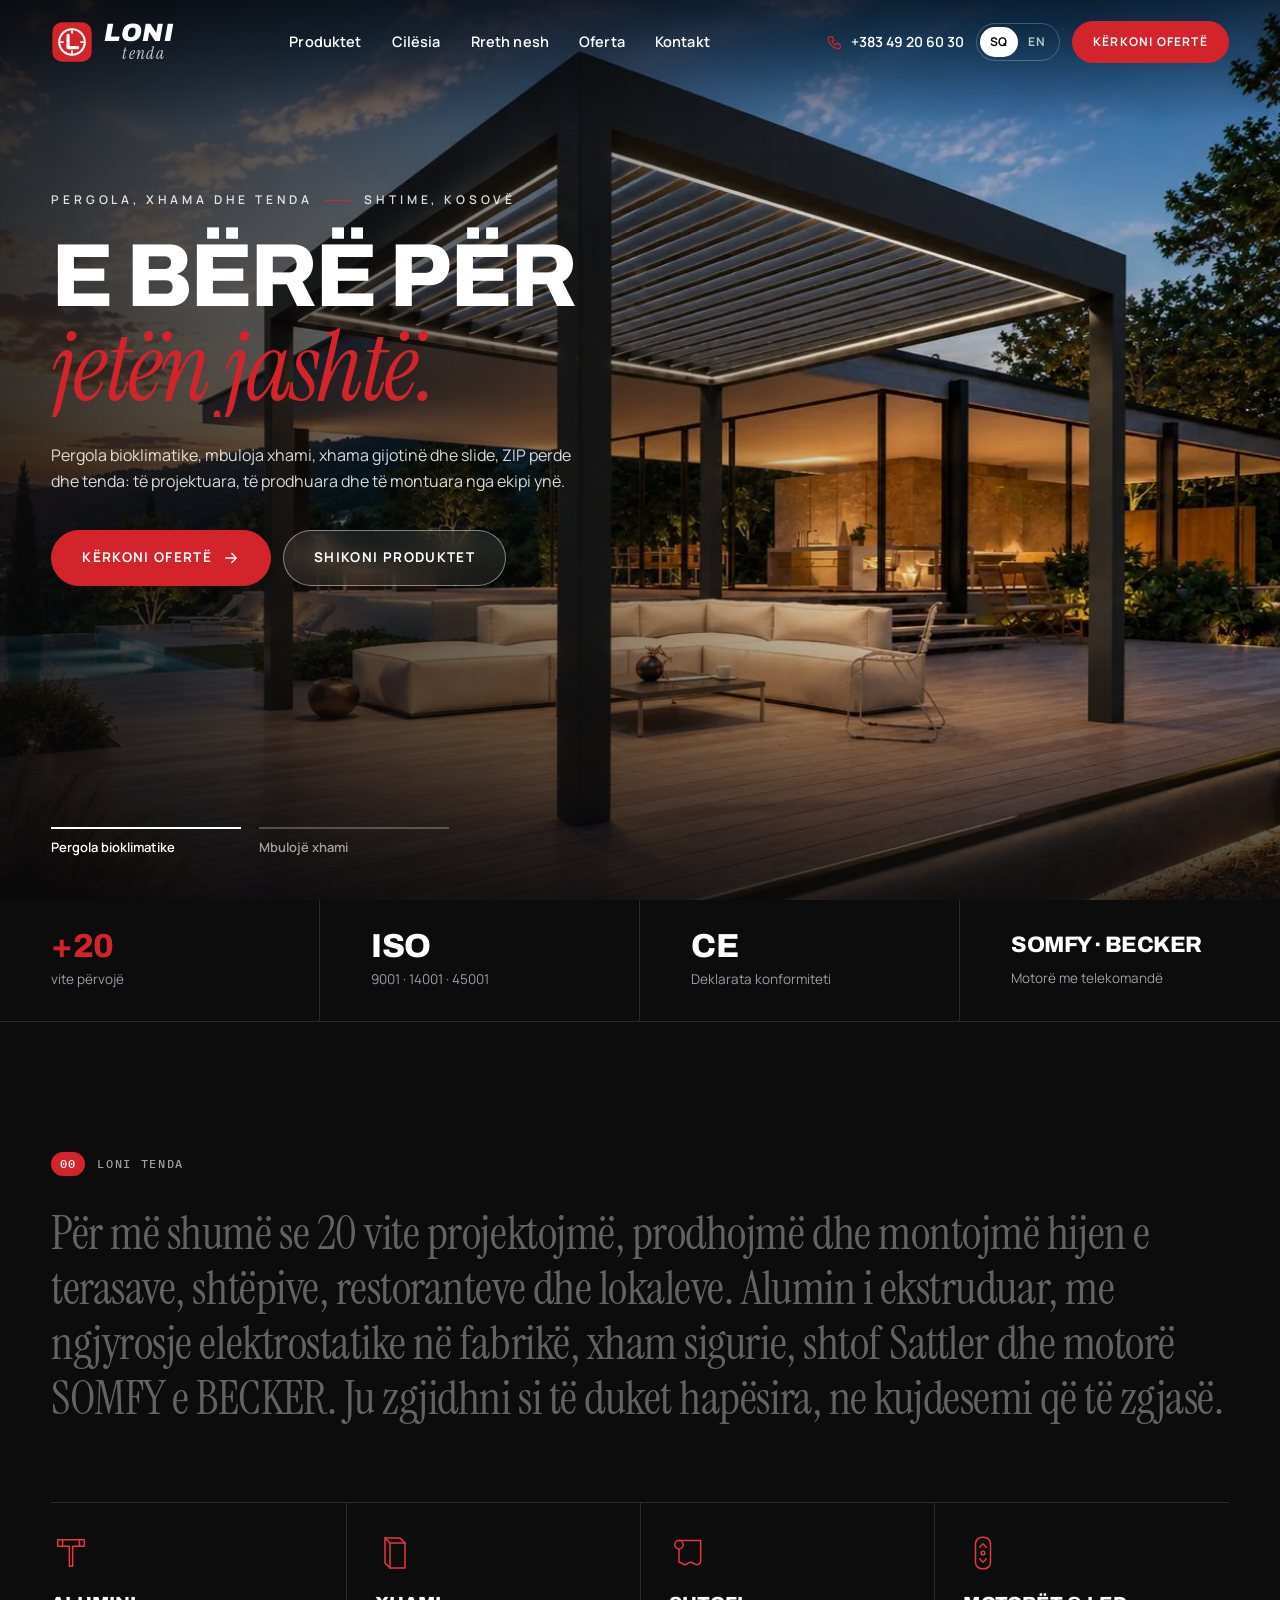
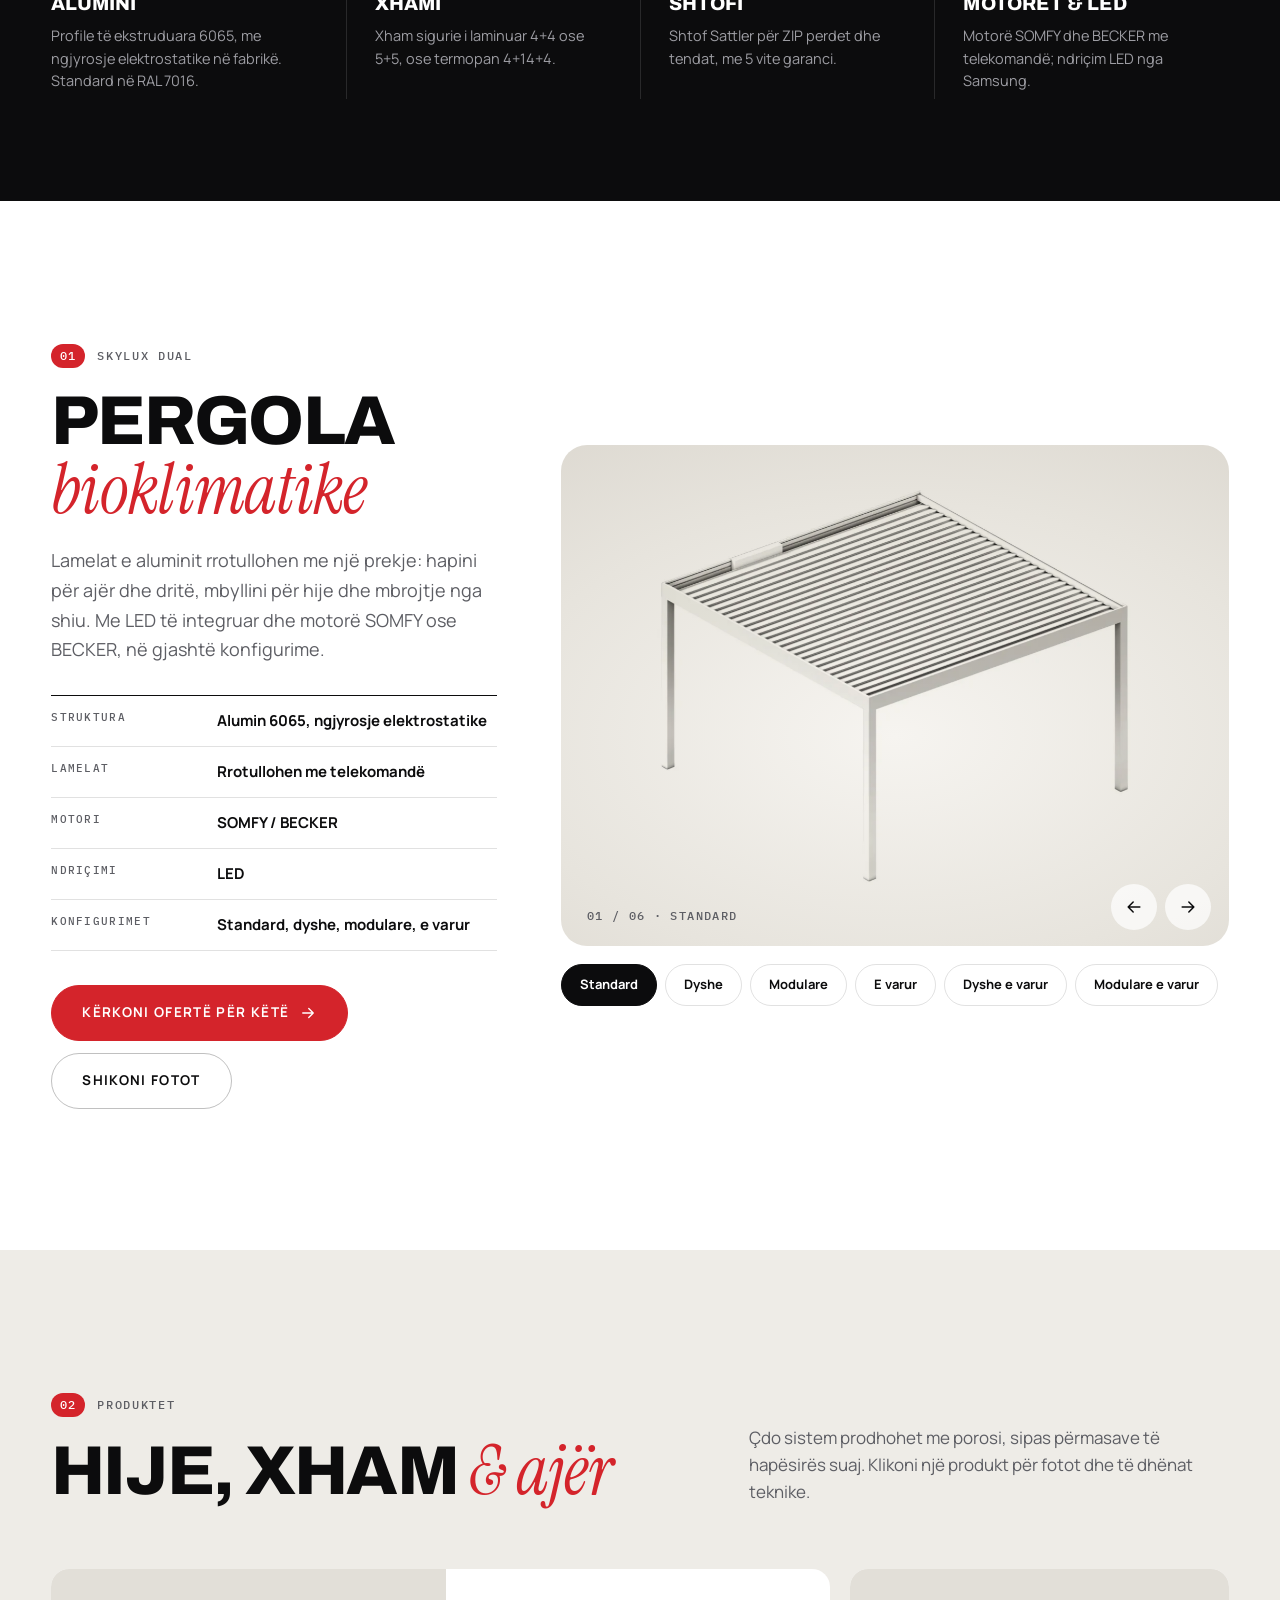
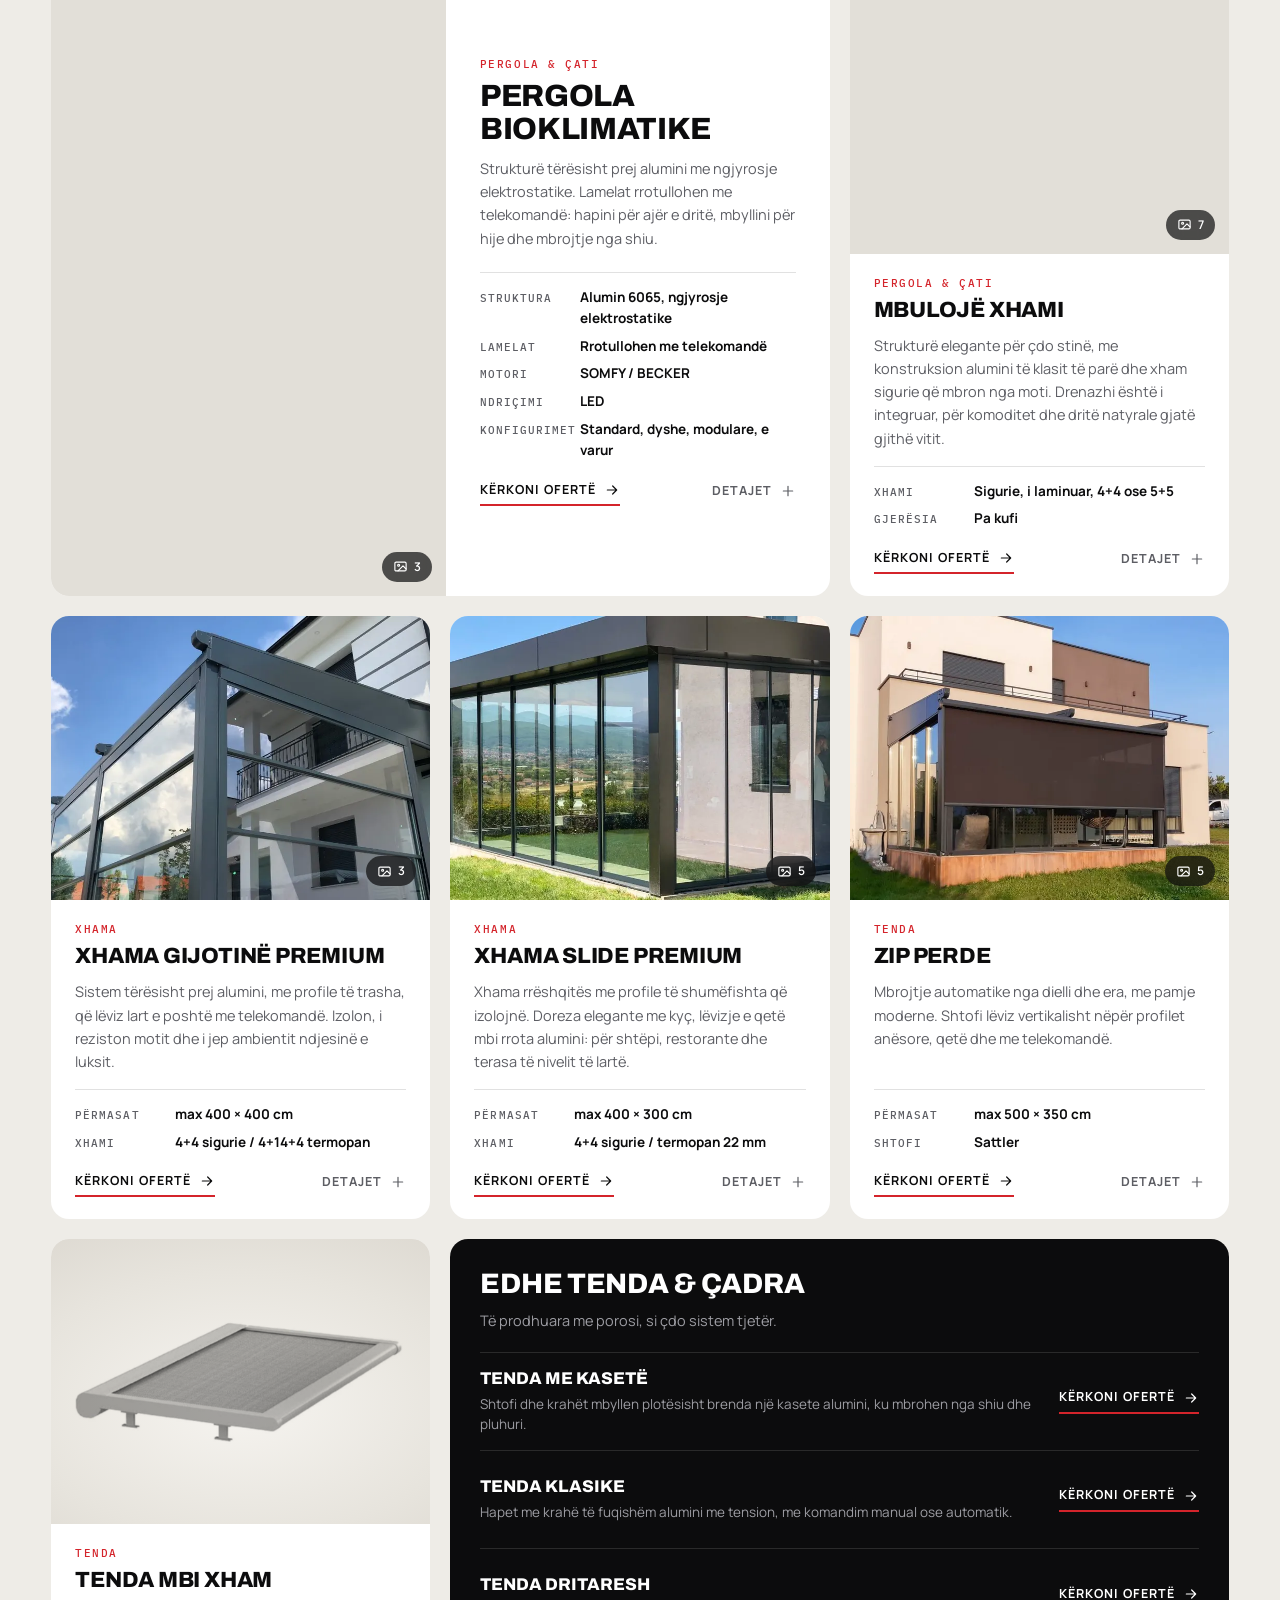
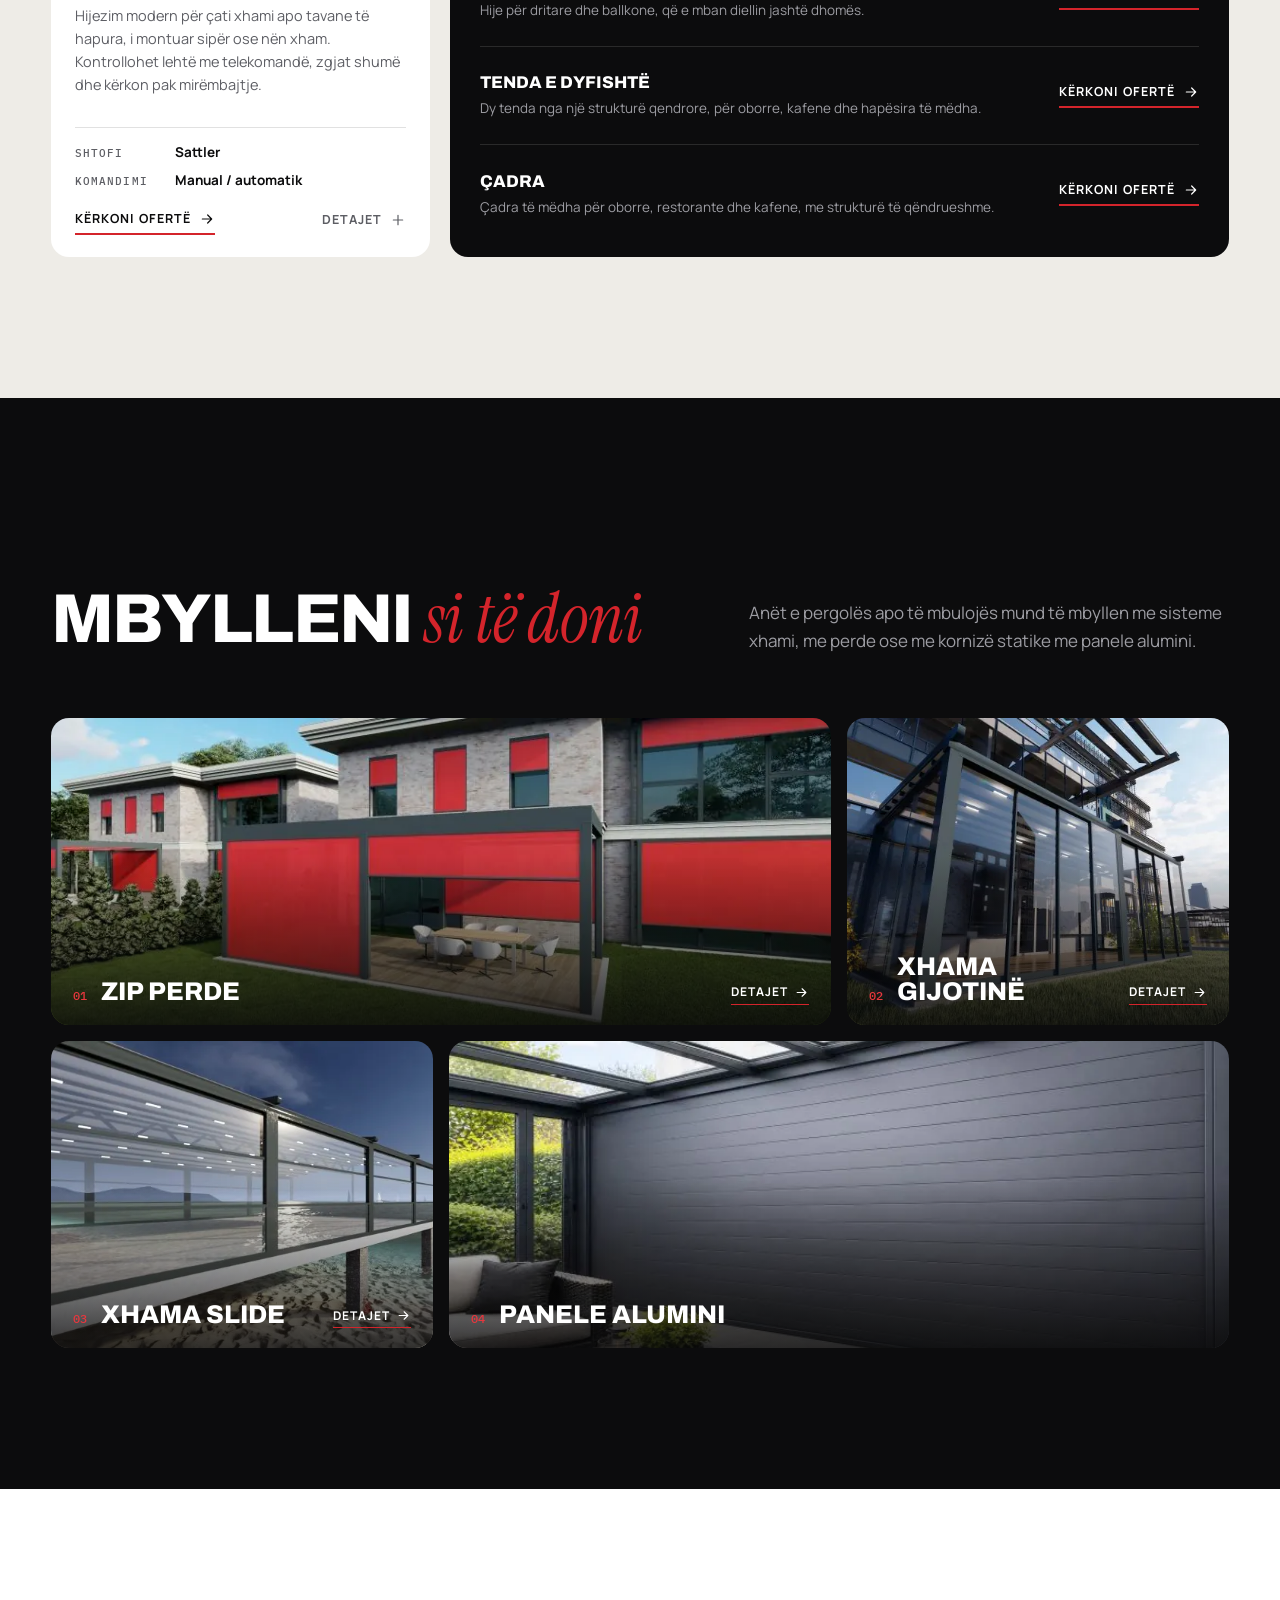
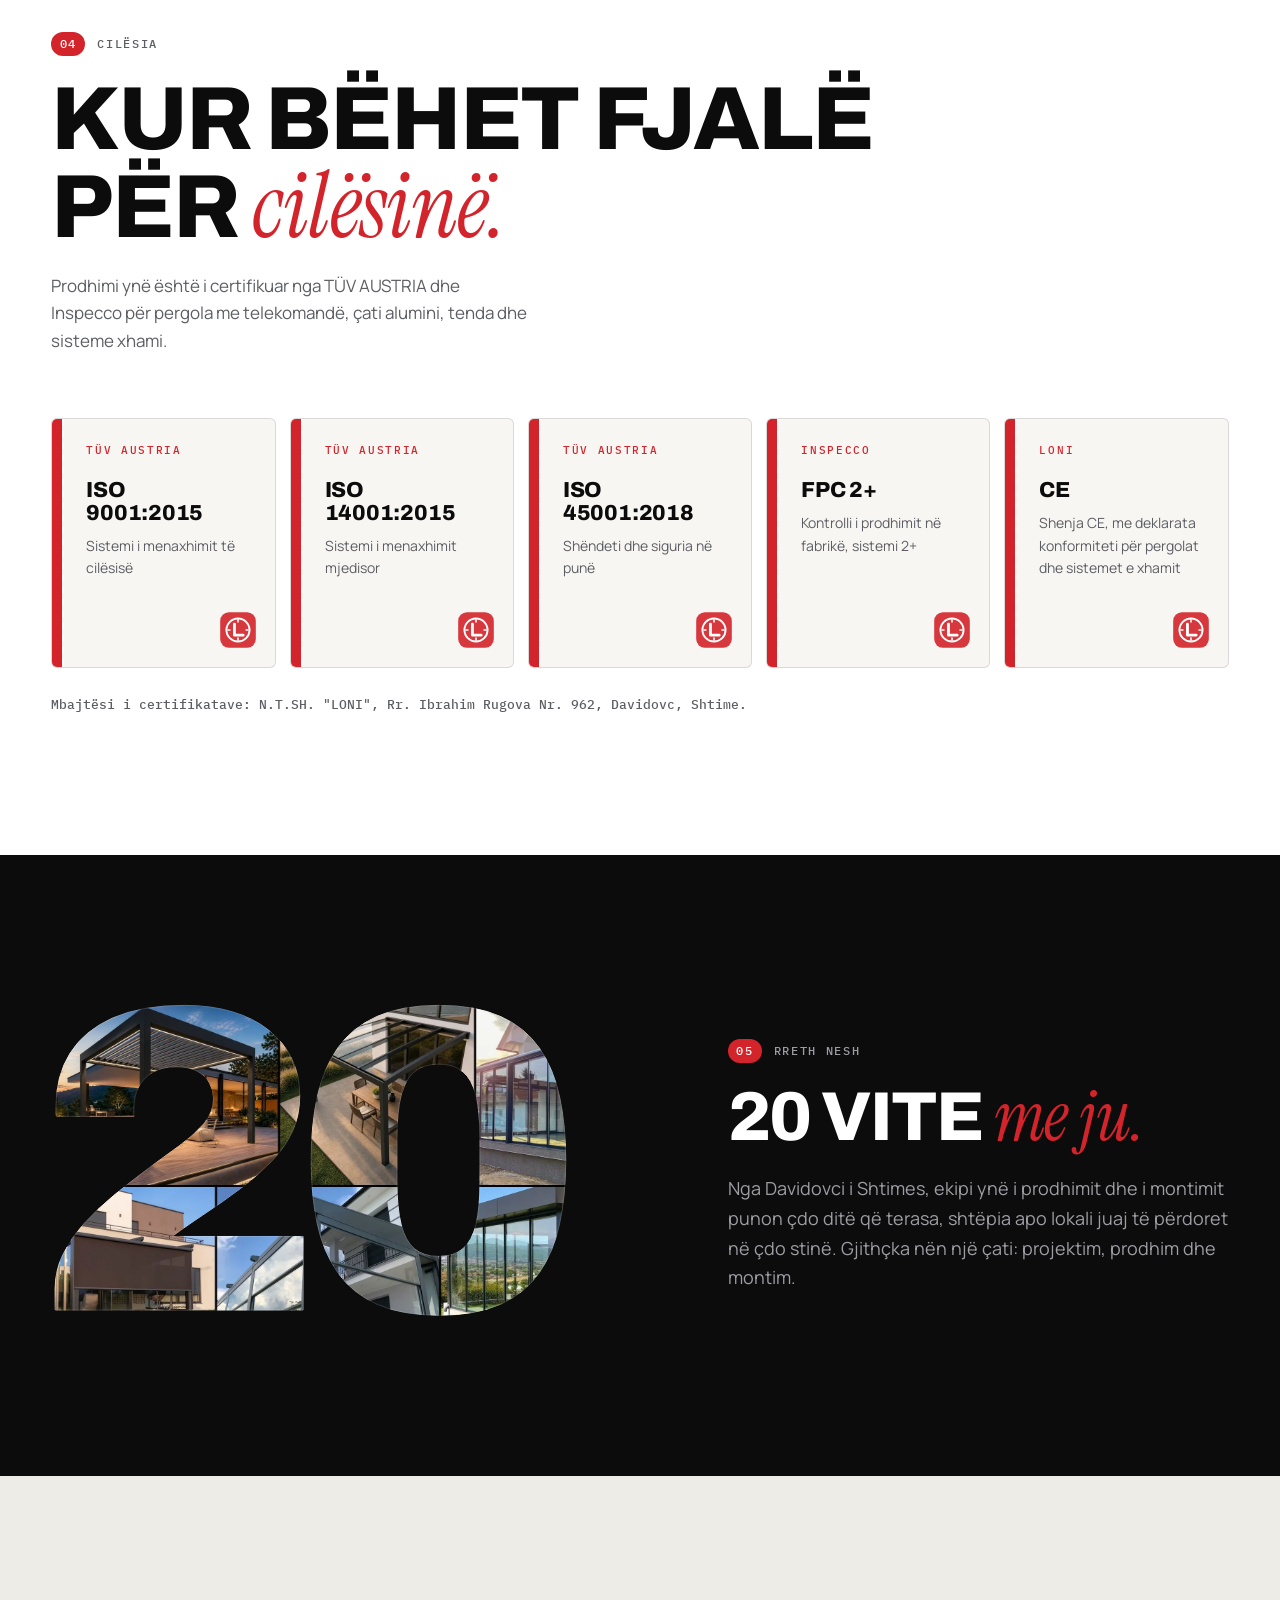
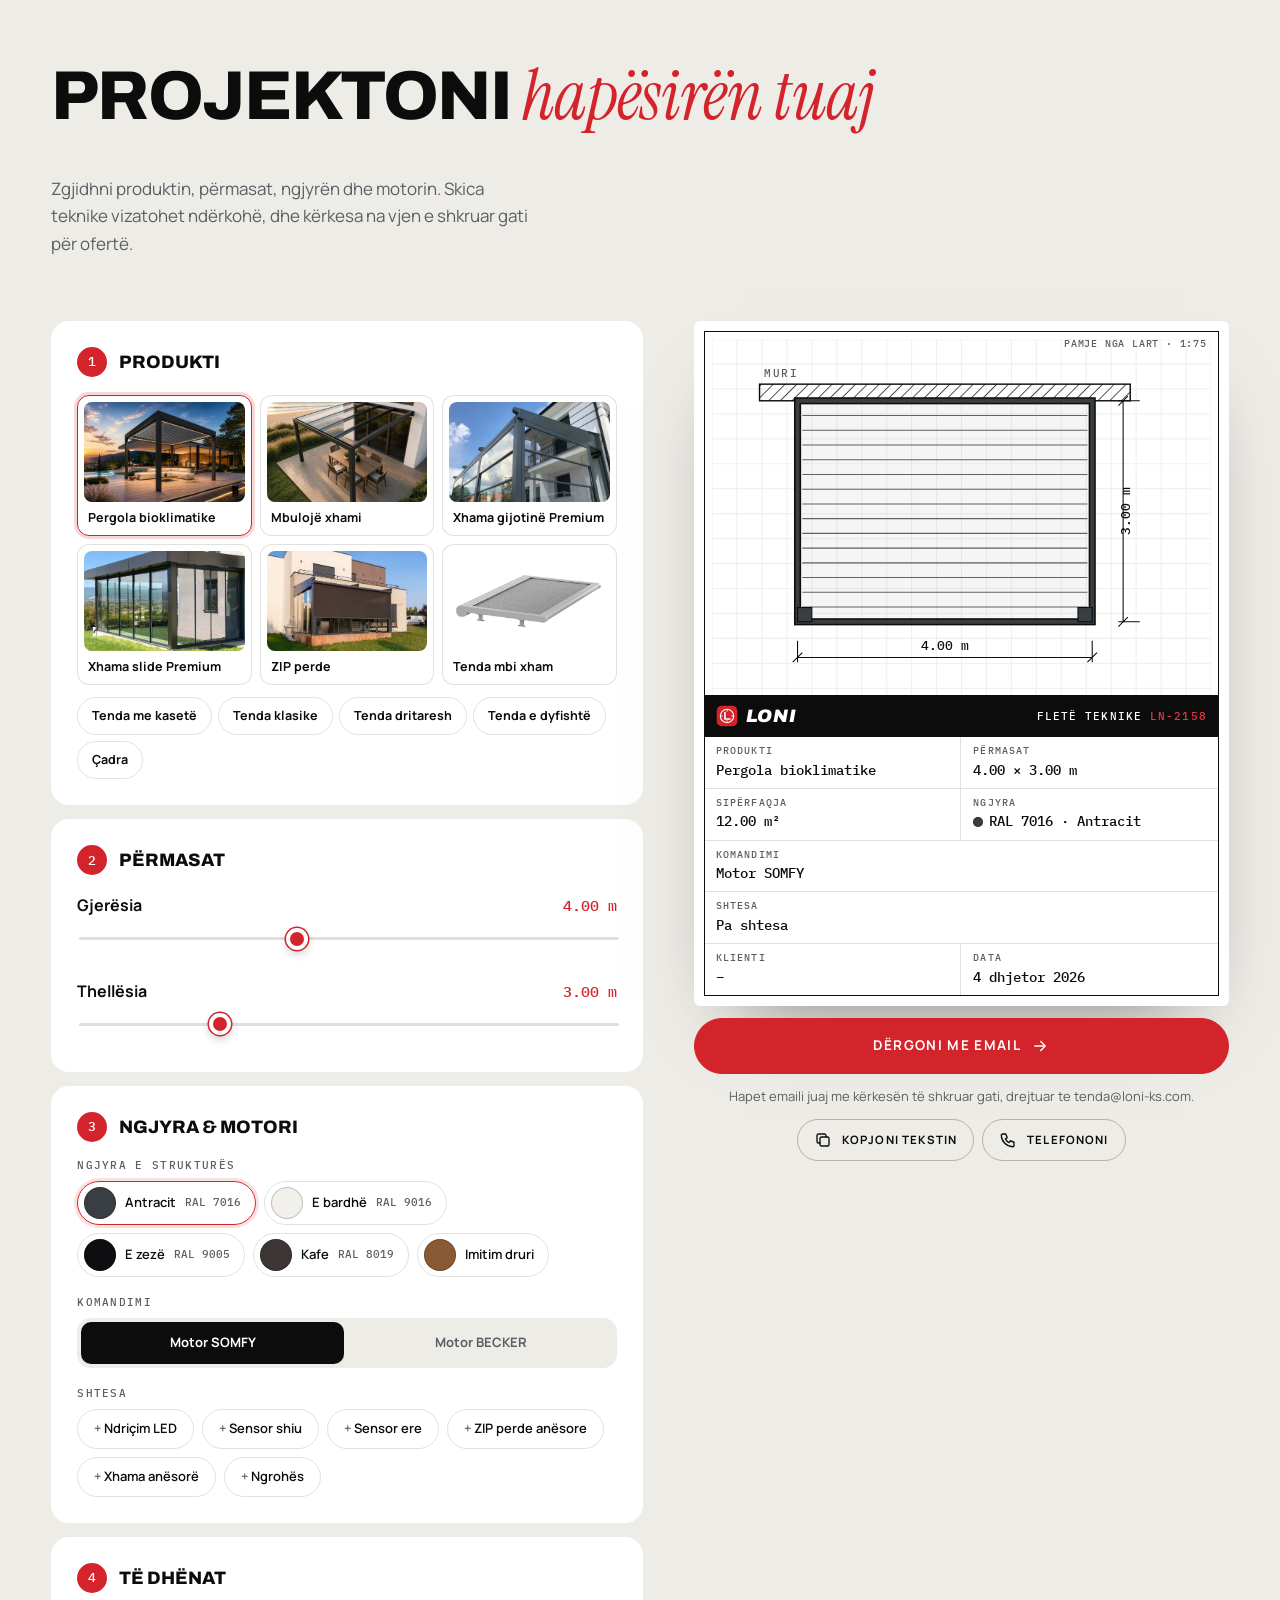
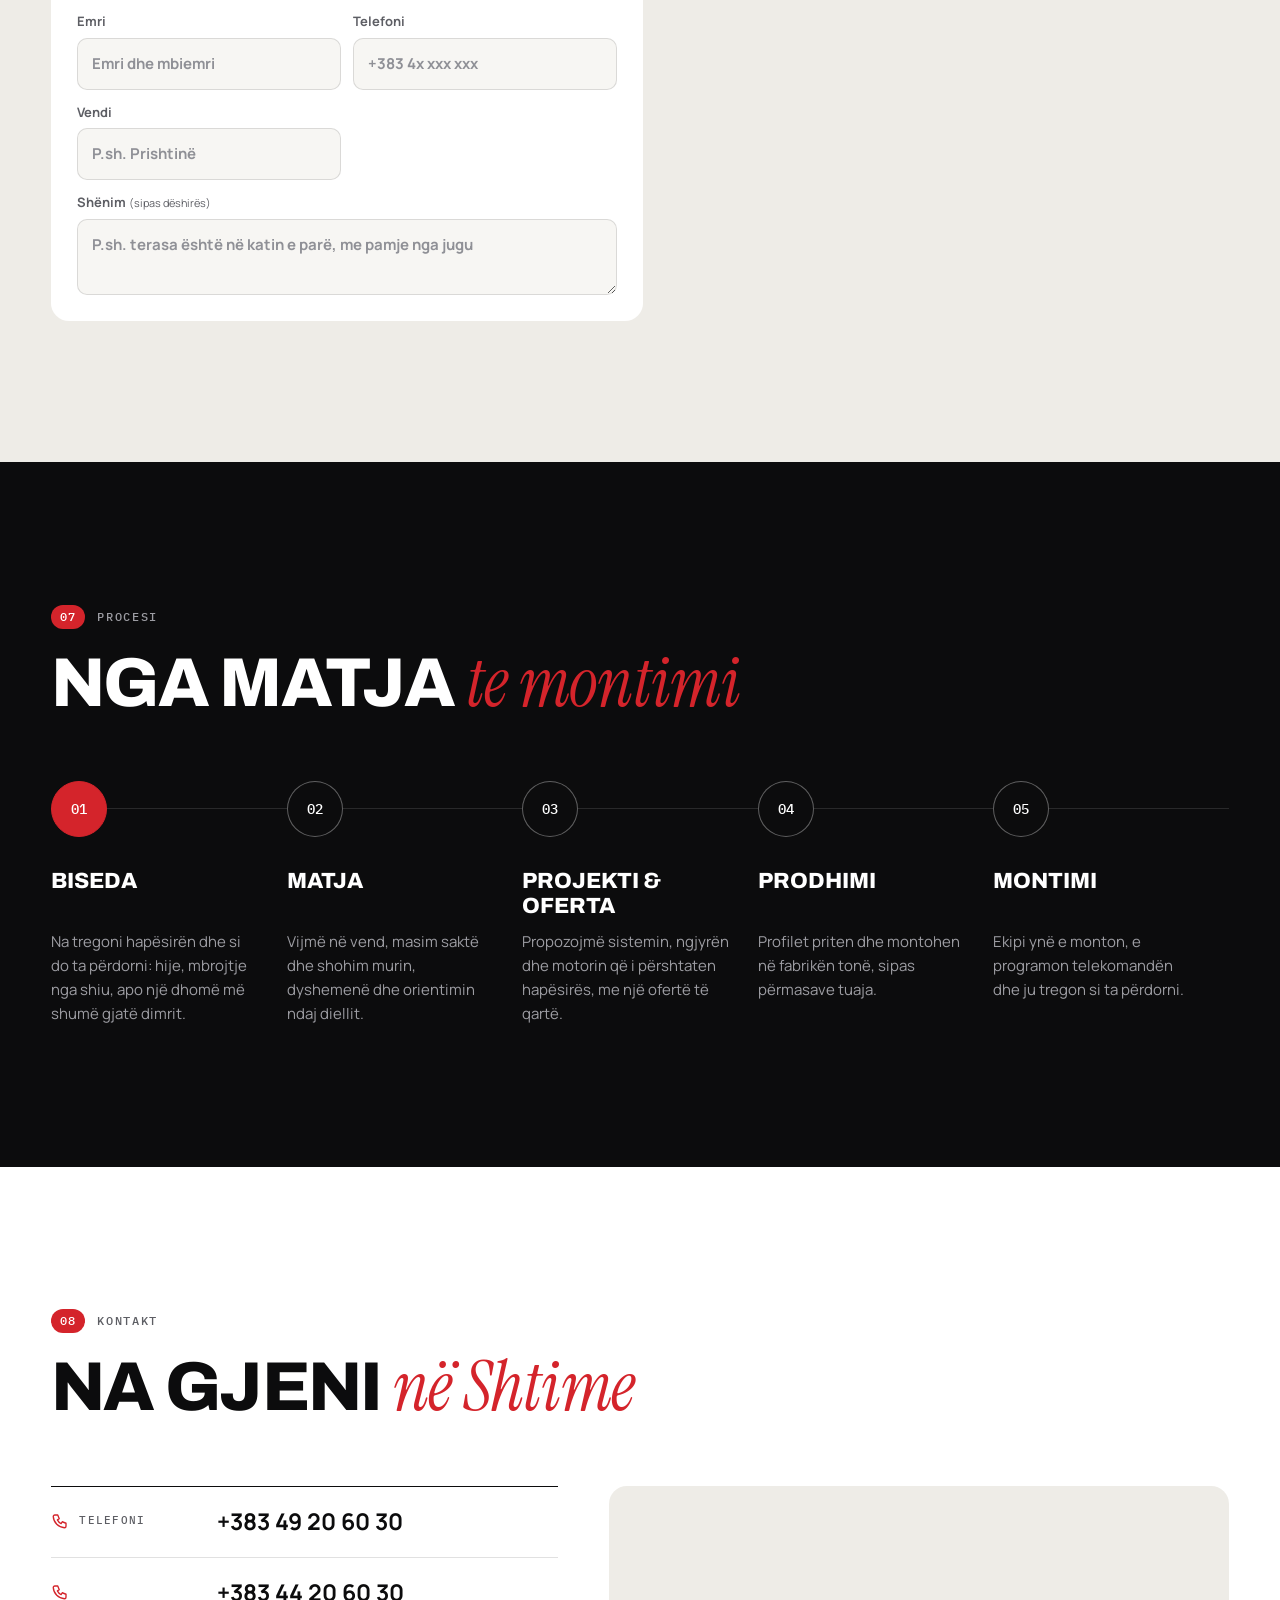
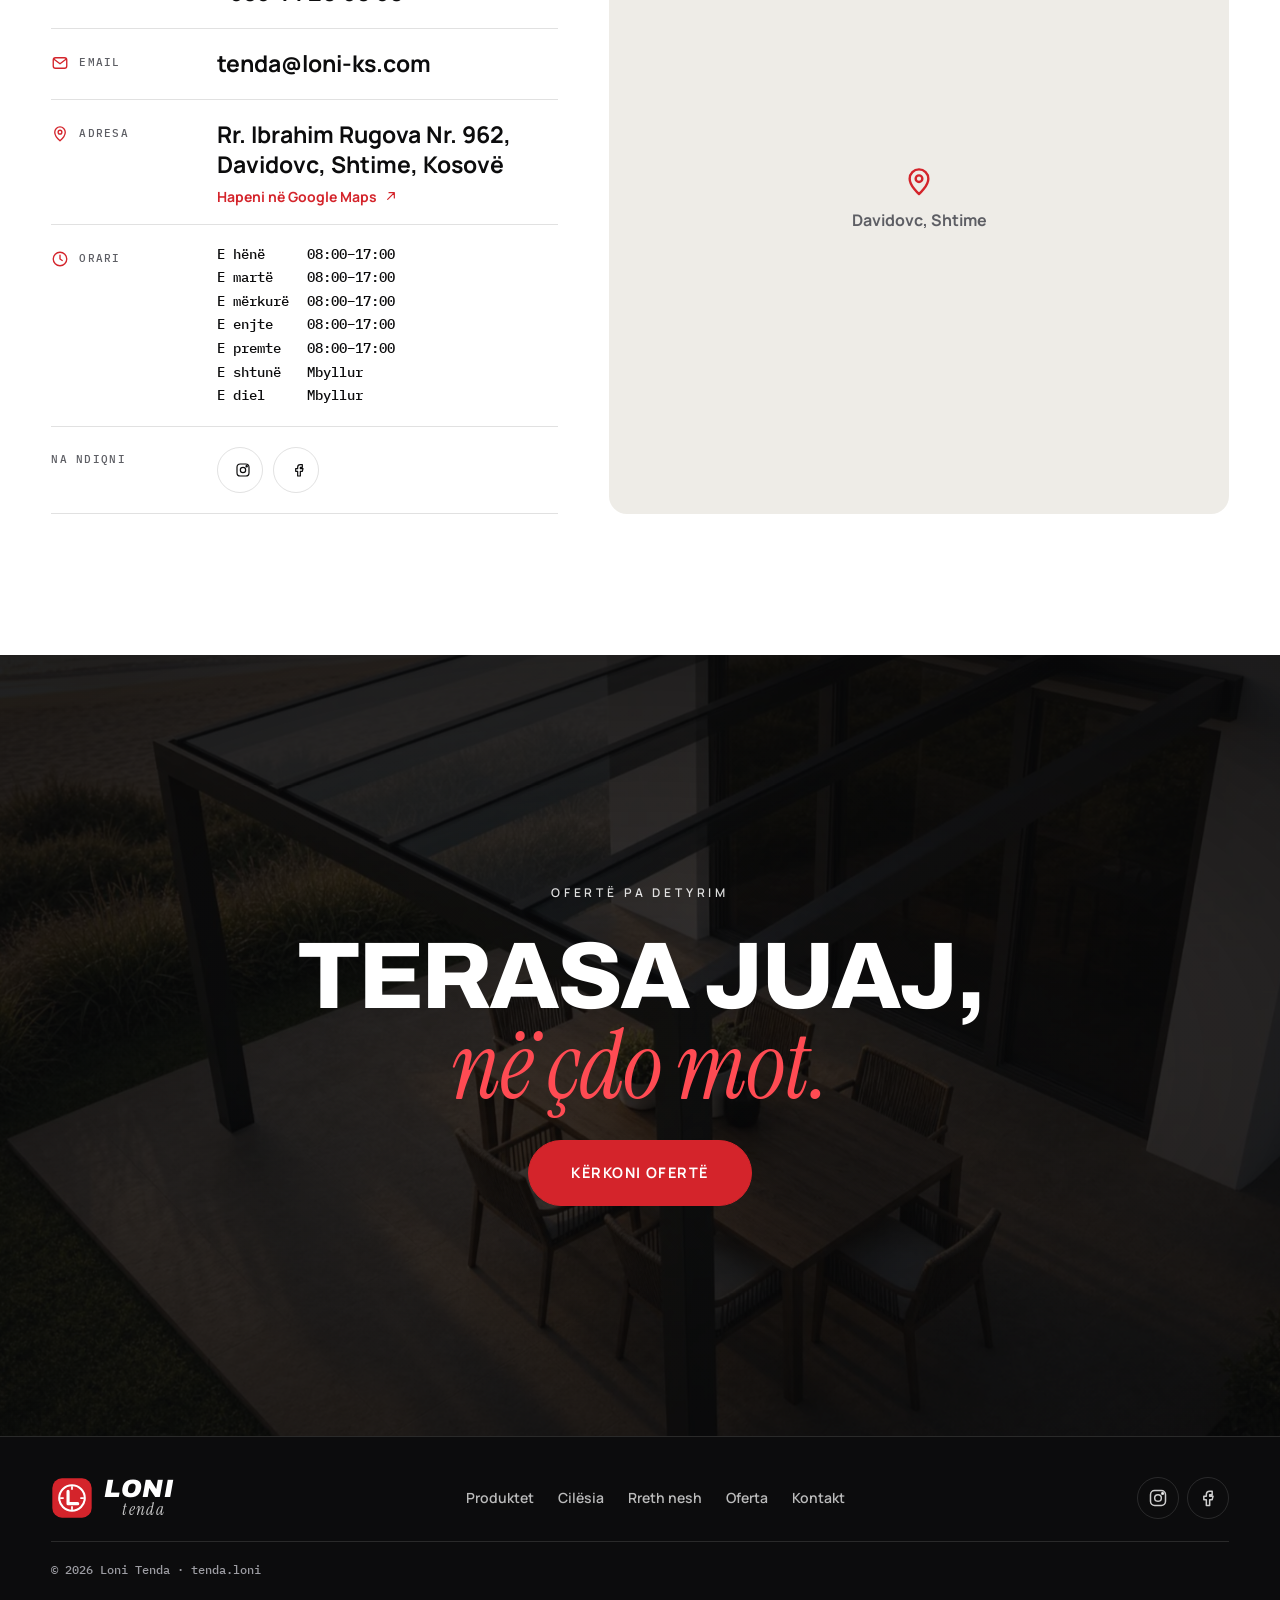
<file: index.html>
<!doctype html>
<html lang="sq">
<head>
  <meta charset="utf-8" />
  <meta name="viewport" content="width=device-width, initial-scale=1, viewport-fit=cover" />
  <title>Pergola bioklimatike, xhama dhe tenda · Loni Tenda, Shtime</title>
  <meta name="description" content="Pergola bioklimatike, mbuloja xhami, xhama gijotinë dhe slide, ZIP perde dhe tenda, të prodhuara në Shtime. +20 vite përvojë, ISO 9001. Kërkoni ofertë." />
  <meta name="theme-color" content="#0c0c0d" />
  <link rel="canonical" href="https://ariongj.github.io/LoniKS/" />
  <meta property="og:type" content="website" />
  <meta property="og:site_name" content="Loni Tenda" />
  <meta property="og:locale" content="sq_AL" />
  <meta property="og:locale:alternate" content="en_US" />
  <meta property="og:title" content="Loni Tenda · E bërë për jetën jashtë" />
  <meta property="og:description" content="Pergola bioklimatike, xhama dhe tenda të prodhuara në Shtime, me certifikim ISO dhe CE. +20 vite me ju." />
  <meta property="og:url" content="https://ariongj.github.io/LoniKS/" />
  <meta property="og:image" content="https://ariongj.github.io/LoniKS/assets/og.jpg" />
  <meta property="og:image:width" content="1200" />
  <meta property="og:image:height" content="630" />
  <meta property="og:image:type" content="image/jpeg" />
  <meta property="og:image:alt" content="Pergola bioklimatike Loni në mbrëmje, me ndriçim LED, mbi një tarracë me ndenjëse." />
  <meta name="twitter:card" content="summary_large_image" />
  <meta name="twitter:title" content="Loni Tenda · E bërë për jetën jashtë" />
  <meta name="twitter:description" content="Pergola bioklimatike, xhama dhe tenda të prodhuara në Shtime, me certifikim ISO dhe CE. +20 vite me ju." />
  <meta name="twitter:image" content="https://ariongj.github.io/LoniKS/assets/og.jpg" />
  <meta name="twitter:image:alt" content="Pergola bioklimatike Loni në mbrëmje, me ndriçim LED, mbi një tarracë me ndenjëse." />
  <link rel="icon" href="assets/favicon.svg" type="image/svg+xml" />
  <link rel="apple-touch-icon" href="assets/icon-180.png" />
  <link rel="manifest" href="site.webmanifest" />
  <link rel="preload" as="image" href="assets/img/bioklimatike.webp" imagesrcset="assets/img/bioklimatike-960.webp 960w, assets/img/bioklimatike.webp 1800w" imagesizes="100vw" fetchpriority="high" />
  <link rel="preload" as="font" type="font/woff2" href="assets/fonts/archivo-normal-1.woff2" crossorigin />
  <link rel="preload" as="font" type="font/woff2" href="assets/fonts/manrope-normal-0.woff2" crossorigin />
  <link rel="stylesheet" href="css/styles.css" />
  <noscript><style>.loader { display: none; } .reveal { opacity: 1; transform: none; }</style></noscript>
  <script type="application/ld+json">
  {
    "@context": "https://schema.org",
    "@graph": [
      {
        "@type": "HomeAndConstructionBusiness",
        "@id": "https://ariongj.github.io/LoniKS/#business",
        "name": "Loni Tenda",
        "legalName": "N.T.SH. LONI",
        "url": "https://ariongj.github.io/LoniKS/",
        "logo": "https://ariongj.github.io/LoniKS/assets/icon-512.png",
        "image": ["https://ariongj.github.io/LoniKS/assets/og.jpg", "https://ariongj.github.io/LoniKS/assets/img/bioklimatike.webp"],
        "description": "Prodhim dhe montim i pergolave bioklimatike, mbulojave të xhamit, xhamave gijotinë dhe slide, ZIP perdeve dhe tendave, në Shtime, Kosovë.",
        "email": "tenda@loni-ks.com",
        "telephone": ["+38349206030", "+38344206030"],
        "address": { "@type": "PostalAddress", "streetAddress": "Rr. Ibrahim Rugova Nr. 962, Davidovc", "addressLocality": "Shtime", "addressCountry": "XK" },
        "areaServed": { "@type": "Country", "name": "Kosovo" },
        "openingHoursSpecification": [
          { "@type": "OpeningHoursSpecification", "dayOfWeek": ["Monday", "Tuesday", "Wednesday", "Thursday", "Friday"], "opens": "08:00", "closes": "17:00" }
        ],
        "sameAs": ["https://www.instagram.com/tenda.loni/", "https://www.facebook.com/tenda.loni"],
        "hasCredential": [
          { "@type": "EducationalOccupationalCredential", "name": "ISO 9001:2015", "credentialCategory": "certification", "recognizedBy": { "@type": "Organization", "name": "TÜV AUSTRIA" } },
          { "@type": "EducationalOccupationalCredential", "name": "ISO 14001:2015", "credentialCategory": "certification", "recognizedBy": { "@type": "Organization", "name": "TÜV AUSTRIA" } },
          { "@type": "EducationalOccupationalCredential", "name": "ISO 45001:2018", "credentialCategory": "certification", "recognizedBy": { "@type": "Organization", "name": "TÜV AUSTRIA" } }
        ],
        "makesOffer": [
          { "@type": "Offer", "itemOffered": { "@type": "Product", "name": "Pergola bioklimatike" } },
          { "@type": "Offer", "itemOffered": { "@type": "Product", "name": "Mbulojë xhami" } },
          { "@type": "Offer", "itemOffered": { "@type": "Product", "name": "Xhama gijotinë" } },
          { "@type": "Offer", "itemOffered": { "@type": "Product", "name": "Xhama slide" } },
          { "@type": "Offer", "itemOffered": { "@type": "Product", "name": "ZIP perde" } },
          { "@type": "Offer", "itemOffered": { "@type": "Product", "name": "Tenda" } }
        ]
      },
      {
        "@type": "WebSite",
        "@id": "https://ariongj.github.io/LoniKS/#website",
        "url": "https://ariongj.github.io/LoniKS/",
        "name": "Loni Tenda",
        "inLanguage": "sq",
        "publisher": { "@id": "https://ariongj.github.io/LoniKS/#business" }
      }
    ]
  }
  </script>
</head>
<body>
  <a class="skip-link" href="#main" data-i18n="skip">Kaloni te përmbajtja</a>

  <!-- Loader: the badge, then the louvres open -->
  <div class="loader" id="loader" aria-hidden="true">
    <svg class="loader__mark" viewBox="0 0 48 48"><use href="#badge"/></svg>
    <div class="loader__slats"><i></i><i></i><i></i><i></i><i></i><i></i><i></i><i></i></div>
  </div>

  <svg width="0" height="0" style="position:absolute" aria-hidden="true">
    <symbol id="badge" viewBox="0 0 48 48">
      <rect x="1.5" y="1.5" width="45" height="45" rx="11" fill="#d4242b"/>
      <circle cx="24" cy="24" r="14.6" fill="none" stroke="#fff" stroke-width="2.4"/>
      <path d="M24 11.2v2.6M24 34.2v2.6M11.2 24h2.6M34.2 24h2.6" stroke="#fff" stroke-width="2" stroke-linecap="round"/>
      <path d="M19.5 16.5v14h11" fill="none" stroke="#fff" stroke-width="3.6" stroke-linecap="round" stroke-linejoin="round"/>
    </symbol>
  </svg>

  <div class="progress" aria-hidden="true"><span id="progressFill"></span></div>

  <!-- Header -->
  <header class="header" id="header">
    <div class="header__bar">
      <a class="brand" href="#top">
        <svg class="brand__badge" viewBox="0 0 48 48" aria-hidden="true"><use href="#badge"/></svg>
        <span class="brand__word"><b>LONI</b> <i>tenda</i></span>
      </a>
      <nav class="nav" id="nav" data-i18n-attr="aria-label:navMain" aria-label="Kryesore">
        <a href="#products"><span data-i18n="nav.products">Produktet</span></a>
        <a href="#quality"><span data-i18n="nav.quality">Cilësia</span></a>
        <a href="#story"><span data-i18n="nav.story">Rreth nesh</span></a>
        <a href="#offer"><span data-i18n="nav.offer">Oferta</span></a>
        <a href="#contact"><span data-i18n="nav.contact">Kontakt</span></a>
        <a class="btn btn--red nav__cta" href="#offer" data-i18n="cta.offer">Kërkoni ofertë</a>
      </nav>
      <div class="header__tools">
        <a class="header__phone" id="headerPhone" href="tel:+38349206030"><svg class="i" viewBox="0 0 24 24" aria-hidden="true"><path d="M5 4h4l2 5-2.5 1.5a11 11 0 0 0 5 5L15 13l5 2v4a2 2 0 0 1-2 2A16 16 0 0 1 3 6a2 2 0 0 1 2-2"/></svg><span>+383&nbsp;49&nbsp;20&nbsp;60&nbsp;30</span></a>
        <div class="lang" role="group" aria-label="Gjuha / Language">
          <button type="button" data-lang="sq" aria-pressed="true">SQ</button>
          <button type="button" data-lang="en" aria-pressed="false">EN</button>
        </div>
        <a class="btn btn--red header__cta" href="#offer" data-magnetic data-i18n="cta.offer">Kërkoni ofertë</a>
        <button class="burger" id="burger" type="button" aria-expanded="false" aria-controls="nav" data-i18n-attr="aria-label:menu" aria-label="Menyja">
          <span></span><span></span>
        </button>
      </div>
    </div>
  </header>

  <main id="main">
    <!-- Hero: photos that open through louvres -->
    <section class="hero" id="top" aria-labelledby="heroTitle">
      <div class="hero__media" id="heroMedia" aria-hidden="true">
        <div class="hero__img" id="heroImg"></div>
        <div class="hero__slats" id="heroSlats"></div>
      </div>
      <div class="hero__shade" aria-hidden="true"></div>

      <div class="hero__inner">
        <div class="hero__copy">
          <h1 id="heroTitle" class="hero__title"><span class="eyebrow hero__kicker"><span data-i18n="hero.kicker">Pergola, xhama dhe tenda</span> <i aria-hidden="true">–</i> <span data-i18n="hero.made">Shtime, Kosovë</span></span> <span class="hero__lines" data-i18n-html="hero.title"><span class="line">E bërë për</span> <span class="line"><em>jetën jashtë.</em></span></span></h1>
          <p class="hero__lead" data-i18n="hero.lead">Pergola bioklimatike, mbuloja xhami, xhama gijotinë dhe slide, ZIP perde dhe tenda: të projektuara, të prodhuara dhe të montuara nga ekipi ynë.</p>
          <div class="hero__actions">
            <a class="btn btn--red btn--lg" href="#offer" data-magnetic><span data-i18n="cta.offer">Kërkoni ofertë</span><svg class="i" viewBox="0 0 24 24" aria-hidden="true"><path d="M5 12h14M13 6l6 6-6 6"/></svg></a>
            <a class="btn btn--glass btn--lg" href="#products" data-magnetic><span data-i18n="cta.products">Shikoni produktet</span></a>
          </div>
        </div>

        <div class="hero__foot">
          <div class="slides" id="heroNav" role="group" data-i18n-attr="aria-label:hero.slides" aria-label="Fotot"></div>
          <div class="hero__ctrl">
            <button type="button" class="round round--glass" id="heroPrev" data-i18n-attr="aria-label:prev" aria-label="E mëparshmja"><svg class="i" viewBox="0 0 24 24" aria-hidden="true"><path d="M19 12H5M11 6l-6 6 6 6"/></svg></button>
            <button type="button" class="round round--glass" id="heroNext" data-i18n-attr="aria-label:next" aria-label="Tjetra"><svg class="i" viewBox="0 0 24 24" aria-hidden="true"><path d="M5 12h14M13 6l6 6-6 6"/></svg></button>
          </div>
        </div>
      </div>
    </section>

    <!-- Proof bar -->
    <ul class="proof">
      <li><b class="js-yplus">+20</b><span data-i18n="proof.years">vite përvojë</span></li>
      <li><b>ISO</b><span>9001 · 14001 · 45001</span></li>
      <li><b>CE</b><span data-i18n="proof.ce">Deklarata konformiteti</span></li>
      <li><b>SOMFY · BECKER</b><span data-i18n="proof.motors">Motorë me telekomandë</span></li>
    </ul>

    <!-- Intro -->
    <section class="intro" id="intro" aria-label="Loni">
      <div class="container intro__grid">
        <p class="kicker reveal"><span class="kicker__n">00</span><span>Loni tenda</span></p>
        <p class="manifesto" id="manifesto" data-i18n="intro.text">Për më shumë se 20 vite projektojmë, prodhojmë dhe montojmë hijen e terasave, shtëpive, restoranteve dhe lokaleve. Alumin i ekstruduar, me ngjyrosje elektrostatike në fabrikë, xham sigurie, shtof Sattler dhe motorë SOMFY e BECKER. Ju zgjidhni si të duket hapësira, ne kujdesemi që të zgjasë.</p>
        <ul class="materials" id="materials"></ul>
      </div>
    </section>

    <!-- Featured: bioclimatic pergola configurations -->
    <section class="feature" id="feature" aria-labelledby="featureTitle">
      <div class="container feature__grid">
        <div class="feature__head">
          <p class="kicker reveal"><span class="kicker__n">01</span><span id="featureKicker">Skylux Dual</span></p>
          <h2 id="featureTitle" class="h2 reveal" data-i18n-html="feature.title">Pergola <em>bioklimatike</em></h2>
          <p class="lead reveal" data-i18n="feature.lead">Lamelat e aluminit rrotullohen me një prekje: hapini për ajër dhe dritë, mbyllini për hije dhe mbrojtje nga shiu. Me LED të integruar dhe motorë SOMFY ose BECKER, në gjashtë konfigurime.</p>
        </div>
        <div class="configs reveal">
          <div class="configs__stage">
            <div class="configs__imgs" id="configStage"></div>
            <span class="configs__label" id="configLabel" aria-live="polite"></span>
            <div class="configs__nav">
              <button type="button" class="round" id="configPrev" data-i18n-attr="aria-label:prev" aria-label="E mëparshmja"><svg class="i" viewBox="0 0 24 24" aria-hidden="true"><path d="M19 12H5M11 6l-6 6 6 6"/></svg></button>
              <button type="button" class="round" id="configNext" data-i18n-attr="aria-label:next" aria-label="Tjetra"><svg class="i" viewBox="0 0 24 24" aria-hidden="true"><path d="M5 12h14M13 6l6 6-6 6"/></svg></button>
            </div>
          </div>
          <div class="configs__tabs" id="configTabs" role="group" data-i18n-attr="aria-label:feature.configs" aria-label="Konfigurimet"></div>
        </div>
        <div class="feature__details">
          <dl class="specs reveal" id="featureSpecs"></dl>
          <div class="feature__actions reveal">
            <button type="button" class="btn btn--red btn--lg" data-quote="pergola"><span data-i18n="cta.offerThis">Kërkoni ofertë për këtë</span><svg class="i" viewBox="0 0 24 24" aria-hidden="true"><path d="M5 12h14M13 6l6 6-6 6"/></svg></button>
            <button type="button" class="btn btn--line btn--lg" data-gallery="pergola" data-i18n="cta.photos">Shikoni fotot</button>
          </div>
        </div>
      </div>
    </section>

    <!-- Products -->
    <section class="products" id="products" aria-labelledby="productsTitle">
      <div class="container">
        <div class="section-head section-head--row">
          <div>
            <p class="kicker reveal"><span class="kicker__n">02</span><span data-i18n="products.kicker">Produktet</span></p>
            <h2 id="productsTitle" class="h2 reveal" data-i18n-html="products.title">Hije, xham <em>&amp; ajër</em></h2>
          </div>
          <p class="section-head__lead reveal" data-i18n="products.lead">Çdo sistem prodhohet me porosi, sipas përmasave të hapësirës suaj. Klikoni një produkt për fotot dhe të dhënat teknike.</p>
        </div>
        <ul class="catalog" id="catalog"></ul>
      </div>
    </section>

    <!-- Side closures -->
    <section class="closures" id="closures" aria-labelledby="closuresTitle">
      <div class="container">
        <div class="section-head section-head--row">
          <div>
            <p class="kicker reveal"><span class="kicker__n">03</span><span data-i18n="closures.kicker">Mbyllje anësore</span></p>
            <h2 id="closuresTitle" class="h2 reveal" data-i18n-html="closures.title">Mbylleni <em>si të doni</em></h2>
          </div>
          <p class="section-head__lead reveal" data-i18n="closures.lead">Anët e pergolës apo të mbulojës mund të mbyllen me sisteme xhami, me perde ose me kornizë statike me panele alumini.</p>
        </div>
        <ul class="closures__grid" id="closureGrid"></ul>
      </div>
    </section>

    <!-- Quality -->
    <section class="quality" id="quality" aria-labelledby="qualityTitle">
      <div class="container">
        <div class="quality__head">
          <p class="kicker reveal"><span class="kicker__n">04</span><span data-i18n="quality.kicker">Cilësia</span></p>
          <h2 id="qualityTitle" class="h2 h2--xl reveal" data-i18n-html="quality.title">Kur bëhet fjalë për <em>cilësinë.</em></h2>
          <p class="section-head__lead reveal" data-i18n="quality.lead">Prodhimi ynë është i certifikuar nga TÜV AUSTRIA dhe Inspecco për pergola me telekomandë, çati alumini, tenda dhe sisteme xhami.</p>
        </div>
        <ul class="certs" id="certs"></ul>
        <p class="quality__holder reveal" id="certHolder"></p>
      </div>
    </section>

    <!-- 20 years -->
    <section class="story" id="story" aria-labelledby="storyTitle">
      <div class="container story__grid">
        <div class="story__num reveal" aria-hidden="true"><span id="storyNum">20</span></div>
        <div class="story__copy">
          <p class="kicker reveal"><span class="kicker__n">05</span><span data-i18n="story.kicker">Rreth nesh</span></p>
          <h2 id="storyTitle" class="h2 reveal" data-i18n-html="story.title"><span class="js-years">20</span> vite <em>me ju.</em></h2>
          <p class="lead reveal" data-i18n="story.lead">Nga Davidovci i Shtimes, ekipi ynë i prodhimit dhe i montimit punon çdo ditë që terasa, shtëpia apo lokali juaj të përdoret në çdo stinë. Gjithçka nën një çati: projektim, prodhim dhe montim.</p>
          <div class="story__photos" id="storyPhotos"></div>
        </div>
      </div>
    </section>

    <!-- Quote builder -->
    <section class="offer" id="offer" aria-labelledby="offerTitle">
      <div class="container">
        <div class="section-head section-head--row">
          <div>
            <p class="kicker reveal"><span class="kicker__n">06</span><span data-i18n="offer.kicker">Oferta</span></p>
            <h2 id="offerTitle" class="h2 reveal" tabindex="-1" data-i18n-html="offer.title">Projektoni <em>hapësirën tuaj</em></h2>
          </div>
          <p class="section-head__lead reveal" data-i18n="offer.lead">Zgjidhni produktin, përmasat, ngjyrën dhe motorin. Skica teknike vizatohet ndërkohë, dhe kërkesa na vjen e shkruar gati për ofertë.</p>
        </div>

        <div class="offer__grid">
          <form class="steps" id="offerForm" novalidate>
            <fieldset class="step reveal">
              <legend><span class="step__n">1</span><span data-i18n="o.product">Produkti</span></legend>
              <div class="pick" id="pickProduct"></div>
            </fieldset>

            <fieldset class="step reveal">
              <legend><span class="step__n">2</span><span data-i18n="o.size">Përmasat</span></legend>
              <div class="dims">
                <div class="dim">
                  <div class="dim__row"><label for="dimW" data-i18n="o.width">Gjerësia</label><output id="dimWOut" for="dimW">4.00 m</output></div>
                  <input type="range" id="dimW" class="range" min="2" max="7" step="0.1" value="4" />
                </div>
                <div class="dim" id="dimDWrap">
                  <div class="dim__row"><label for="dimD" id="dimDLabel">Thellësia</label><output id="dimDOut" for="dimD">3.00 m</output></div>
                  <input type="range" id="dimD" class="range" min="2" max="6" step="0.1" value="3" />
                </div>
              </div>
            </fieldset>

            <fieldset class="step reveal">
              <legend><span class="step__n">3</span><span data-i18n="o.finish">Ngjyra &amp; motori</span></legend>
              <p class="step__label" data-i18n="o.frame">Ngjyra e strukturës</p>
              <div class="swatches" id="pickColor"></div>
              <div id="fabricWrap">
                <p class="step__label" data-i18n="o.fabric">Shtofi</p>
                <div class="swatches" id="pickFabric"></div>
              </div>
              <div id="driveWrap">
                <p class="step__label" data-i18n="o.drive">Komandimi</p>
                <div class="seg" id="pickDrive"></div>
              </div>
              <div id="extrasWrap">
                <p class="step__label" data-i18n="o.extras">Shtesa</p>
                <div class="chips" id="pickExtras"></div>
              </div>
            </fieldset>

            <fieldset class="step reveal">
              <legend><span class="step__n">4</span><span data-i18n="o.you">Të dhënat</span></legend>
              <div class="fields">
                <label class="field"><span data-i18n="o.name">Emri</span><input id="fName" name="name" type="text" autocomplete="name" required data-i18n-attr="placeholder:o.nameP" placeholder="Emri dhe mbiemri" /></label>
                <label class="field"><span data-i18n="o.phone">Telefoni</span><input id="fPhone" name="phone" type="tel" autocomplete="tel" inputmode="tel" required placeholder="+383 4x xxx xxx" /></label>
                <label class="field"><span data-i18n="o.place">Vendi</span><input id="fPlace" name="place" type="text" autocomplete="address-level2" data-i18n-attr="placeholder:o.placeP" placeholder="P.sh. Prishtinë" /></label>
                <label class="field field--wide"><span><span data-i18n="o.note">Shënim</span> <small data-i18n="o.optional">(sipas dëshirës)</small></span><textarea id="fNote" name="note" rows="2" maxlength="600" data-i18n-attr="placeholder:o.noteP" placeholder="P.sh. terasa është në katin e parë, me pamje nga jugu"></textarea></label>
              </div>
            </fieldset>
          </form>

          <div class="sheet-wrap">
            <div class="sheet" id="sheet">
              <div class="sheet__draw">
                <svg class="plan" id="plan" viewBox="0 0 420 300" role="img" data-i18n-attr="aria-label:o.planLabel" aria-label="Skica teknike e produktit të zgjedhur"></svg>
                <span class="sheet__view" id="planView"></span>
              </div>
              <dl class="sheet__block">
                <div class="sheet__title"><dt><svg viewBox="0 0 48 48" aria-hidden="true"><use href="#badge"/></svg>LONI</dt><dd><span data-i18n="s.sheet">Fletë teknike</span> <b id="sNo">LN-0000</b></dd></div>
                <div><dt data-i18n="s.product">Produkti</dt><dd id="sProduct">–</dd></div>
                <div><dt data-i18n="s.size">Përmasat</dt><dd id="sSize">–</dd></div>
                <div><dt data-i18n="s.area">Sipërfaqja</dt><dd id="sArea">–</dd></div>
                <div><dt data-i18n="s.color">Ngjyra</dt><dd id="sColor">–</dd></div>
                <div id="sDriveRow" class="sheet__wide"><dt data-i18n="s.drive">Komandimi</dt><dd id="sDrive">–</dd></div>
                <div class="sheet__wide"><dt data-i18n="s.extras">Shtesa</dt><dd id="sExtras">–</dd></div>
                <div><dt data-i18n="s.client">Klienti</dt><dd id="sClient">–</dd></div>
                <div><dt data-i18n="s.date">Data</dt><dd id="sDate">–</dd></div>
              </dl>
              <div class="sheet__stamp" id="sStamp" aria-hidden="true"><span data-i18n="s.stamp">Gati</span></div>
            </div>
            <p class="form-error" id="formError" role="alert" hidden></p>
            <button type="submit" form="offerForm" class="btn btn--red btn--lg btn--block" id="offerSubmit">
              <span id="submitLabel">Dërgoni kërkesën</span>
              <svg class="i" viewBox="0 0 24 24" aria-hidden="true"><path d="M5 12h14M13 6l6 6-6 6"/></svg>
            </button>
            <p class="sheet__fine" id="formFine"></p>
            <div class="sheet__alt" id="offerAlt"></div>
          </div>
        </div>
      </div>
    </section>

    <!-- Process -->
    <section class="process" id="process" aria-labelledby="processTitle">
      <div class="container">
        <div class="section-head">
          <p class="kicker reveal"><span class="kicker__n">07</span><span data-i18n="process.kicker">Procesi</span></p>
          <h2 id="processTitle" class="h2 reveal" data-i18n-html="process.title">Nga matja <em>te montimi</em></h2>
        </div>
        <ol class="timeline">
          <li class="reveal"><span class="timeline__n">01</span><h3 data-i18n="p1.t">Biseda</h3><p data-i18n="p1.d">Na tregoni hapësirën dhe si do ta përdorni: hije, mbrojtje nga shiu, apo një dhomë më shumë gjatë dimrit.</p></li>
          <li class="reveal"><span class="timeline__n">02</span><h3 data-i18n="p2.t">Matja</h3><p data-i18n="p2.d">Vijmë në vend, masim saktë dhe shohim murin, dyshemenë dhe orientimin ndaj diellit.</p></li>
          <li class="reveal"><span class="timeline__n">03</span><h3 data-i18n="p3.t">Projekti &amp; oferta</h3><p data-i18n="p3.d">Propozojmë sistemin, ngjyrën dhe motorin që i përshtaten hapësirës, me një ofertë të qartë.</p></li>
          <li class="reveal"><span class="timeline__n">04</span><h3 data-i18n="p4.t">Prodhimi</h3><p data-i18n="p4.d">Profilet priten dhe montohen në fabrikën tonë, sipas përmasave tuaja.</p></li>
          <li class="reveal"><span class="timeline__n">05</span><h3 data-i18n="p5.t">Montimi</h3><p data-i18n="p5.d">Ekipi ynë e monton, e programon telekomandën dhe ju tregon si ta përdorni.</p></li>
        </ol>
      </div>
    </section>

    <!-- Contact -->
    <section class="contact" id="contact" aria-labelledby="contactTitle">
      <div class="container">
        <div class="section-head">
          <p class="kicker reveal"><span class="kicker__n">08</span><span data-i18n="contact.kicker">Kontakt</span></p>
          <h2 id="contactTitle" class="h2 reveal" data-i18n-html="contact.title">Na gjeni <em>në Shtime</em></h2>
        </div>
        <div class="contact__grid">
          <ul class="contact__list reveal" id="contactList"></ul>
          <div class="map reveal" id="map">
            <div class="map__placeholder">
              <svg viewBox="0 0 24 24" class="i" aria-hidden="true"><path d="M12 21s-7-6.1-7-11.5A7 7 0 0 1 19 9.5C19 14.9 12 21 12 21z"/><circle cx="12" cy="9.5" r="2.5"/></svg>
              <span>Davidovc, Shtime</span>
            </div>
          </div>
        </div>
      </div>
    </section>

    <!-- Final CTA over a photo -->
    <section class="finale" aria-labelledby="finaleTitle">
      <div class="finale__photo" aria-hidden="true"></div>
      <div class="container finale__inner">
        <p class="eyebrow eyebrow--center" data-i18n="finale.eyebrow">Ofertë pa detyrim</p>
        <h2 class="finale__title reveal" id="finaleTitle" data-i18n-html="finale.title">Terasa juaj, <em>në çdo mot.</em></h2>
        <a class="btn btn--red btn--xl reveal" href="#offer" data-magnetic data-i18n="cta.offer">Kërkoni ofertë</a>
      </div>
    </section>
  </main>

  <footer class="footer">
    <div class="container footer__inner">
      <a class="brand brand--footer" href="#top">
        <svg class="brand__badge" viewBox="0 0 48 48" aria-hidden="true"><use href="#badge"/></svg>
        <span class="brand__word"><b>LONI</b> <i>tenda</i></span>
      </a>
      <nav class="footer__nav" data-i18n-attr="aria-label:navFooter" aria-label="Fundi i faqes">
        <a href="#products" data-i18n="nav.products">Produktet</a>
        <a href="#quality" data-i18n="nav.quality">Cilësia</a>
        <a href="#story" data-i18n="nav.story">Rreth nesh</a>
        <a href="#offer" data-i18n="nav.offer">Oferta</a>
        <a href="#contact" data-i18n="nav.contact">Kontakt</a>
      </nav>
      <div class="footer__social" id="footerSocial"></div>
      <p class="footer__copy">© <span id="year">2026</span> <span id="legalName">Loni Tenda</span> · tenda.loni</p>
    </div>
  </footer>

  <!-- Mobile bar -->
  <nav class="dock" id="dock" data-i18n-attr="aria-label:dock" aria-label="Kontakt i shpejtë">
    <a class="dock__icon" id="dockCall" href="tel:+38349206030" data-i18n-attr="aria-label:call" aria-label="Telefononi">
      <svg class="i" viewBox="0 0 24 24" aria-hidden="true"><path d="M5 4h4l2 5-2.5 1.5a11 11 0 0 0 5 5L15 13l5 2v4a2 2 0 0 1-2 2A16 16 0 0 1 3 6a2 2 0 0 1 2-2"/></svg>
    </a>
    <a class="btn btn--red dock__cta" href="#offer" data-i18n="cta.offer">Kërkoni ofertë</a>
  </nav>

  <!-- Product gallery -->
  <dialog class="viewer" id="viewer" aria-labelledby="viewerTitle">
    <div class="viewer__media">
      <div class="viewer__img" id="viewerImg"></div>
      <button type="button" class="round round--glass viewer__prev" id="viewerPrev" data-i18n-attr="aria-label:prev" aria-label="E mëparshmja"><svg class="i" viewBox="0 0 24 24" aria-hidden="true"><path d="M19 12H5M11 6l-6 6 6 6"/></svg></button>
      <button type="button" class="round round--glass viewer__next" id="viewerNext" data-i18n-attr="aria-label:next" aria-label="Tjetra"><svg class="i" viewBox="0 0 24 24" aria-hidden="true"><path d="M5 12h14M13 6l6 6-6 6"/></svg></button>
      <div class="viewer__thumbs" id="viewerThumbs"></div>
    </div>
    <div class="viewer__info">
      <button type="button" class="viewer__close" id="viewerClose" autofocus data-i18n-attr="aria-label:close" aria-label="Mbyllni"><svg class="i" viewBox="0 0 24 24" aria-hidden="true"><path d="M6 6l12 12M18 6 6 18"/></svg></button>
      <p class="viewer__cat" id="viewerCat"></p>
      <h2 class="viewer__title" id="viewerTitle"></h2>
      <p class="viewer__text" id="viewerText"></p>
      <dl class="specs specs--compact" id="viewerSpecs"></dl>
      <button type="button" class="btn btn--red btn--lg btn--block" id="viewerQuote"><span data-i18n="cta.offerThis">Kërkoni ofertë për këtë</span><svg class="i" viewBox="0 0 24 24" aria-hidden="true"><path d="M5 12h14M13 6l6 6-6 6"/></svg></button>
    </div>
  </dialog>

  <div class="toast" id="toast" role="status" aria-live="polite" hidden></div>

  <script src="js/config.js"></script>
  <script src="js/i18n.js"></script>
  <script src="js/image-sizes.js"></script>
  <script src="js/draw.js"></script>
  <script src="js/main.js"></script>
</body>
</html>
</file>
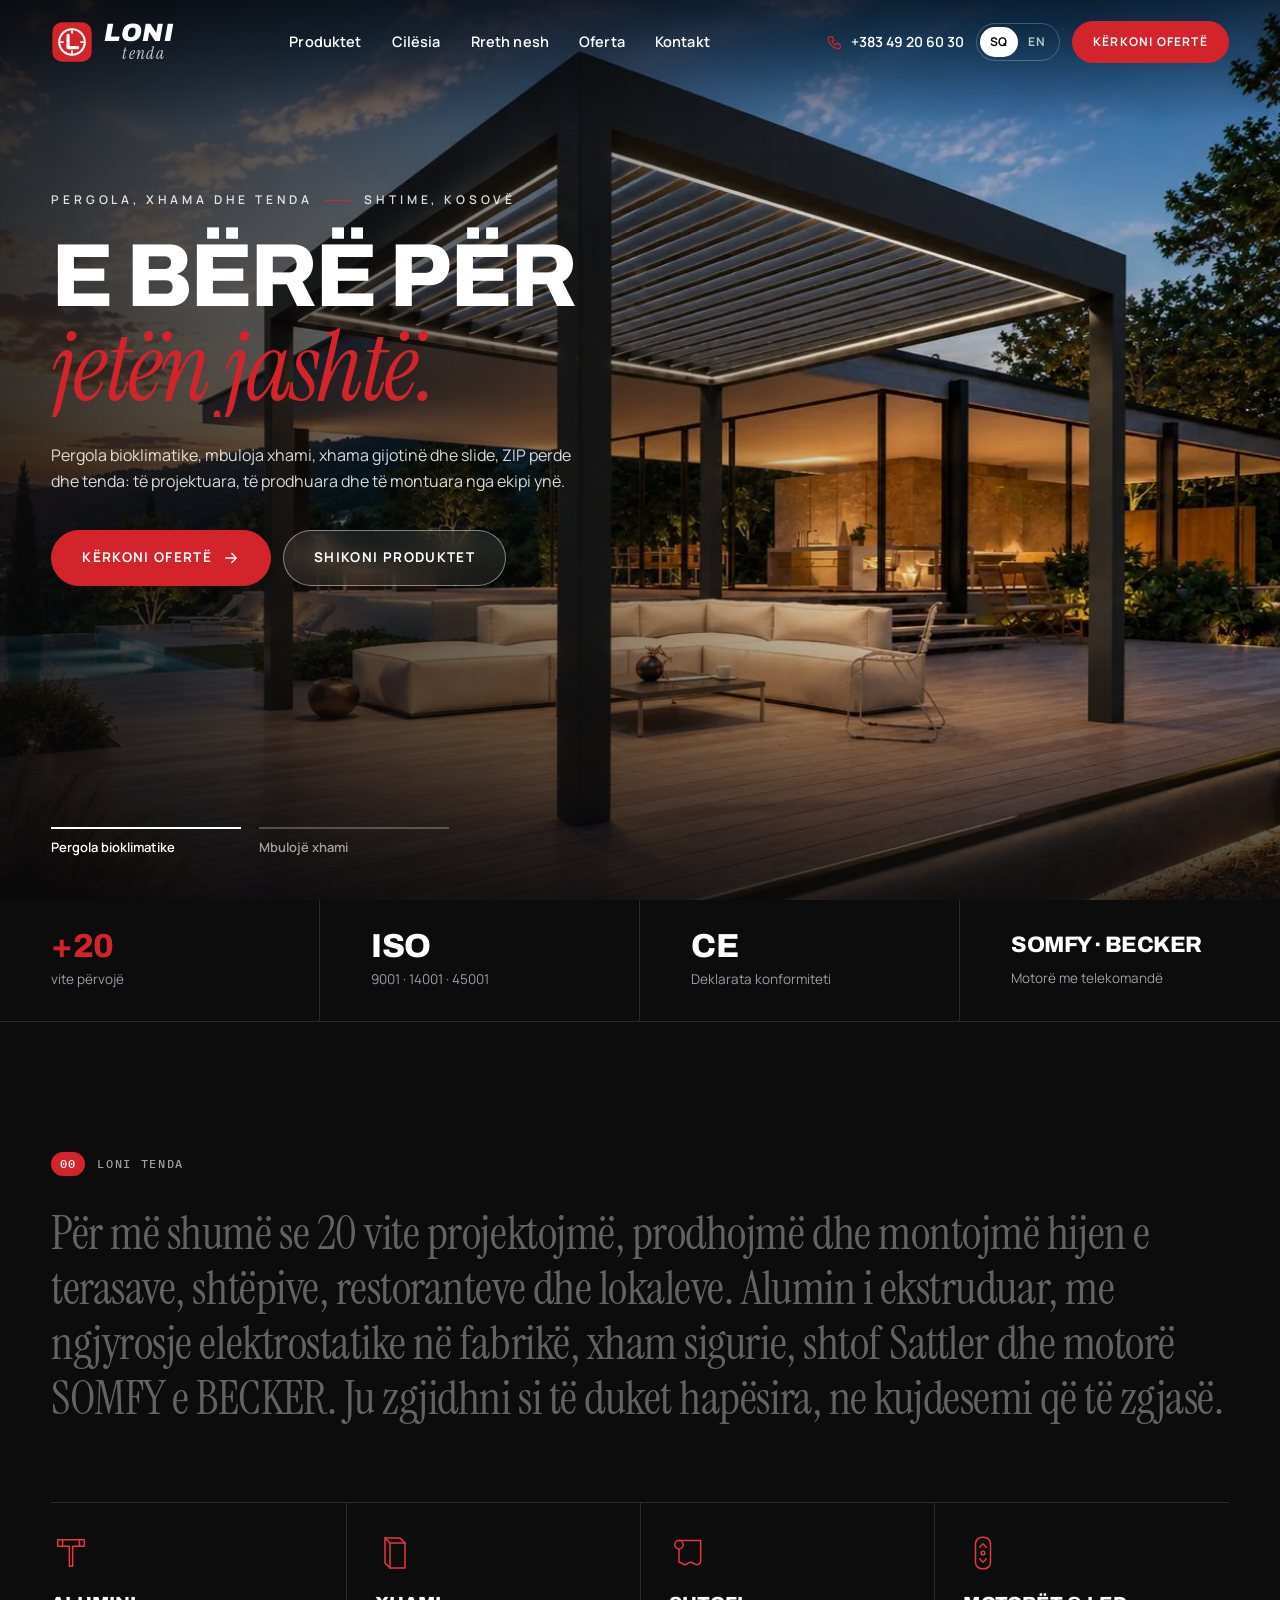
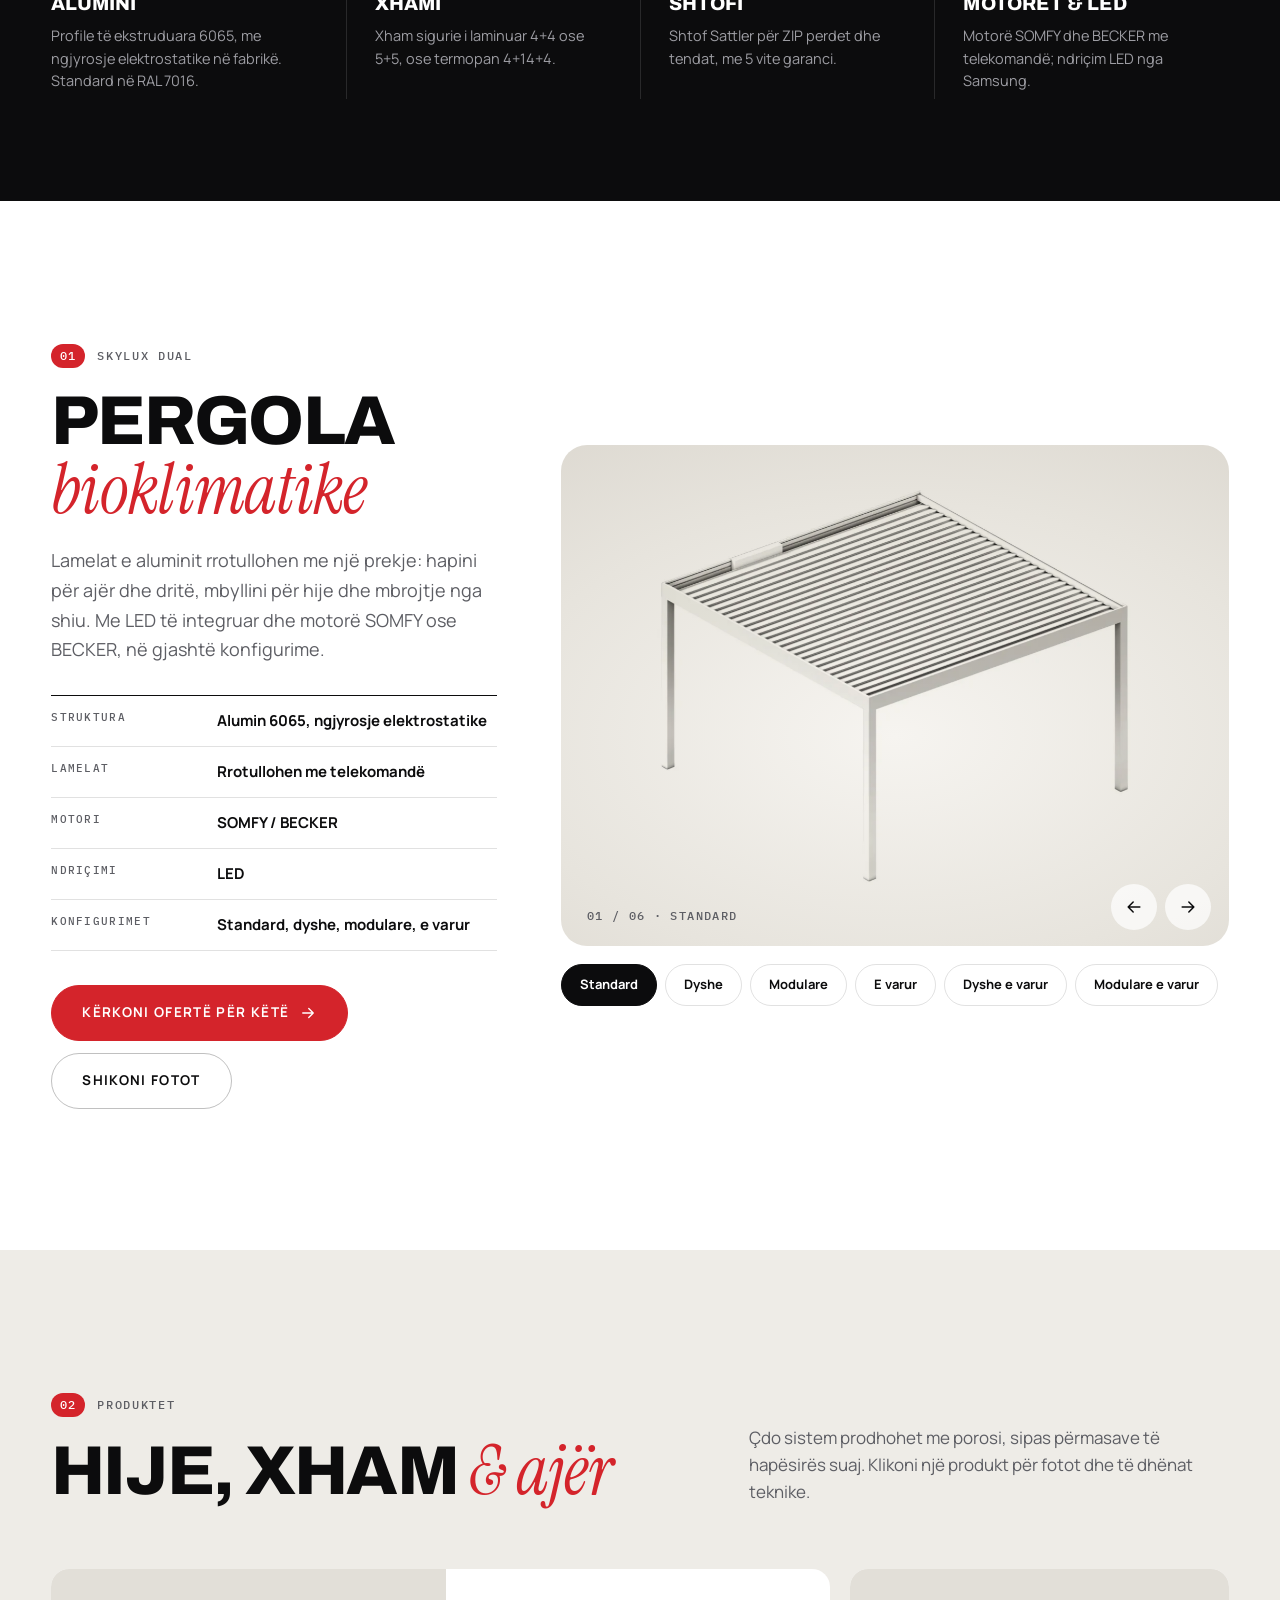
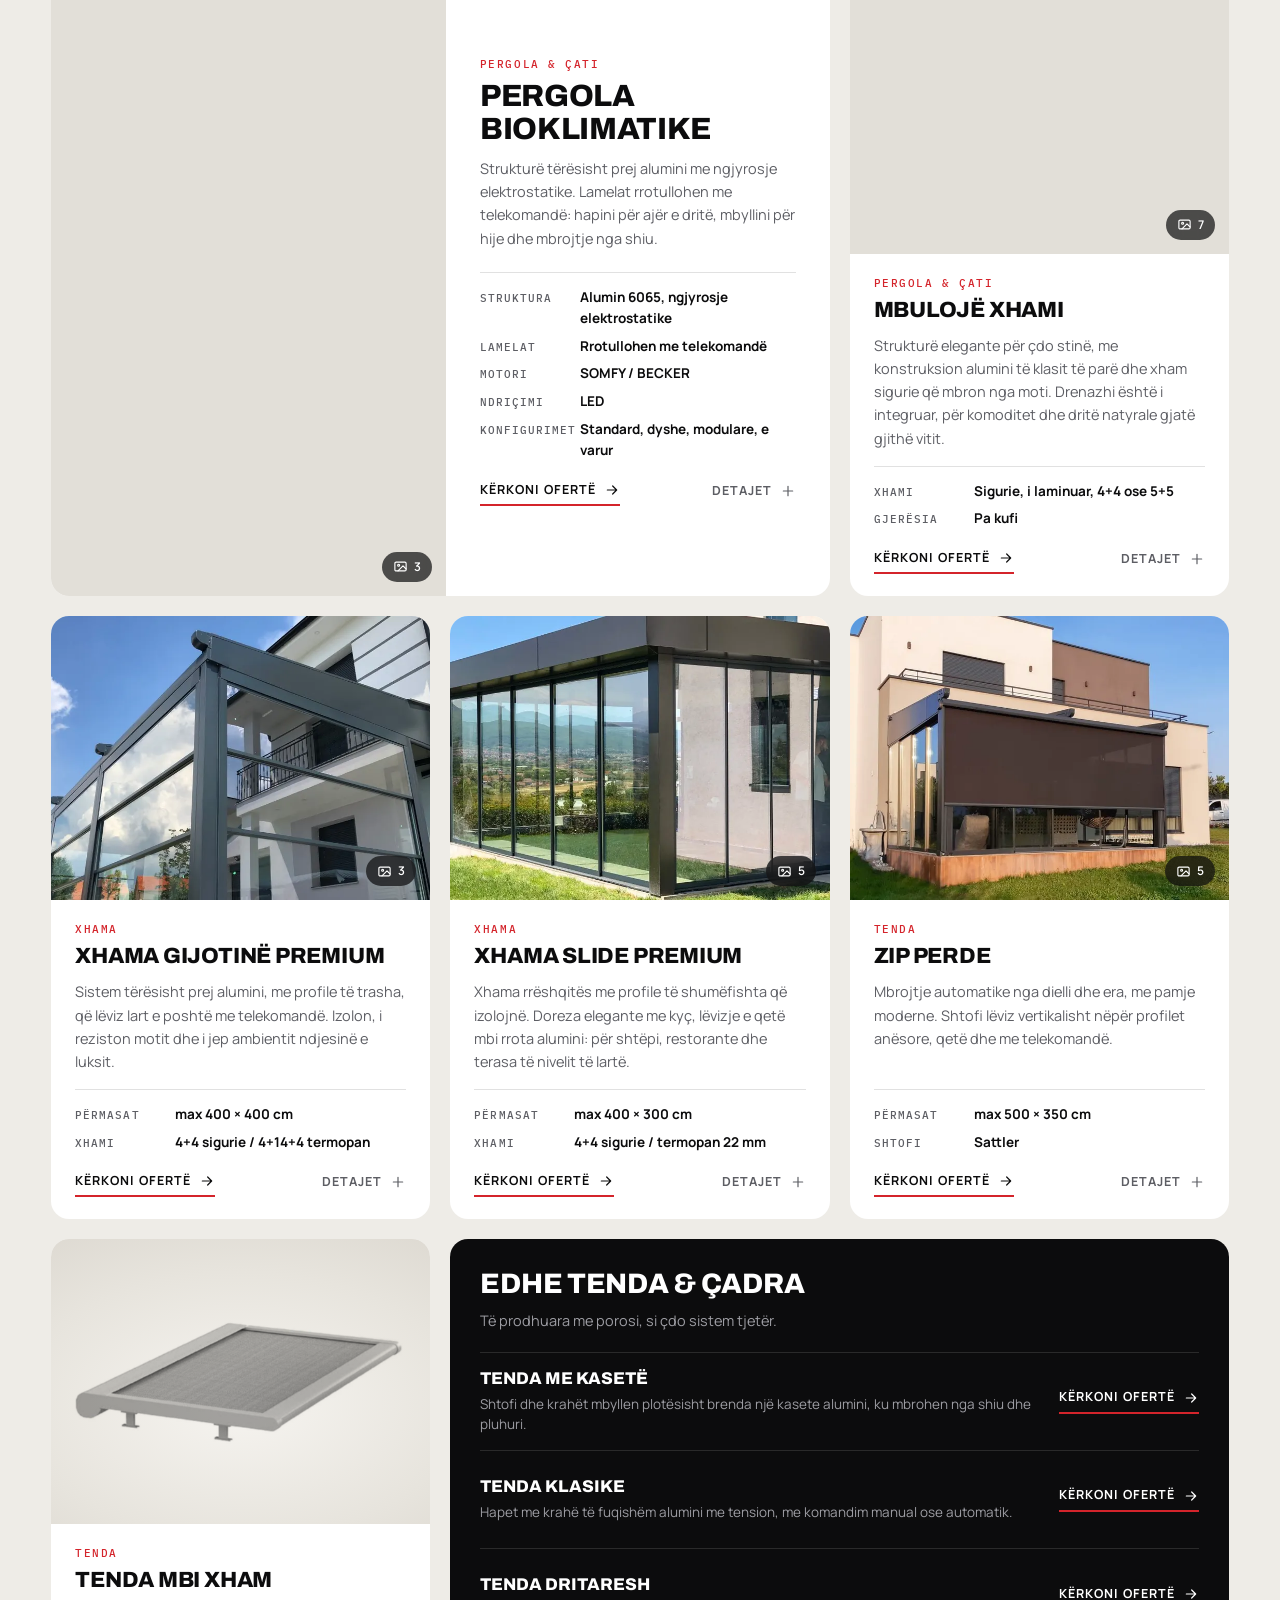
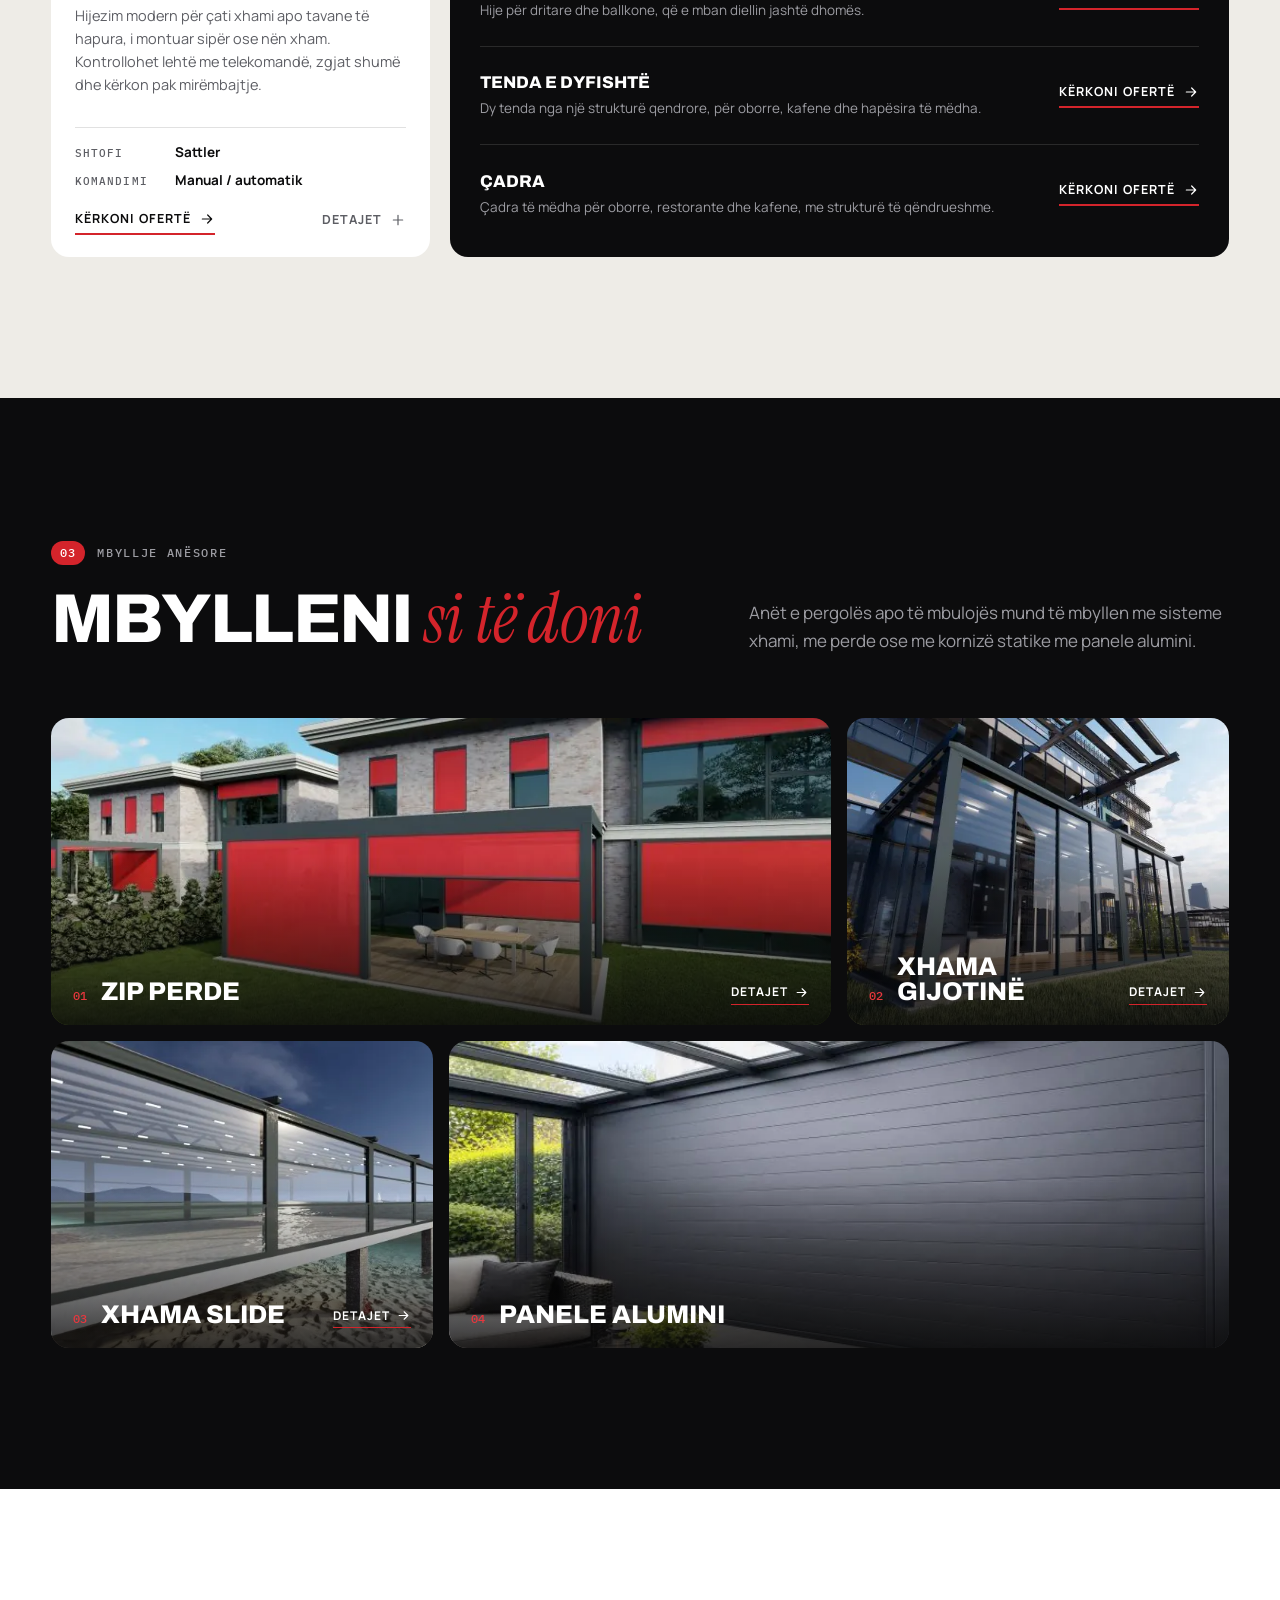
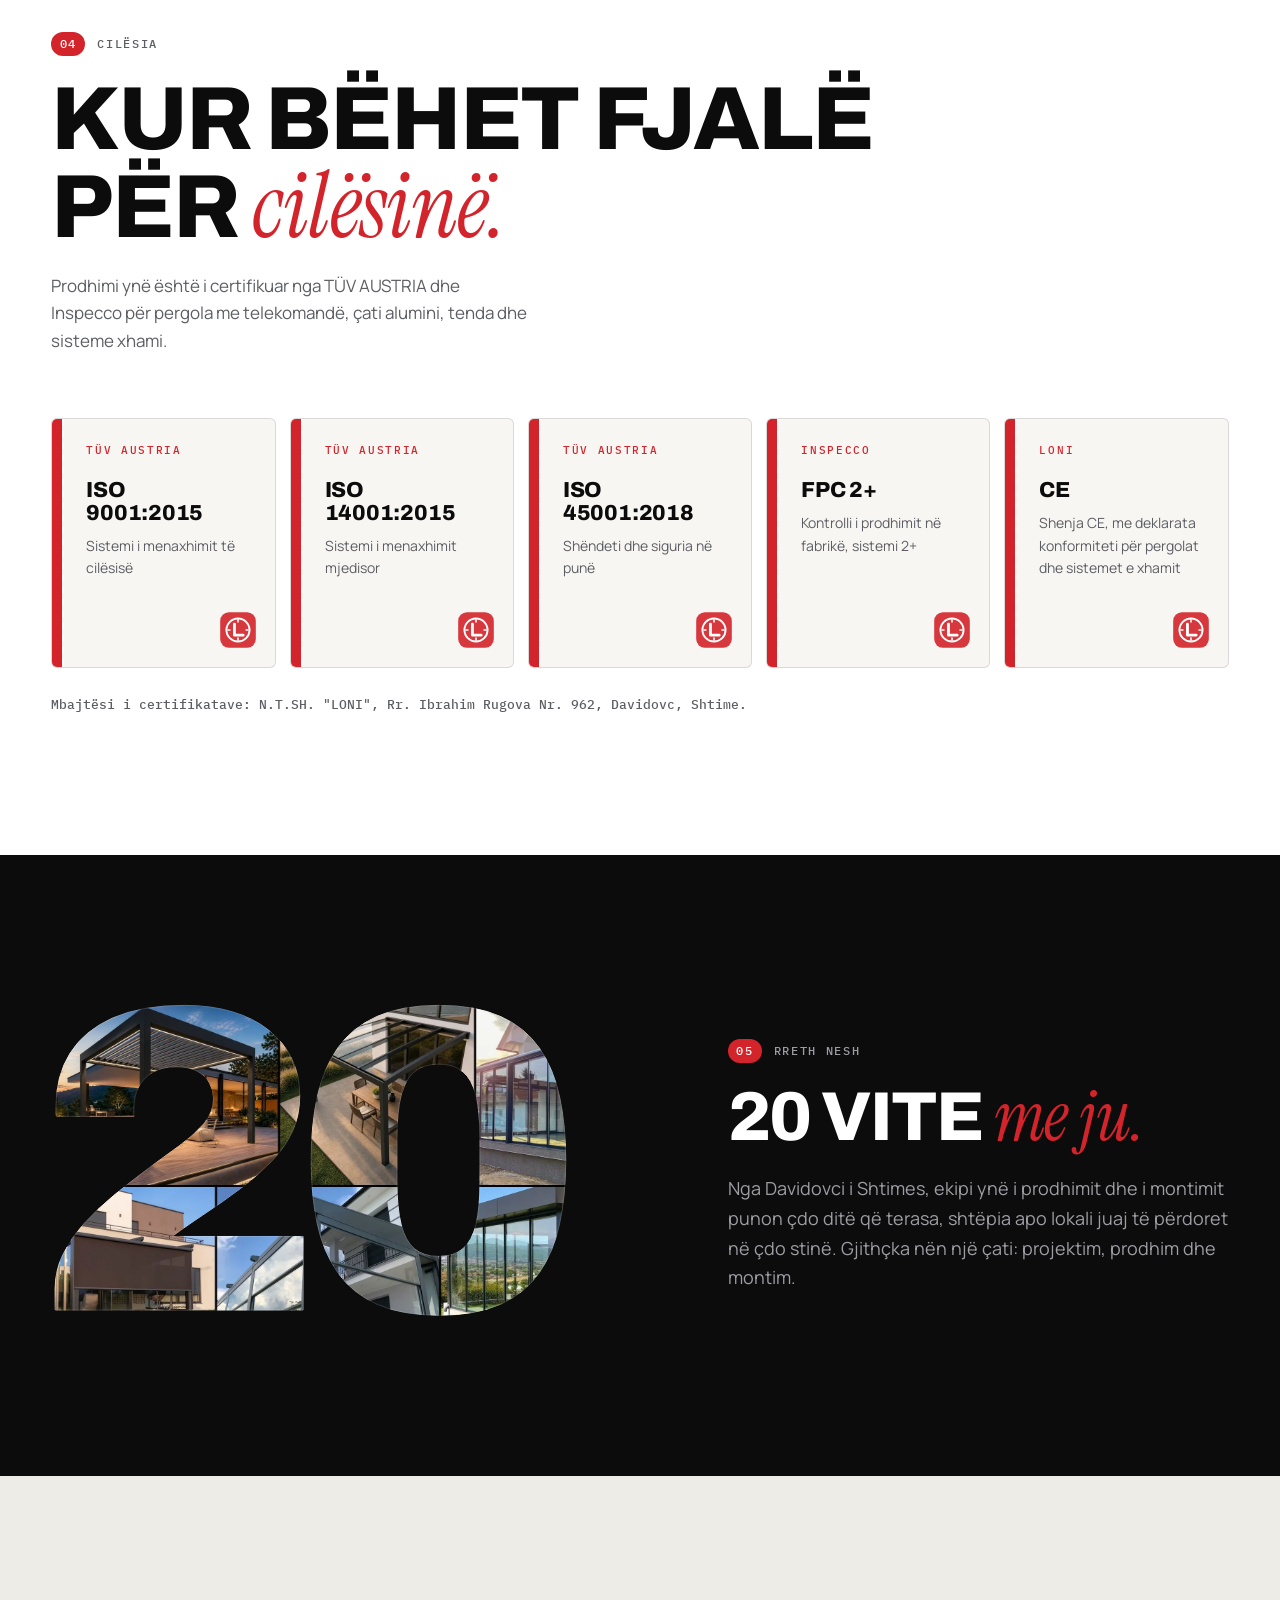
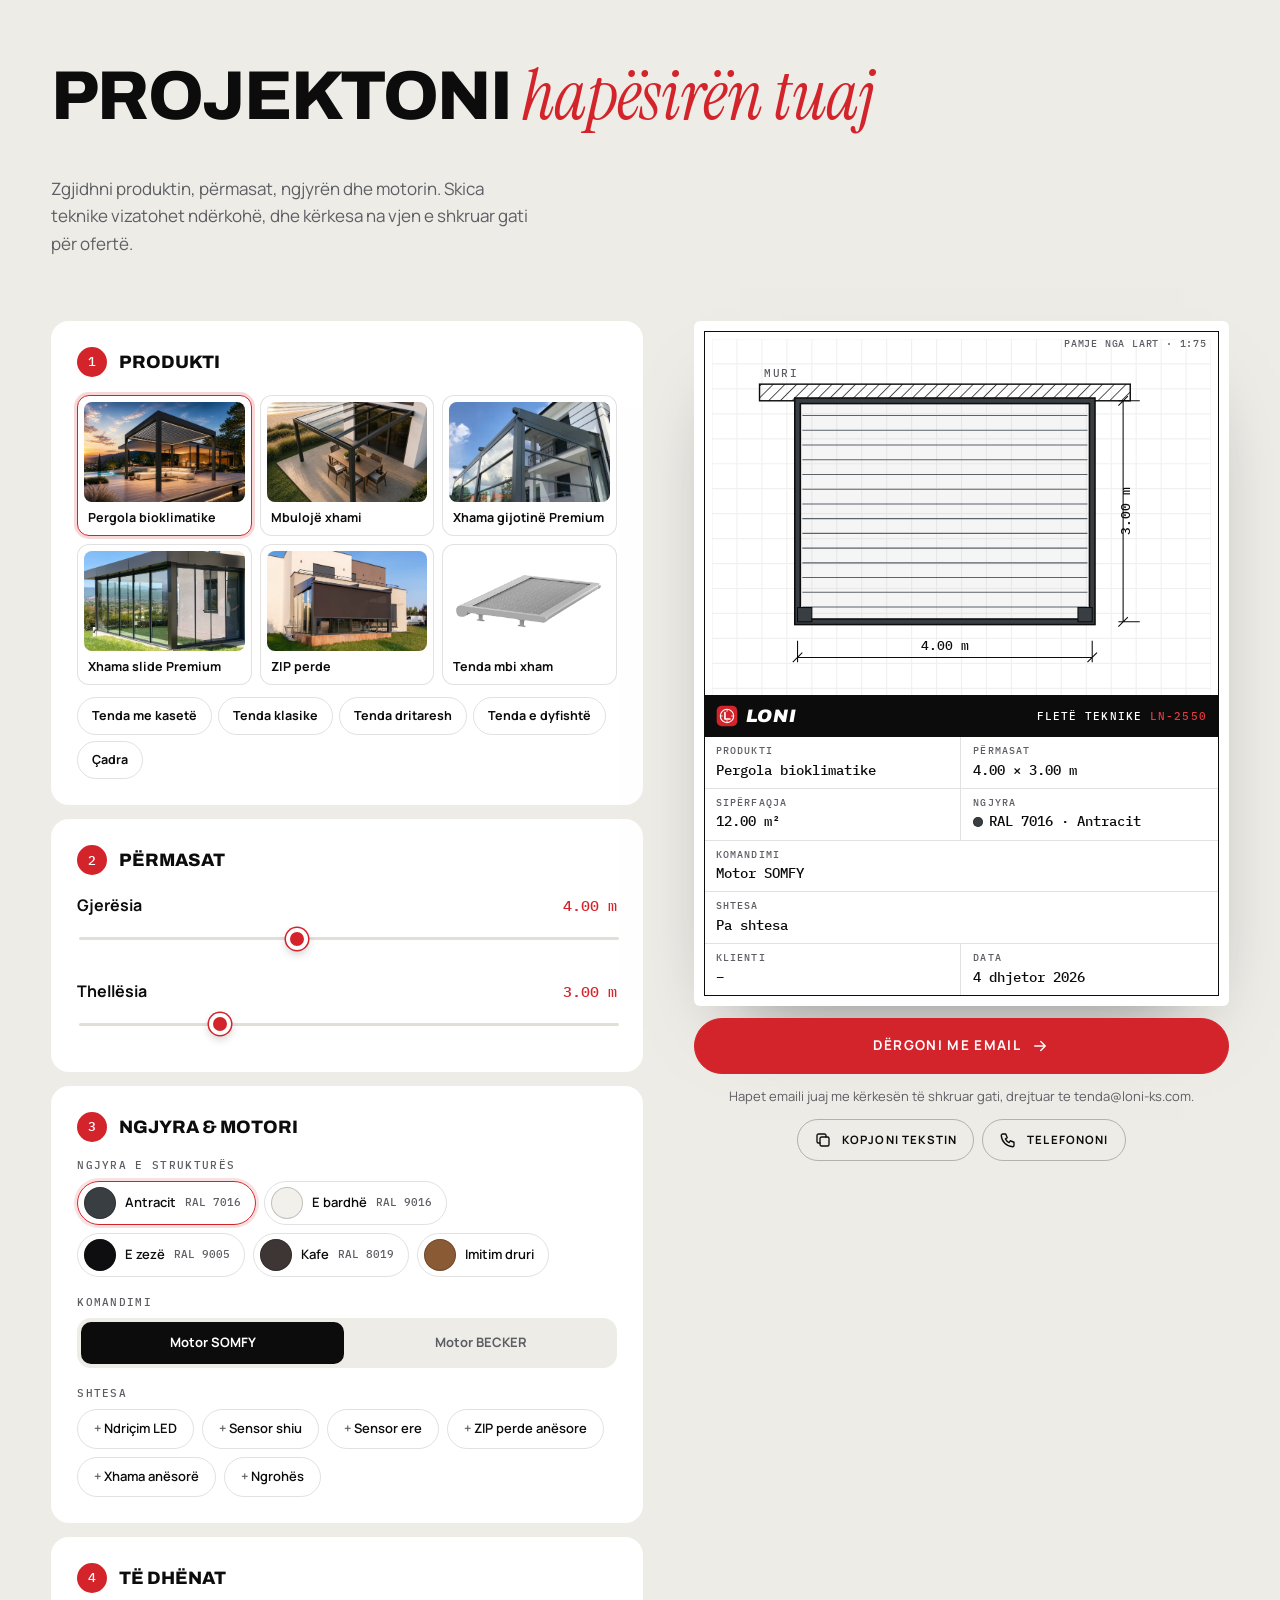
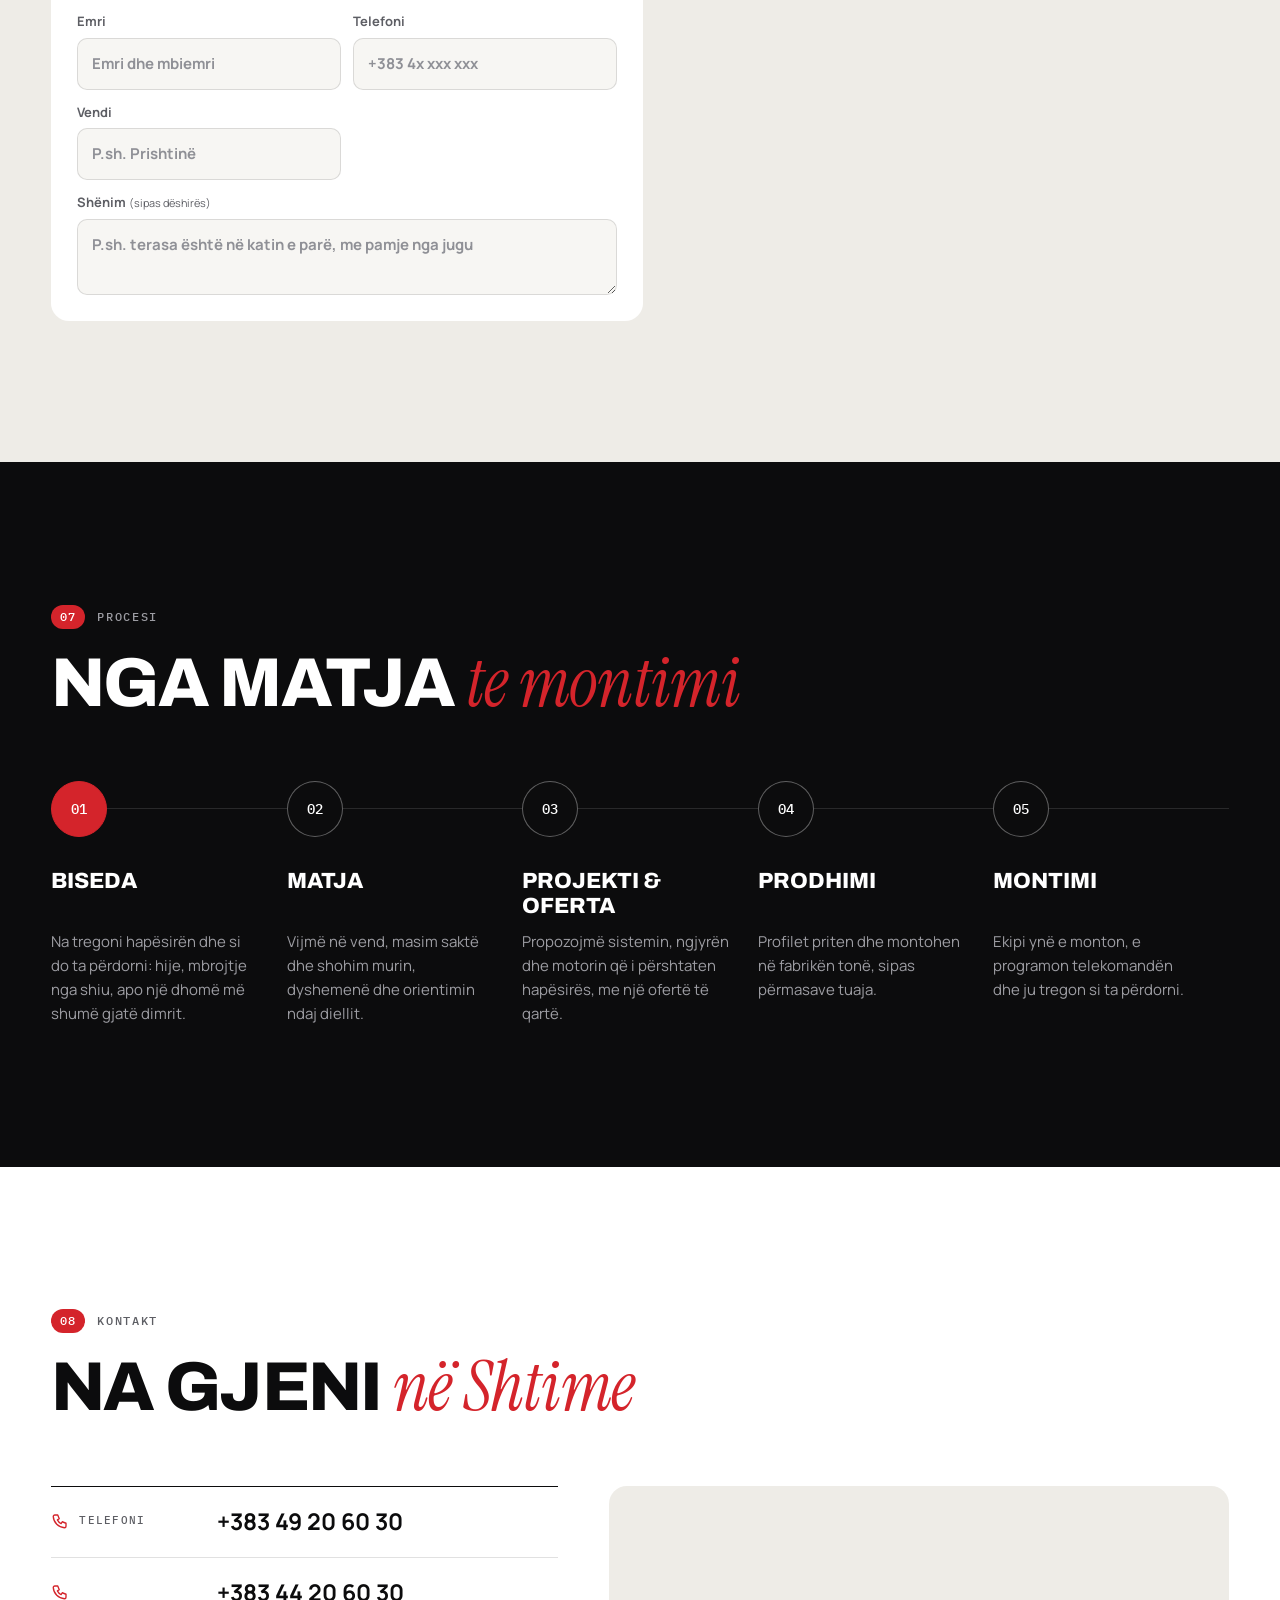
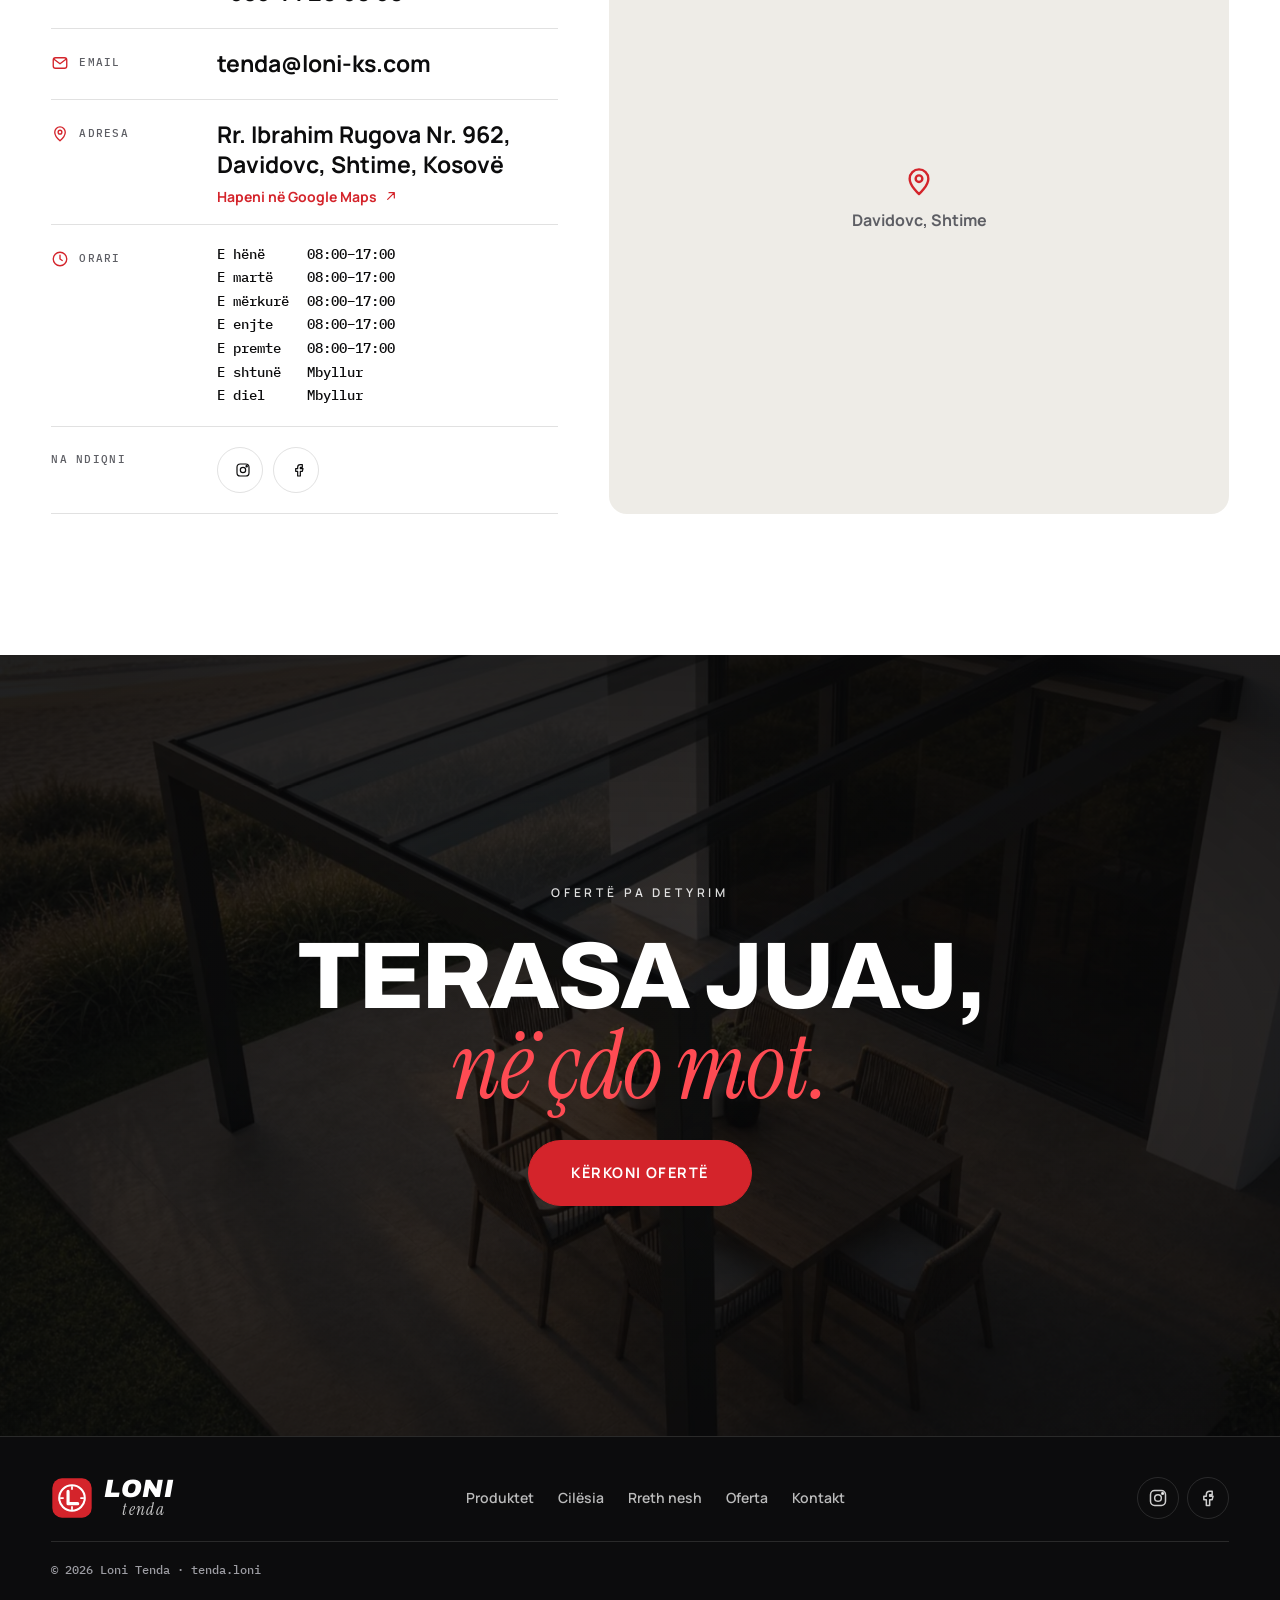
<file: cadra/index.html>
<!doctype html>
<html lang="sq">
<head>
  <meta charset="utf-8" />
  <meta name="viewport" content="width=device-width, initial-scale=1" />
  <title>Çadra · Loni Tenda</title>
  <link rel="canonical" href="https://ariongj.github.io/LoniKS/" />
  <meta http-equiv="refresh" content="0; url=../#p-cadra" />
  <script>location.replace("../#p-cadra");</script>
</head>
<body>
  <p>Kjo faqe është zhvendosur: <a href="../#p-cadra">Çadra · Loni Tenda</a></p>
</body>
</html>
</file>
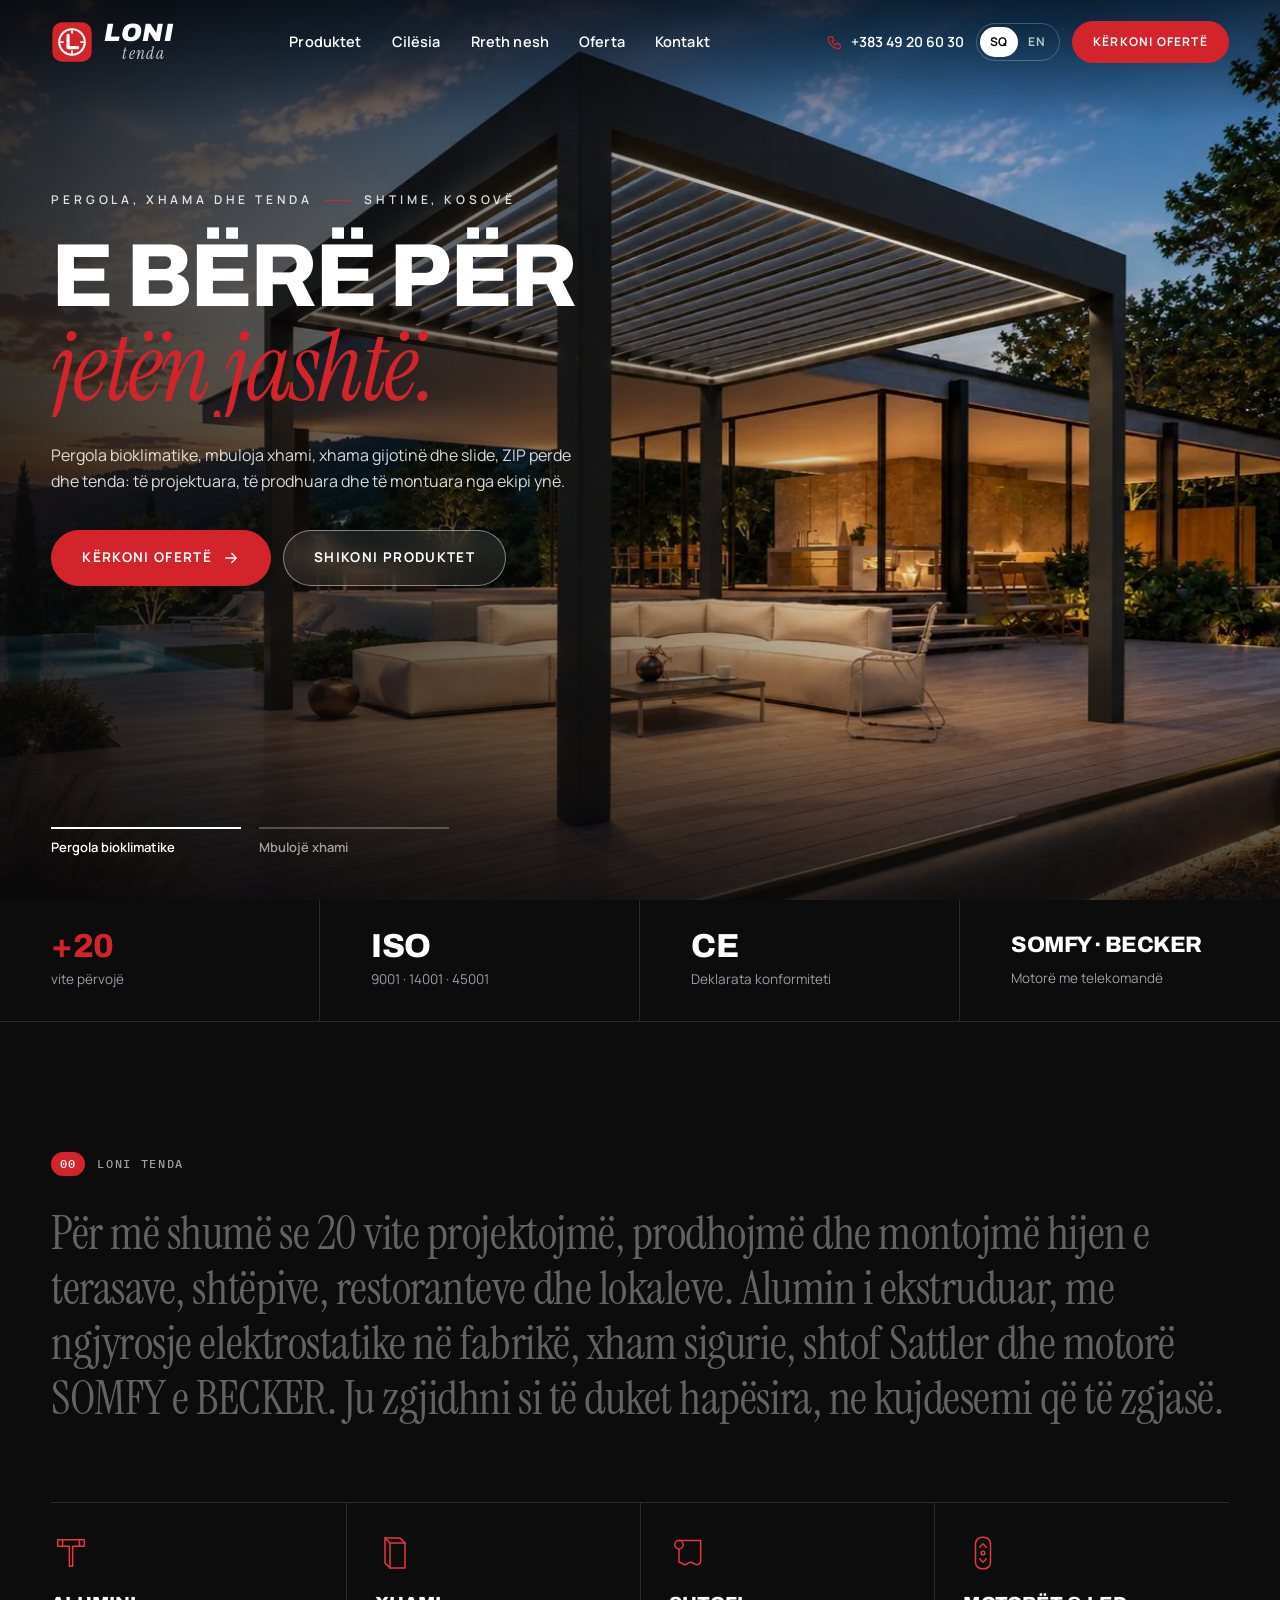
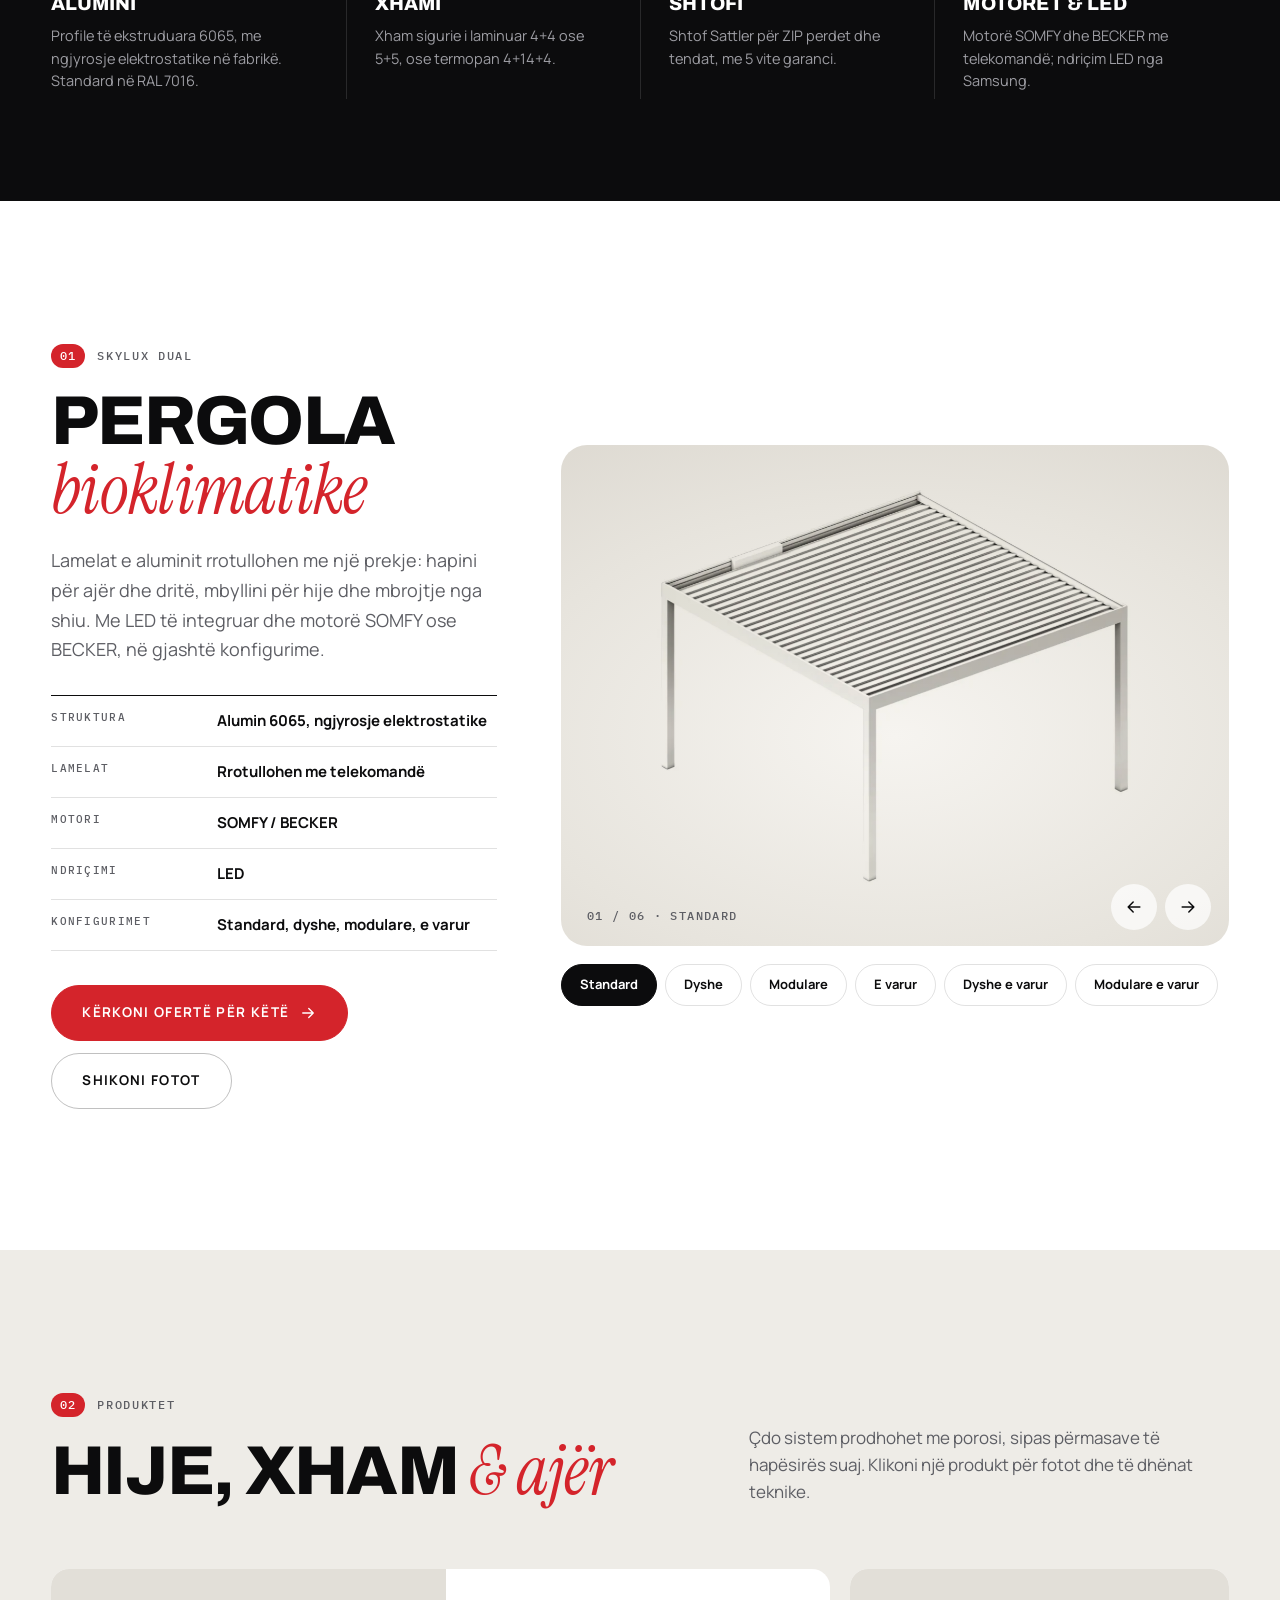
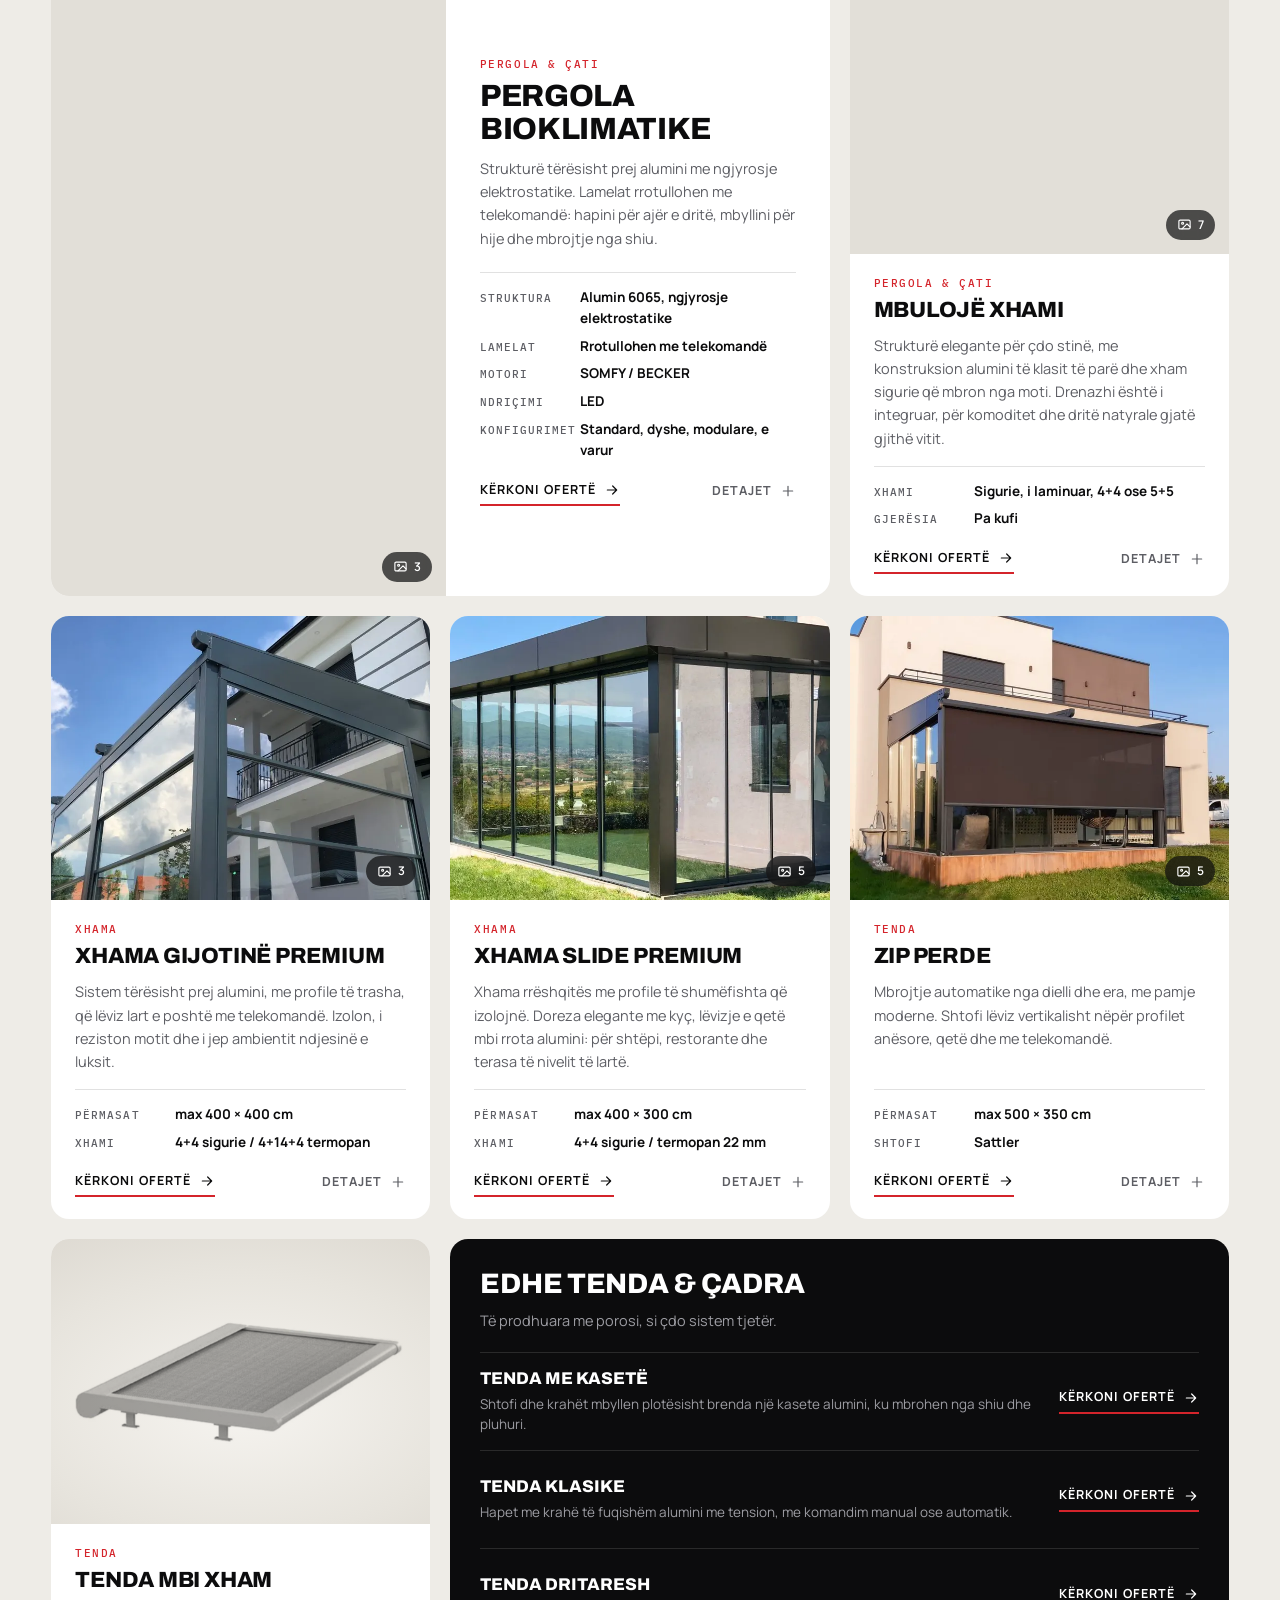
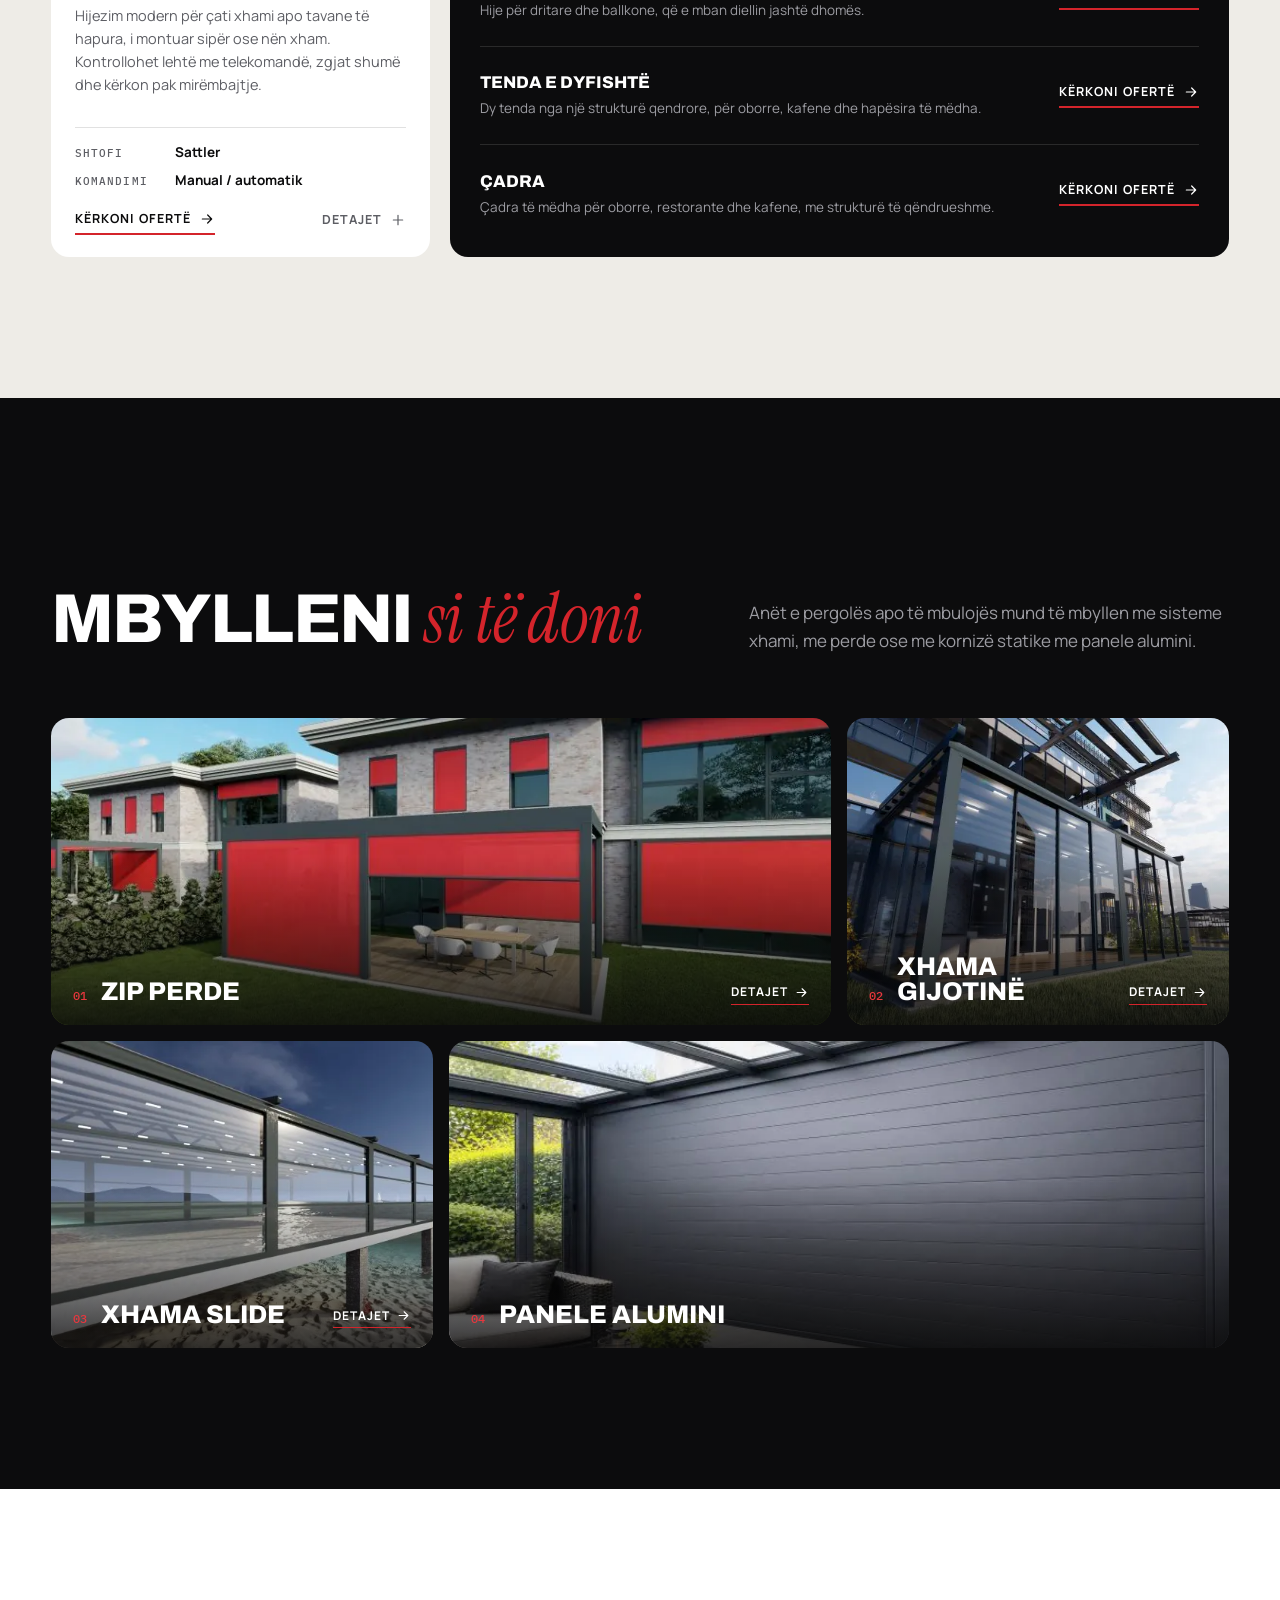
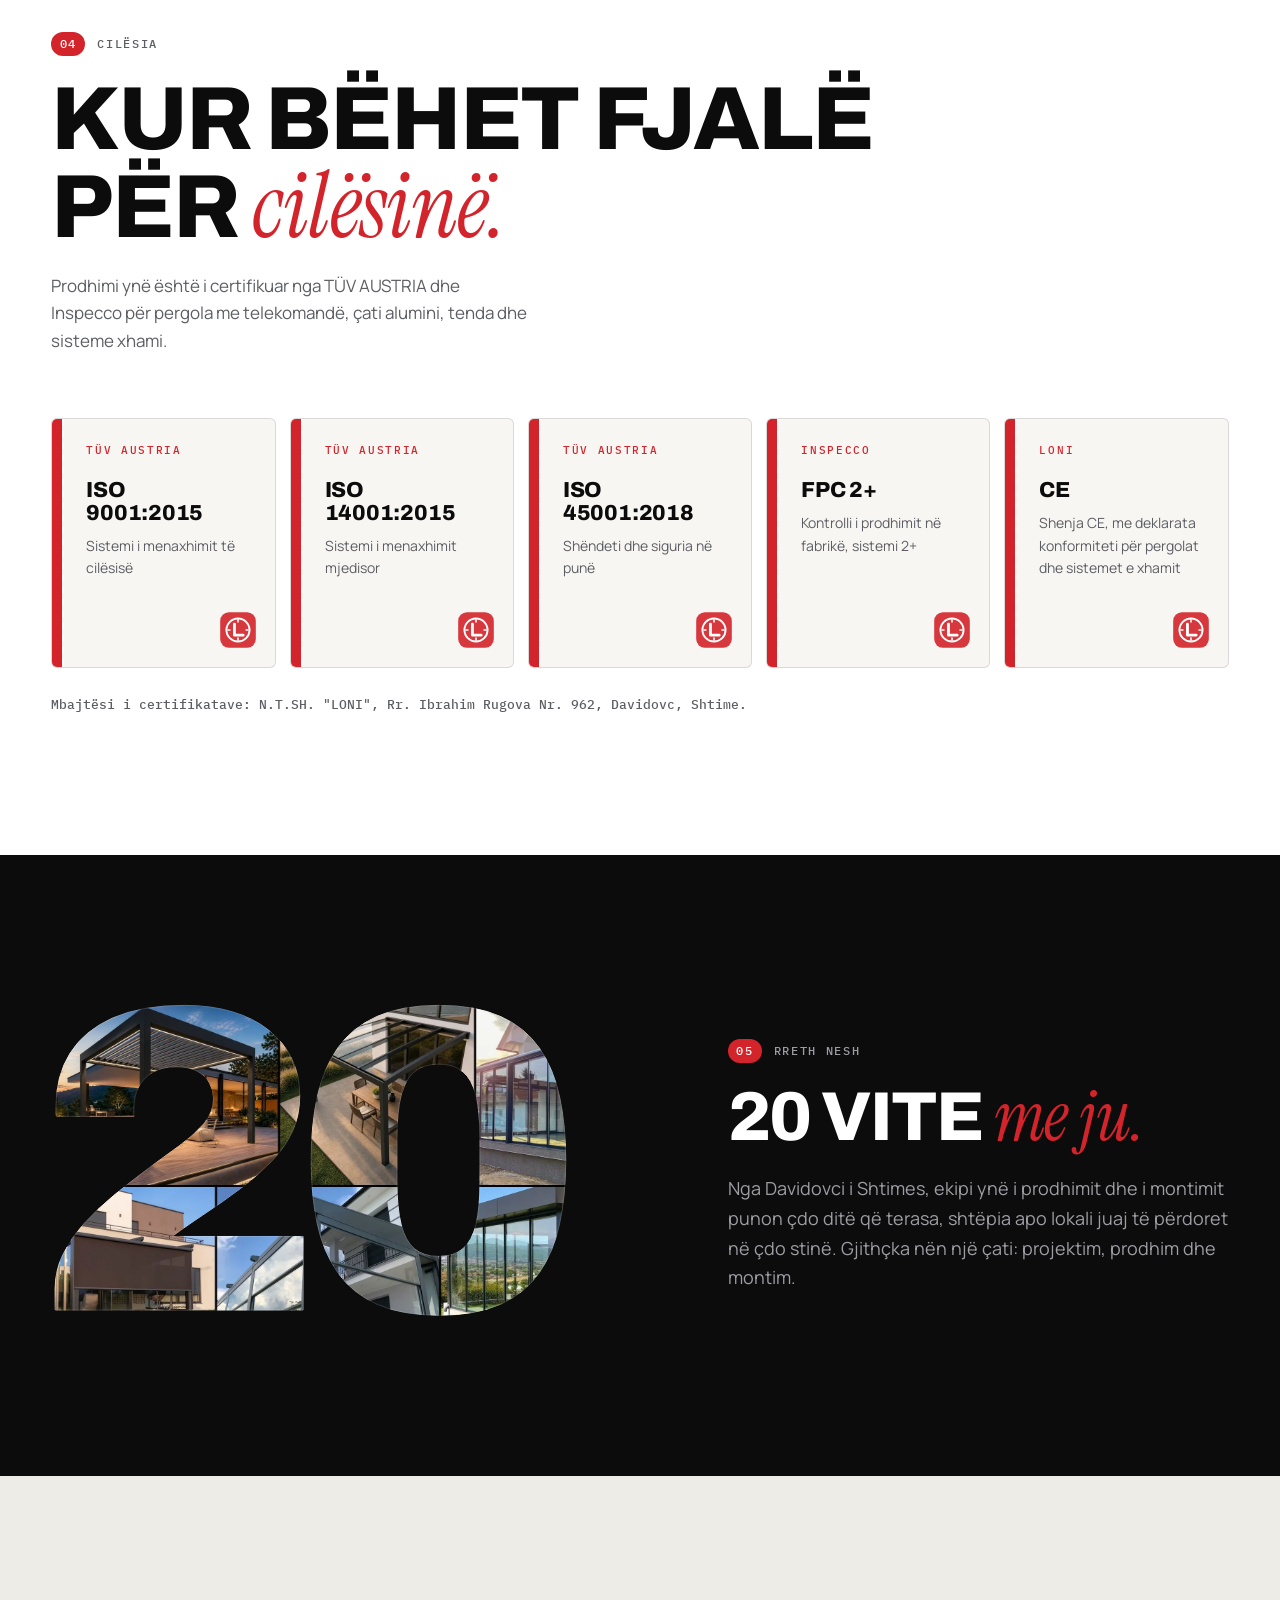
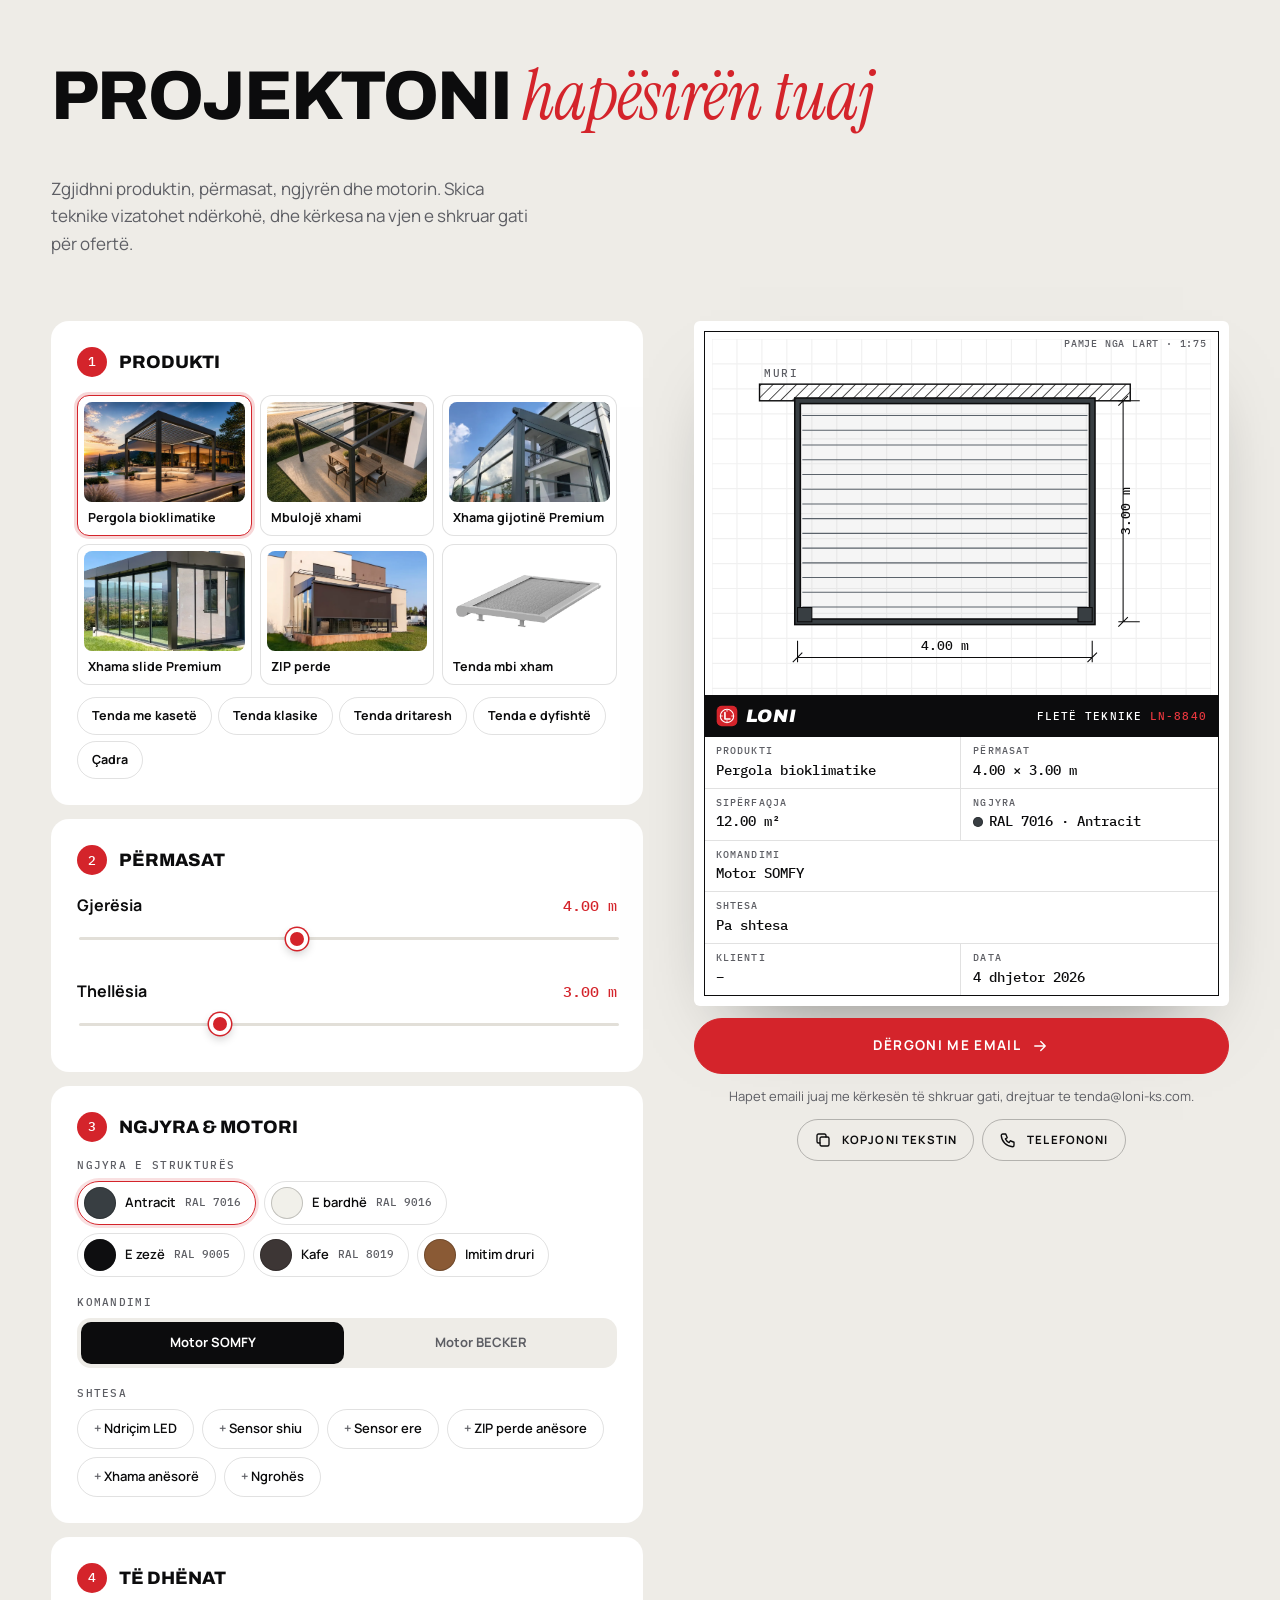
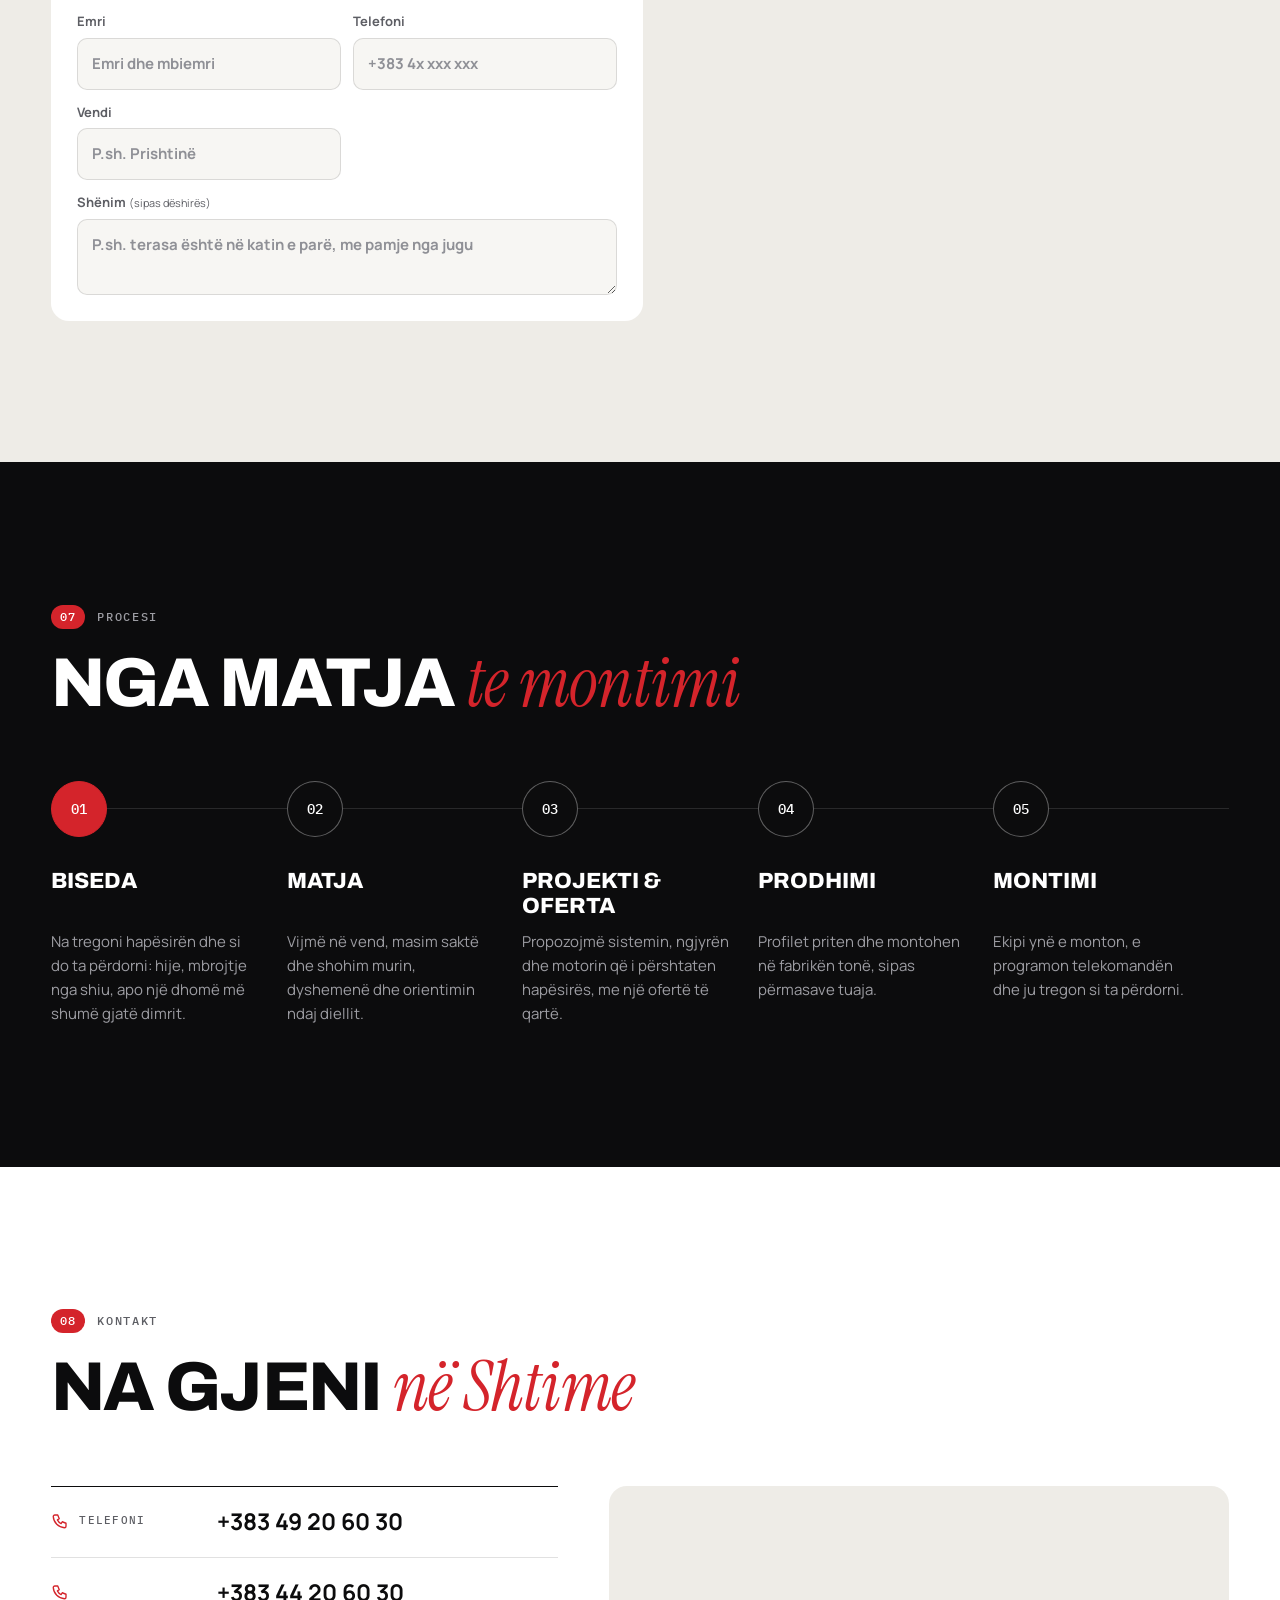
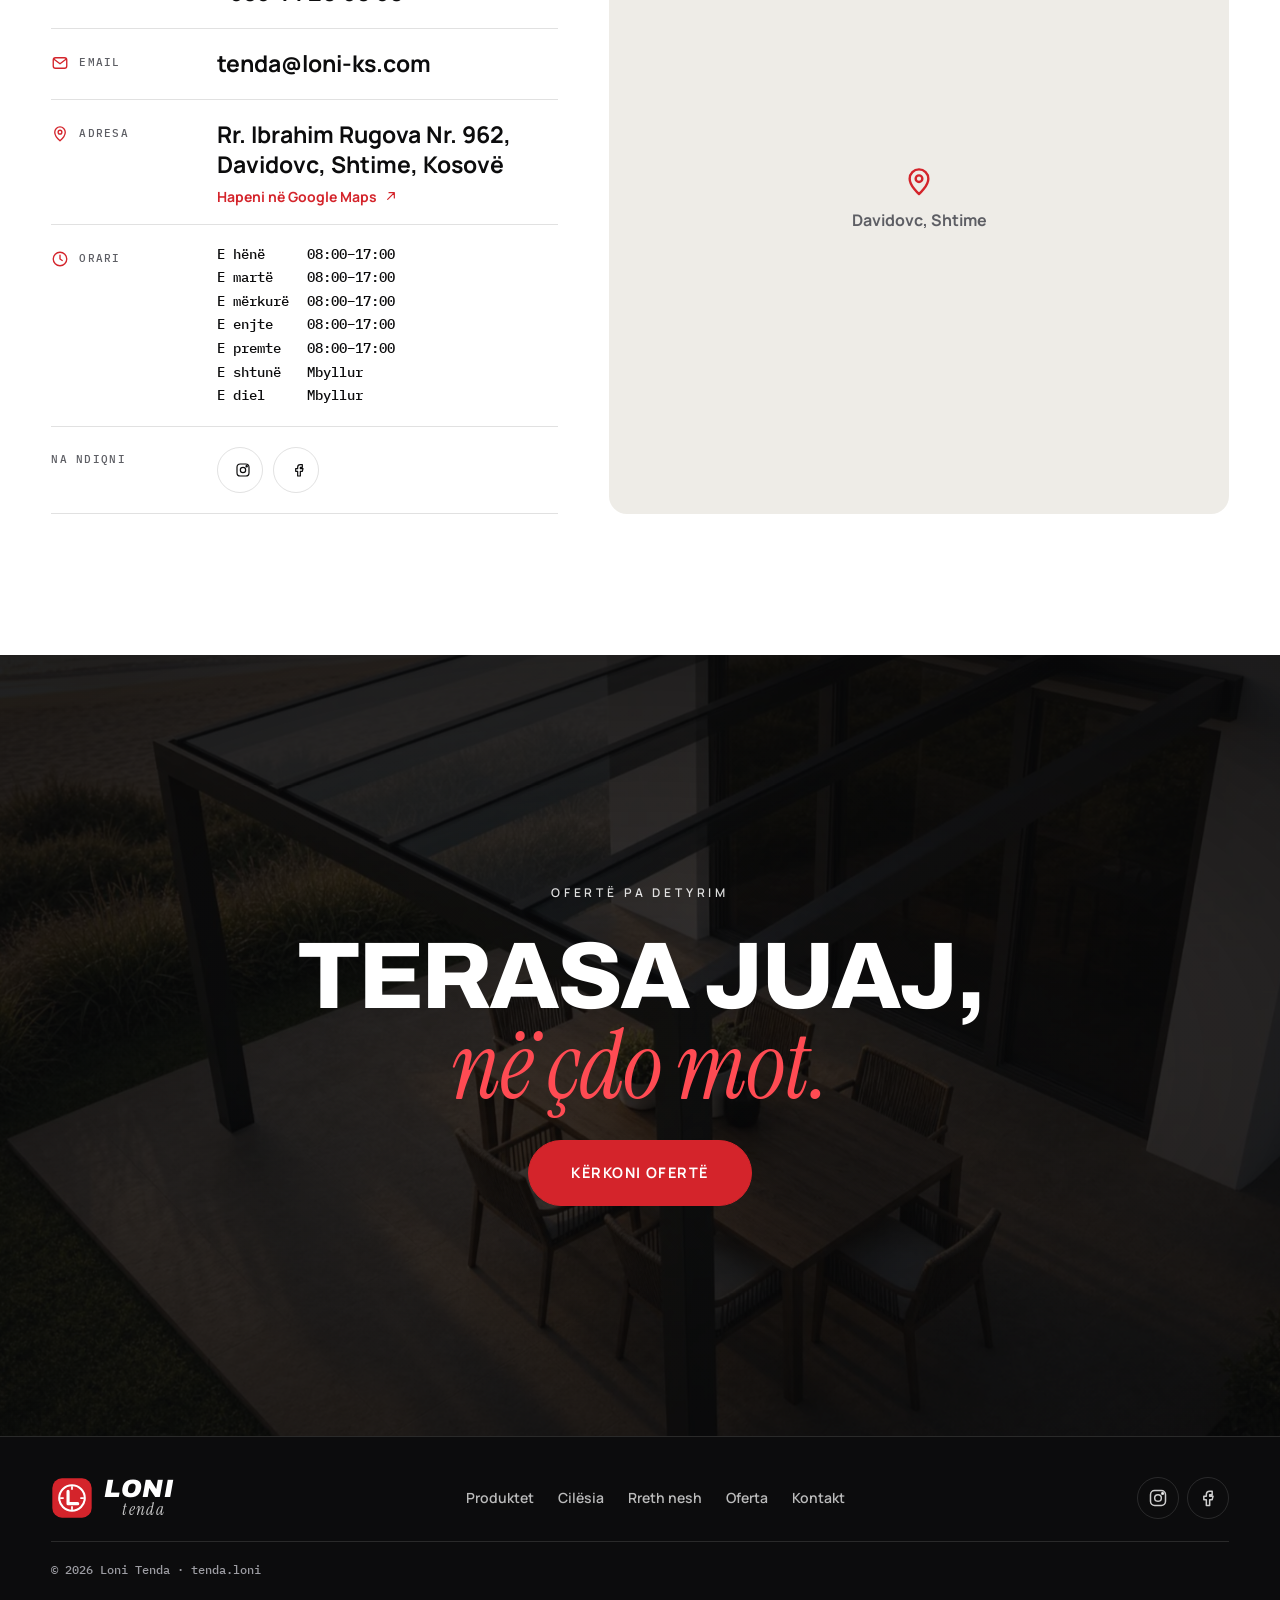
<file: certifikimet/index.html>
<!doctype html>
<html lang="sq">
<head>
  <meta charset="utf-8" />
  <meta name="viewport" content="width=device-width, initial-scale=1" />
  <title>Certifikimet · Loni Tenda</title>
  <link rel="canonical" href="https://ariongj.github.io/LoniKS/" />
  <meta http-equiv="refresh" content="0; url=../#quality" />
  <script>location.replace("../#quality");</script>
</head>
<body>
  <p>Kjo faqe është zhvendosur: <a href="../#quality">Certifikimet · Loni Tenda</a></p>
</body>
</html>
</file>
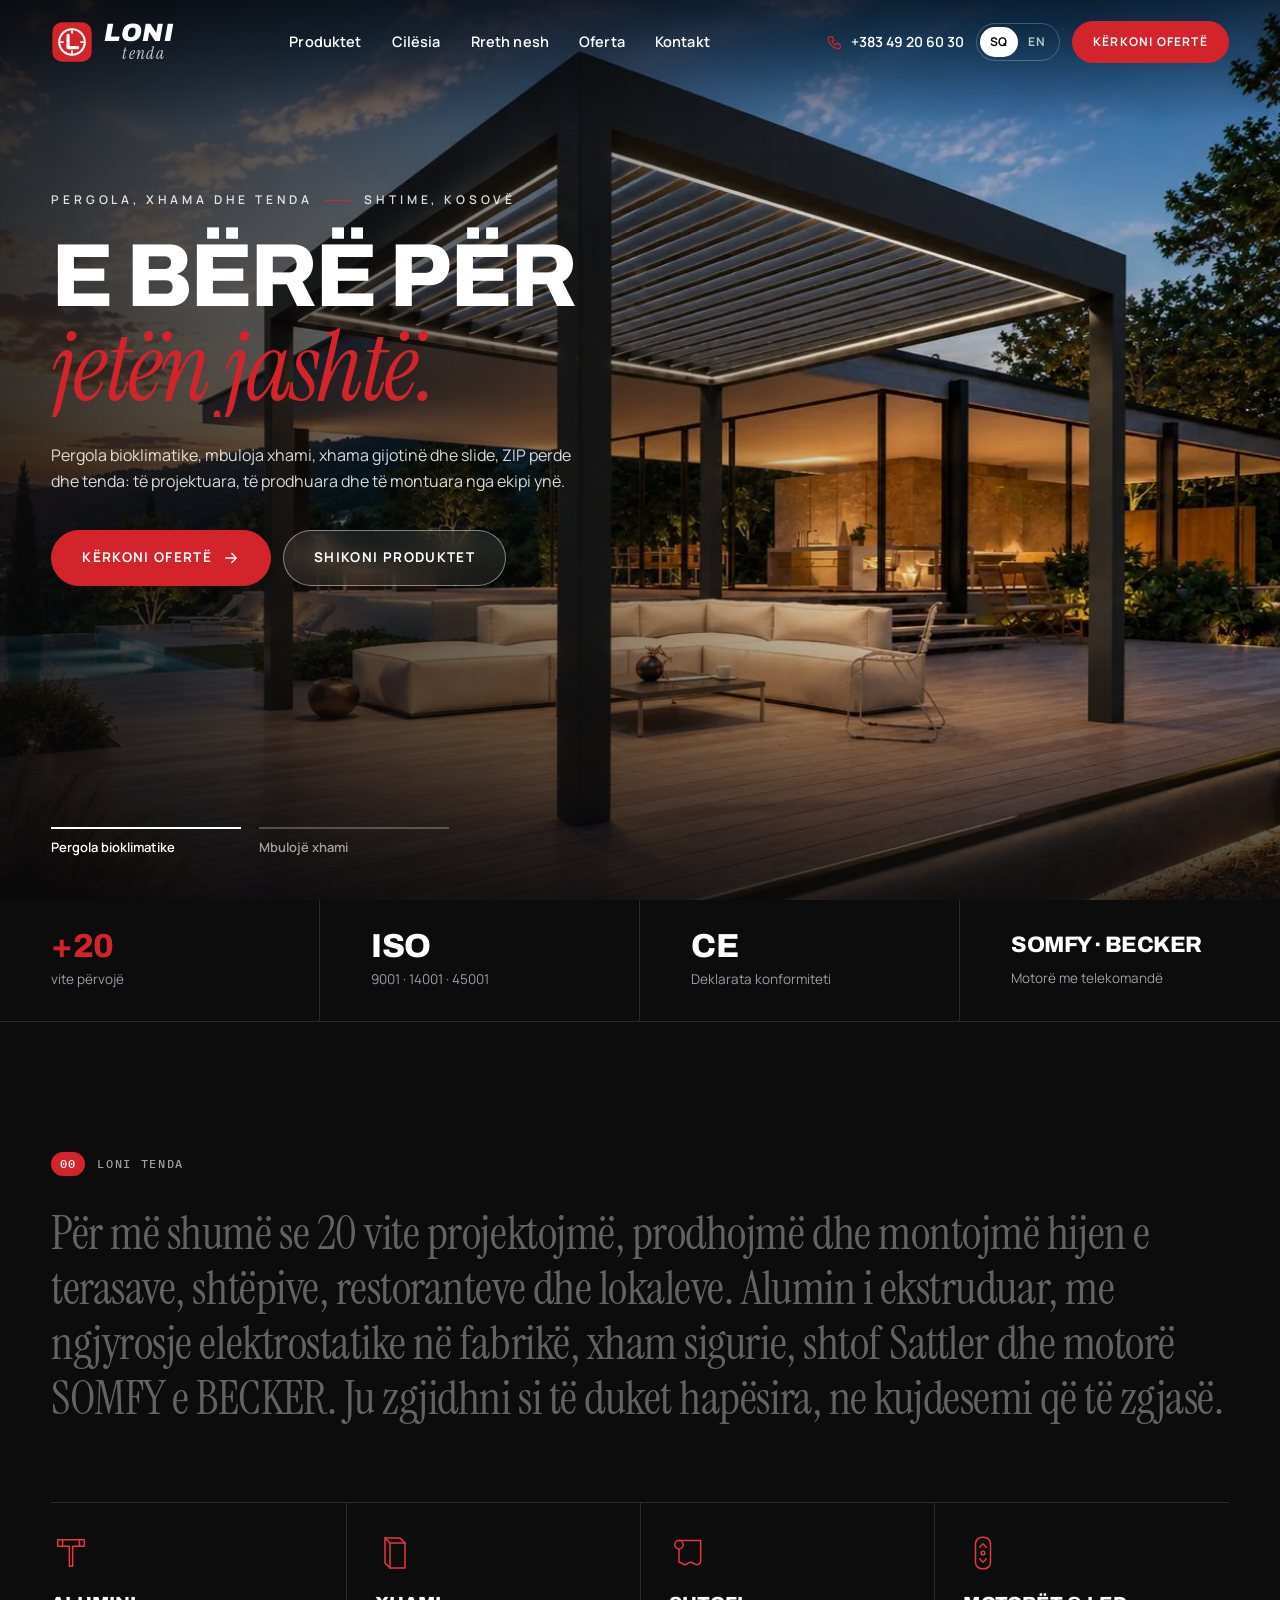
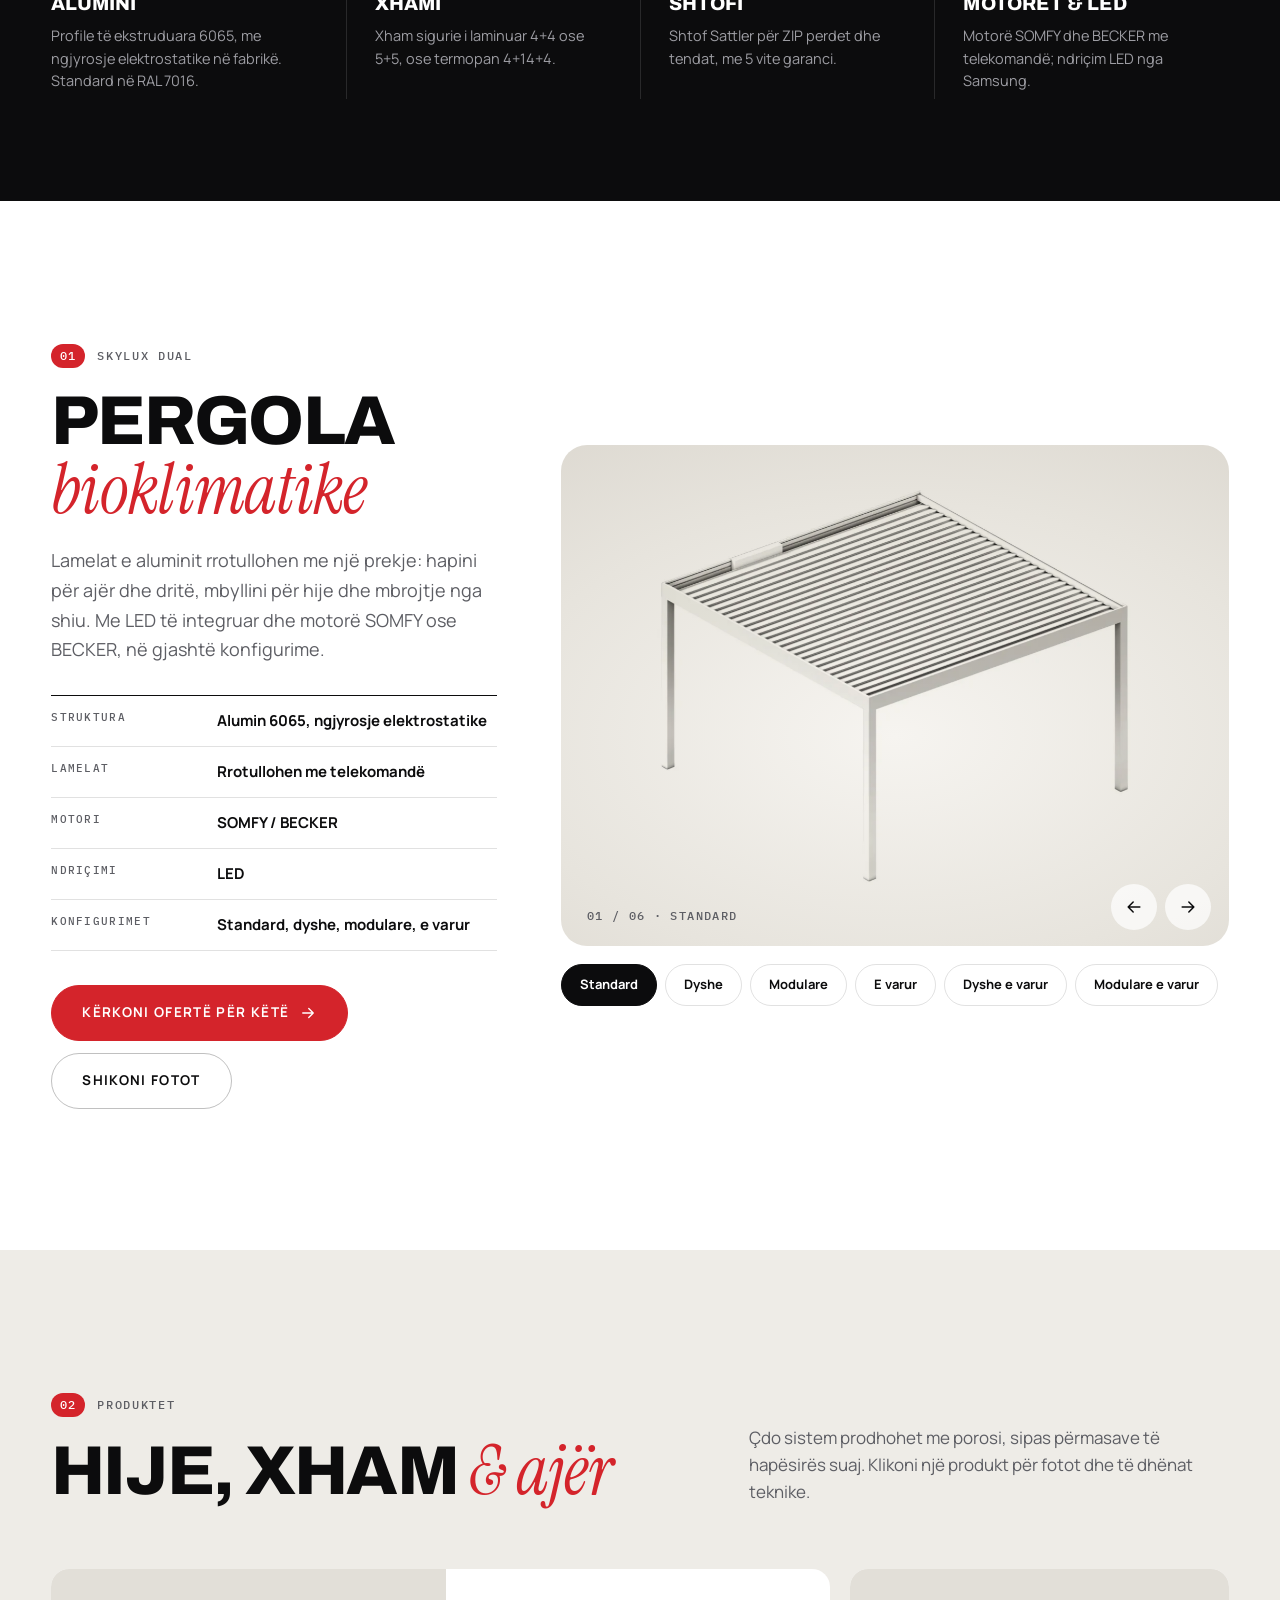
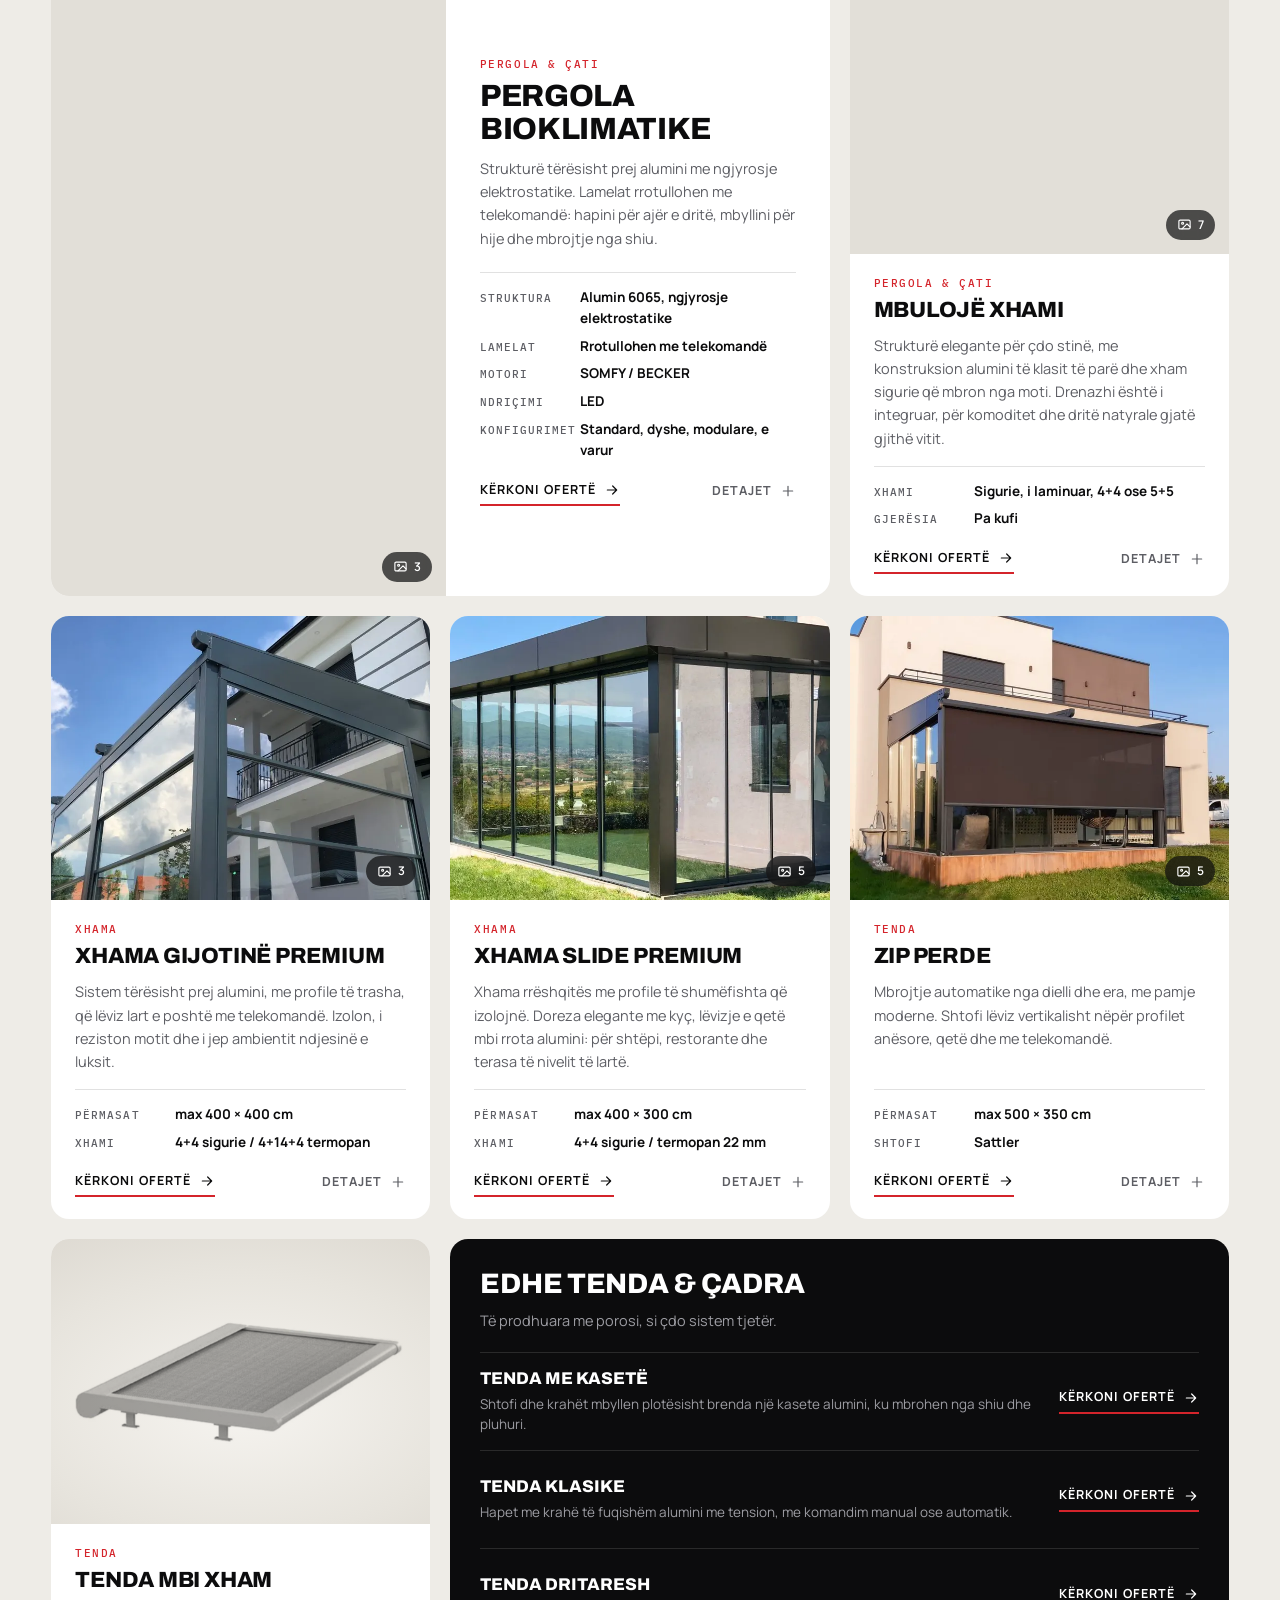
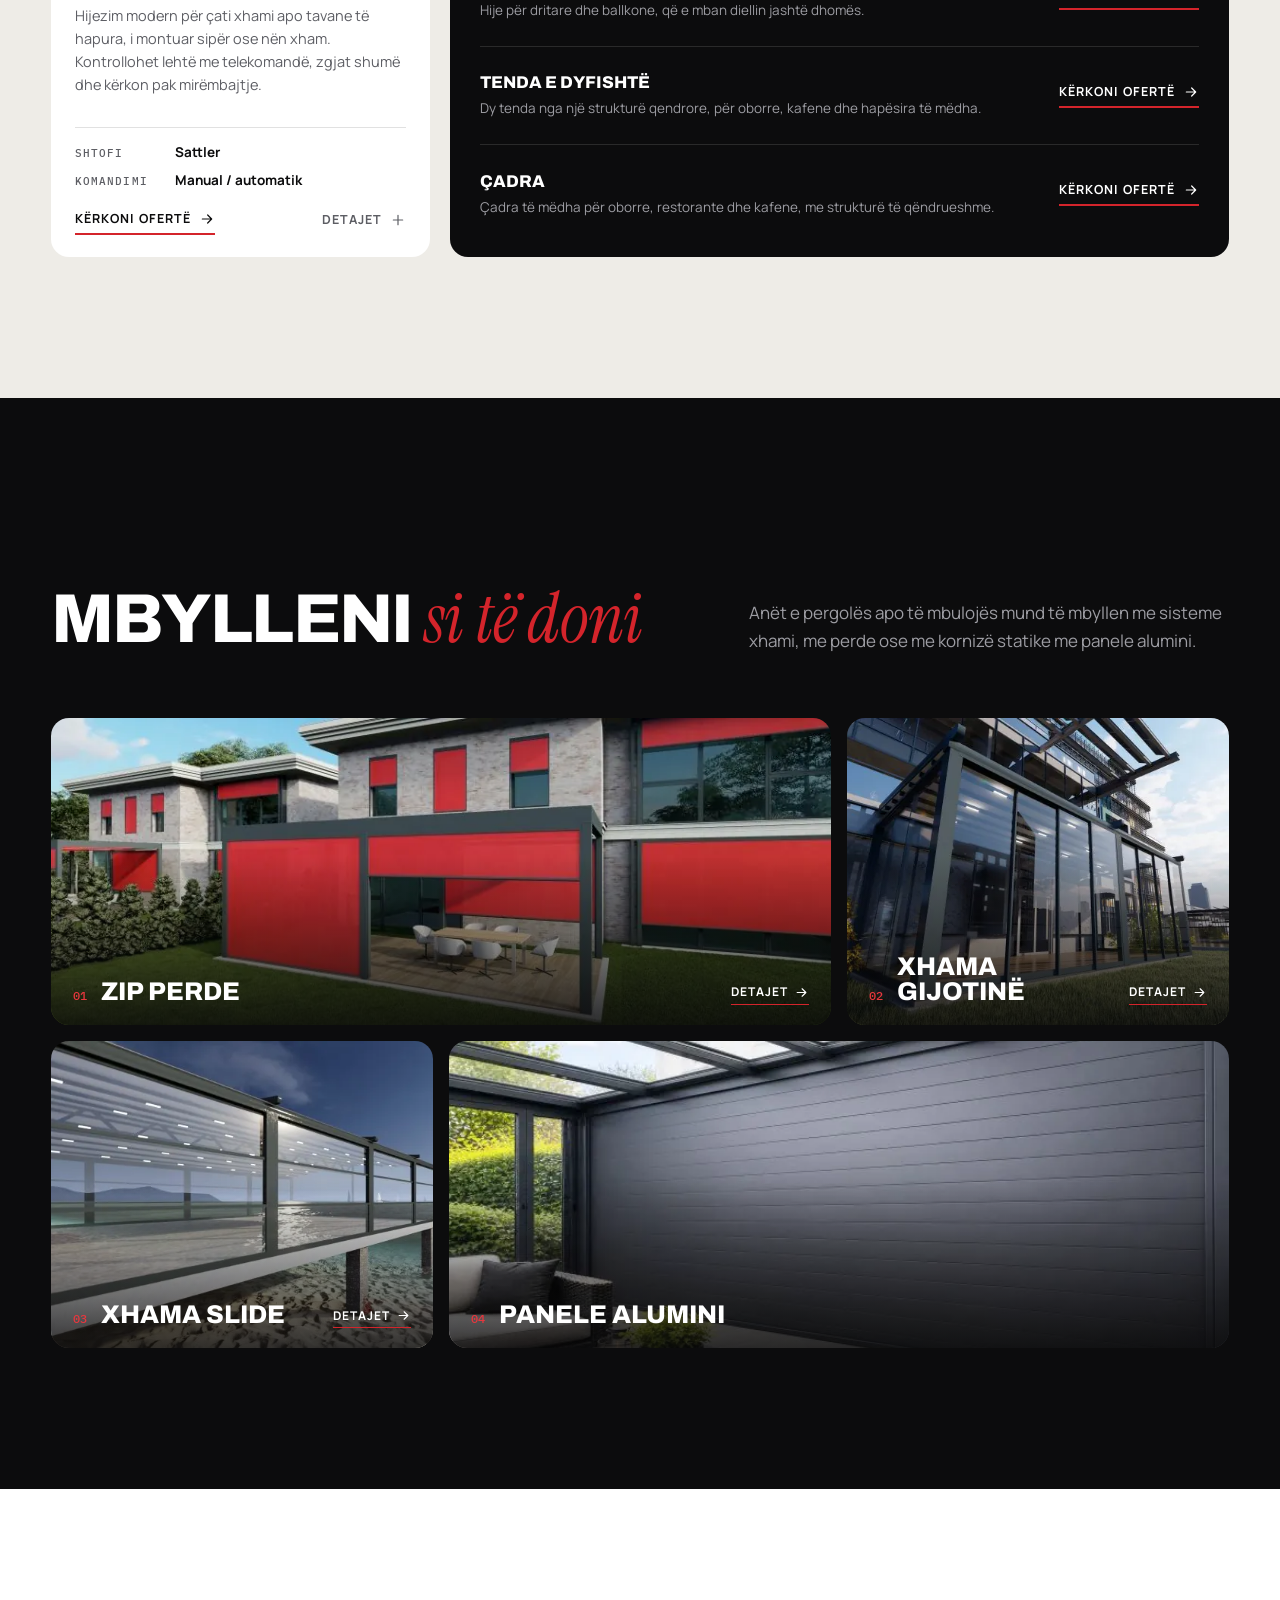
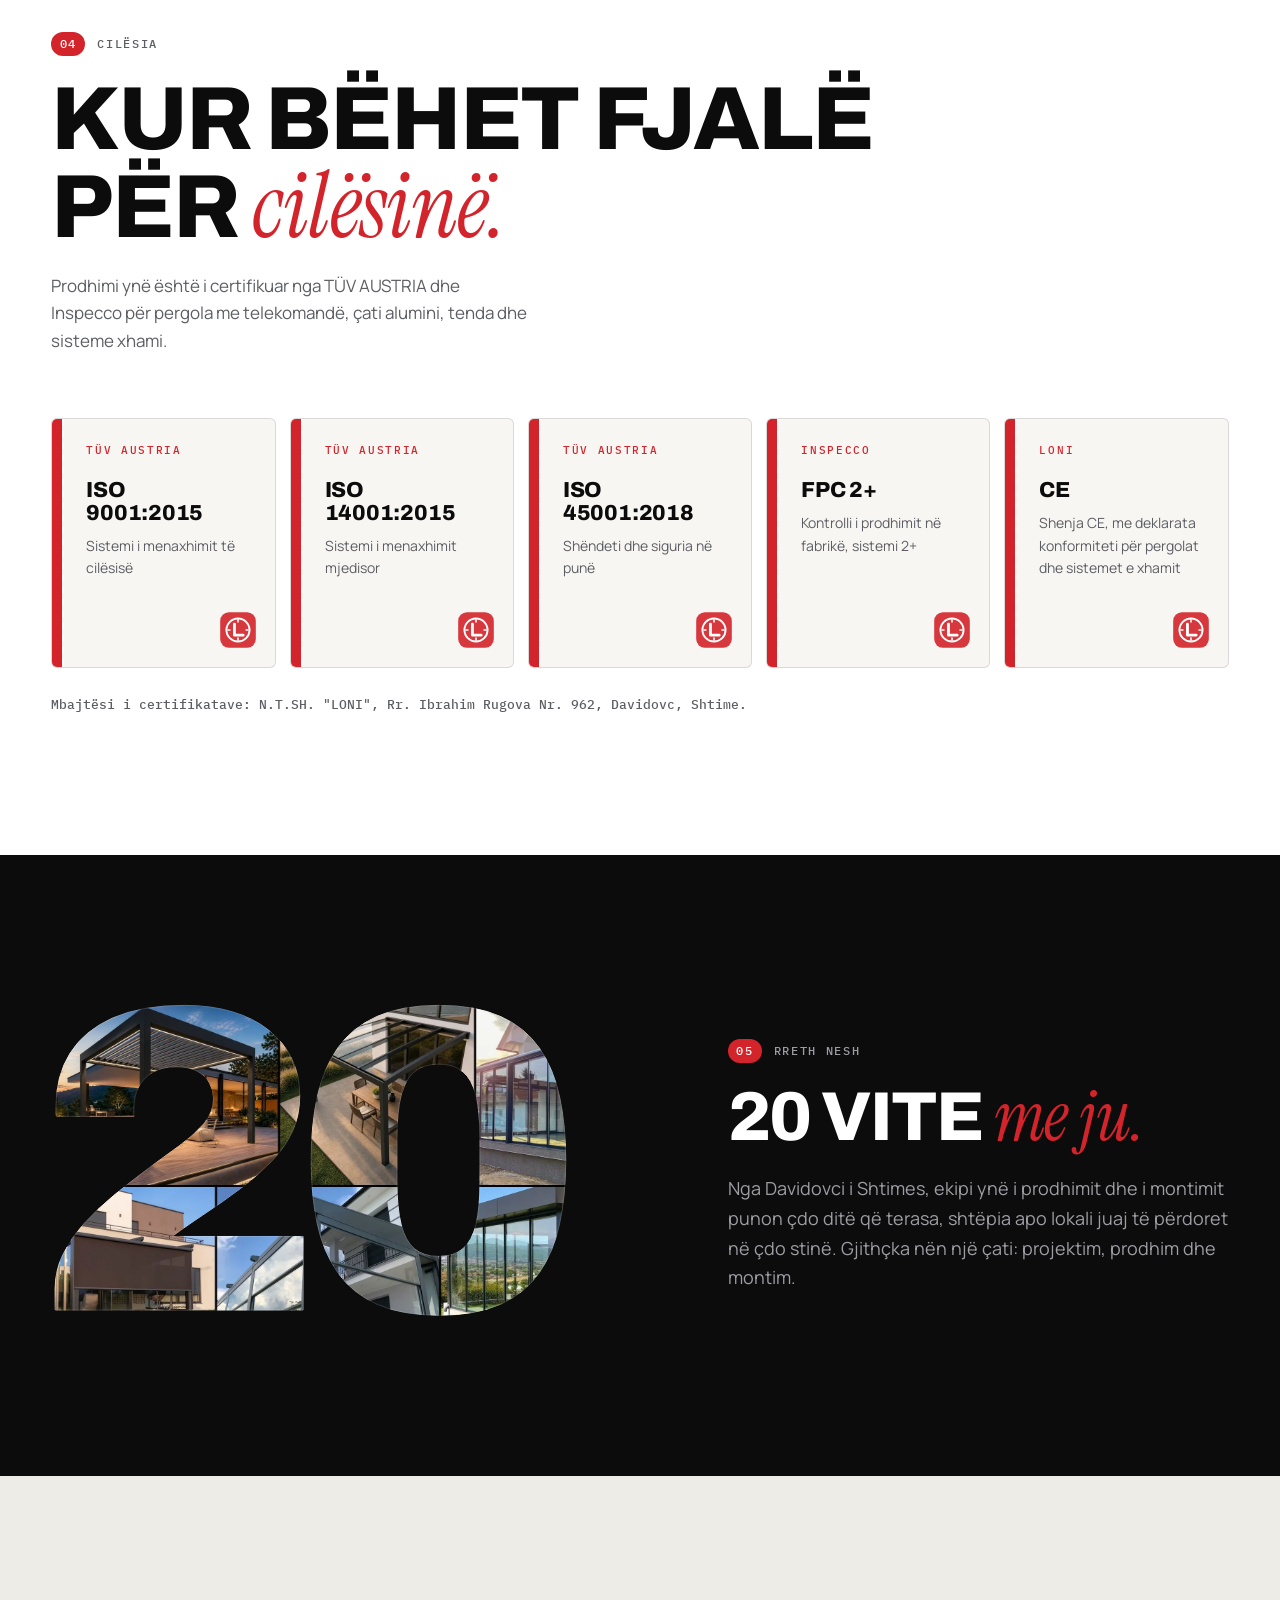
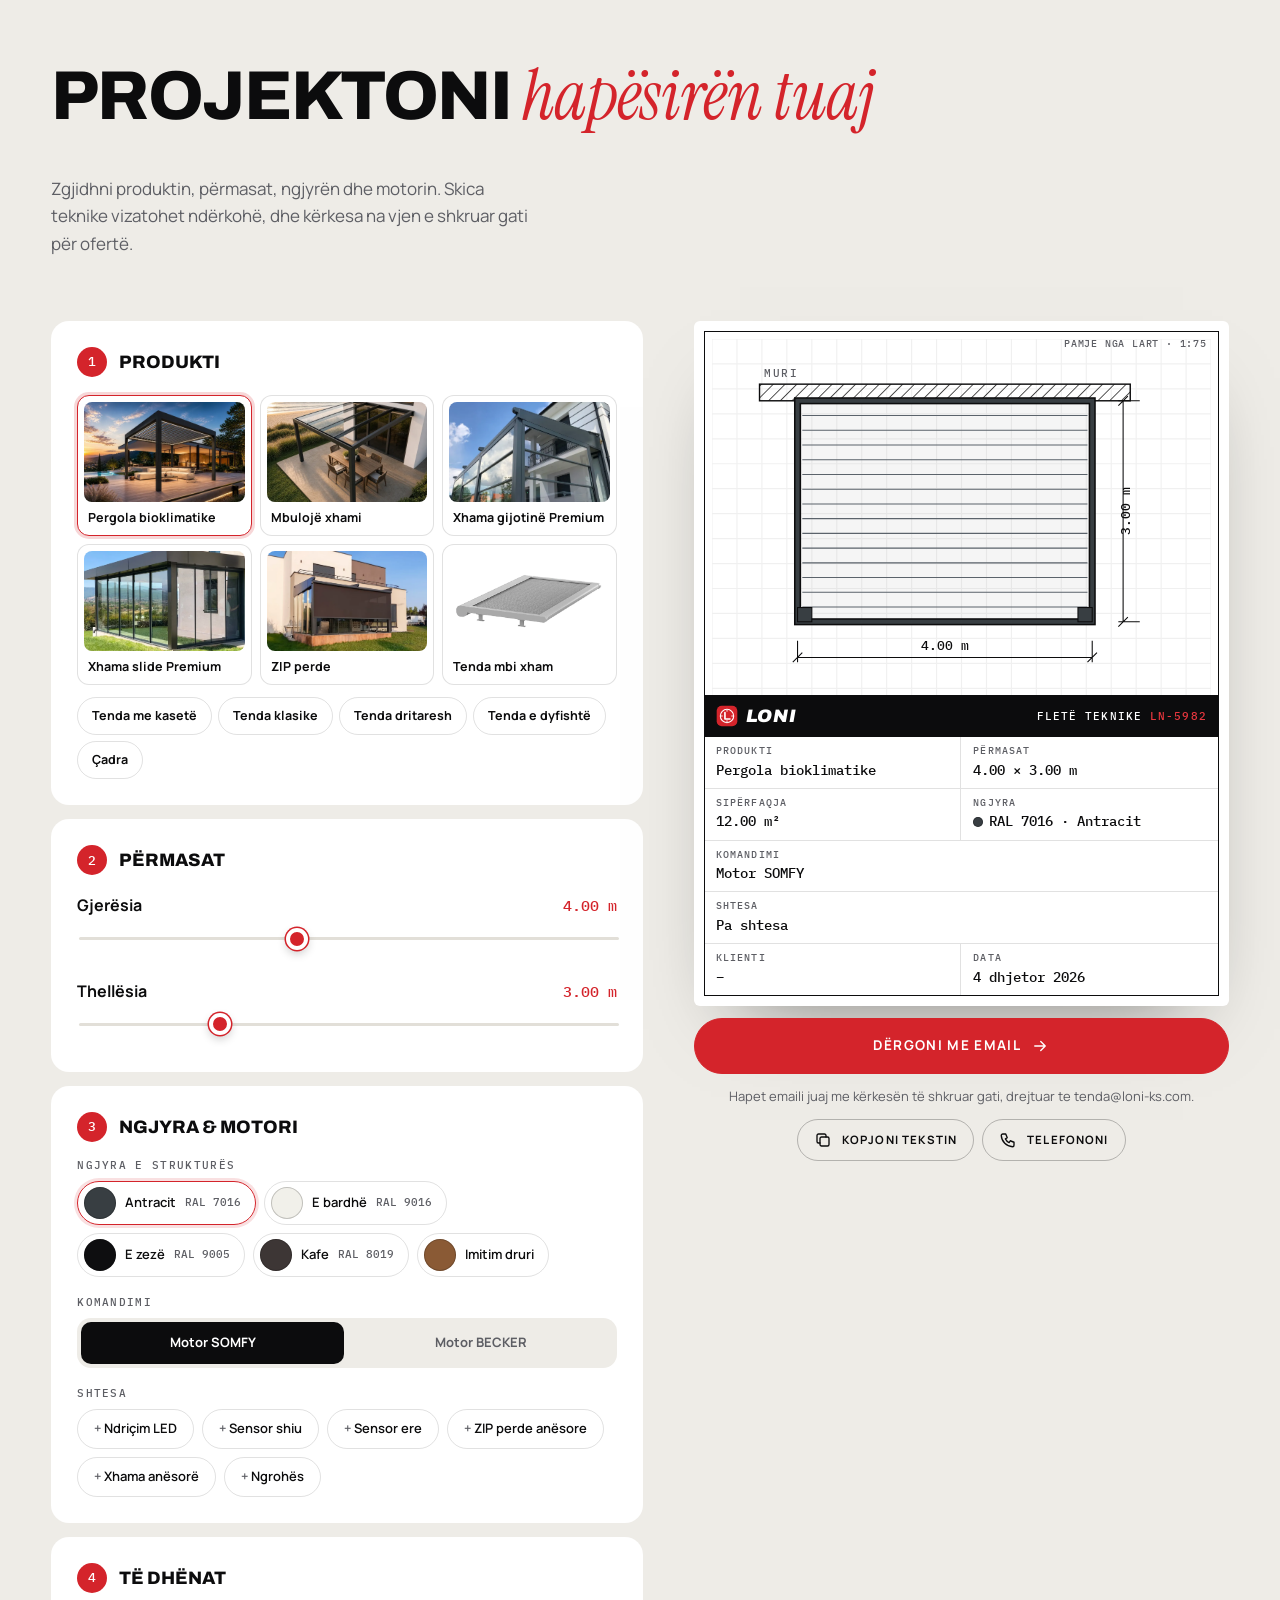
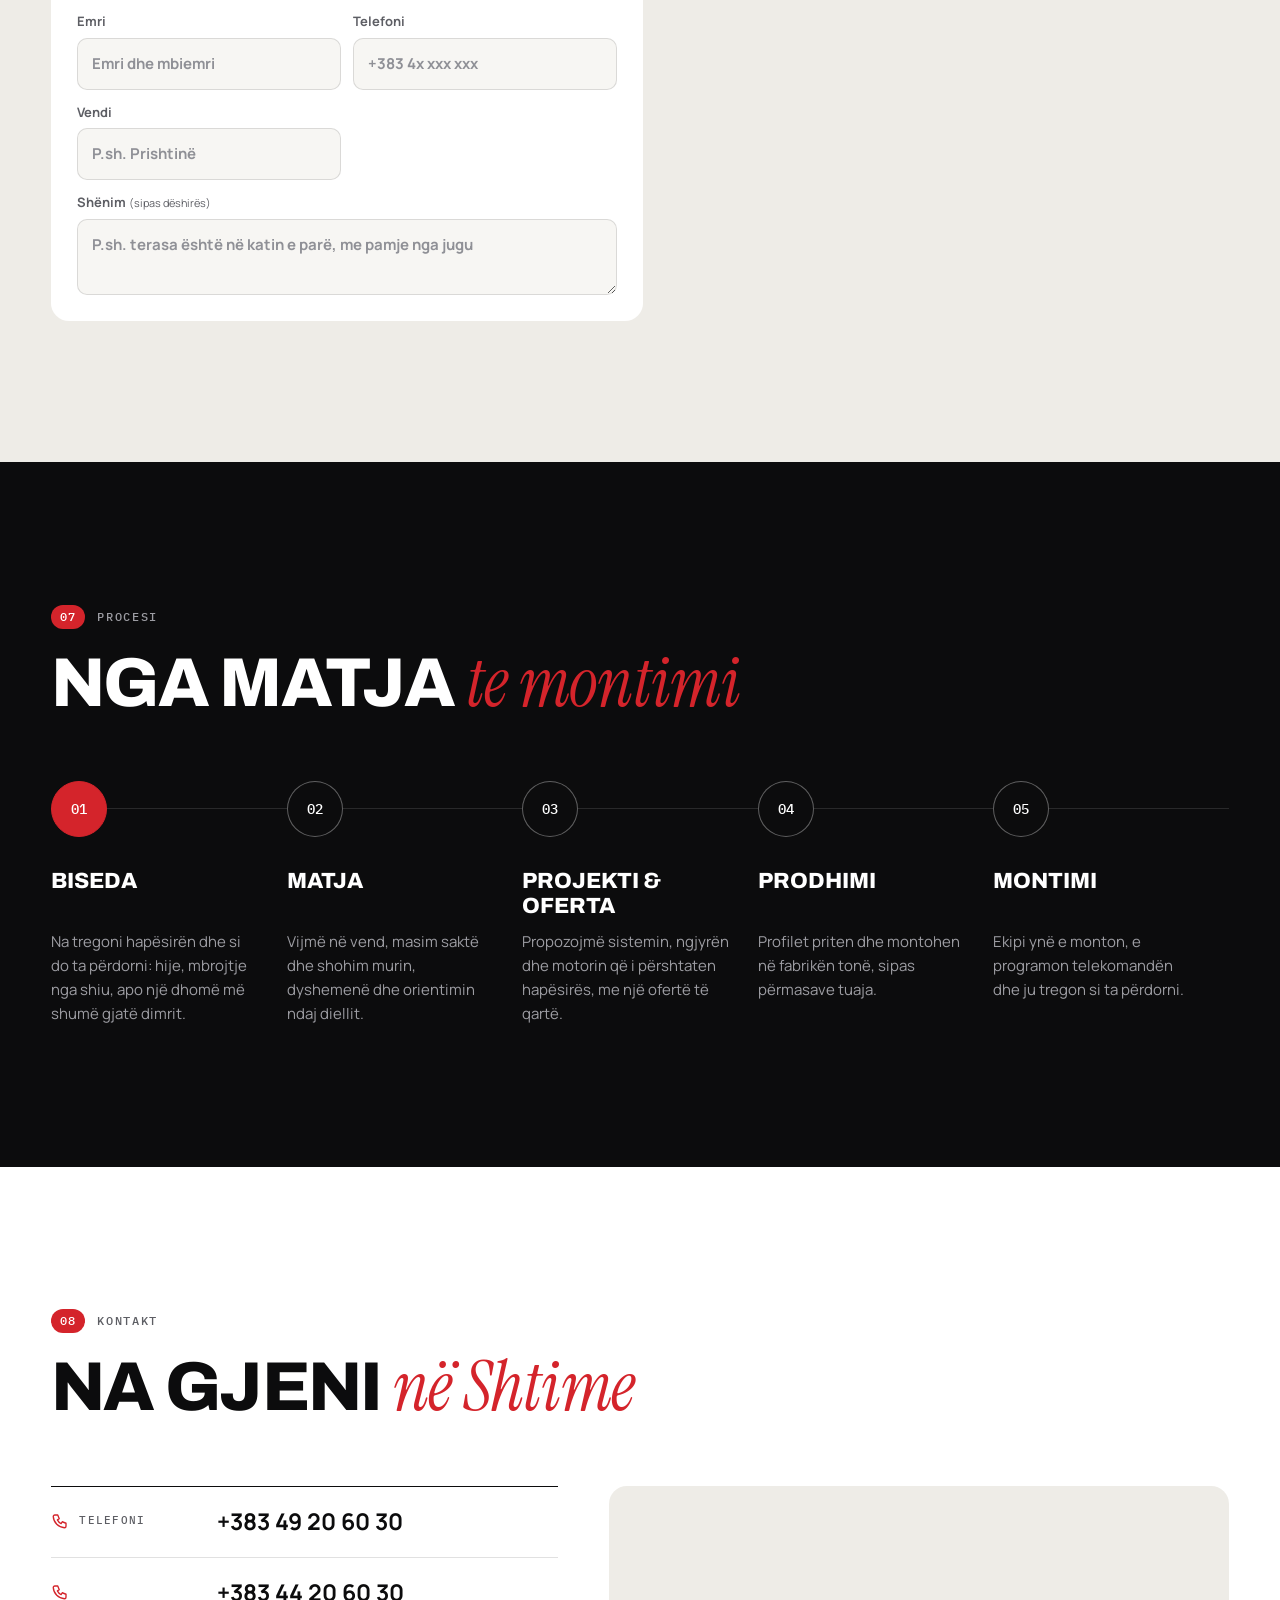
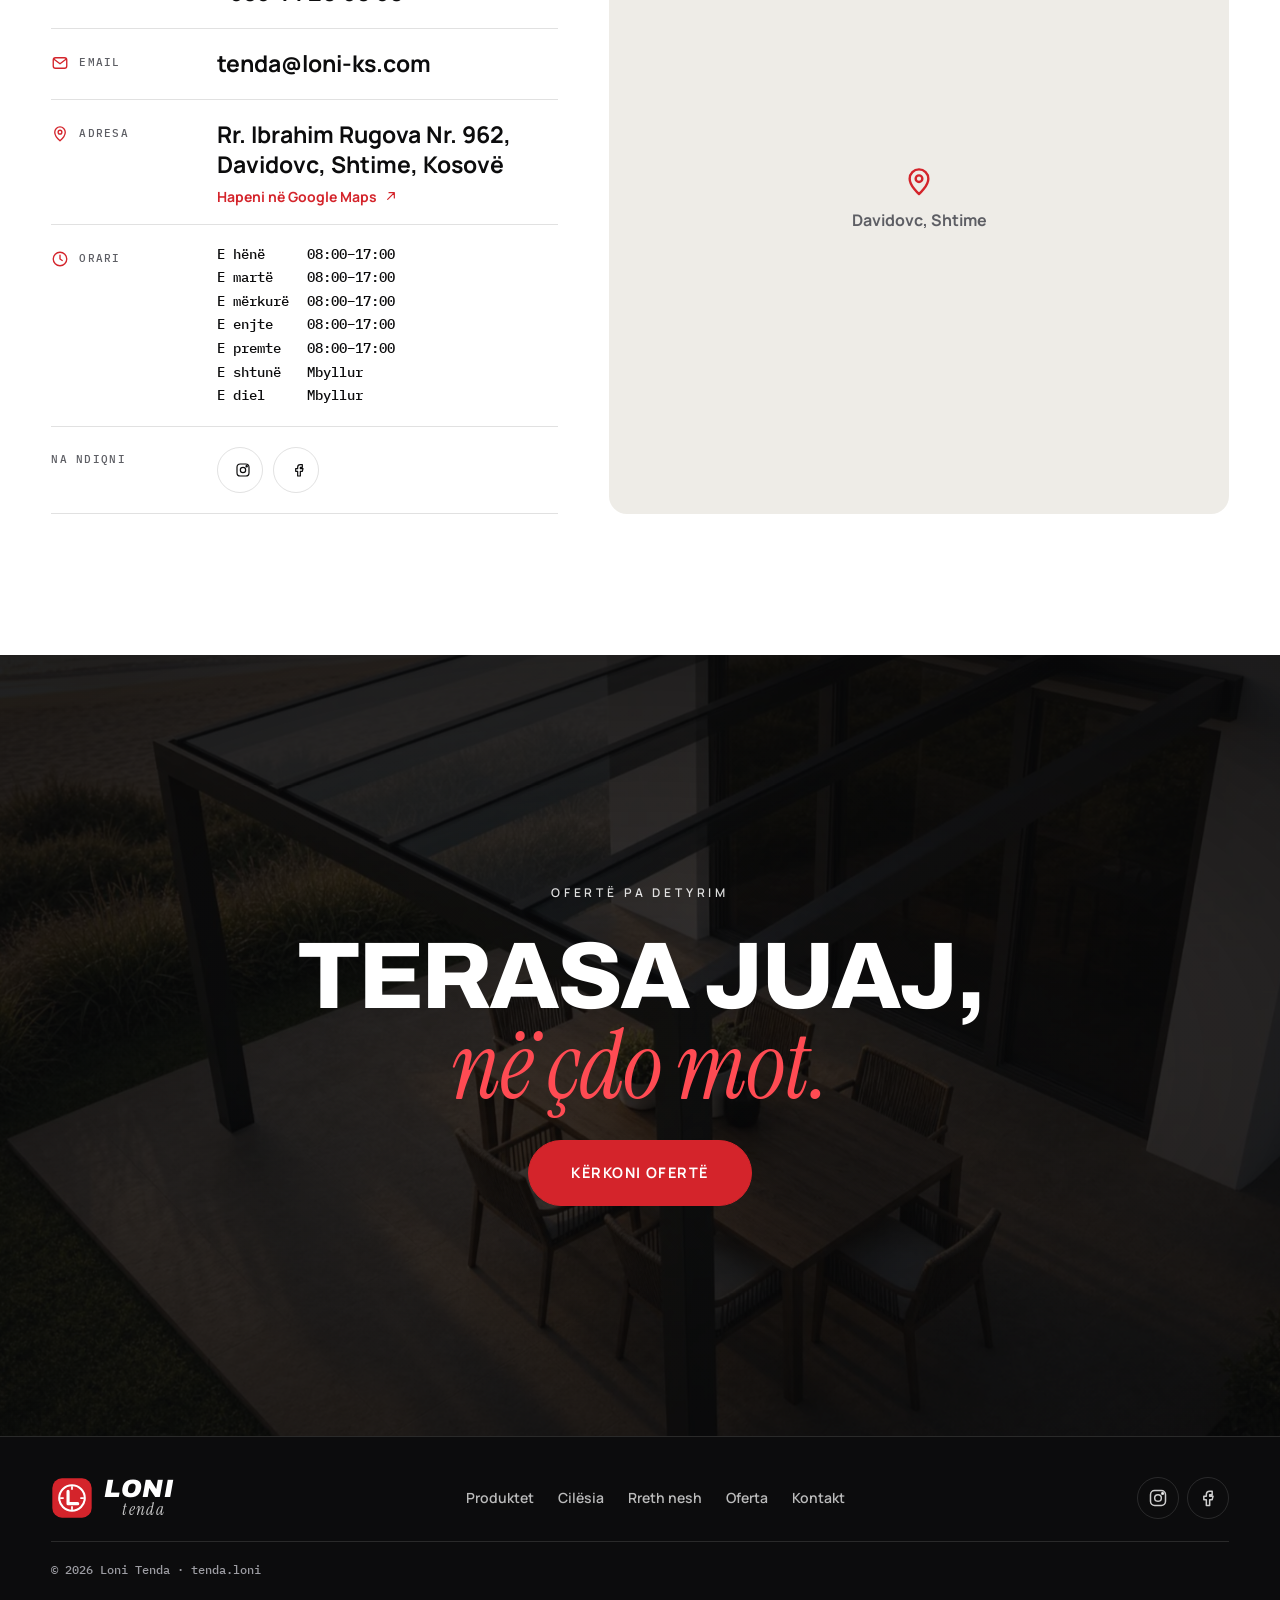
<file: footer/index.html>
<!doctype html>
<html lang="sq">
<head>
  <meta charset="utf-8" />
  <meta name="viewport" content="width=device-width, initial-scale=1" />
  <title>Kontakt · Loni Tenda</title>
  <link rel="canonical" href="https://ariongj.github.io/LoniKS/" />
  <meta http-equiv="refresh" content="0; url=../#contact" />
  <script>location.replace("../#contact");</script>
</head>
<body>
  <p>Kjo faqe është zhvendosur: <a href="../#contact">Kontakt · Loni Tenda</a></p>
</body>
</html>
</file>
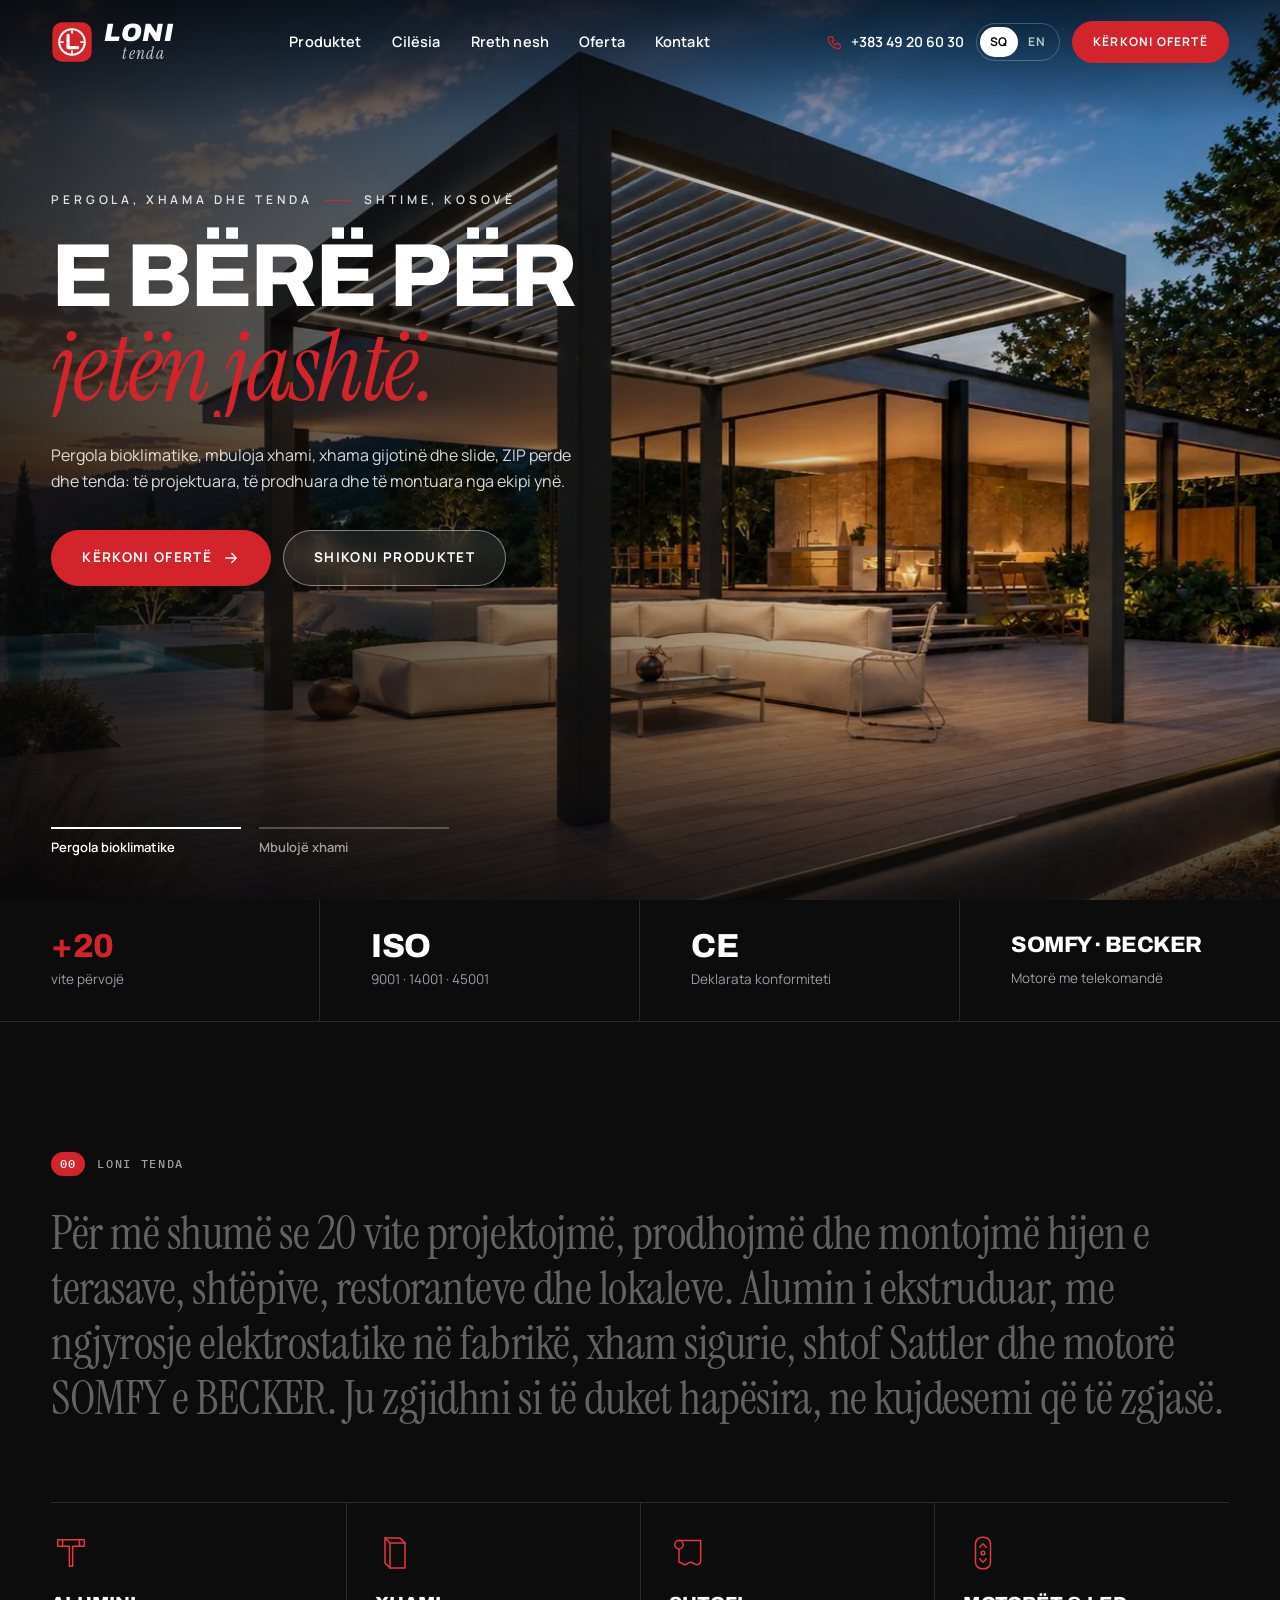
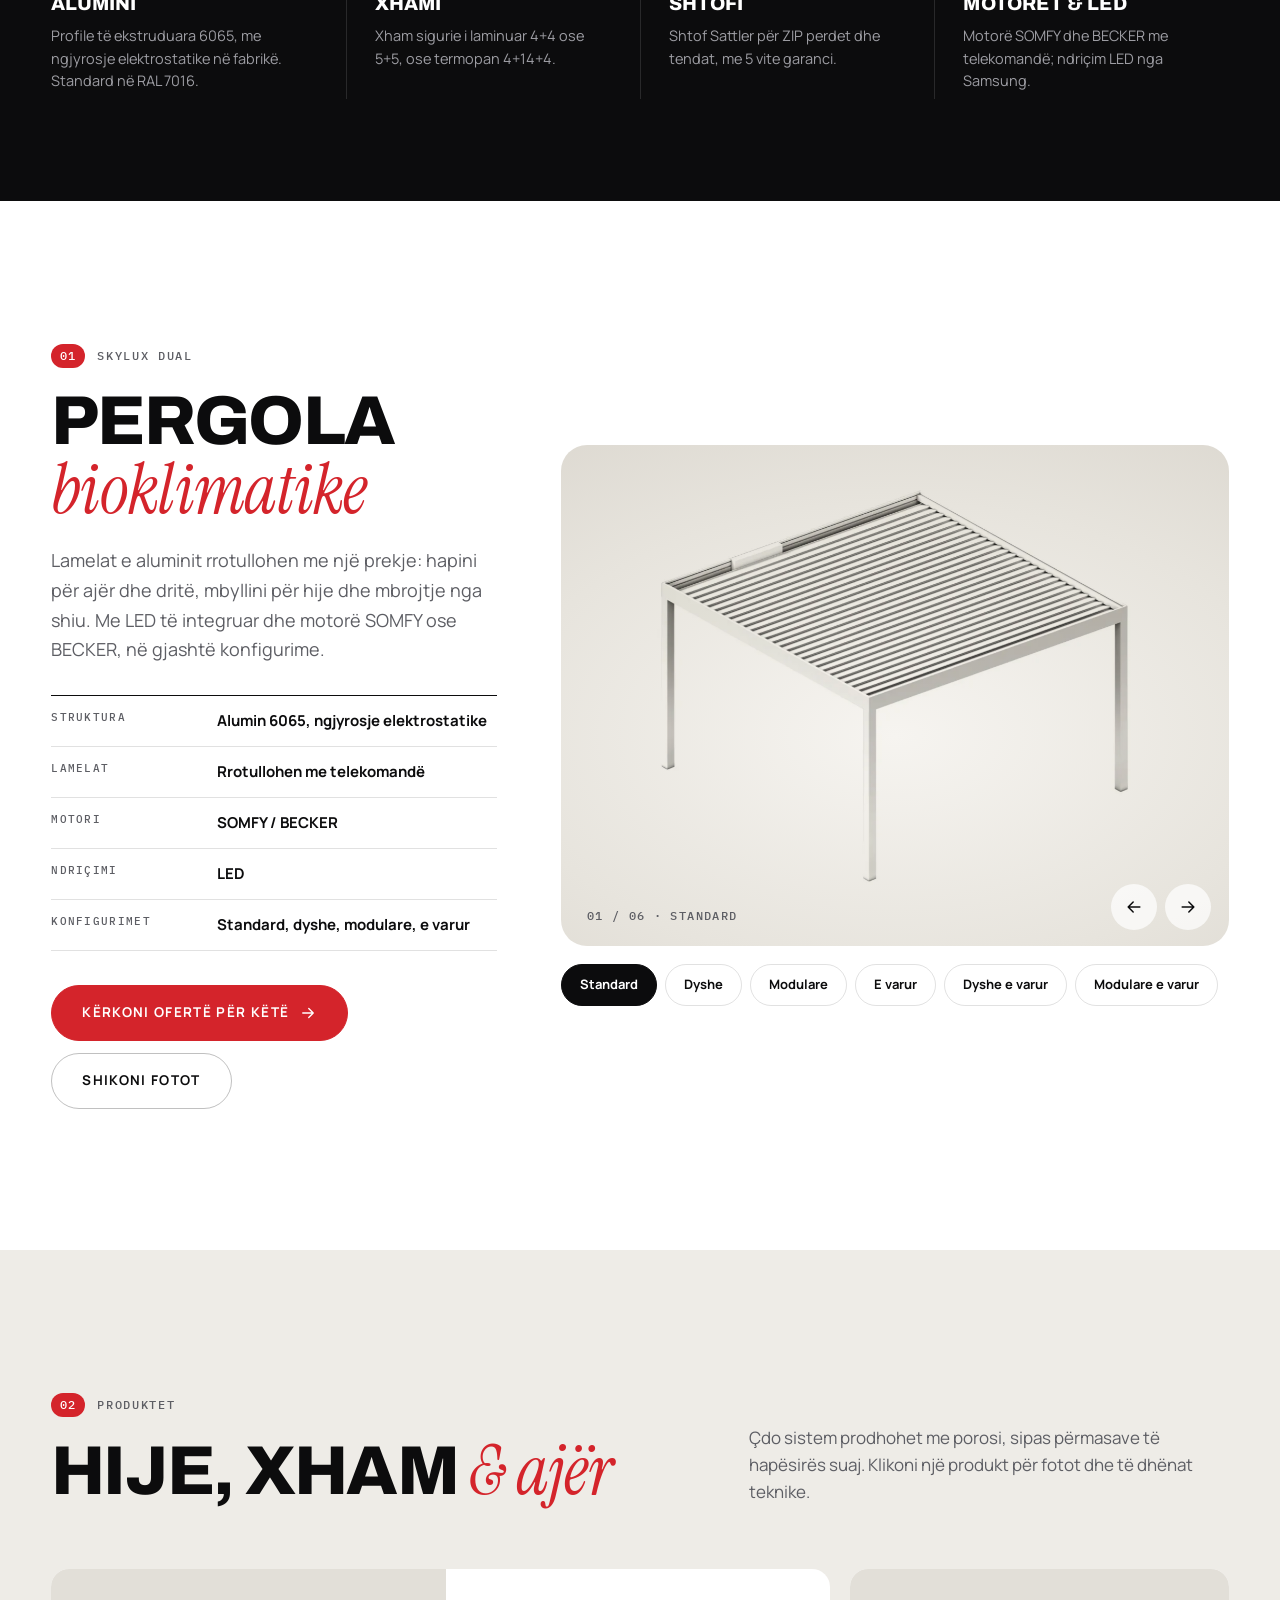
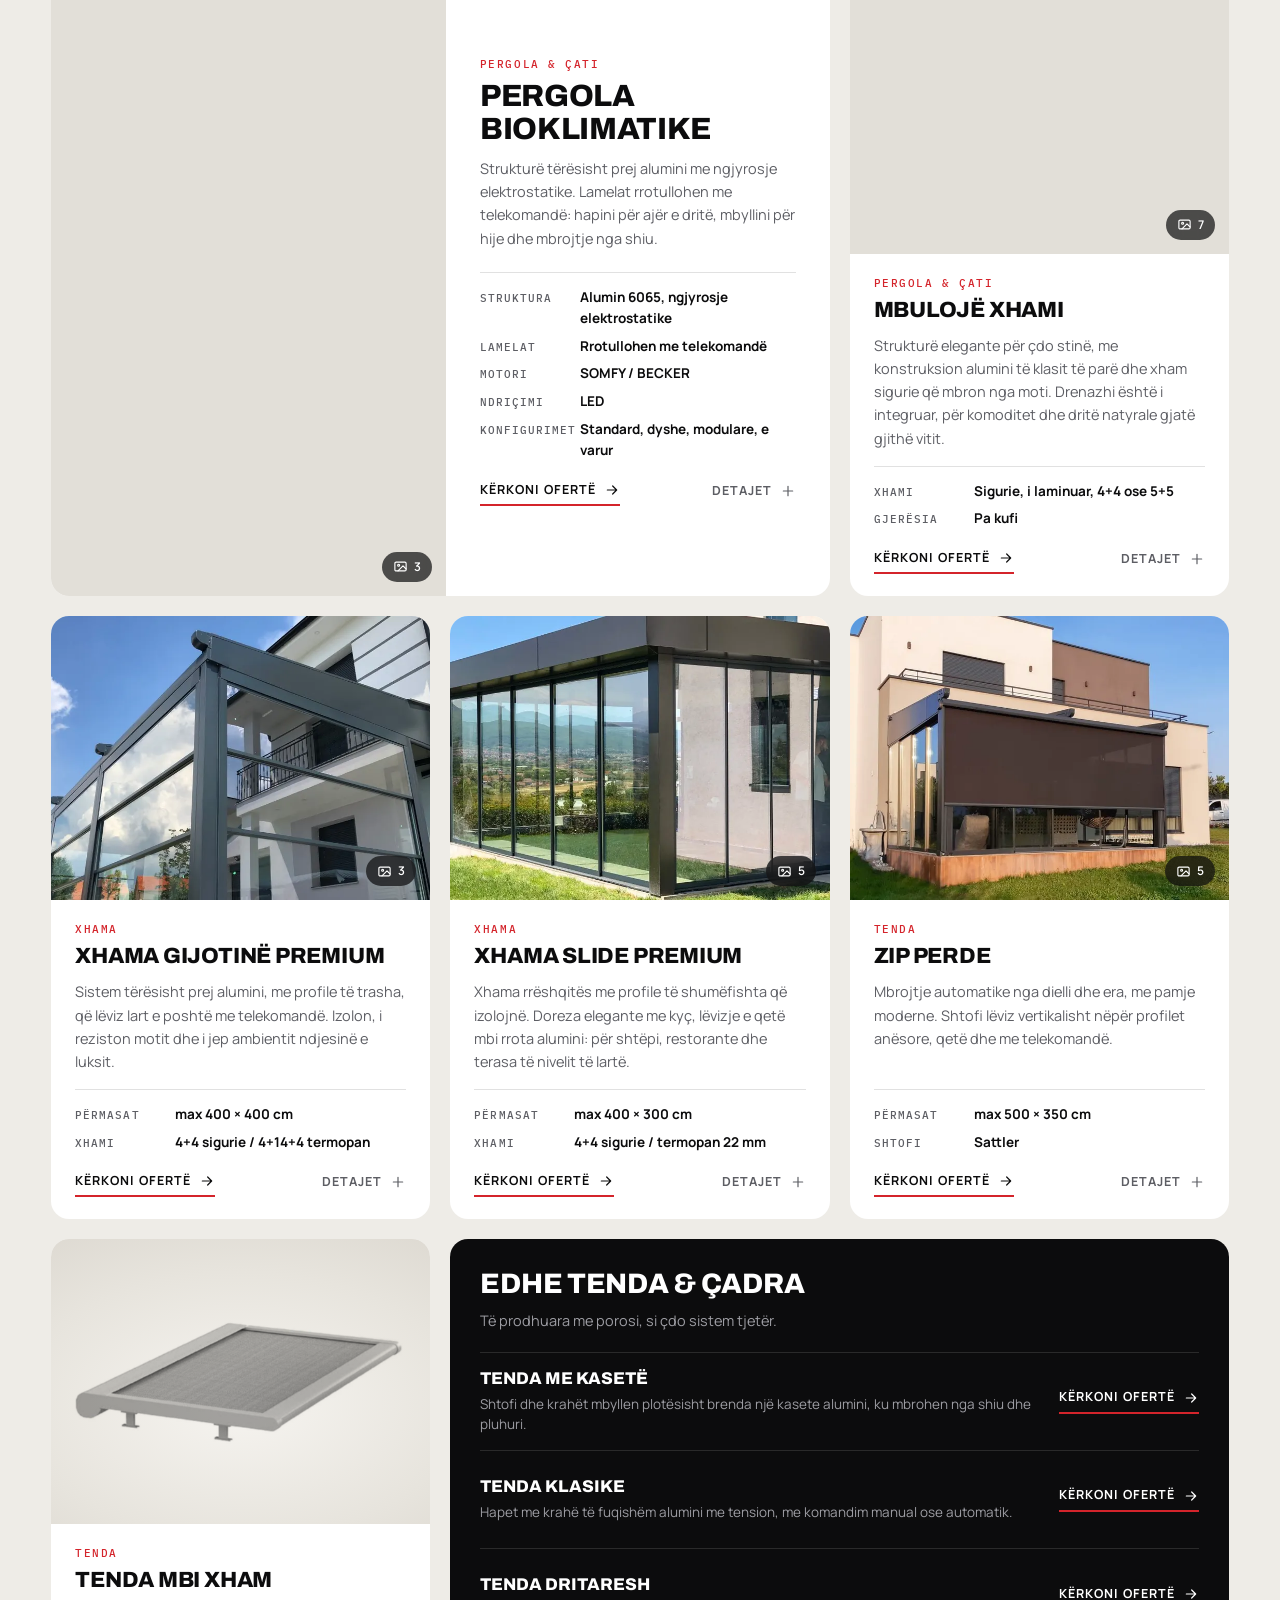
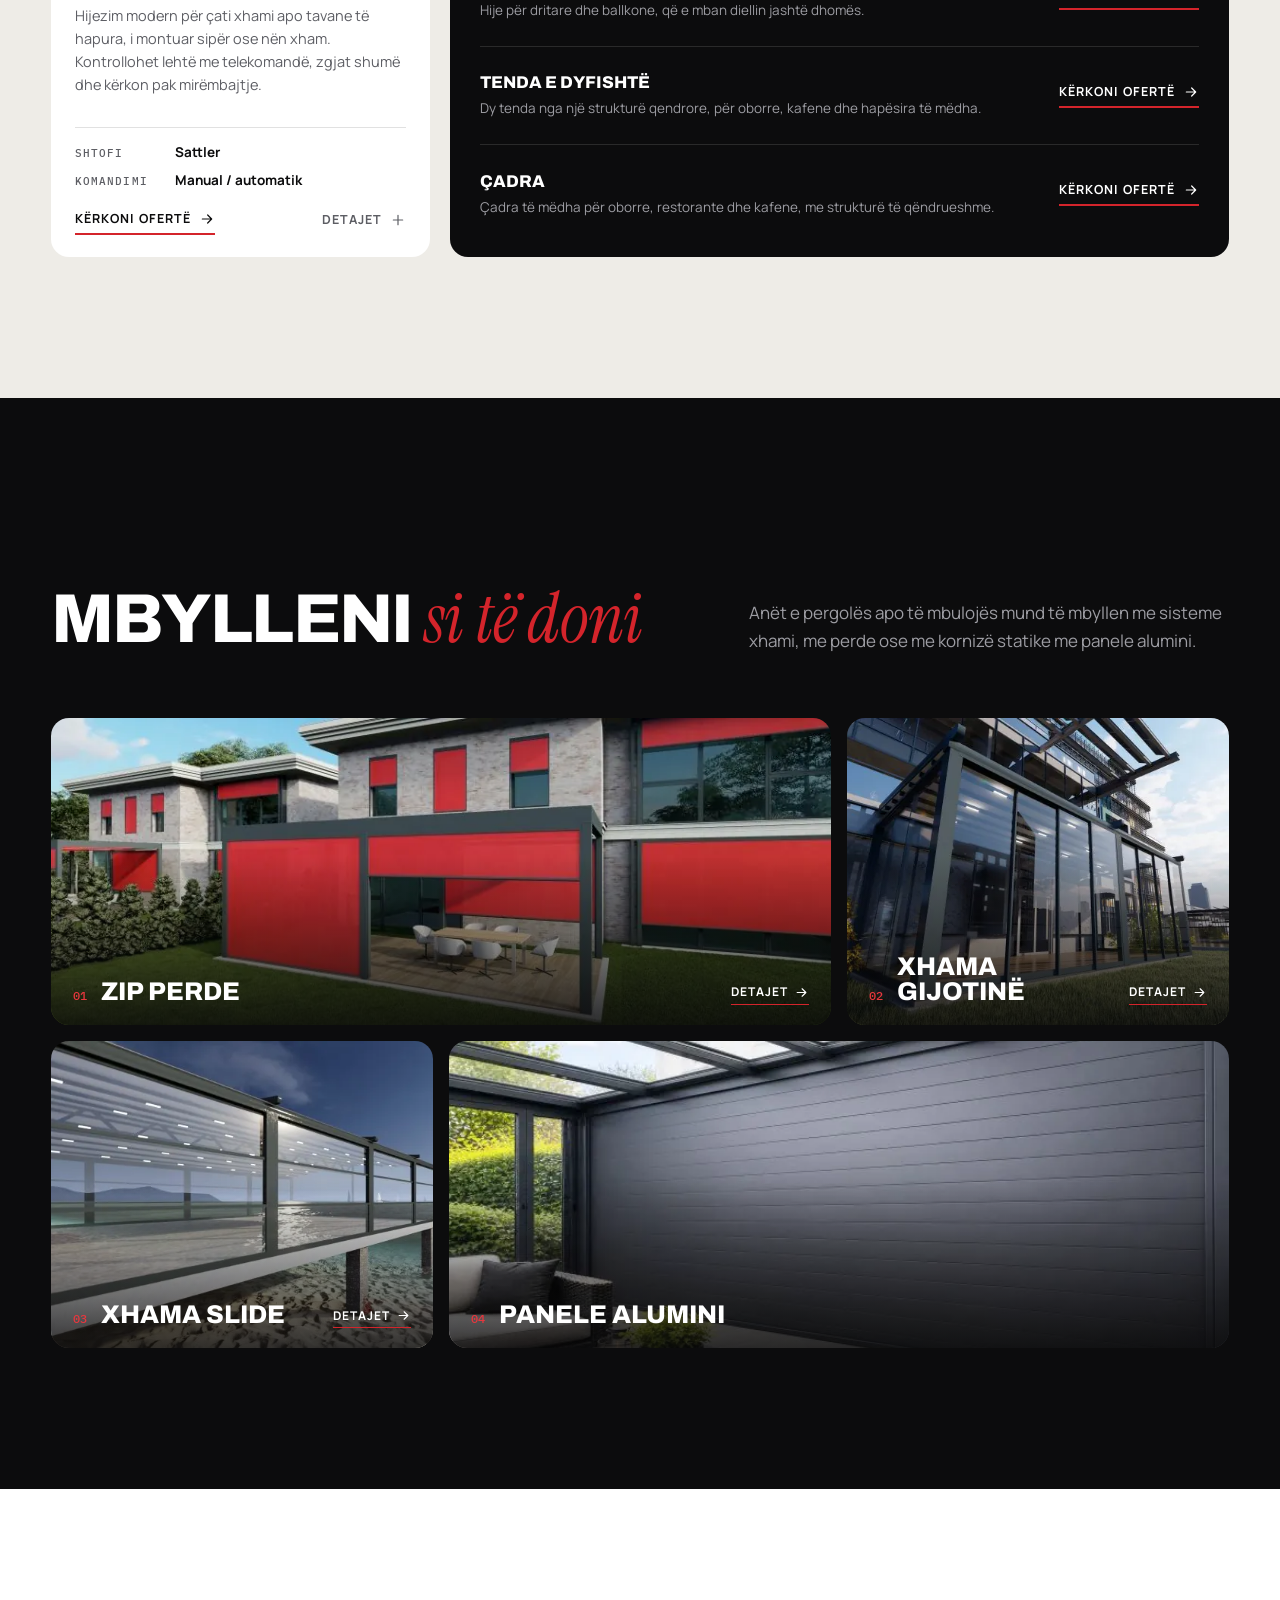
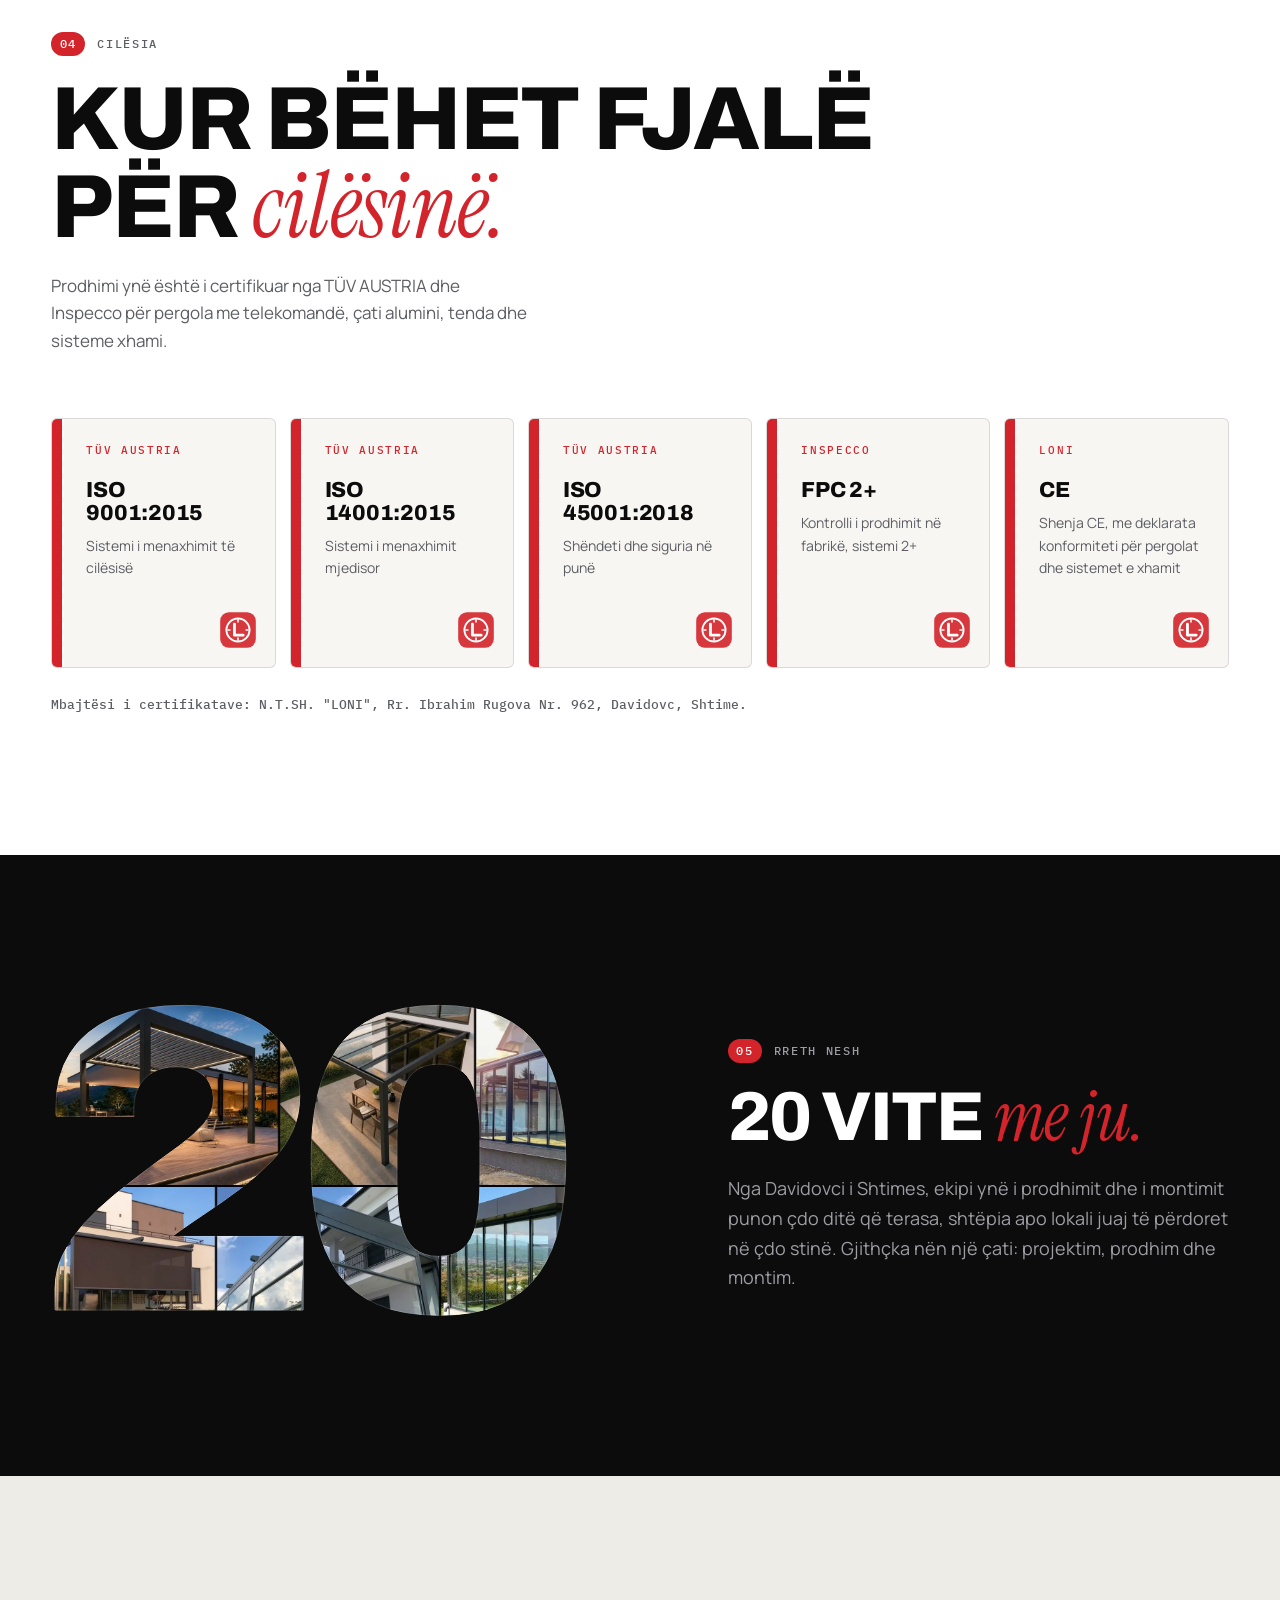
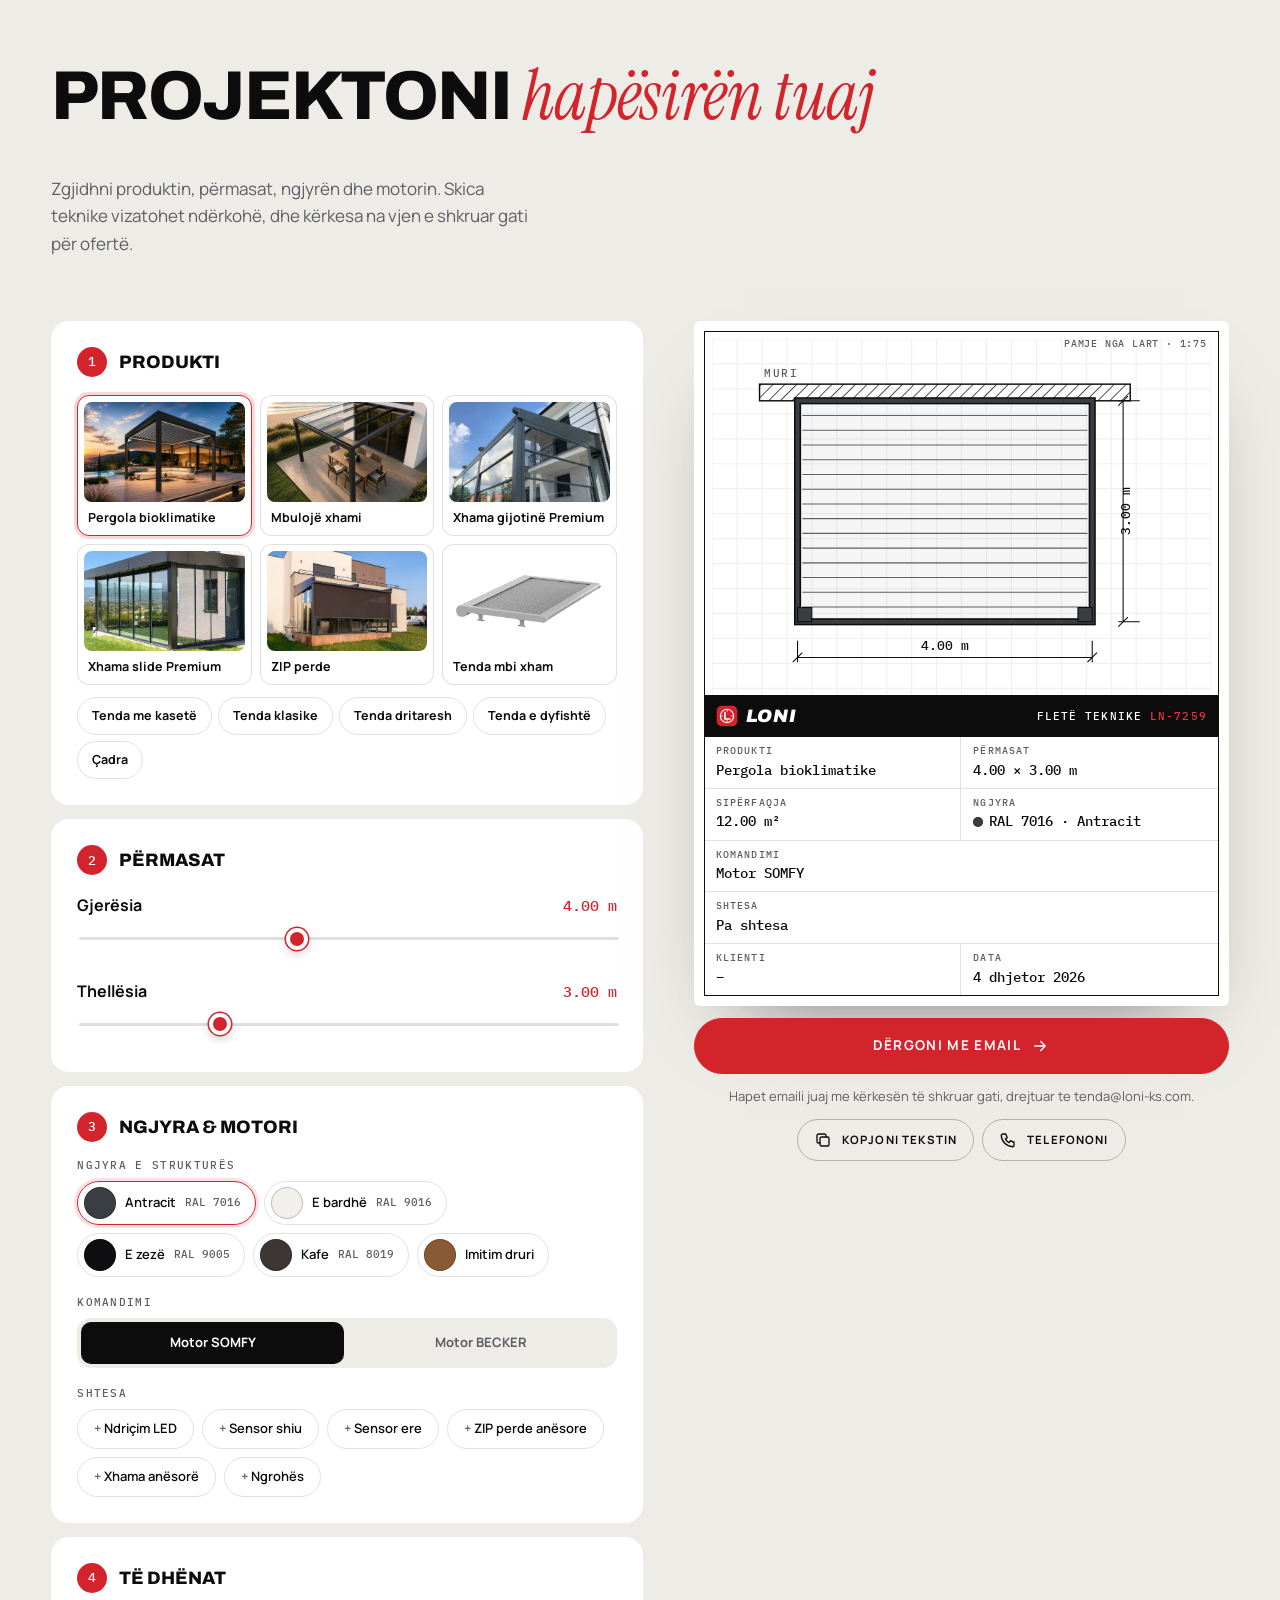
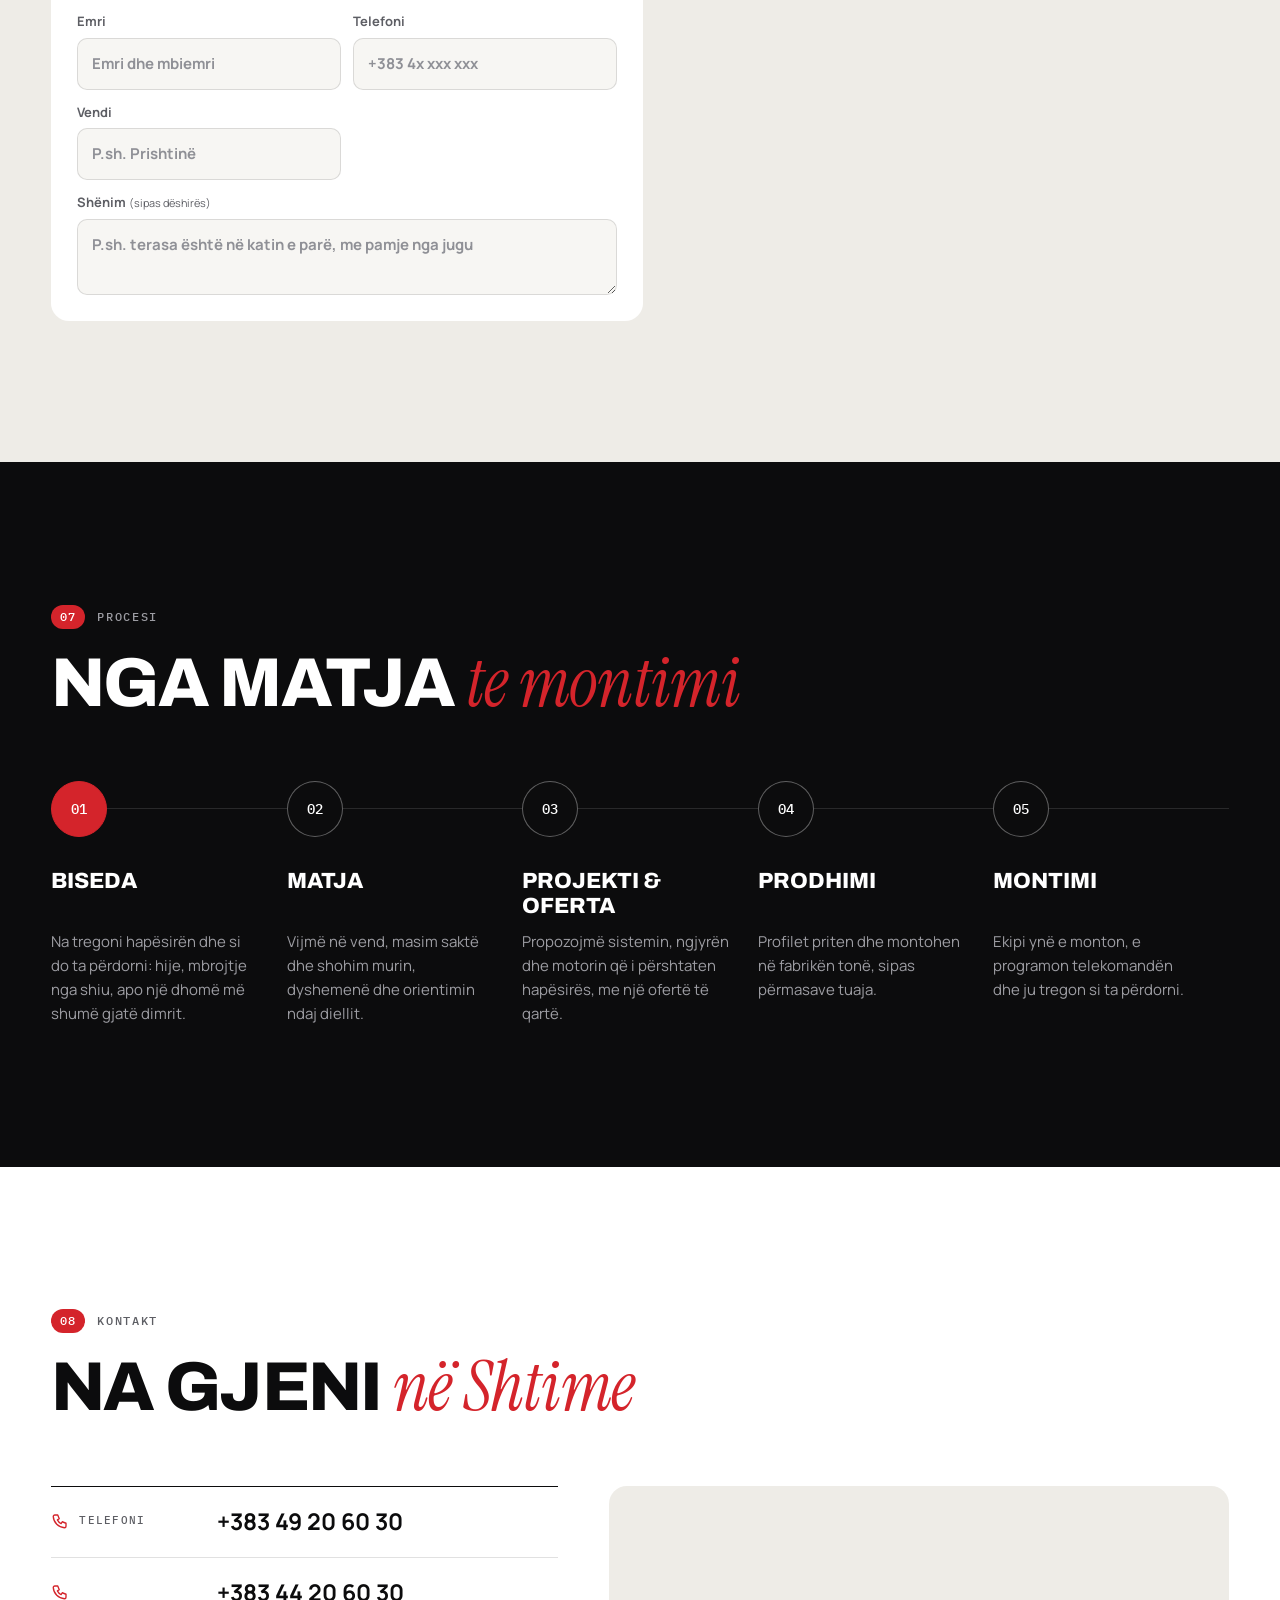
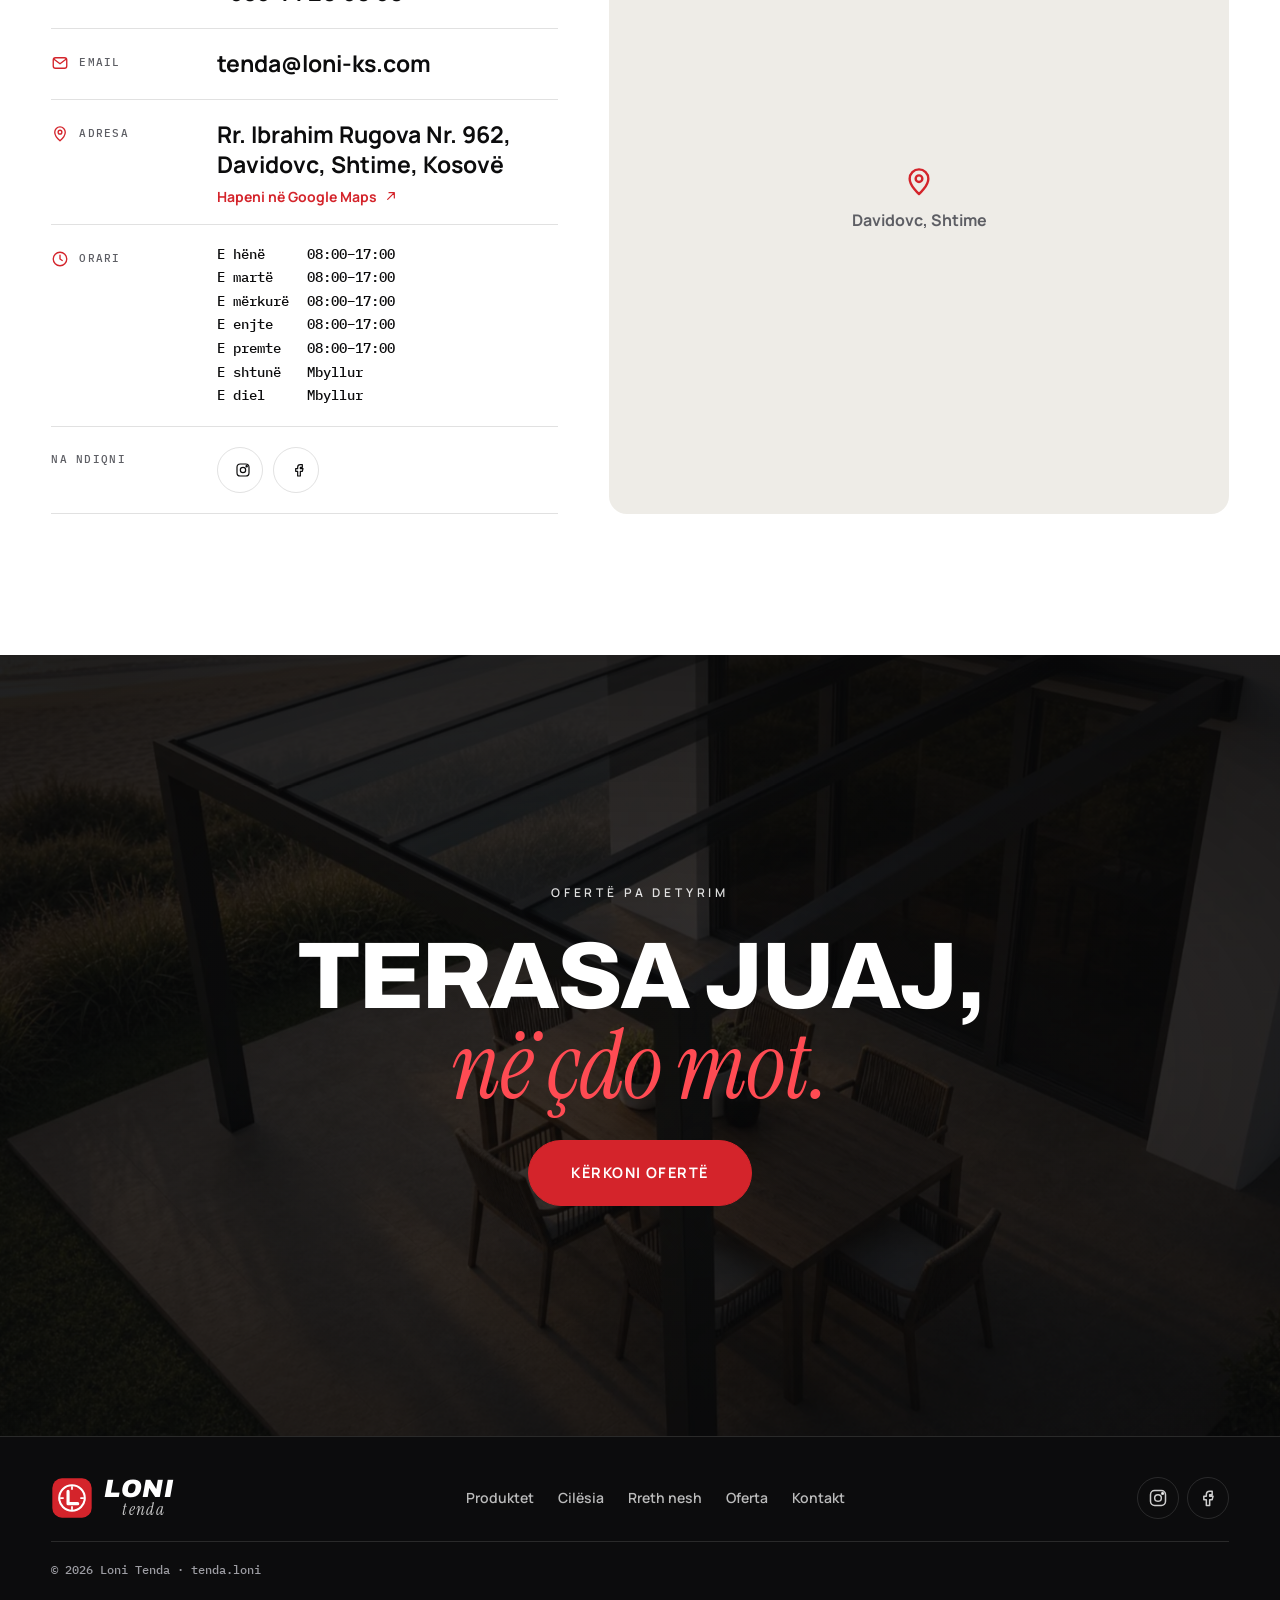
<file: gijot/index.html>
<!doctype html>
<html lang="sq">
<head>
  <meta charset="utf-8" />
  <meta name="viewport" content="width=device-width, initial-scale=1" />
  <title>Xhama gijotinë · Loni Tenda</title>
  <link rel="canonical" href="https://ariongj.github.io/LoniKS/" />
  <meta http-equiv="refresh" content="0; url=../#p-gijot" />
  <script>location.replace("../#p-gijot");</script>
</head>
<body>
  <p>Kjo faqe është zhvendosur: <a href="../#p-gijot">Xhama gijotinë · Loni Tenda</a></p>
</body>
</html>
</file>
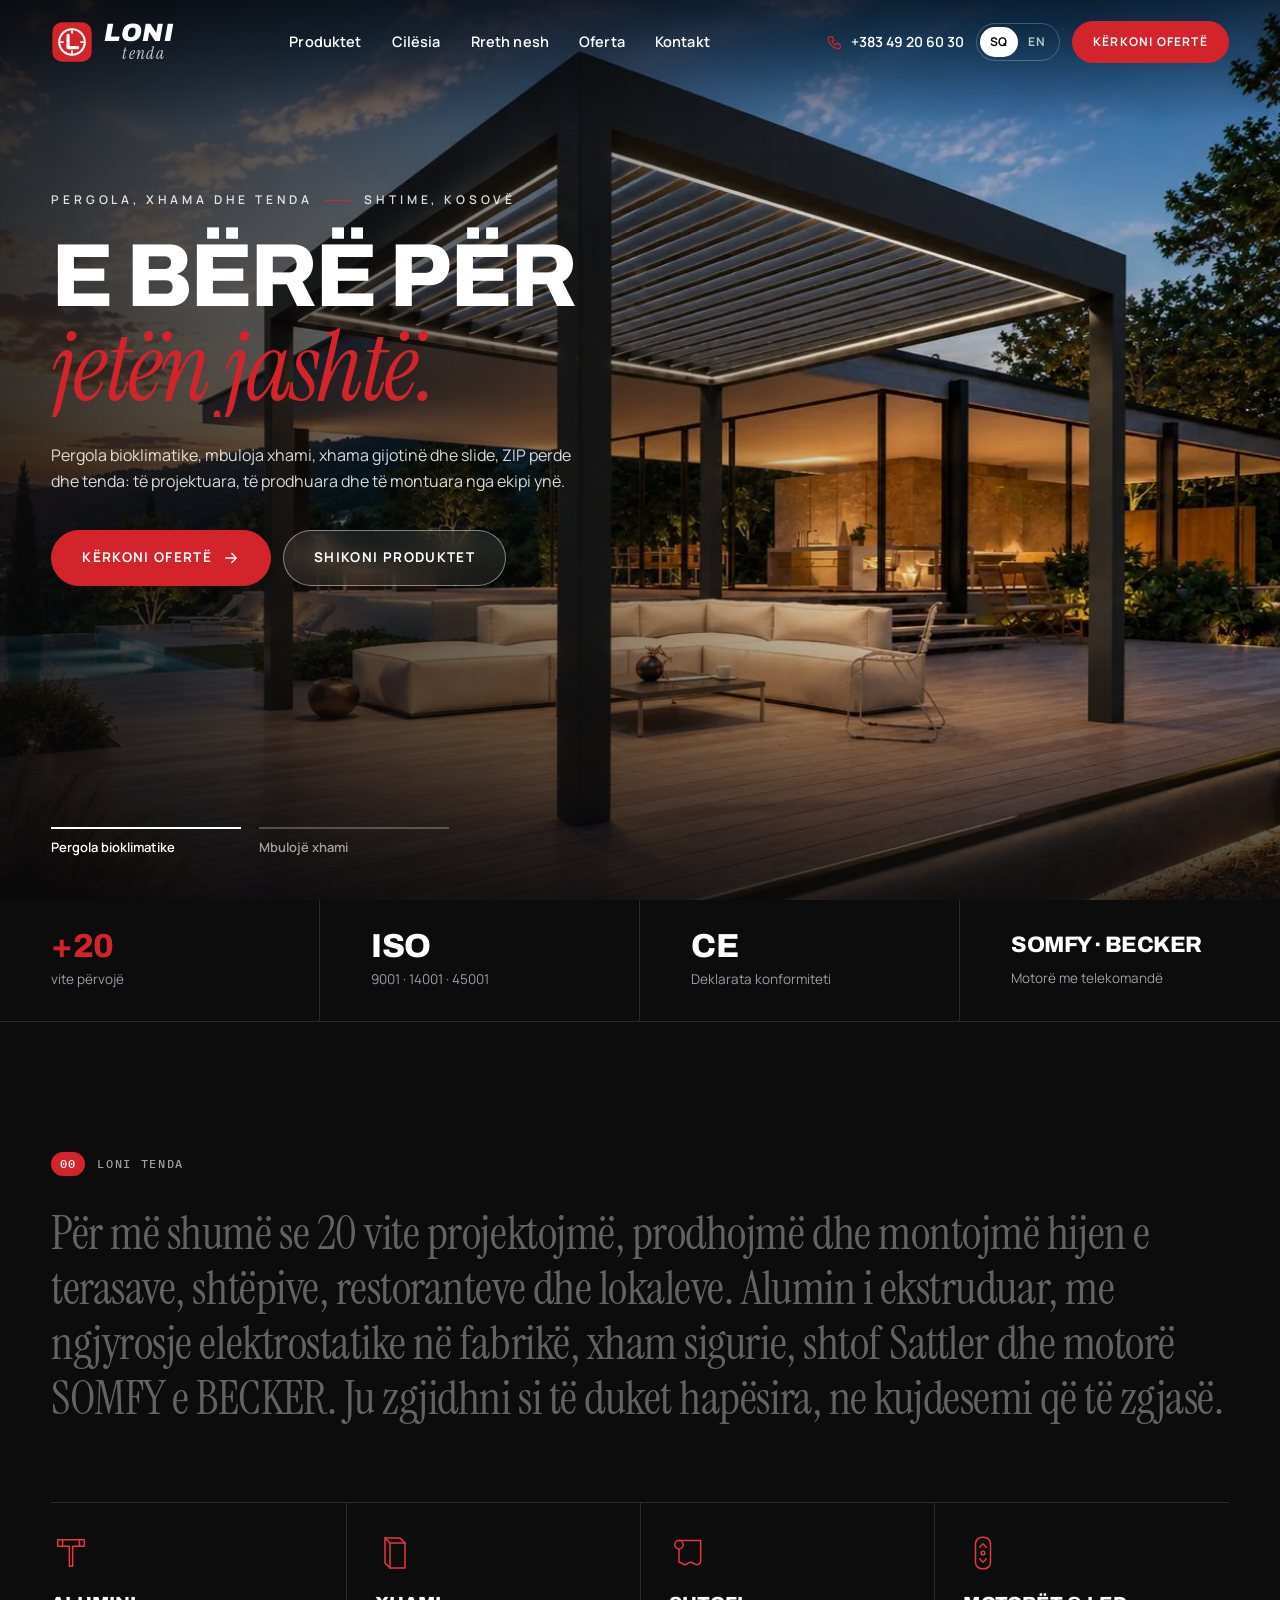
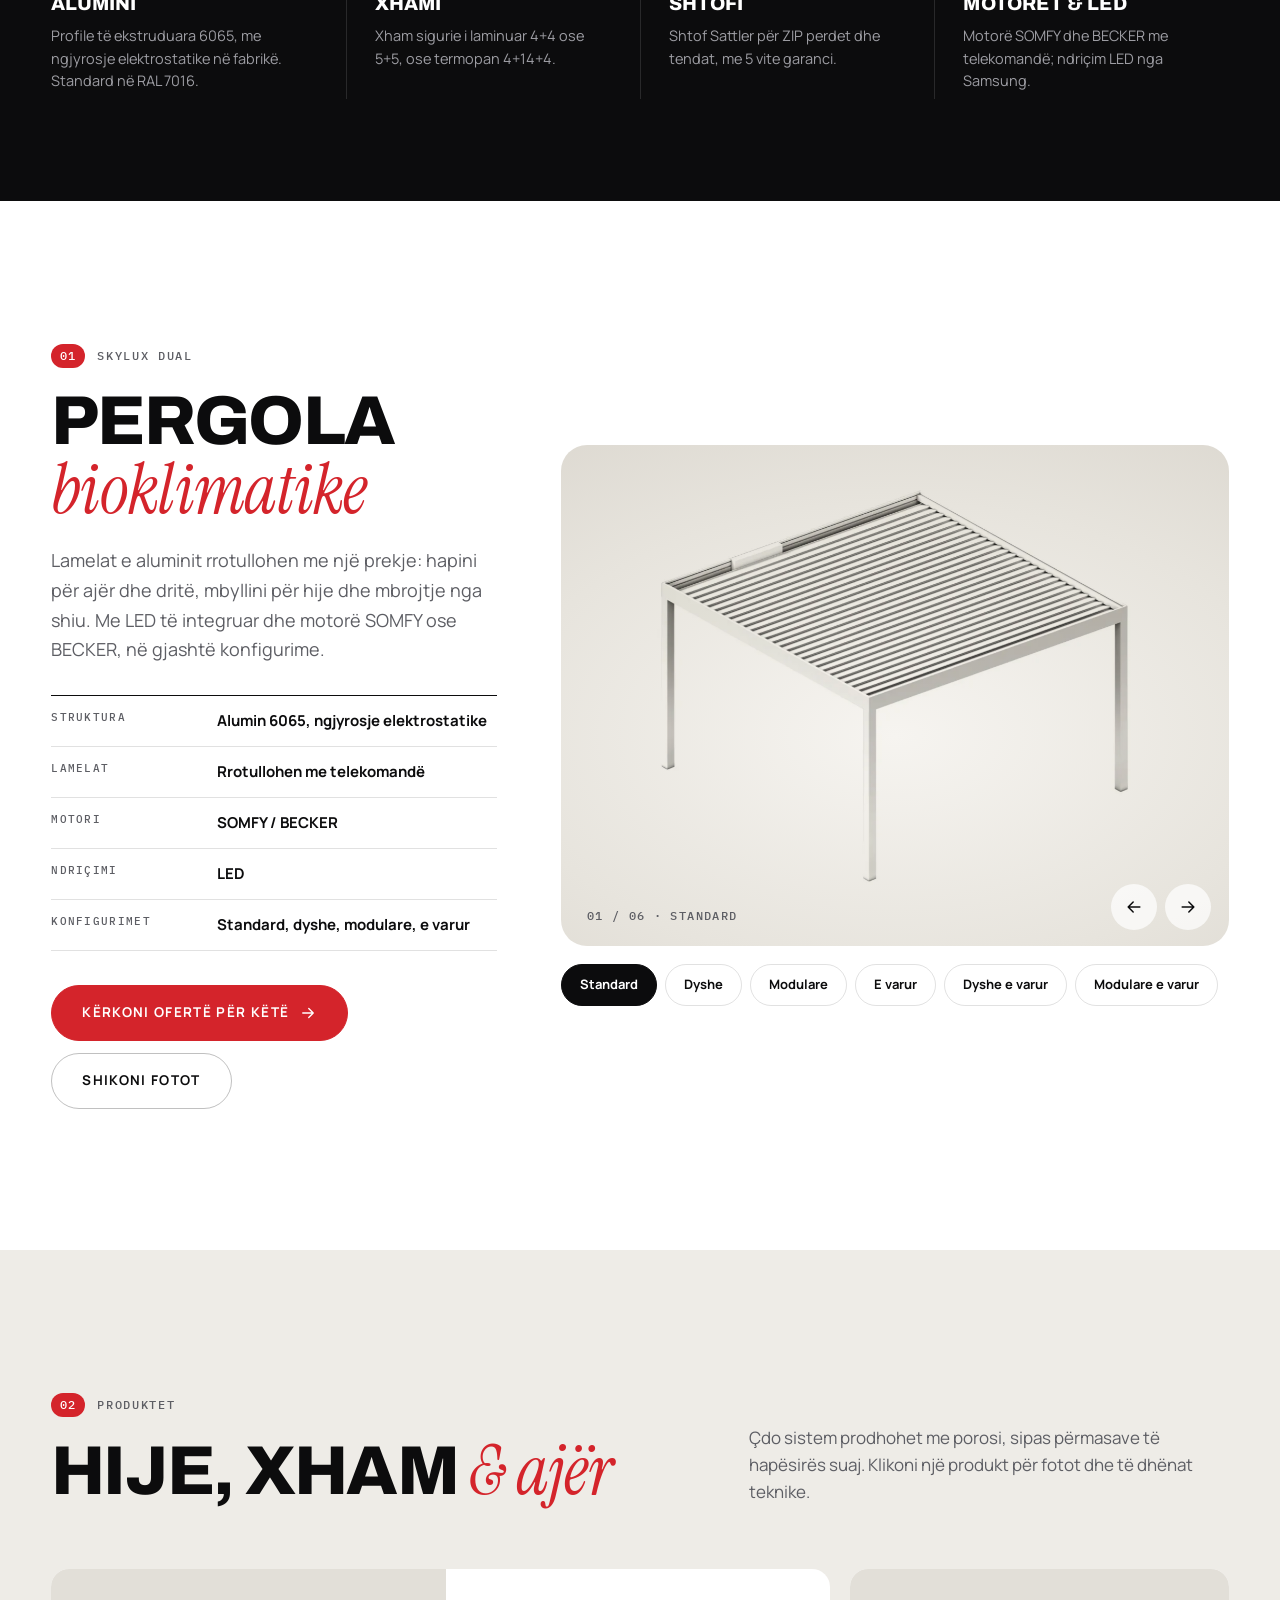
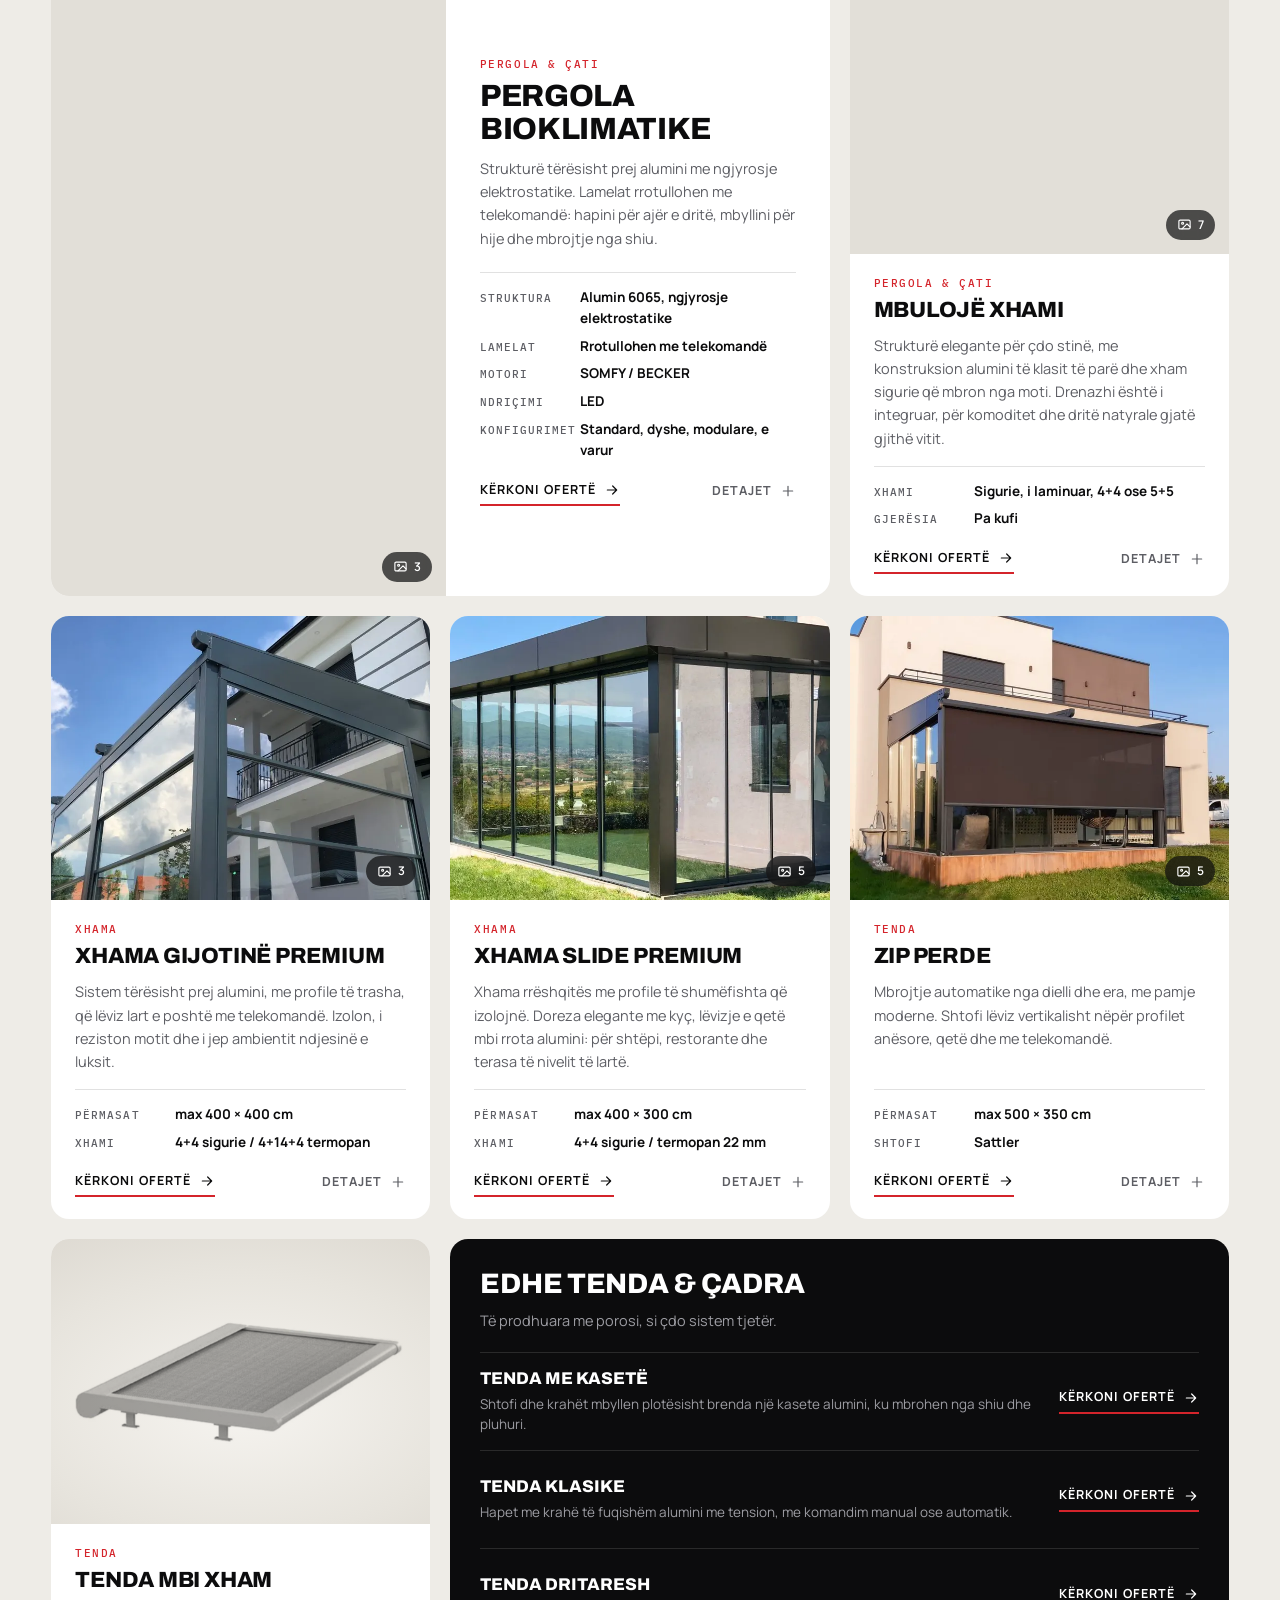
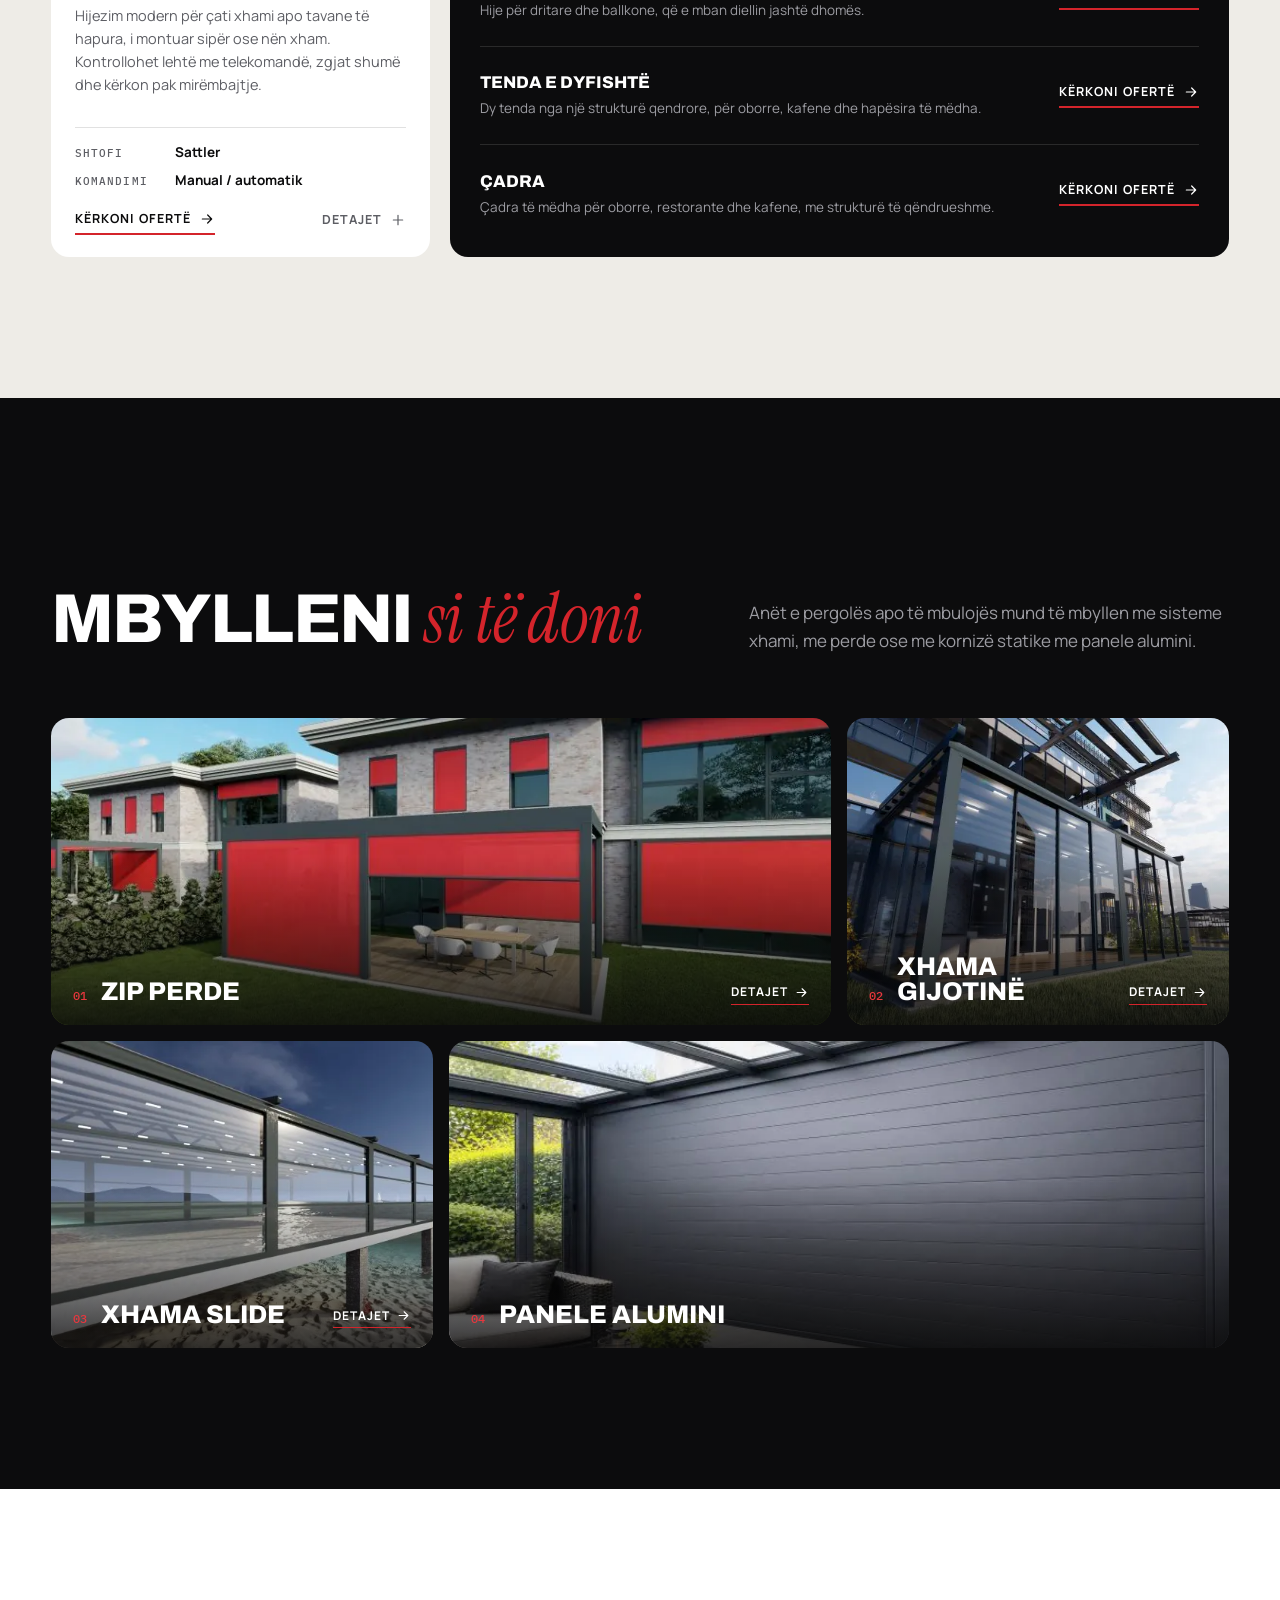
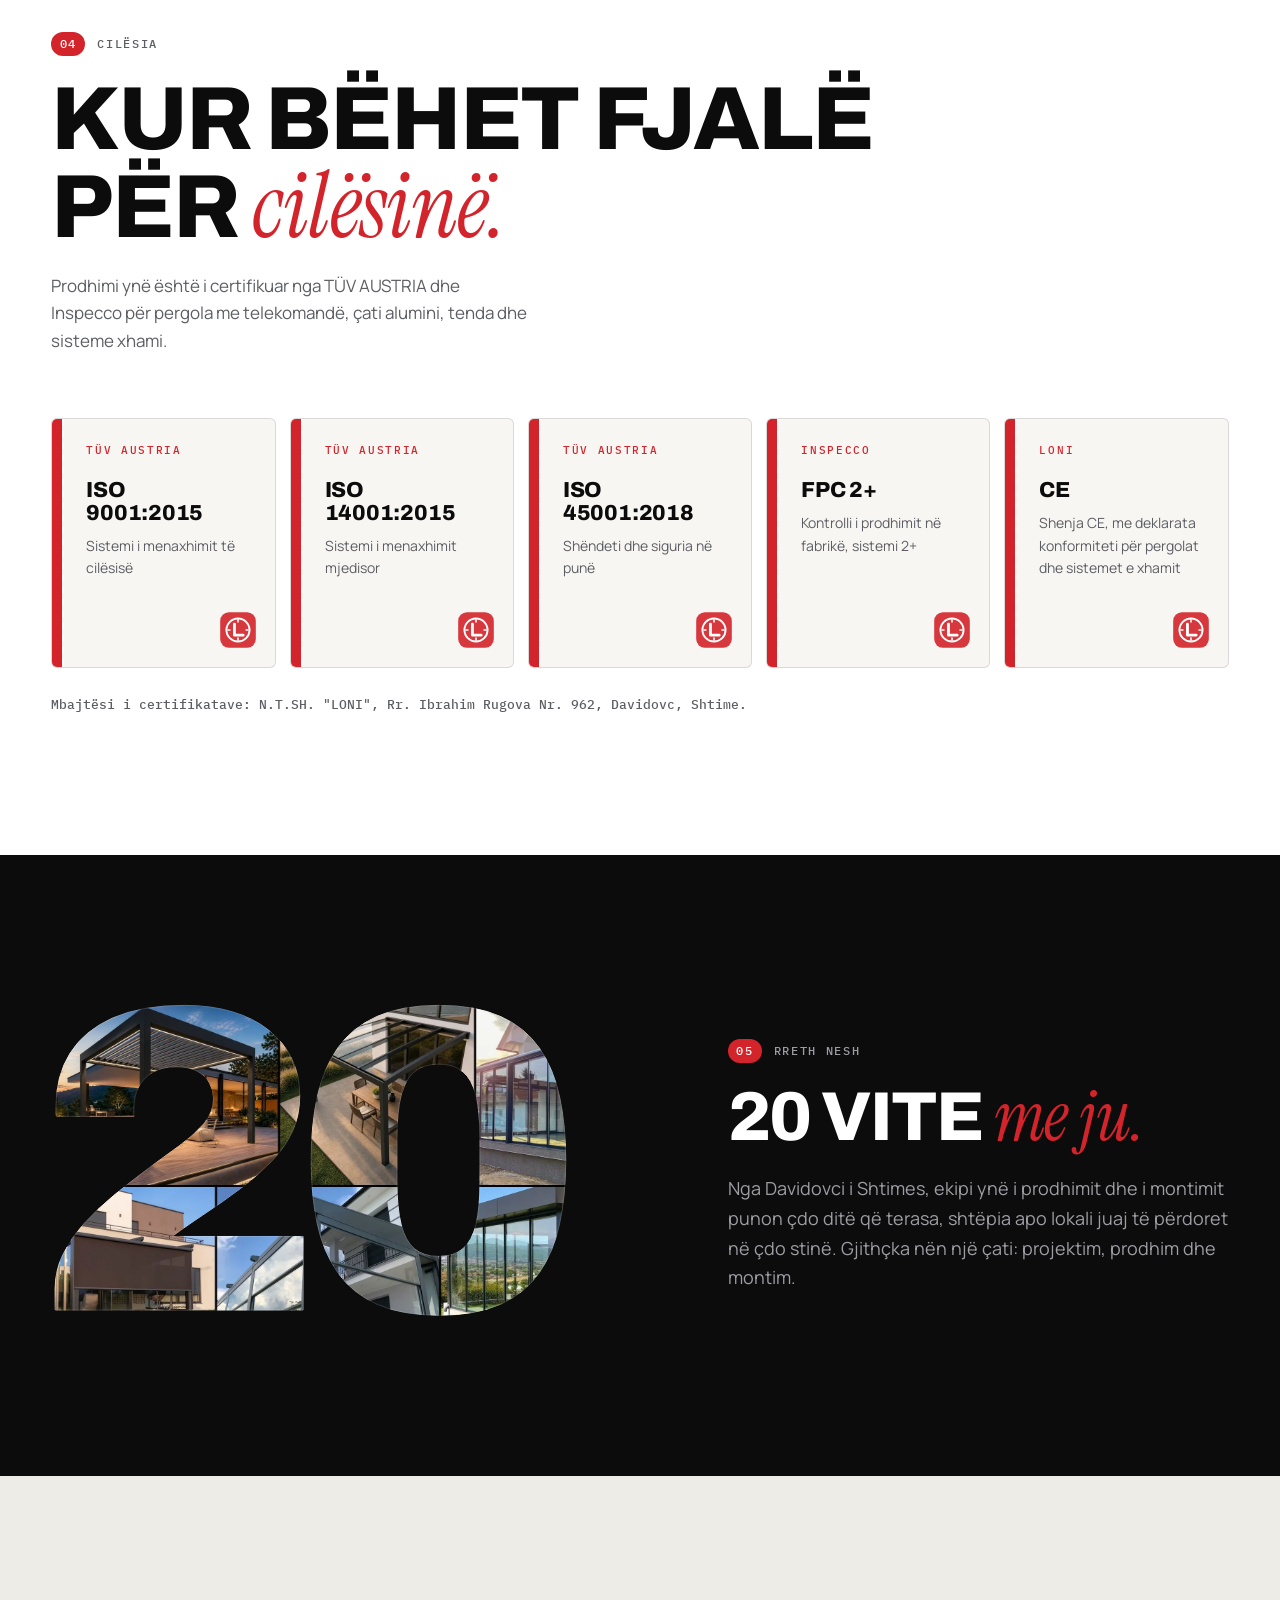
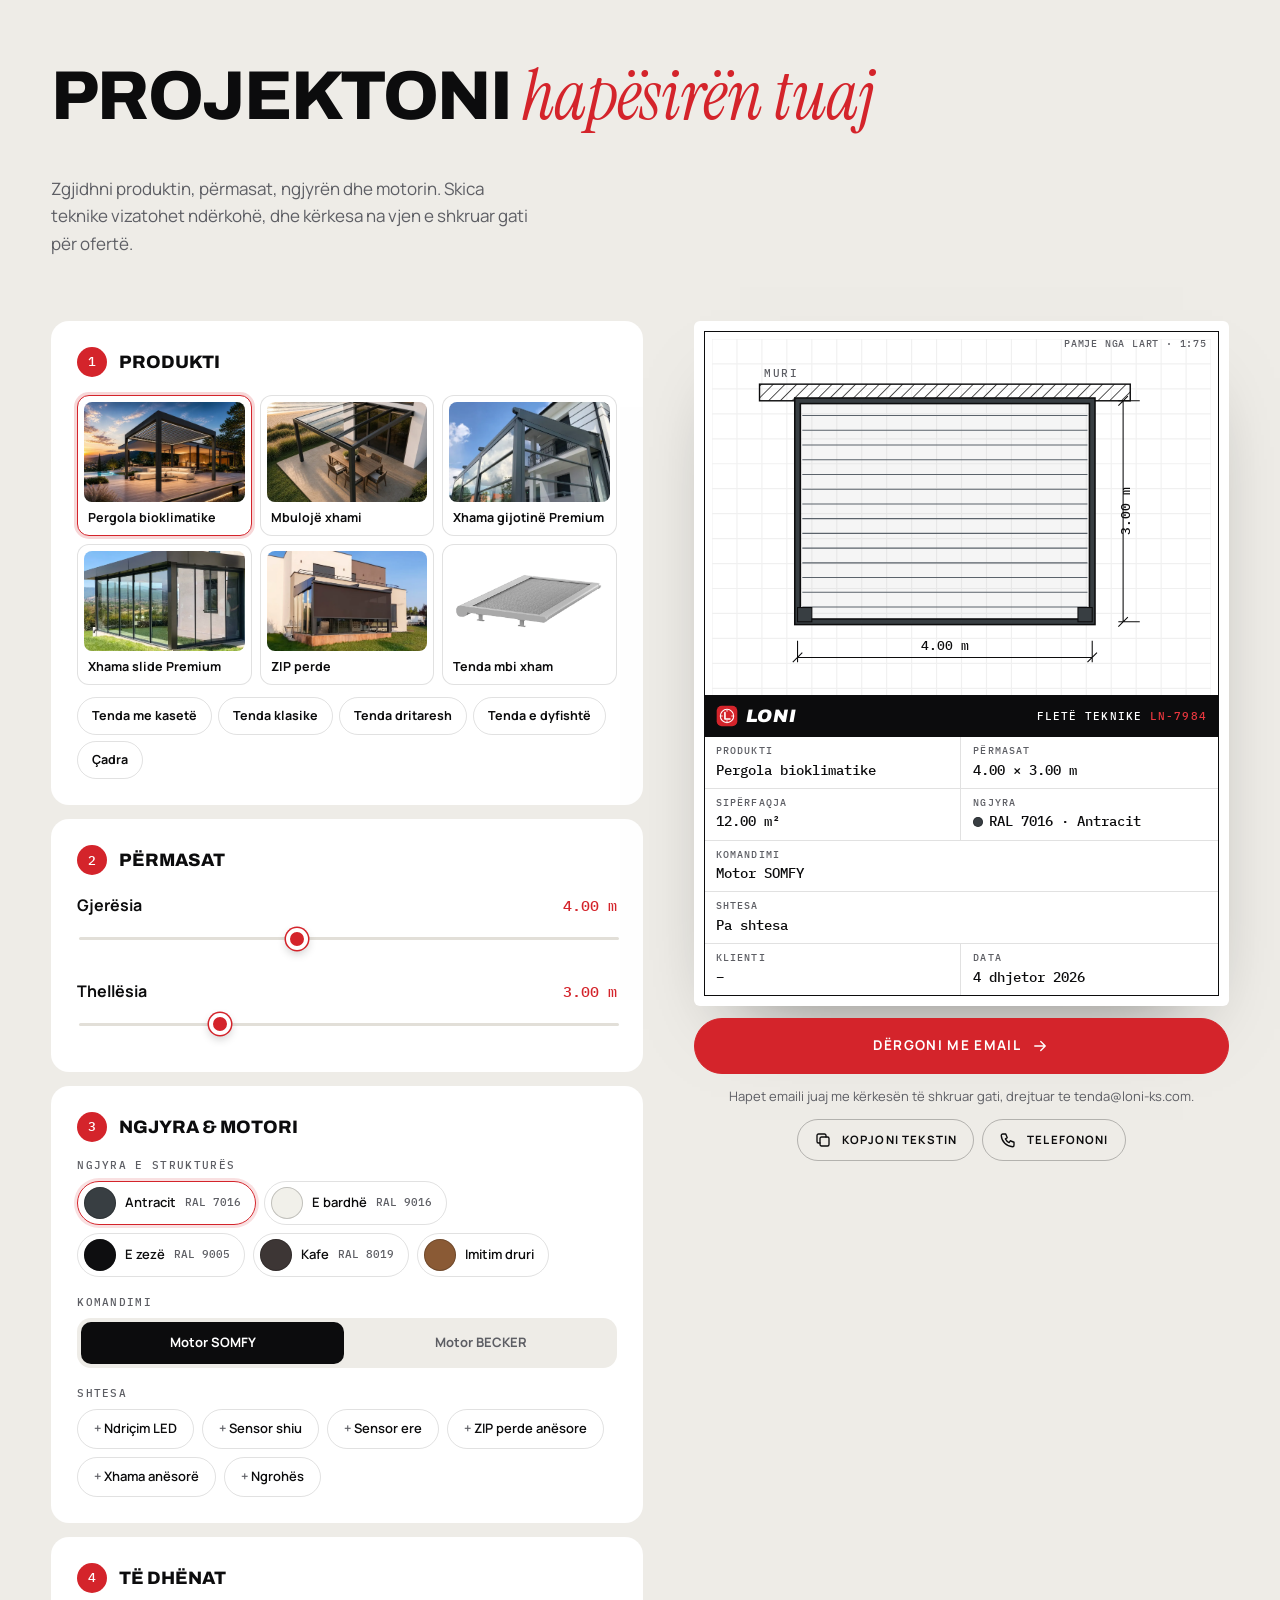
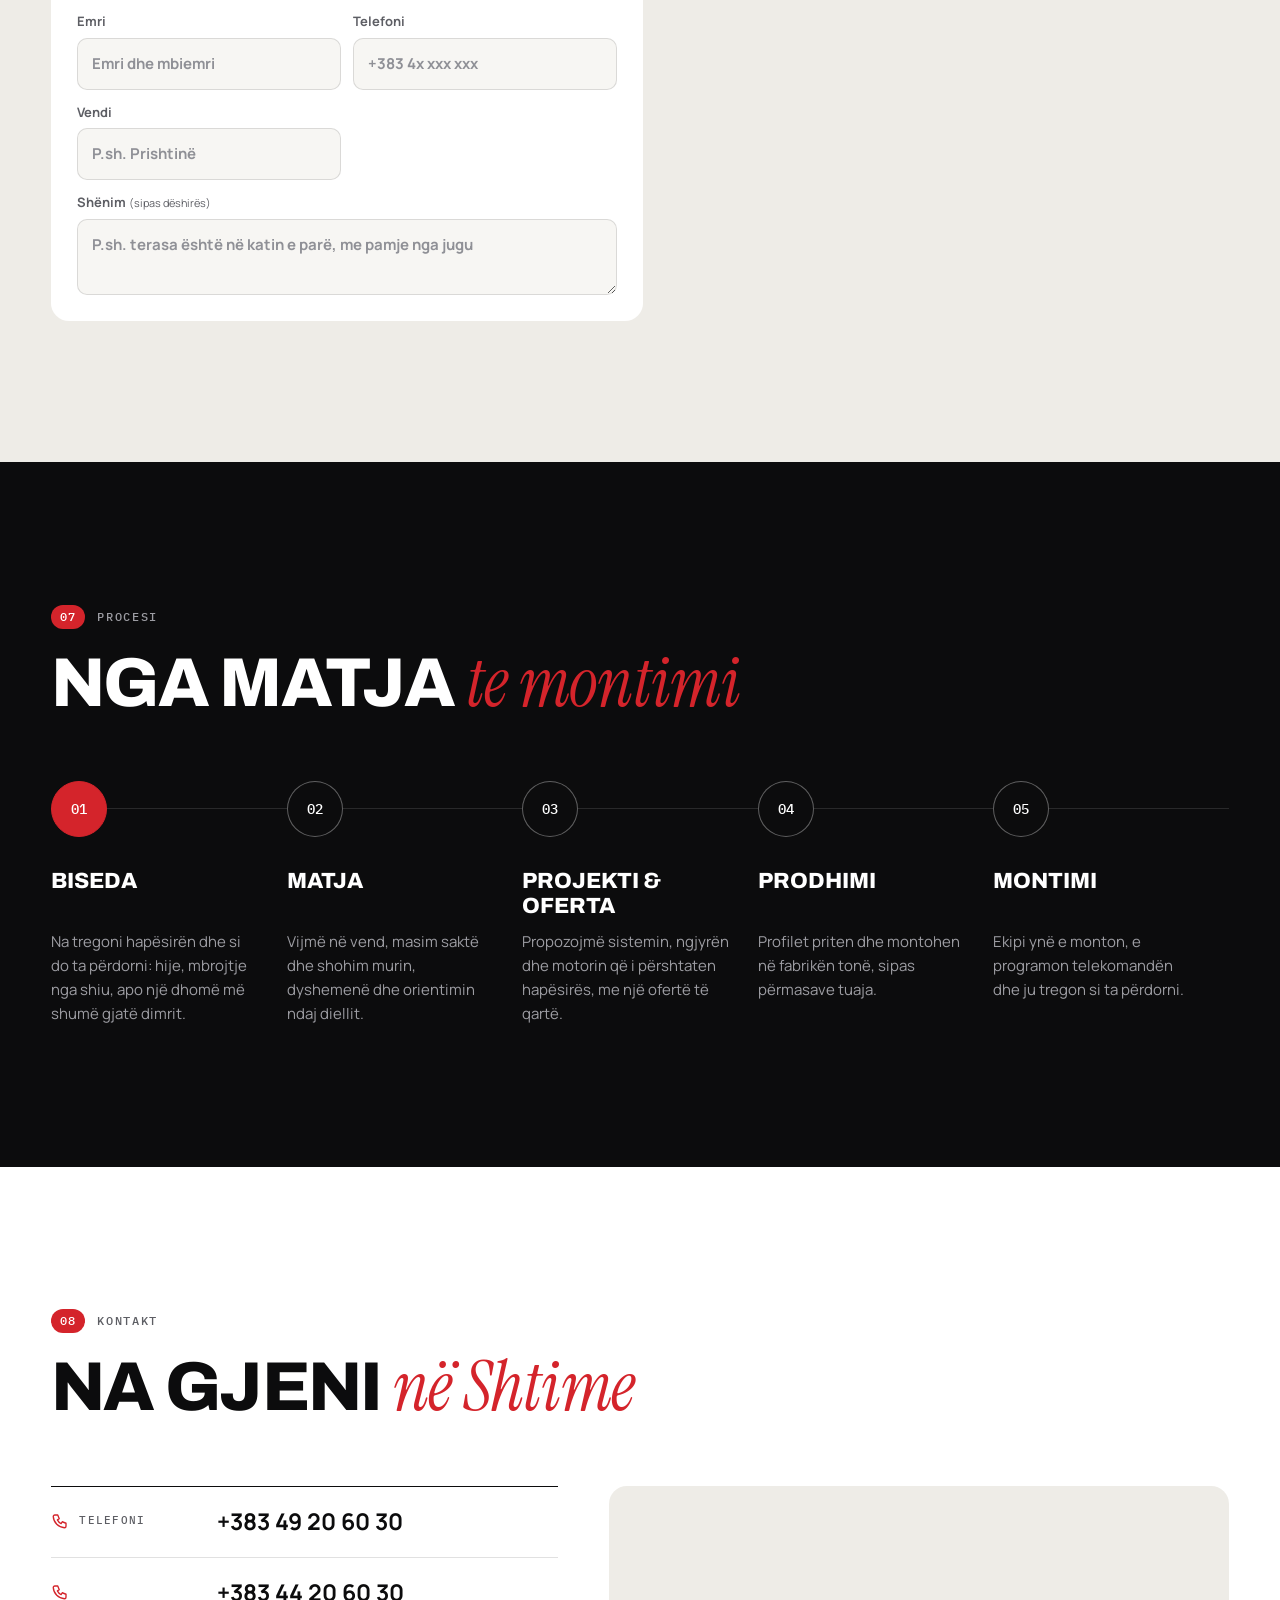
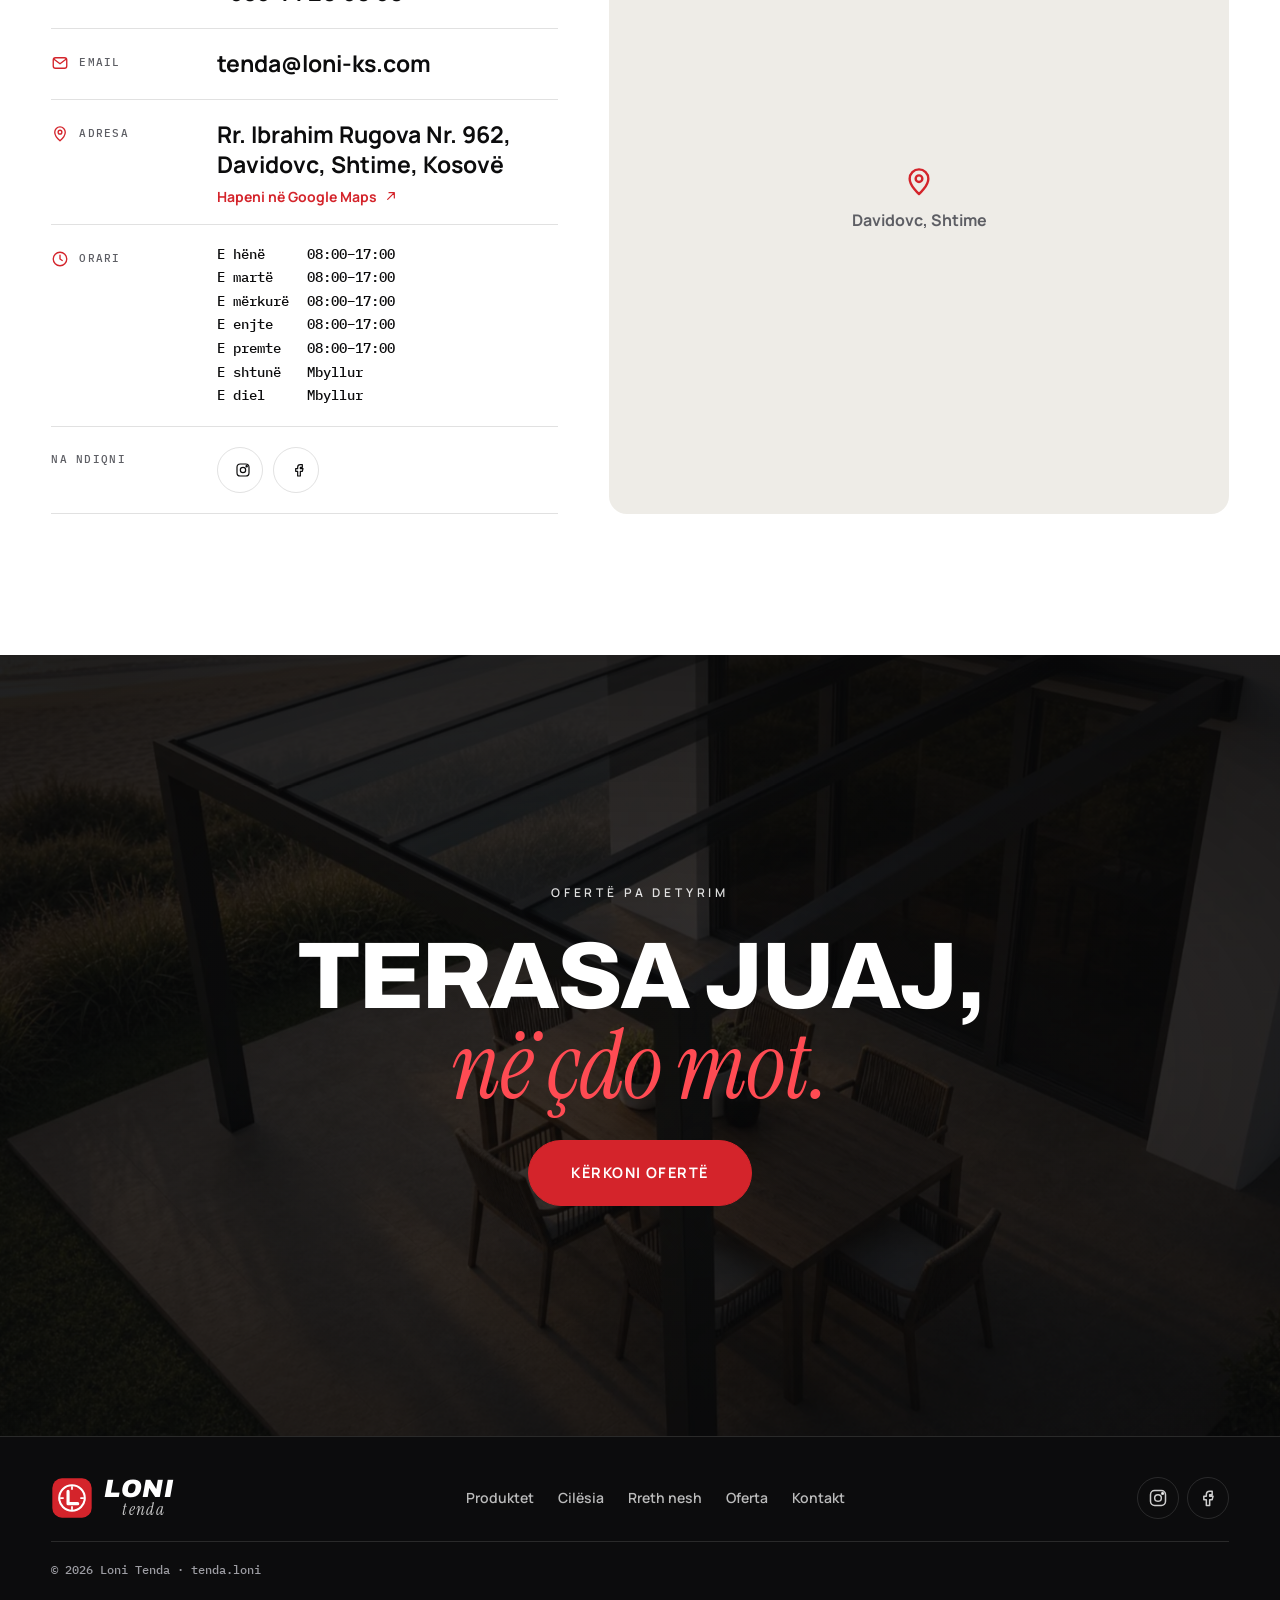
<file: mbuloja-pishine/index.html>
<!doctype html>
<html lang="sq">
<head>
  <meta charset="utf-8" />
  <meta name="viewport" content="width=device-width, initial-scale=1" />
  <title>Produktet · Loni Tenda</title>
  <link rel="canonical" href="https://ariongj.github.io/LoniKS/" />
  <meta http-equiv="refresh" content="0; url=../#products" />
  <script>location.replace("../#products");</script>
</head>
<body>
  <p>Kjo faqe është zhvendosur: <a href="../#products">Produktet · Loni Tenda</a></p>
</body>
</html>
</file>
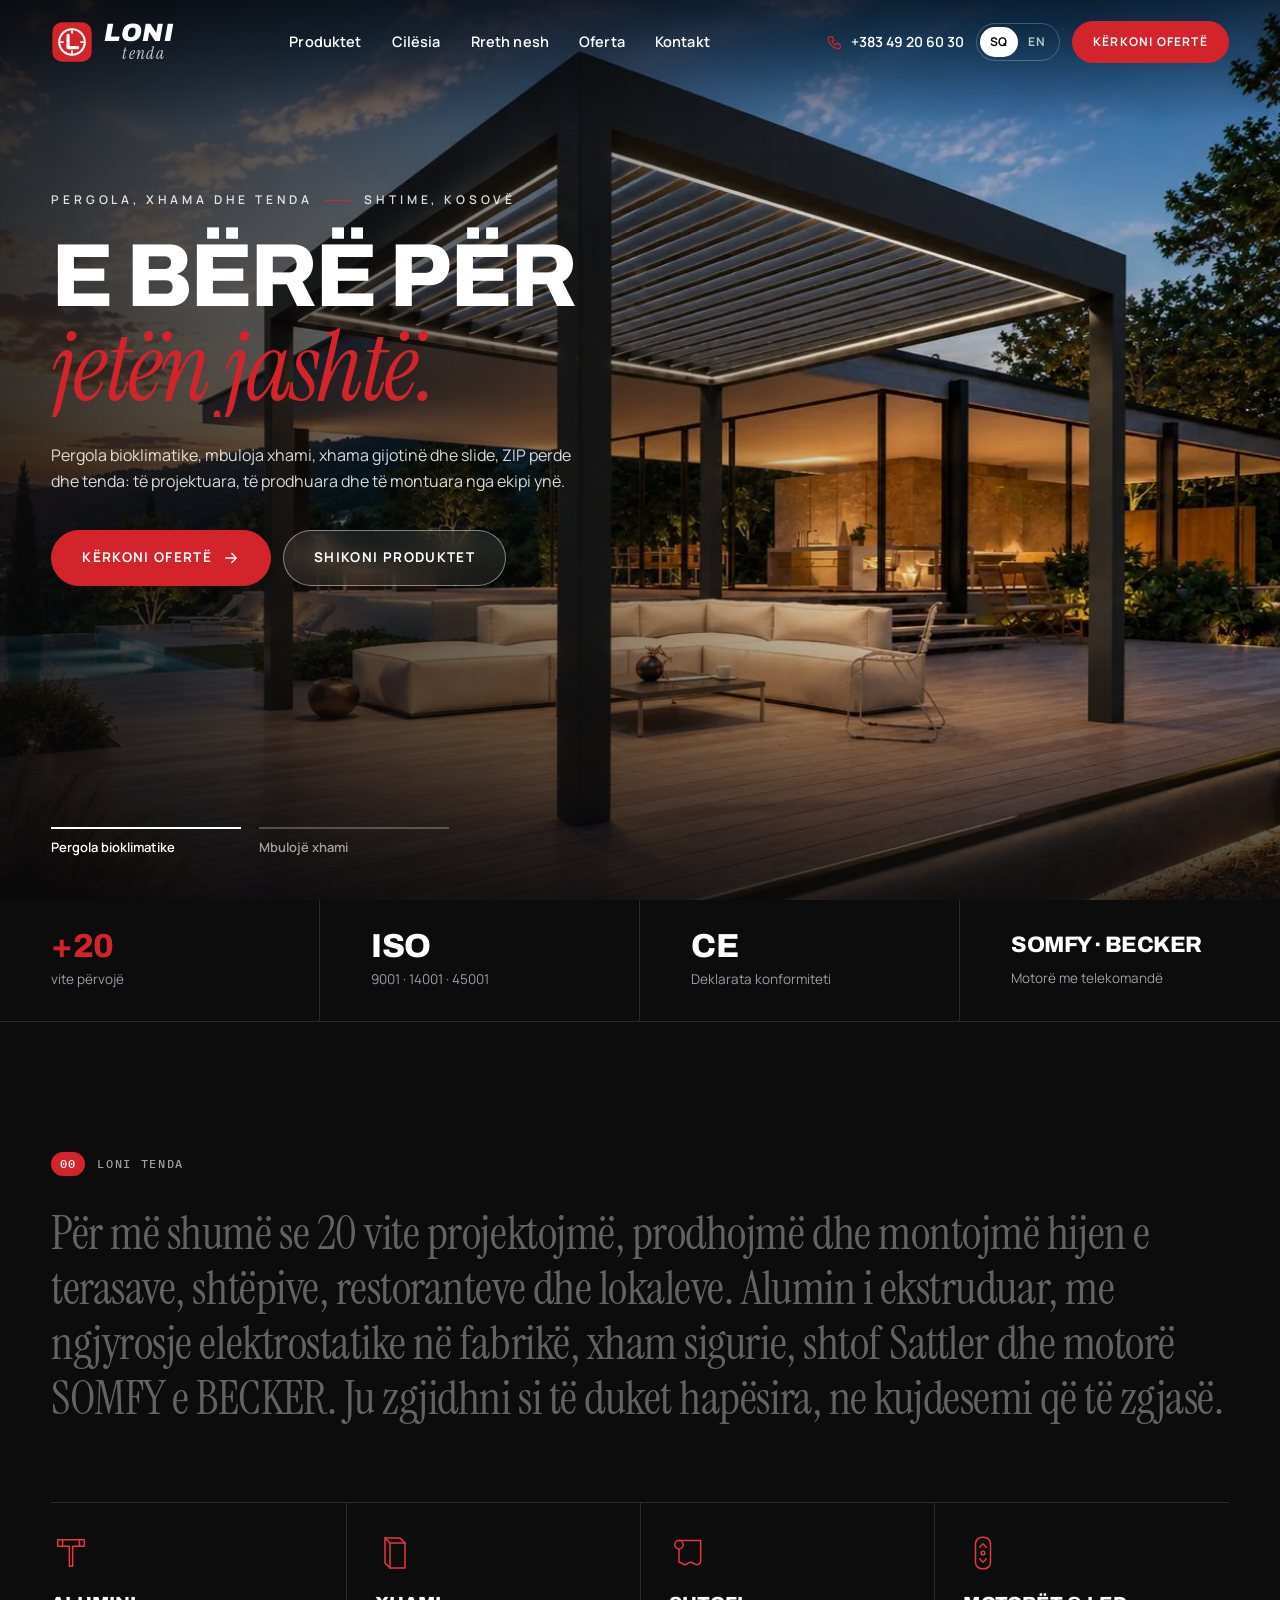
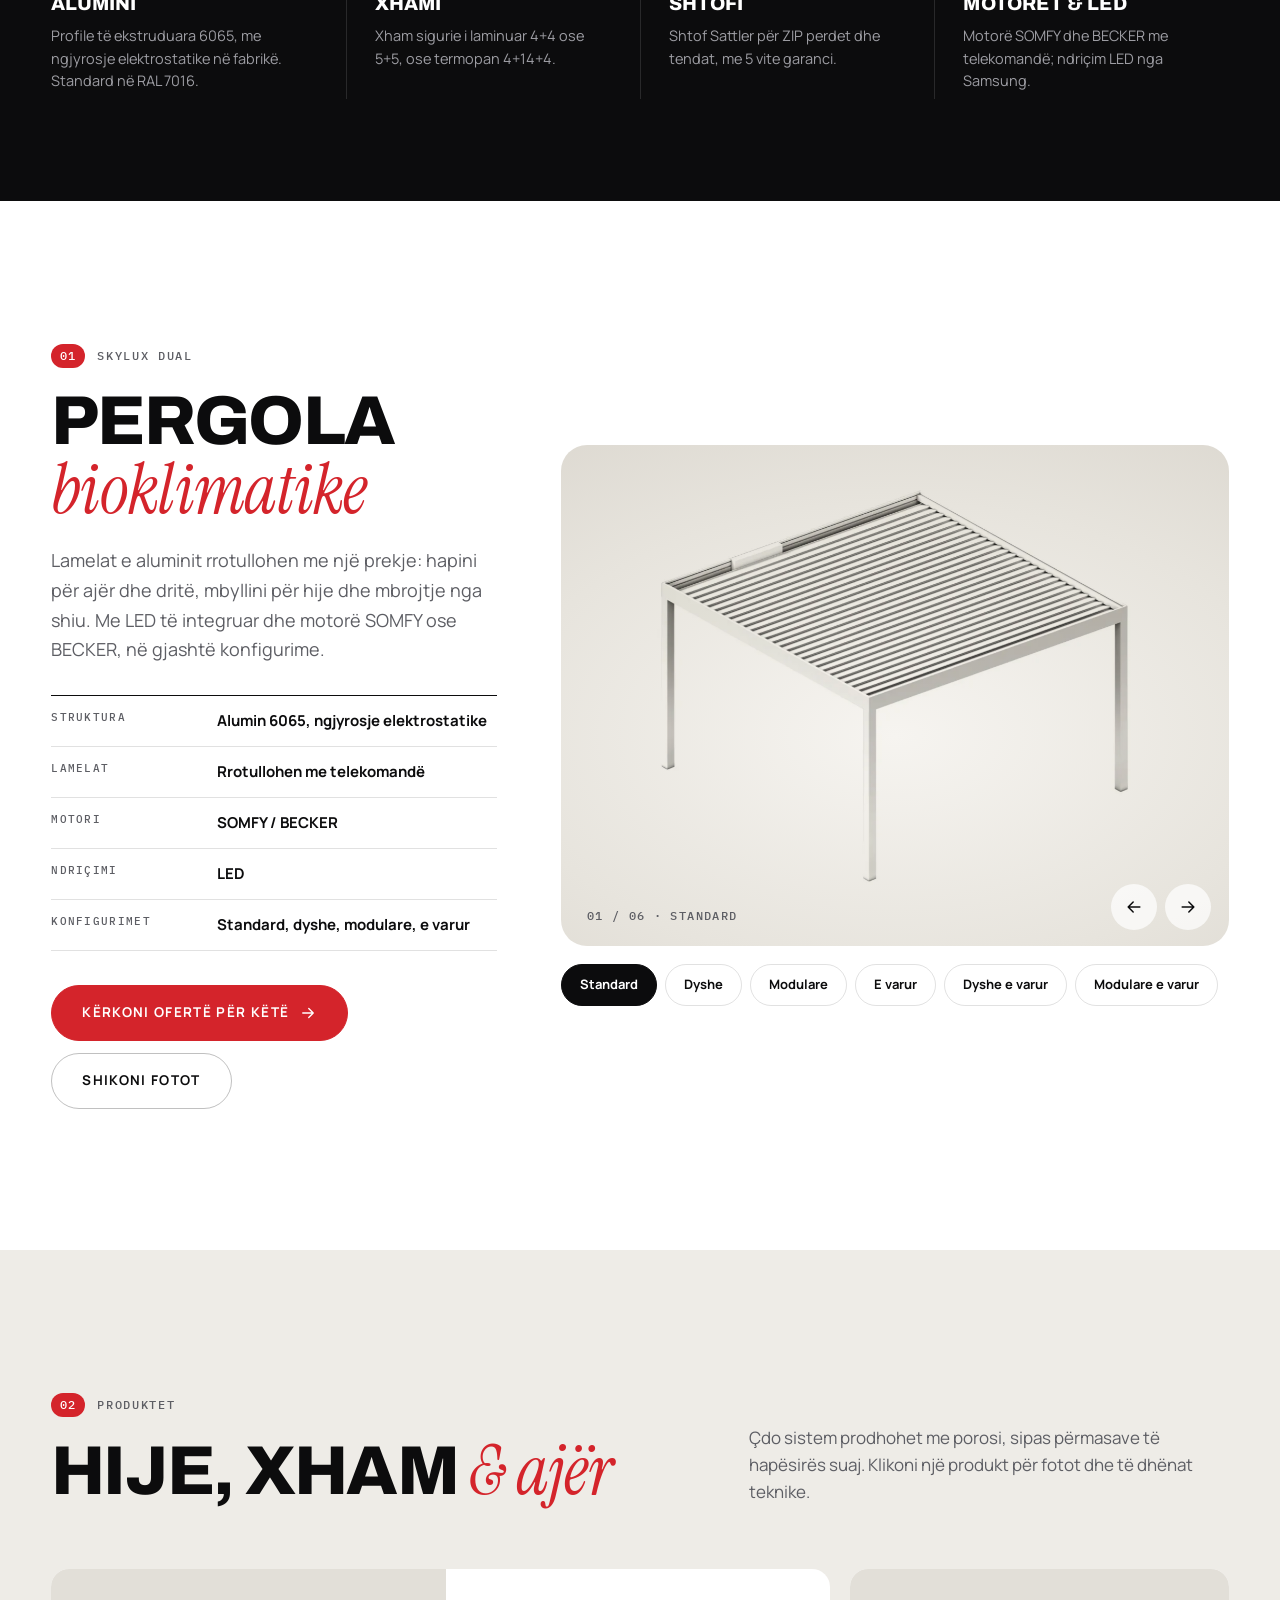
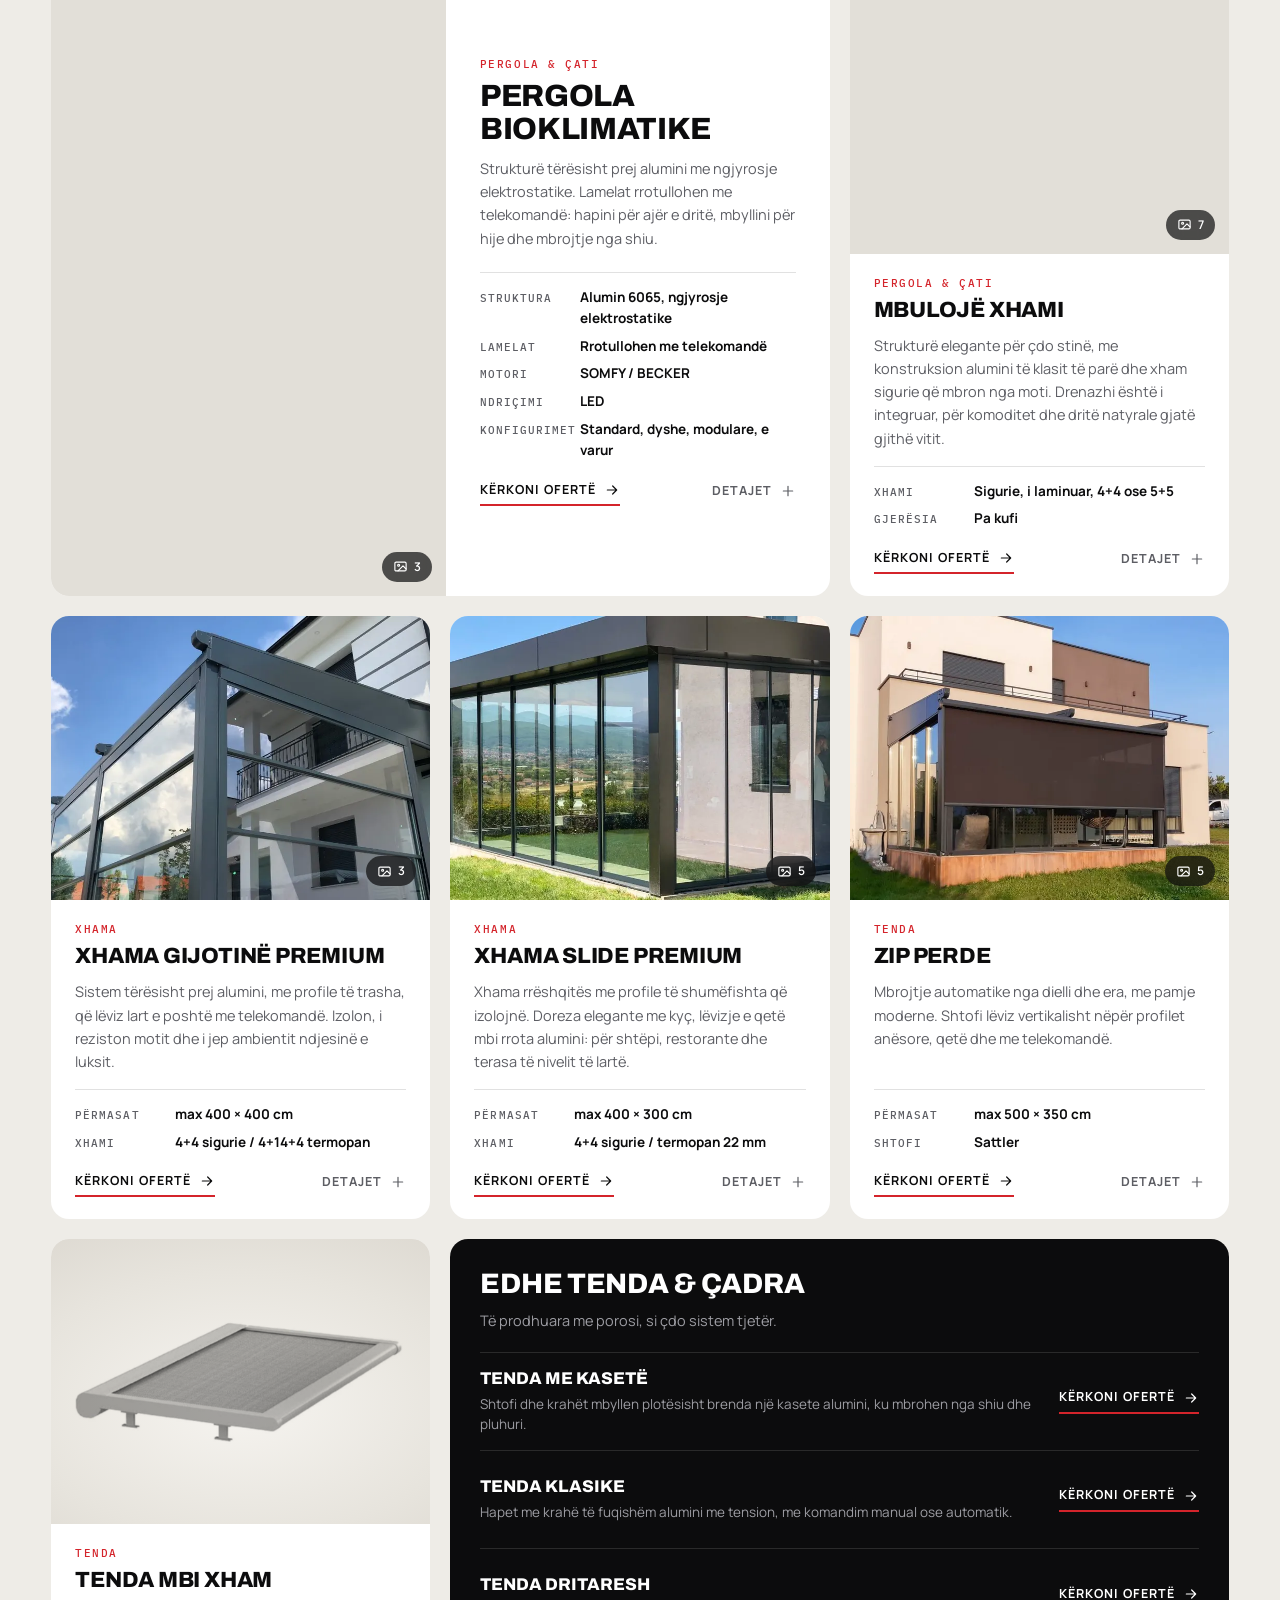
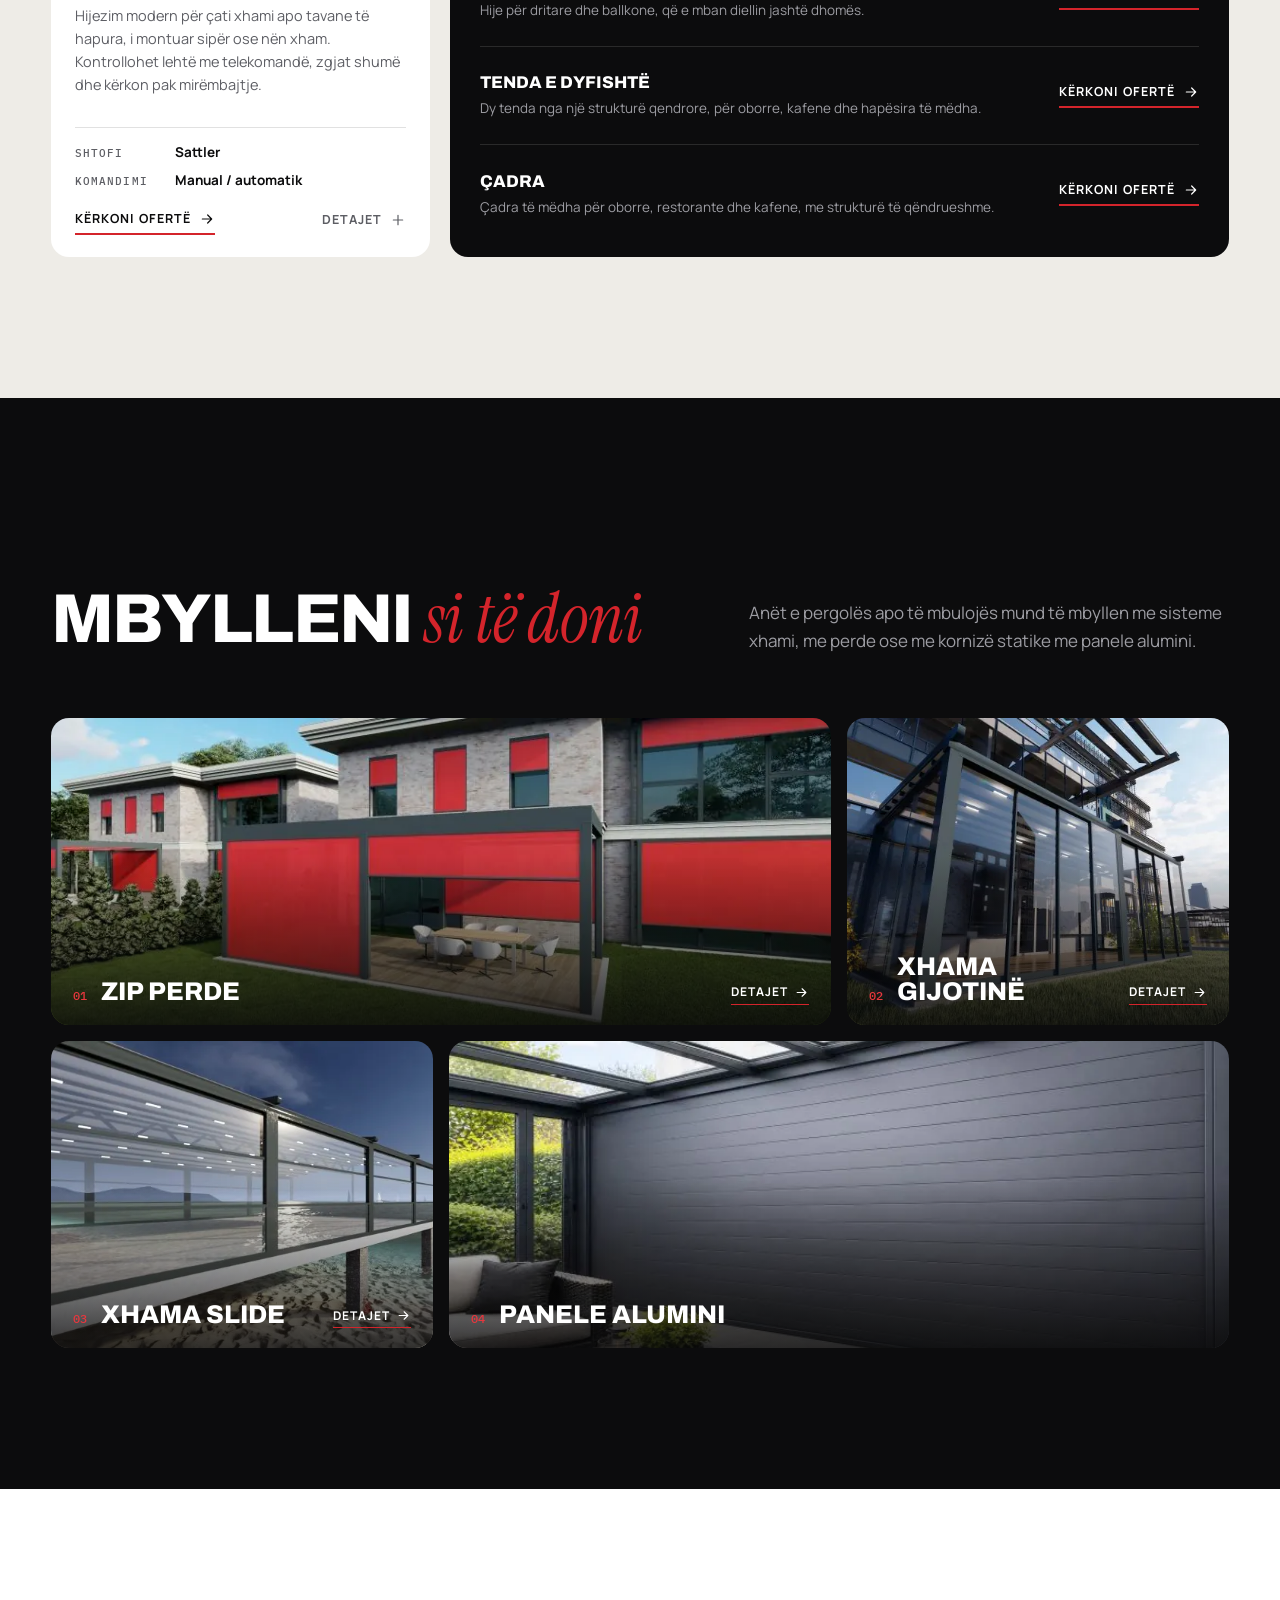
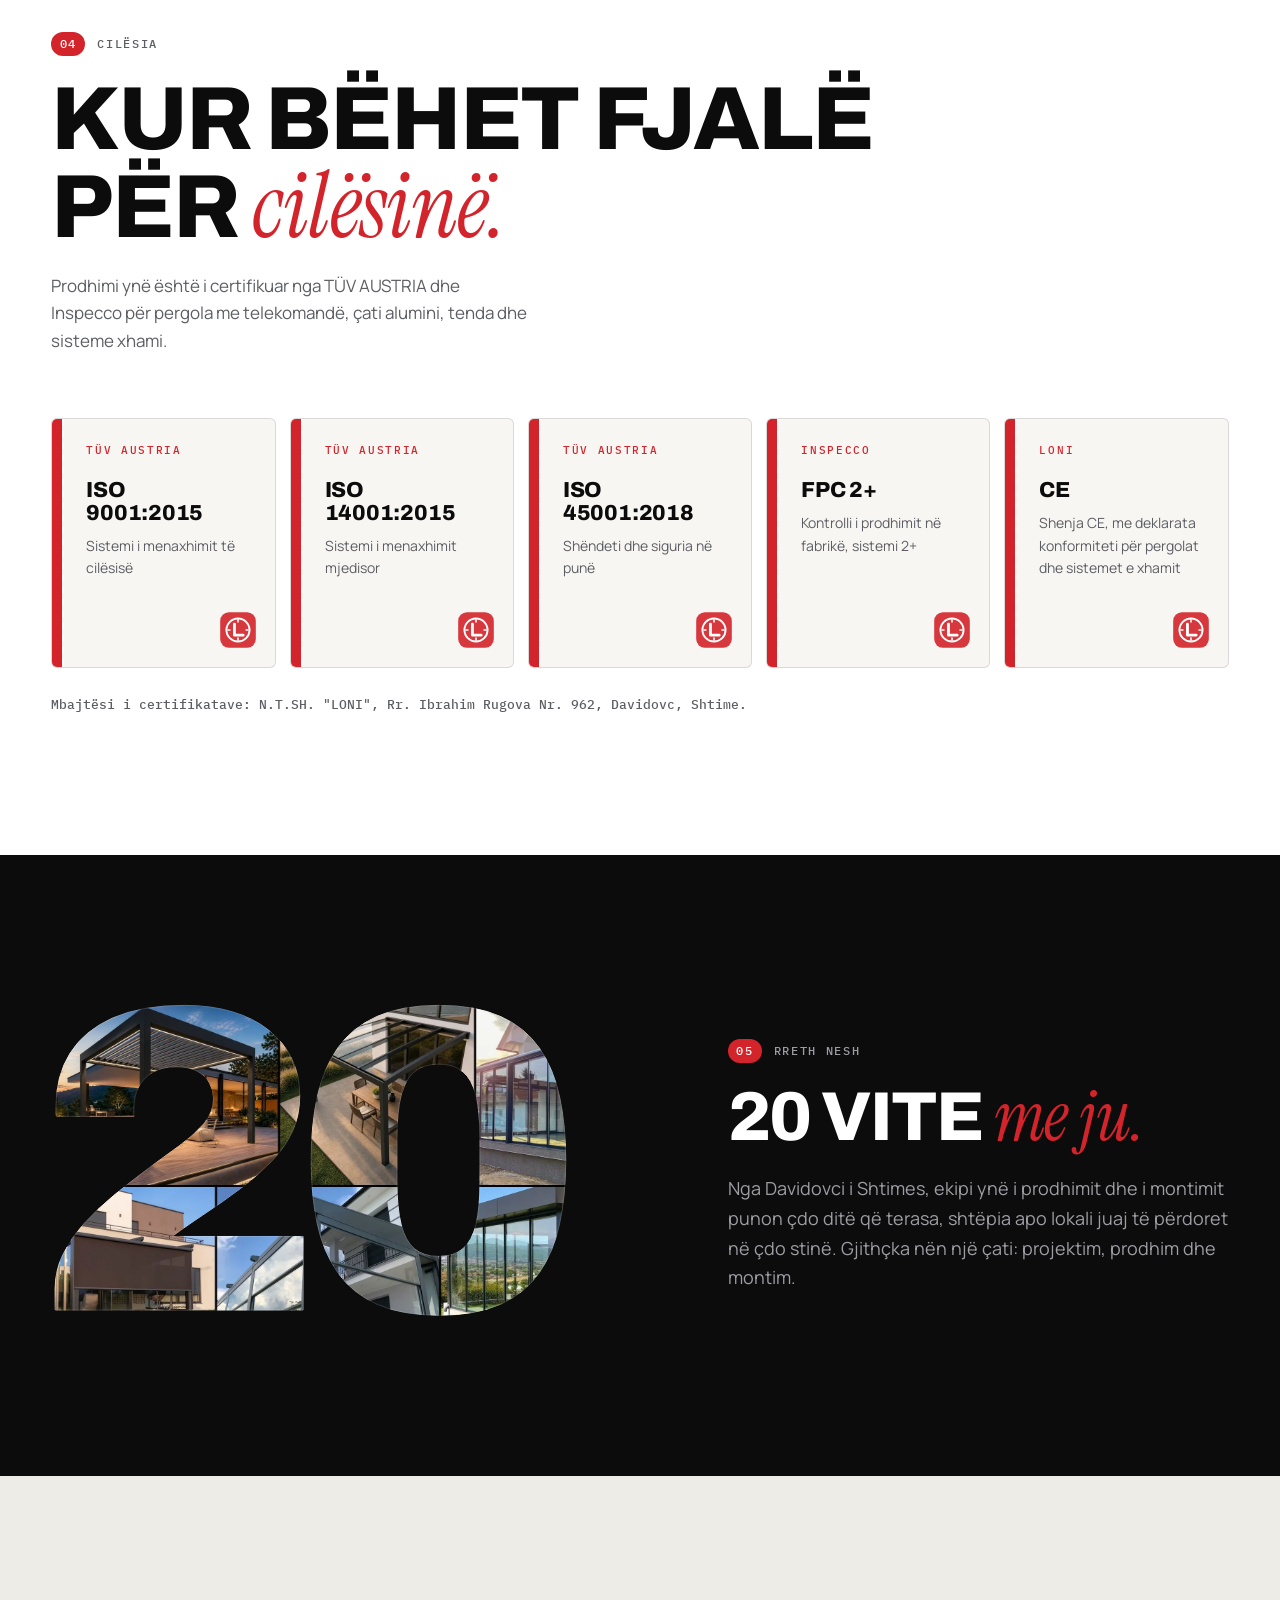
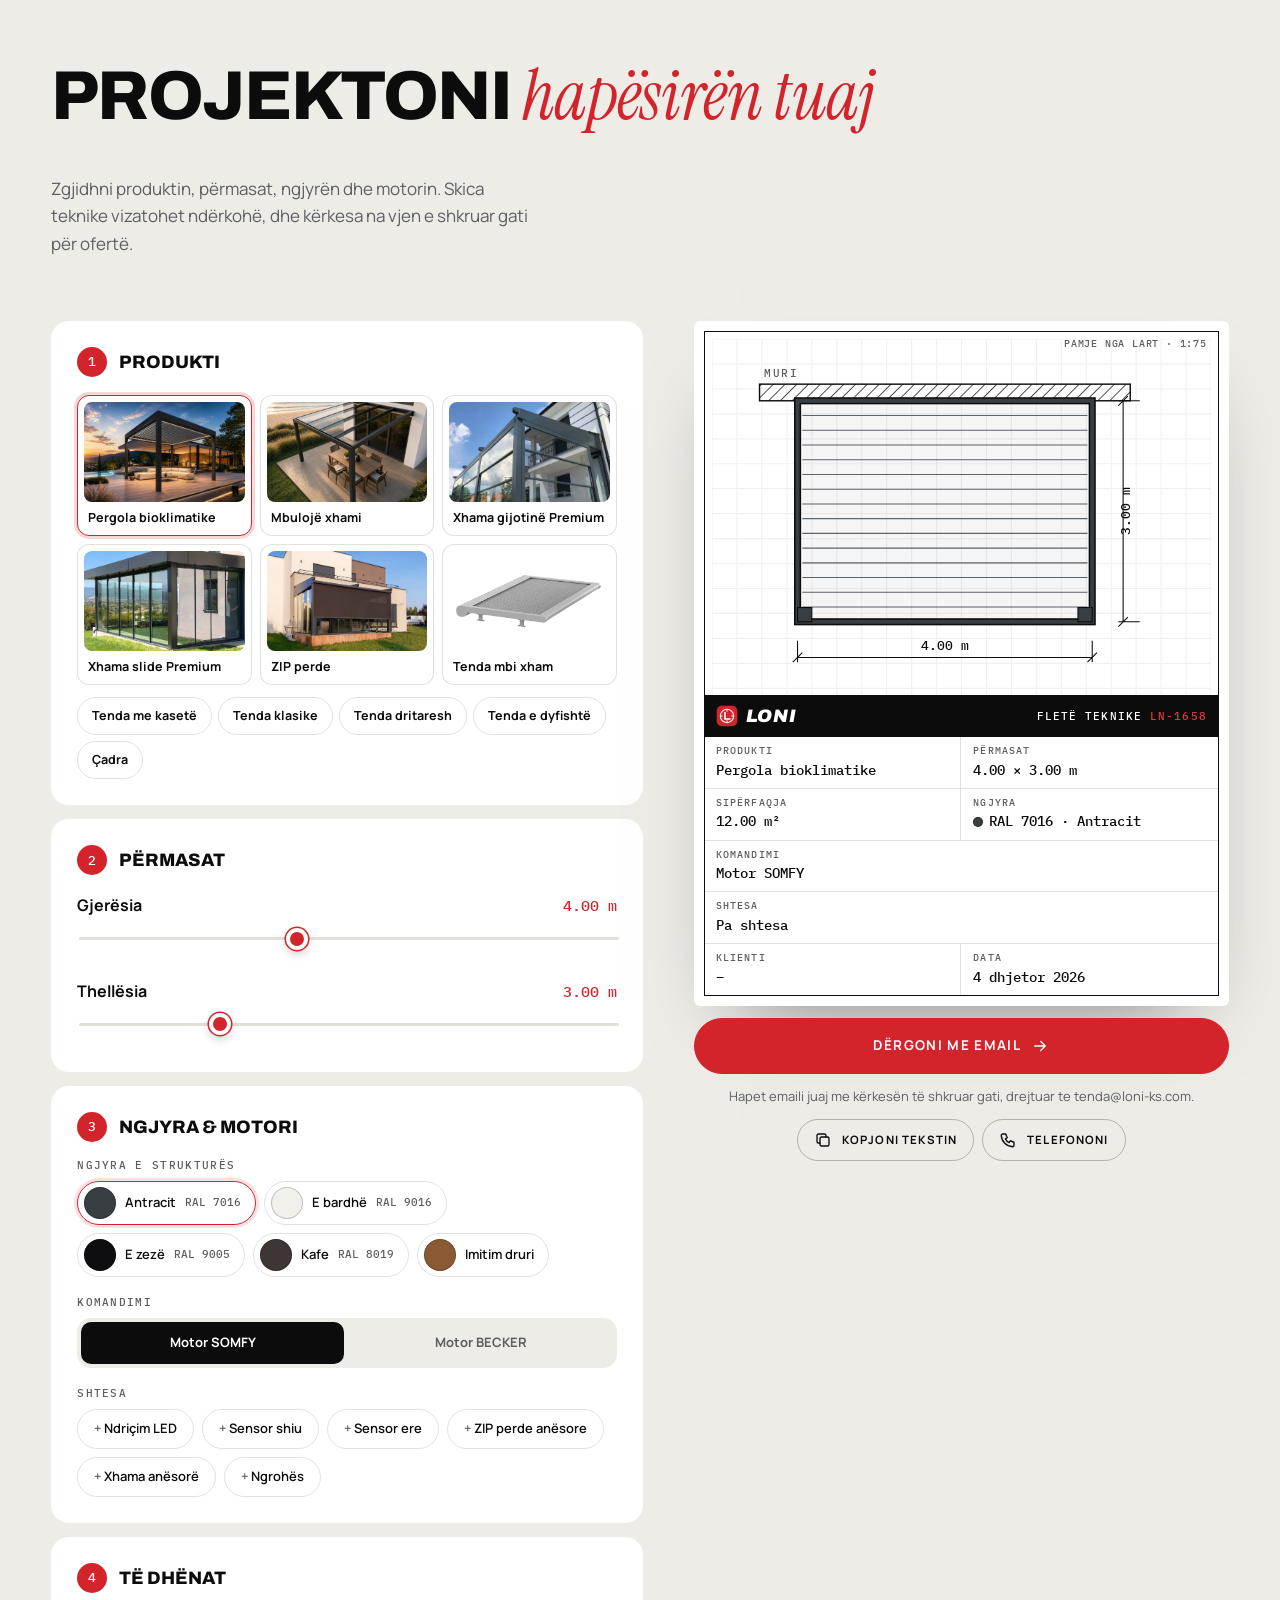
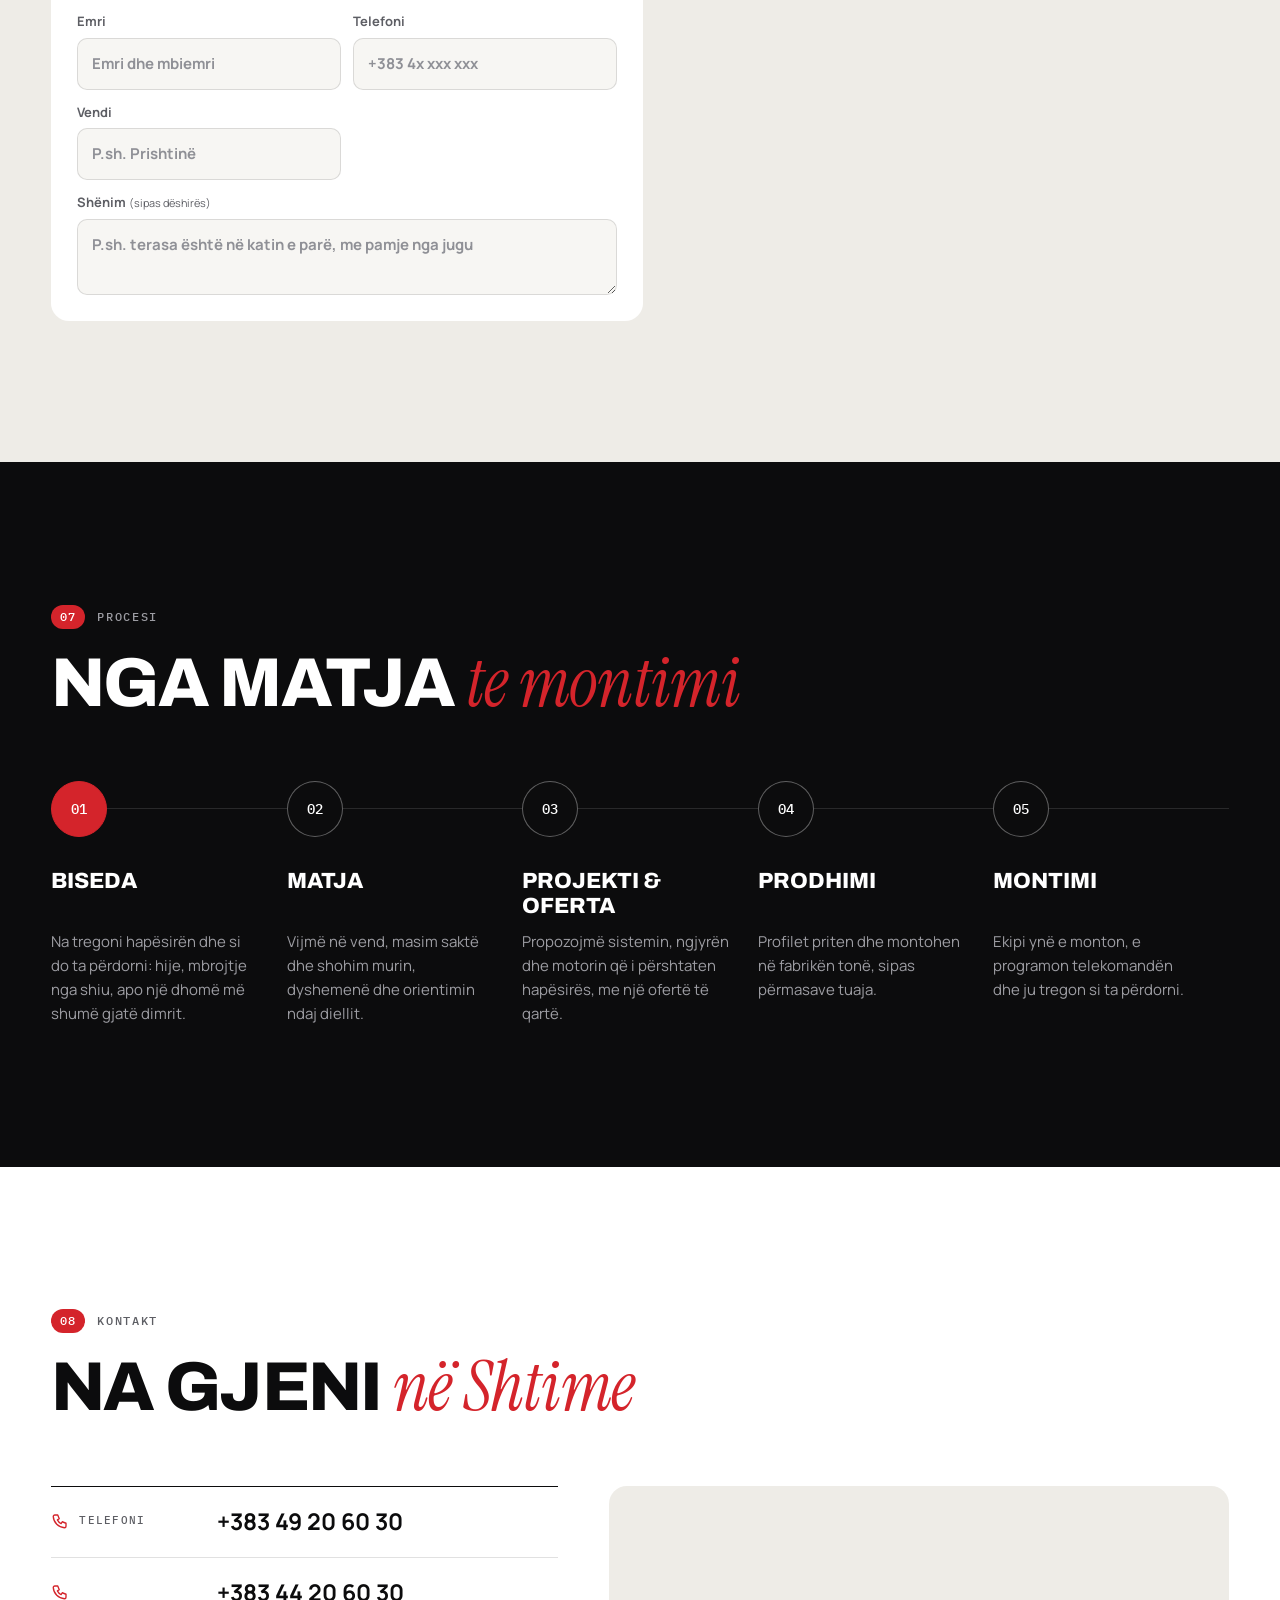
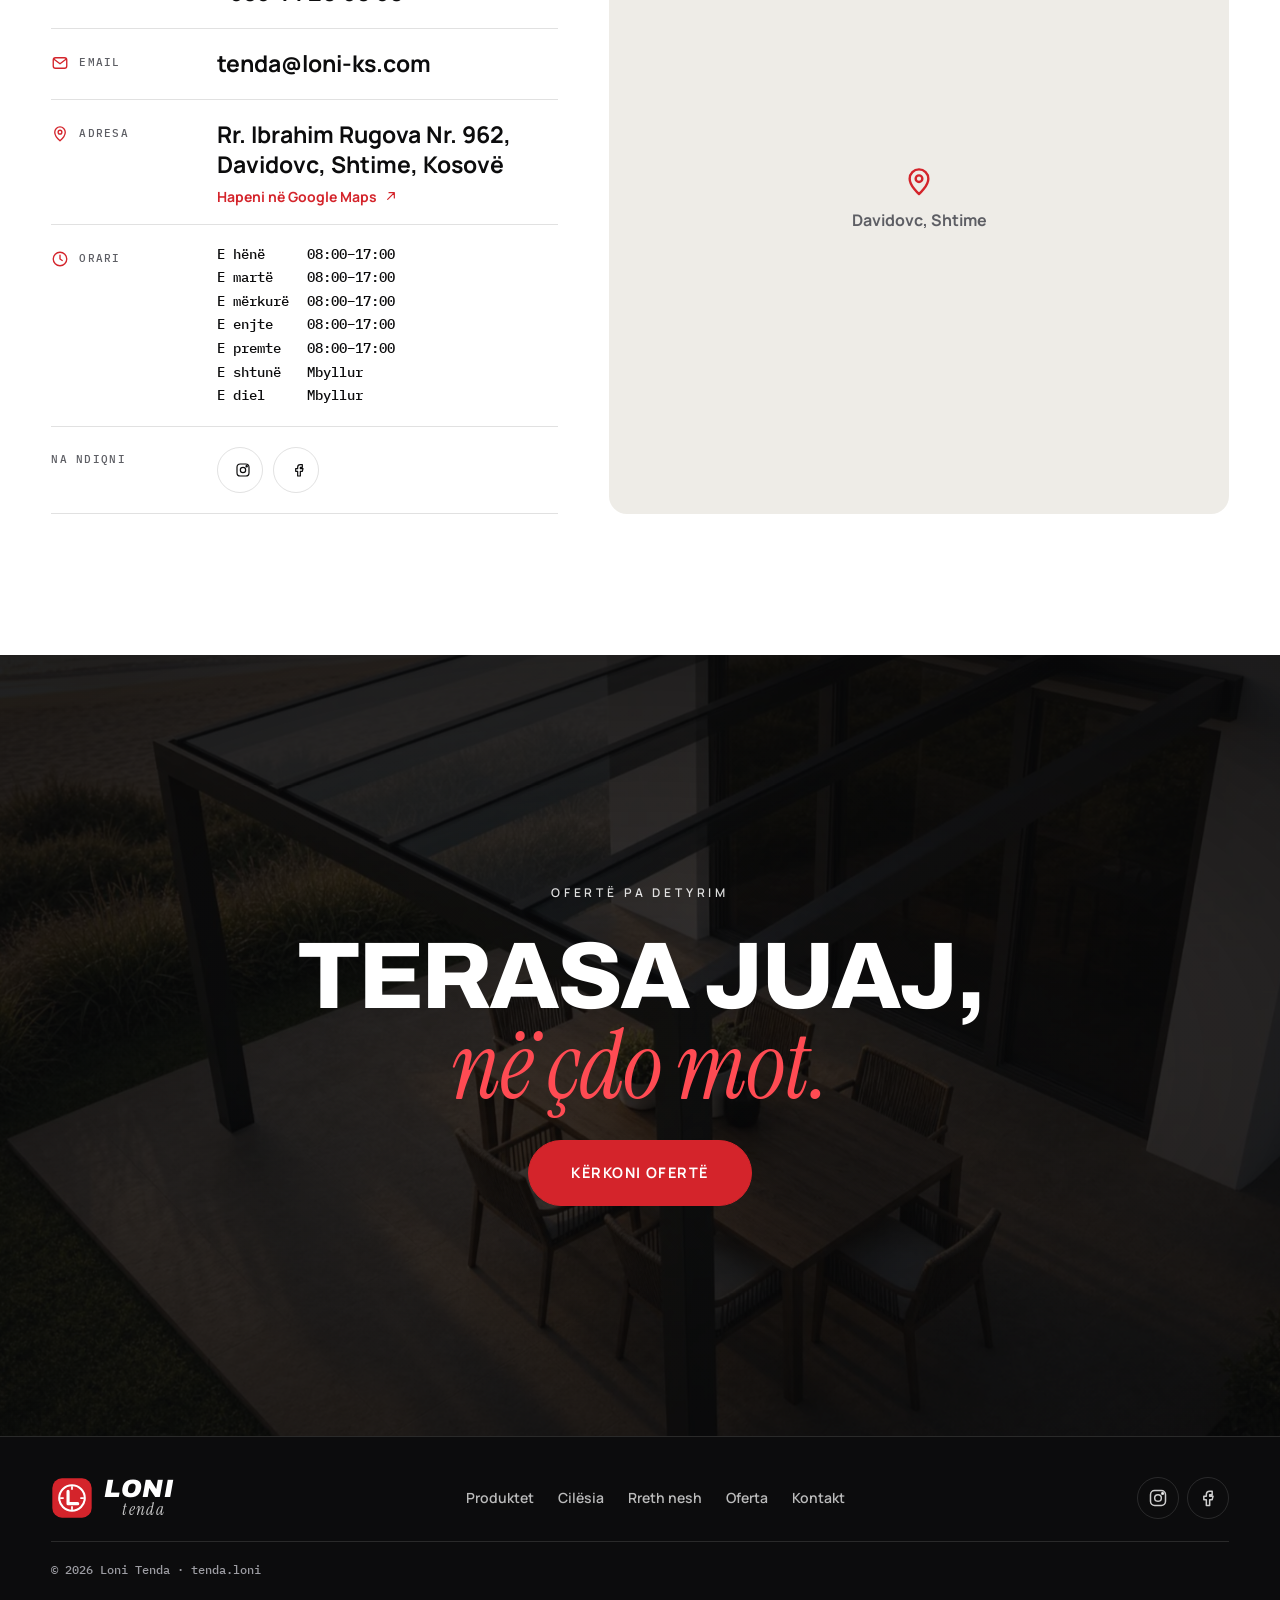
<file: pergola/index.html>
<!doctype html>
<html lang="sq">
<head>
  <meta charset="utf-8" />
  <meta name="viewport" content="width=device-width, initial-scale=1" />
  <title>Pergola bioklimatike · Loni Tenda</title>
  <link rel="canonical" href="https://ariongj.github.io/LoniKS/" />
  <meta http-equiv="refresh" content="0; url=../#p-pergola" />
  <script>location.replace("../#p-pergola");</script>
</head>
<body>
  <p>Kjo faqe është zhvendosur: <a href="../#p-pergola">Pergola bioklimatike · Loni Tenda</a></p>
</body>
</html>
</file>
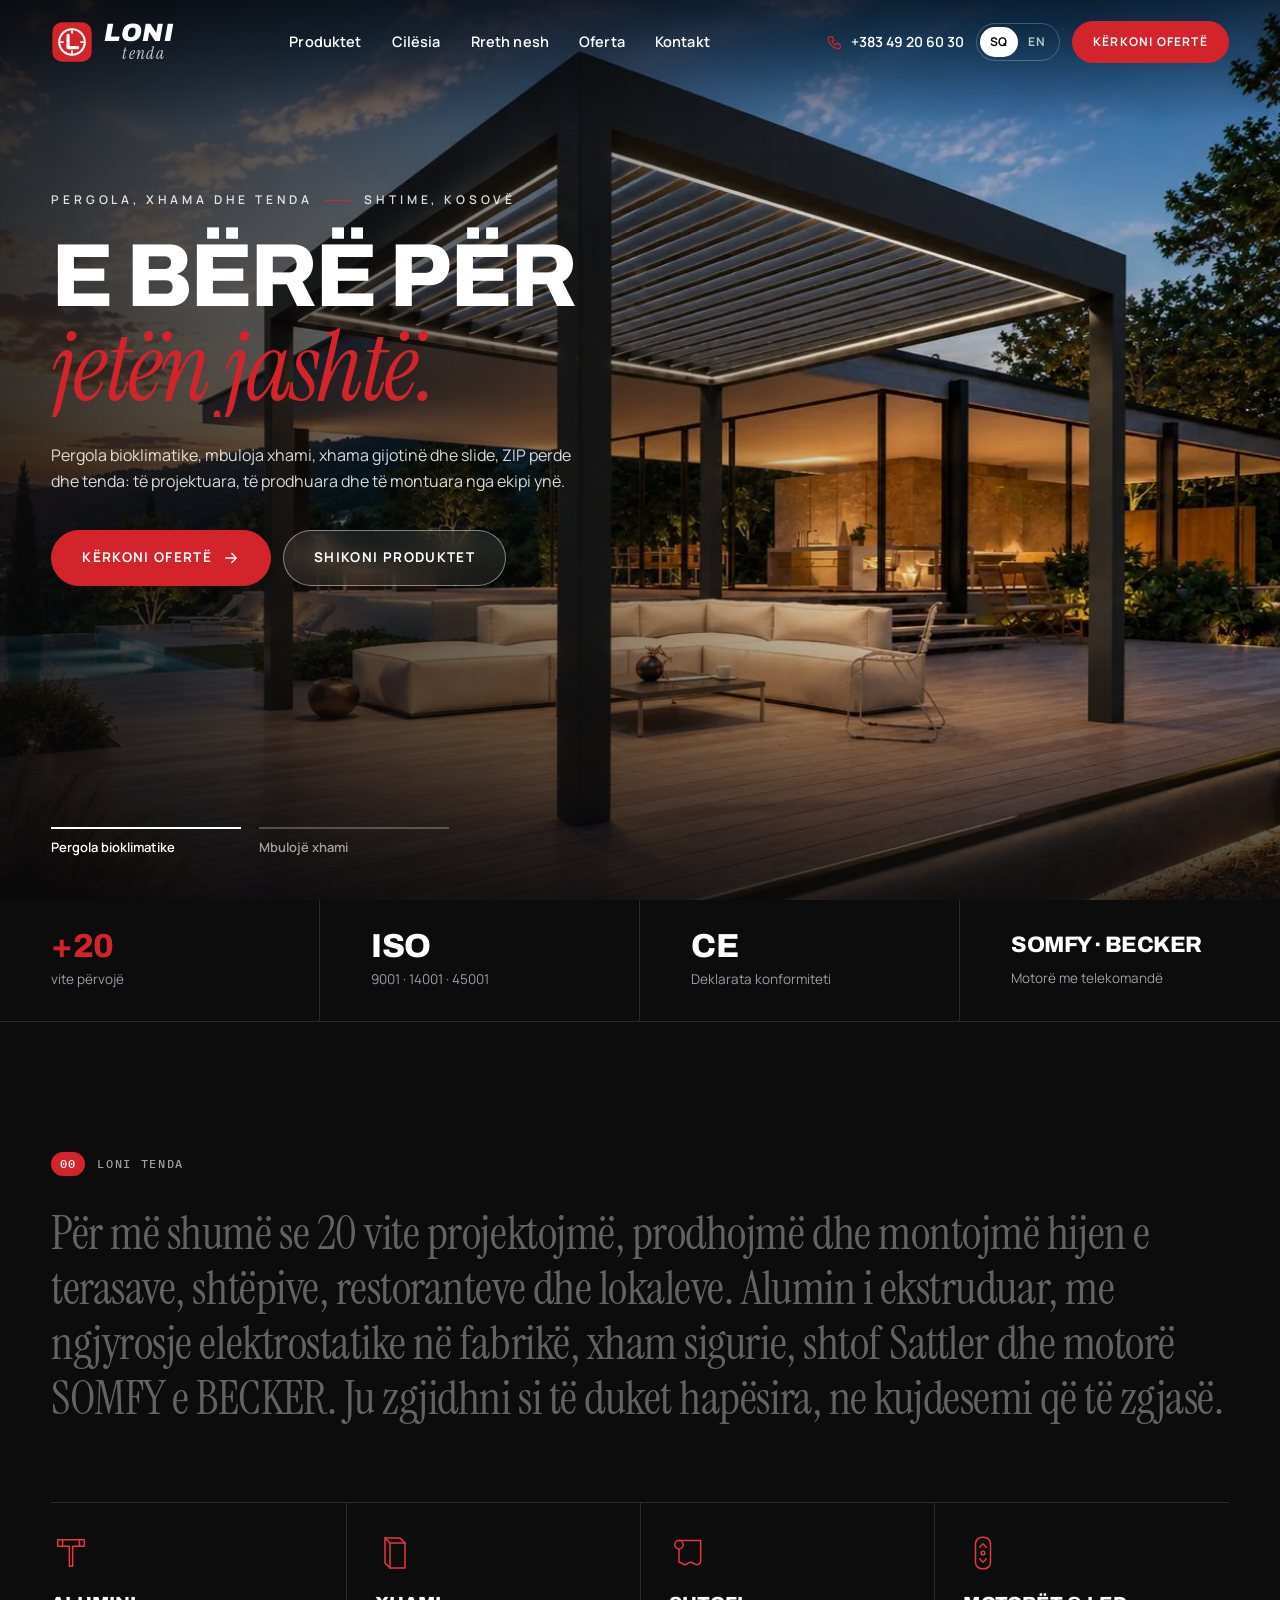
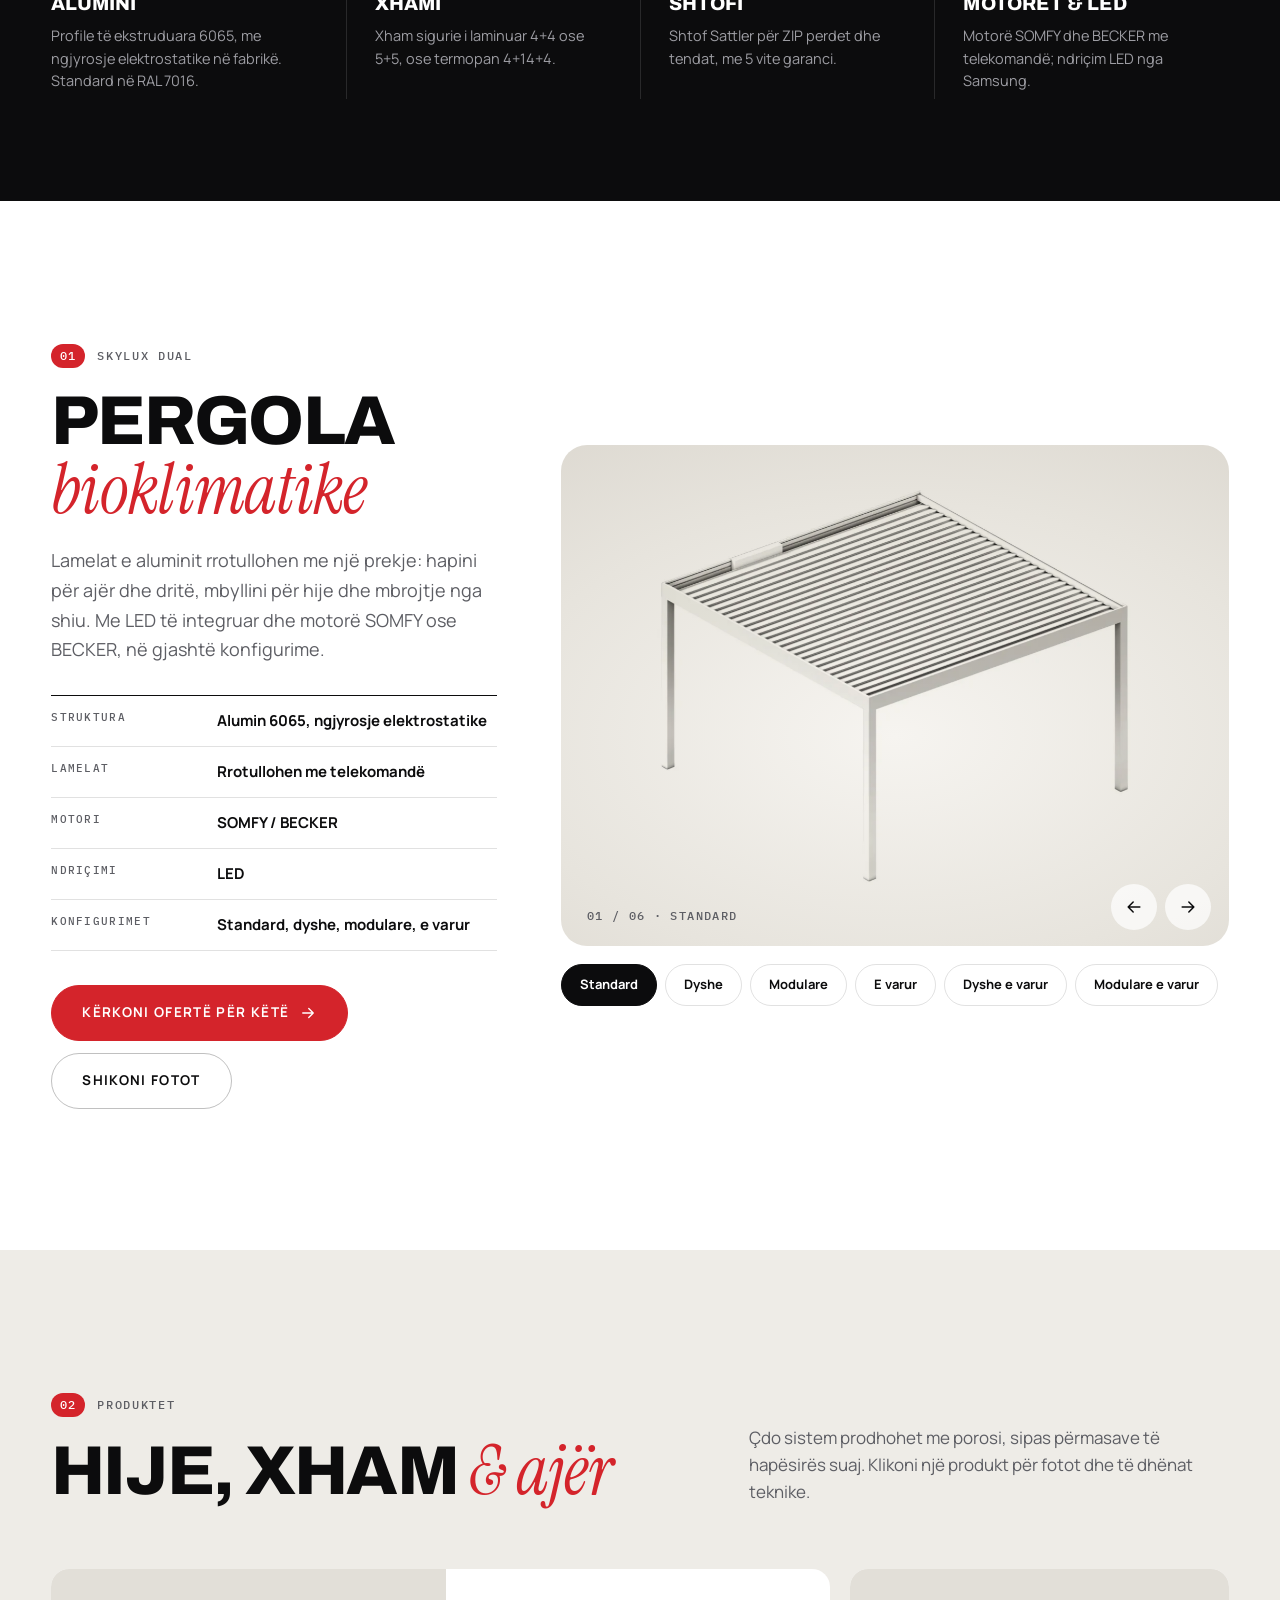
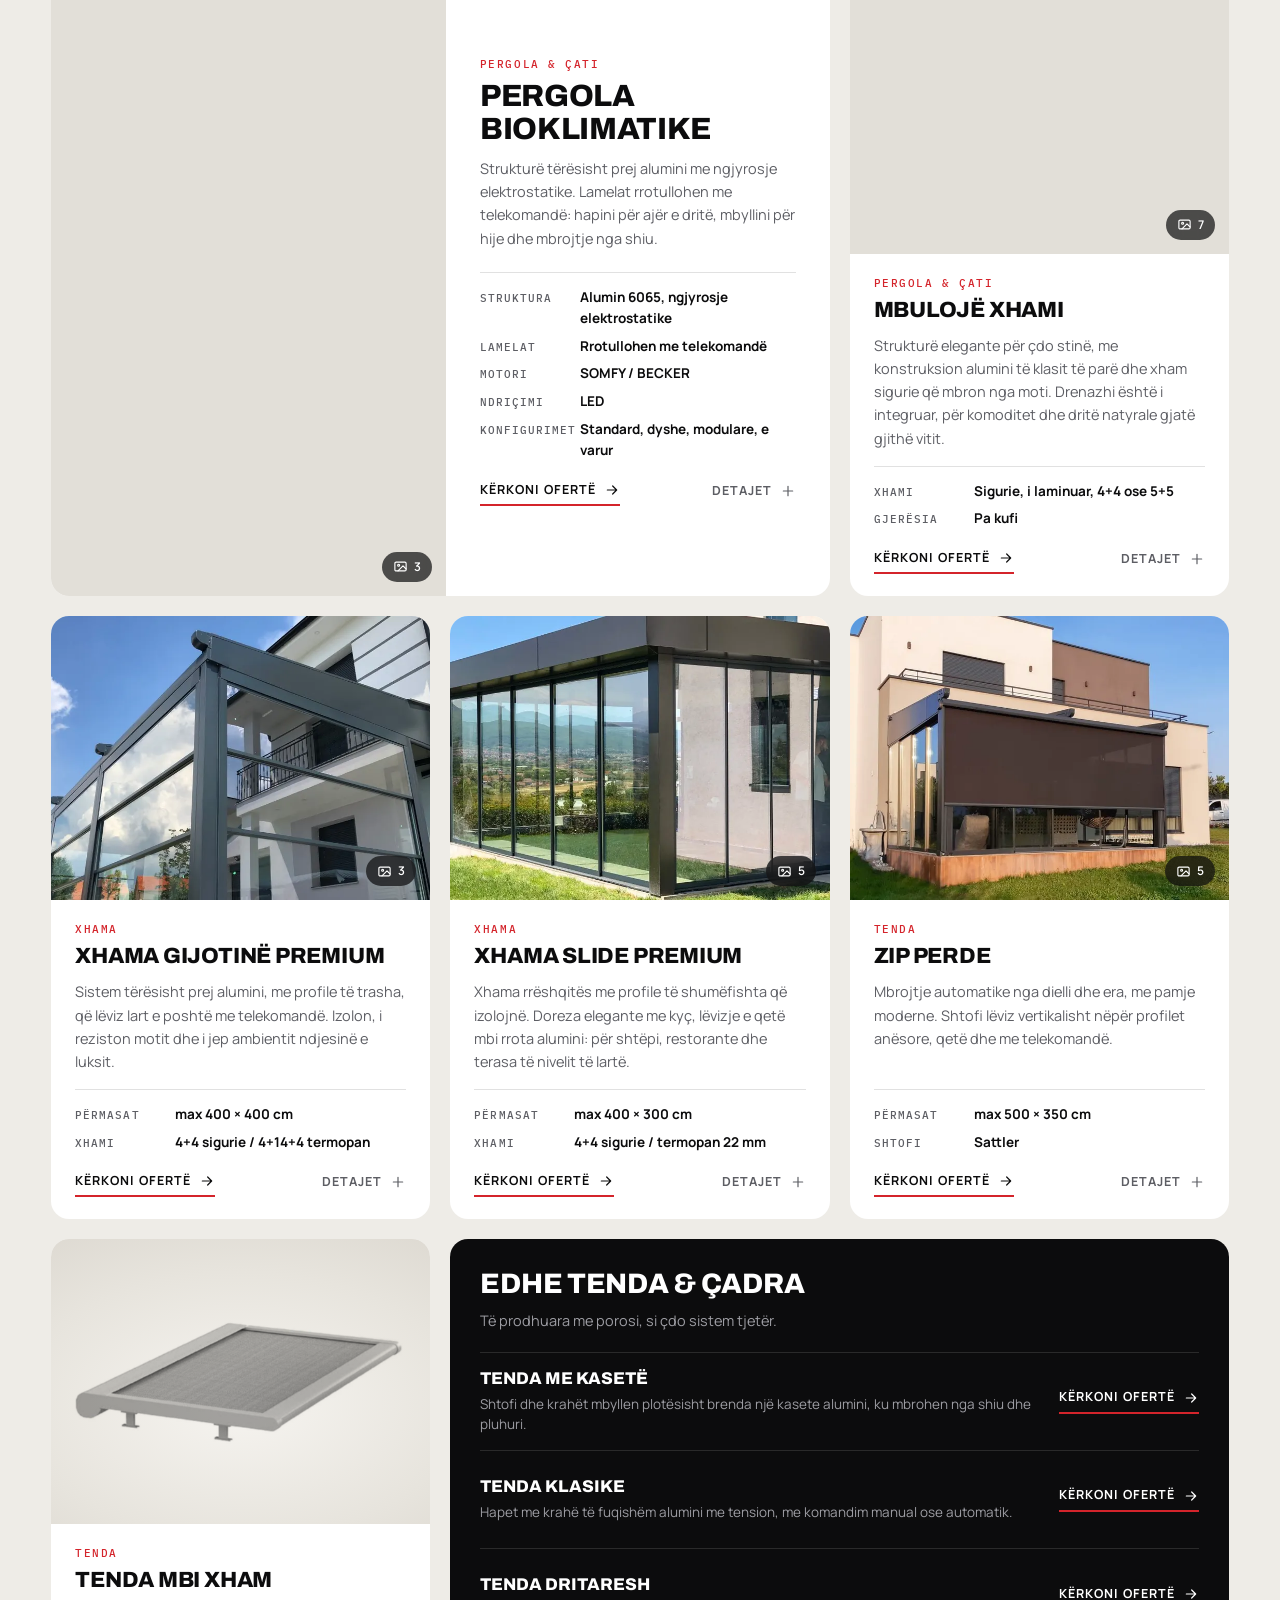
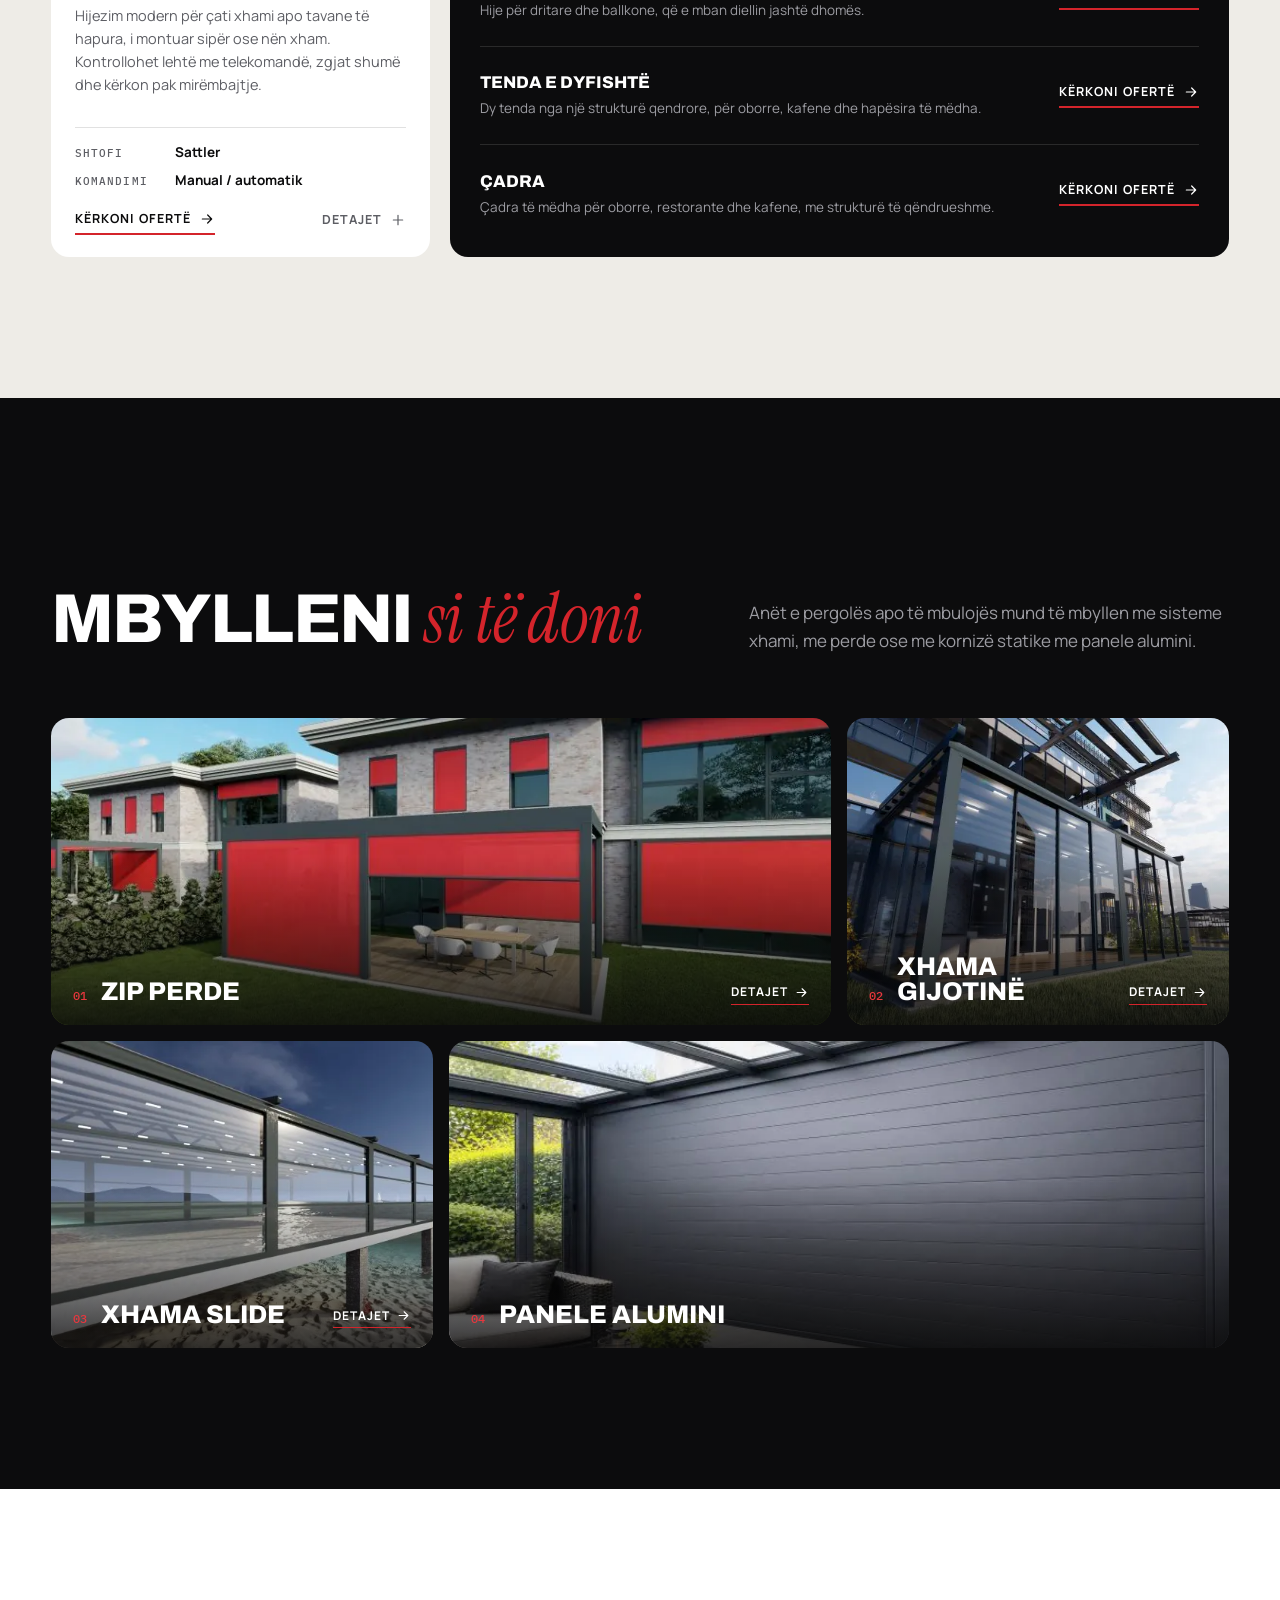
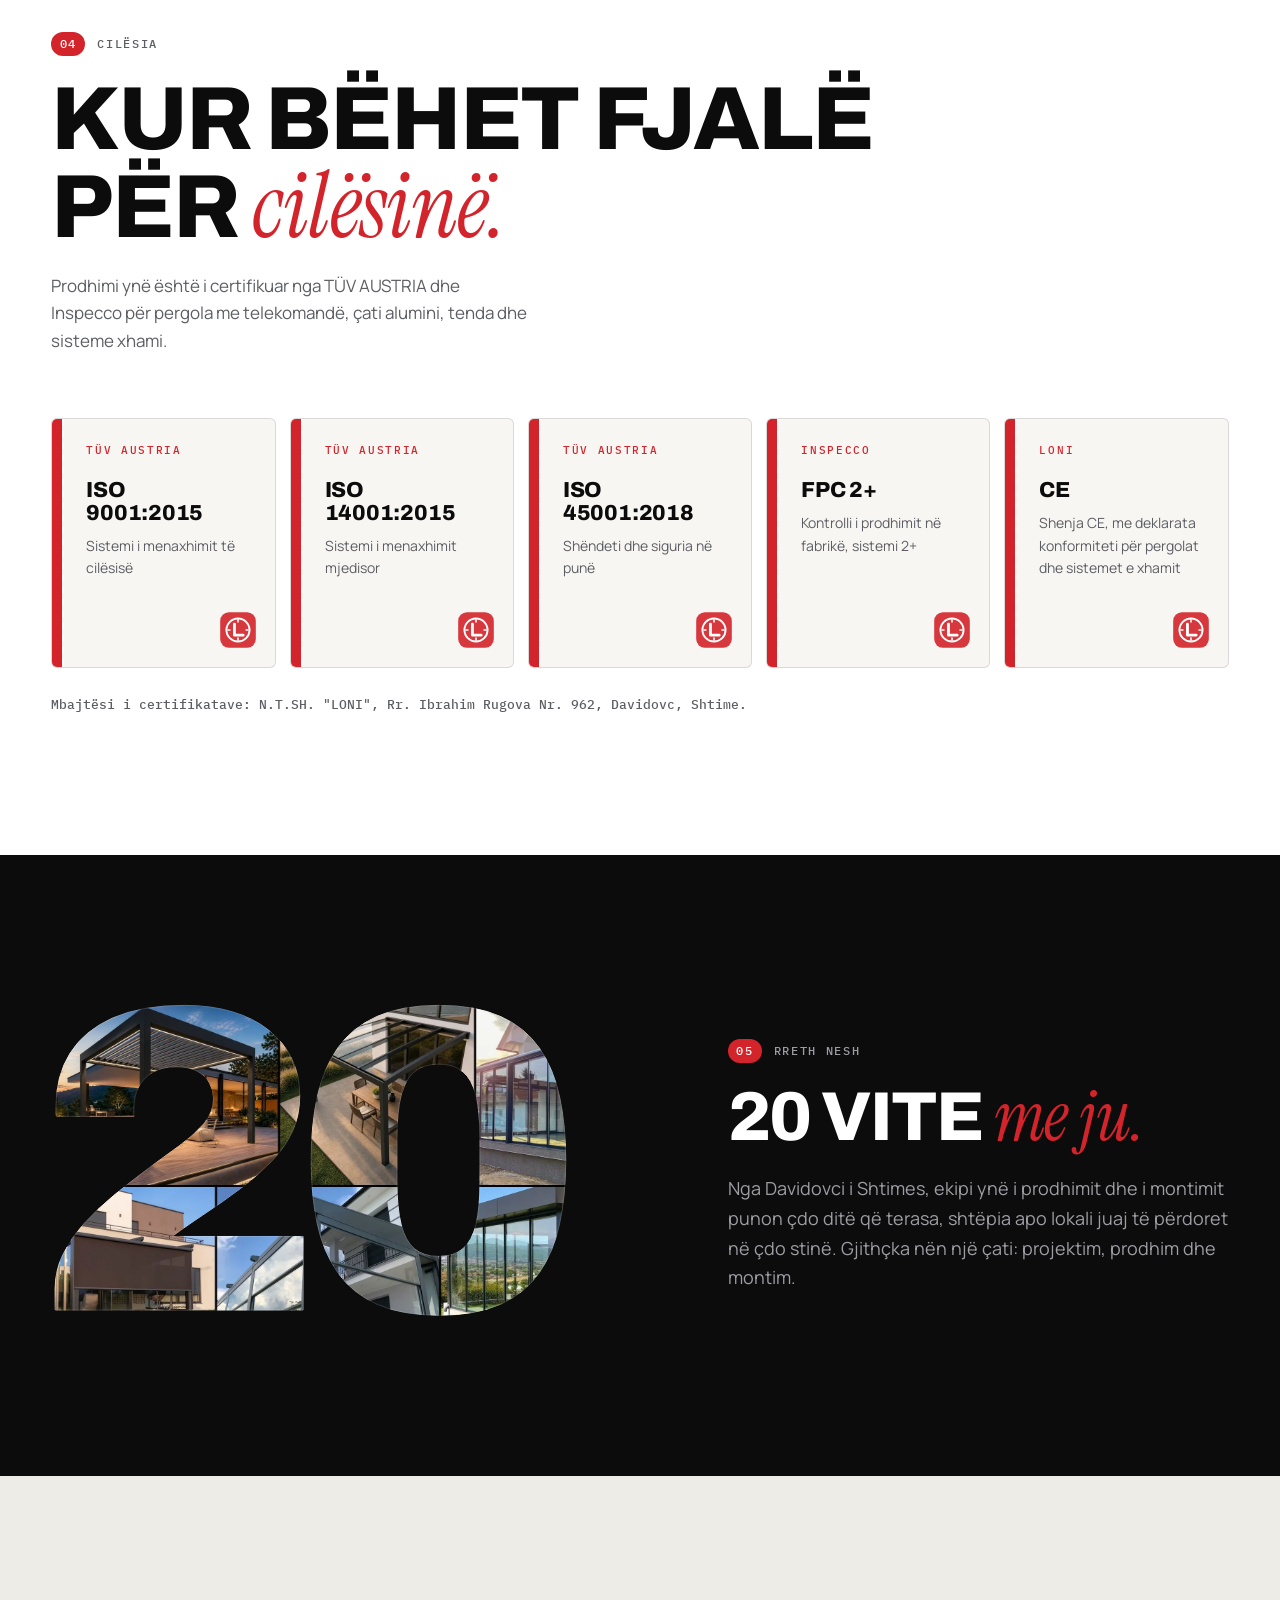
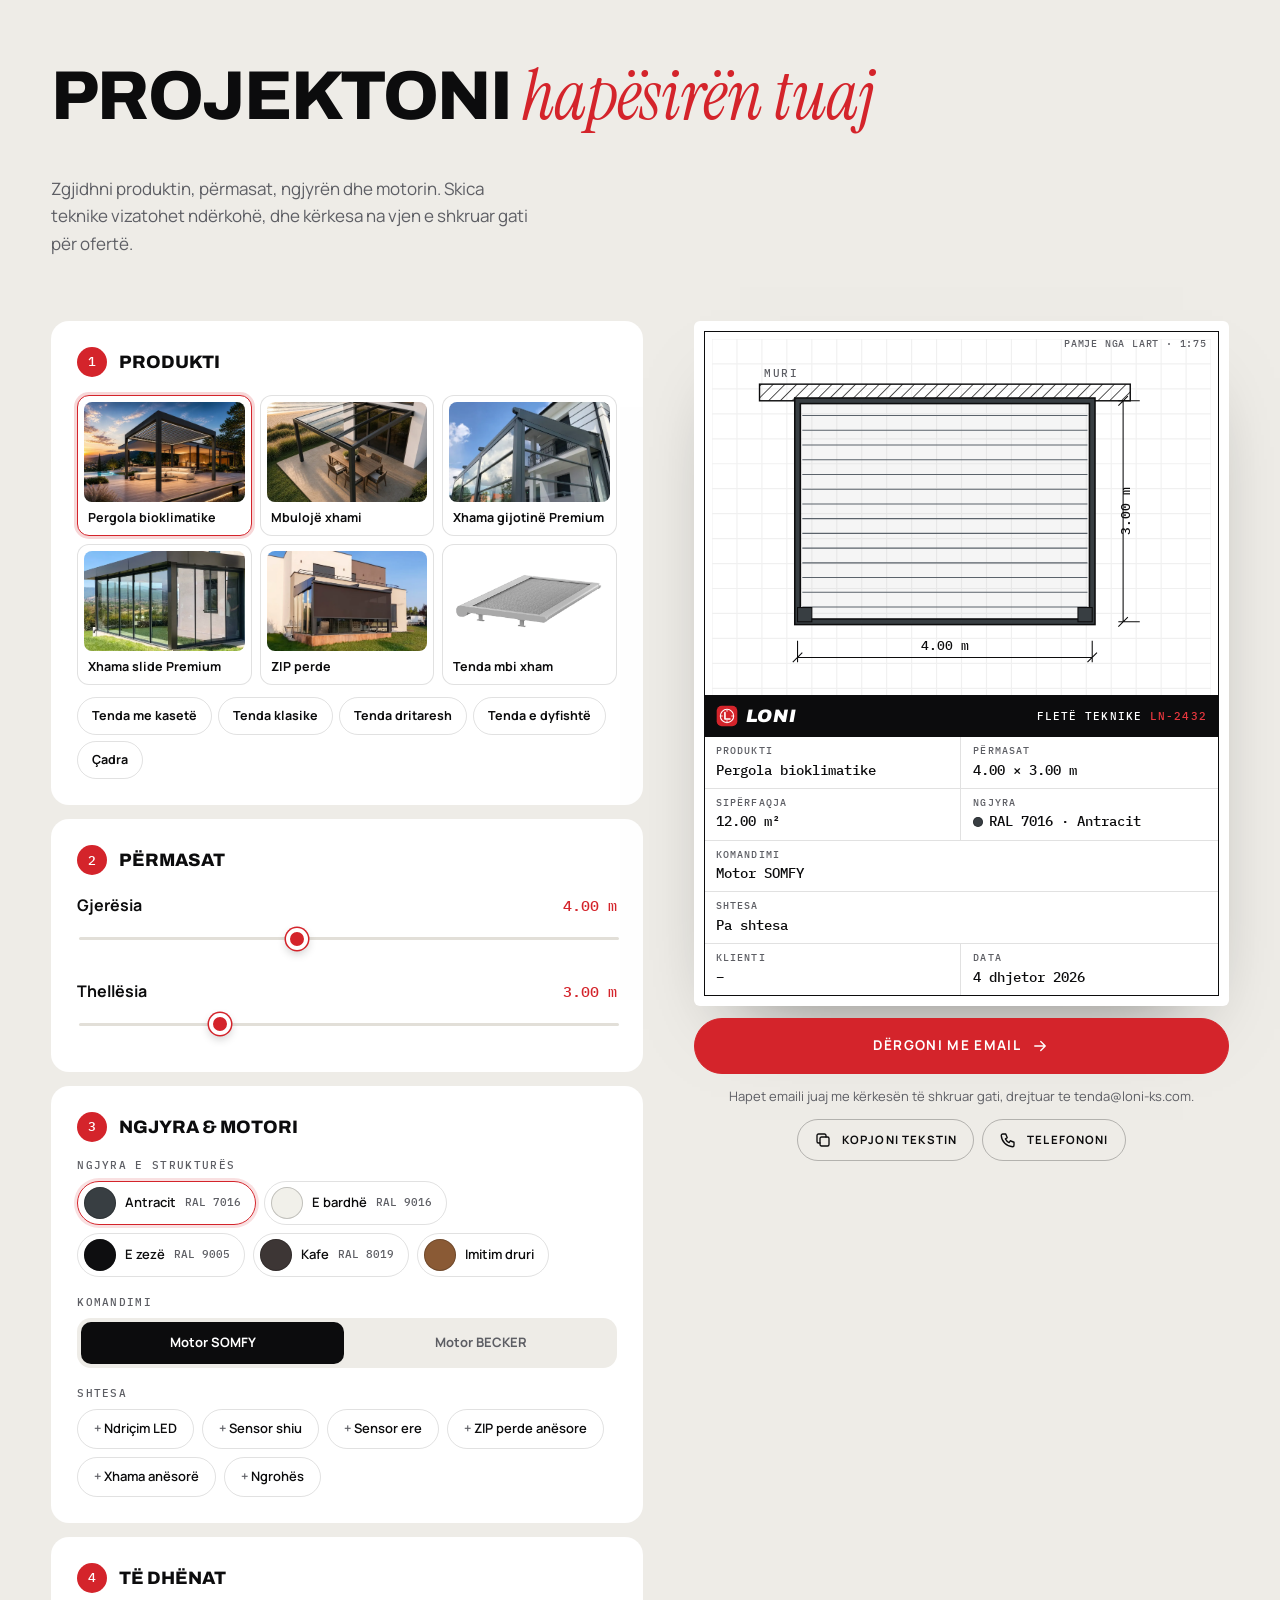
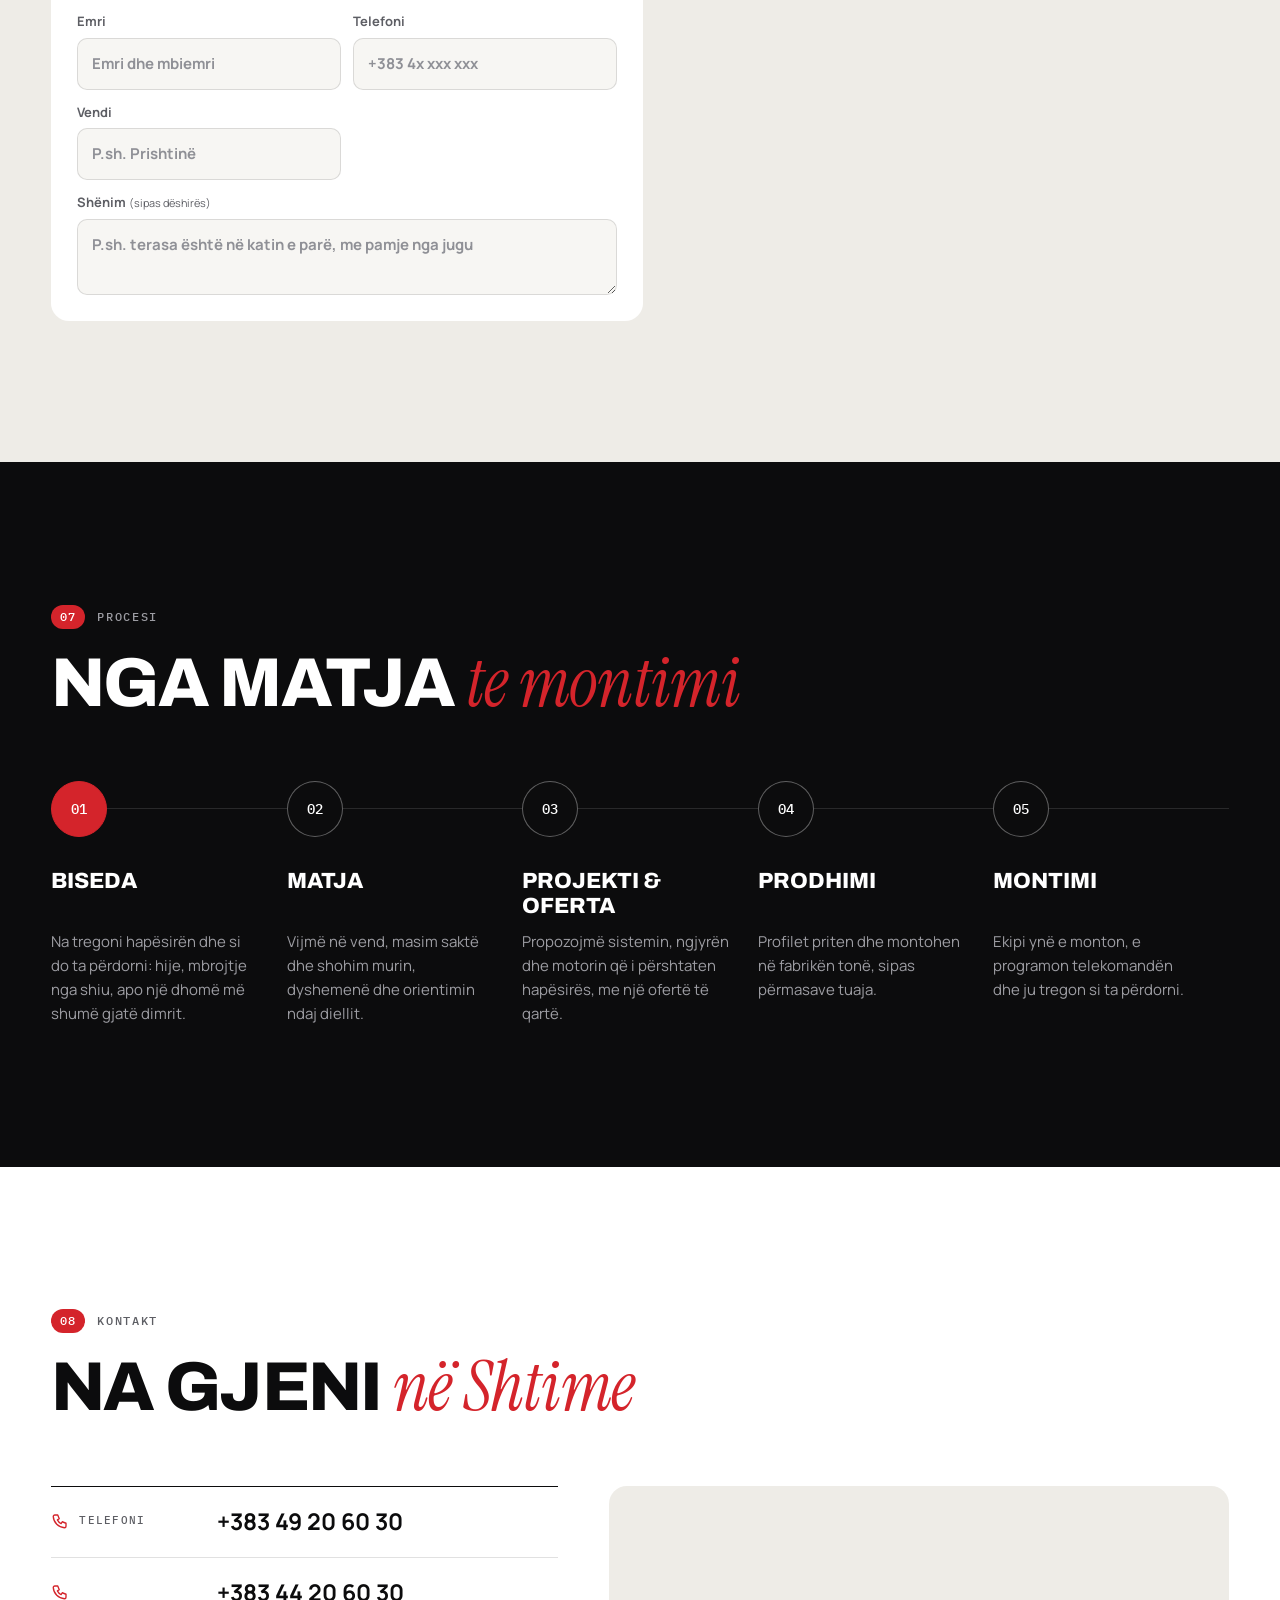
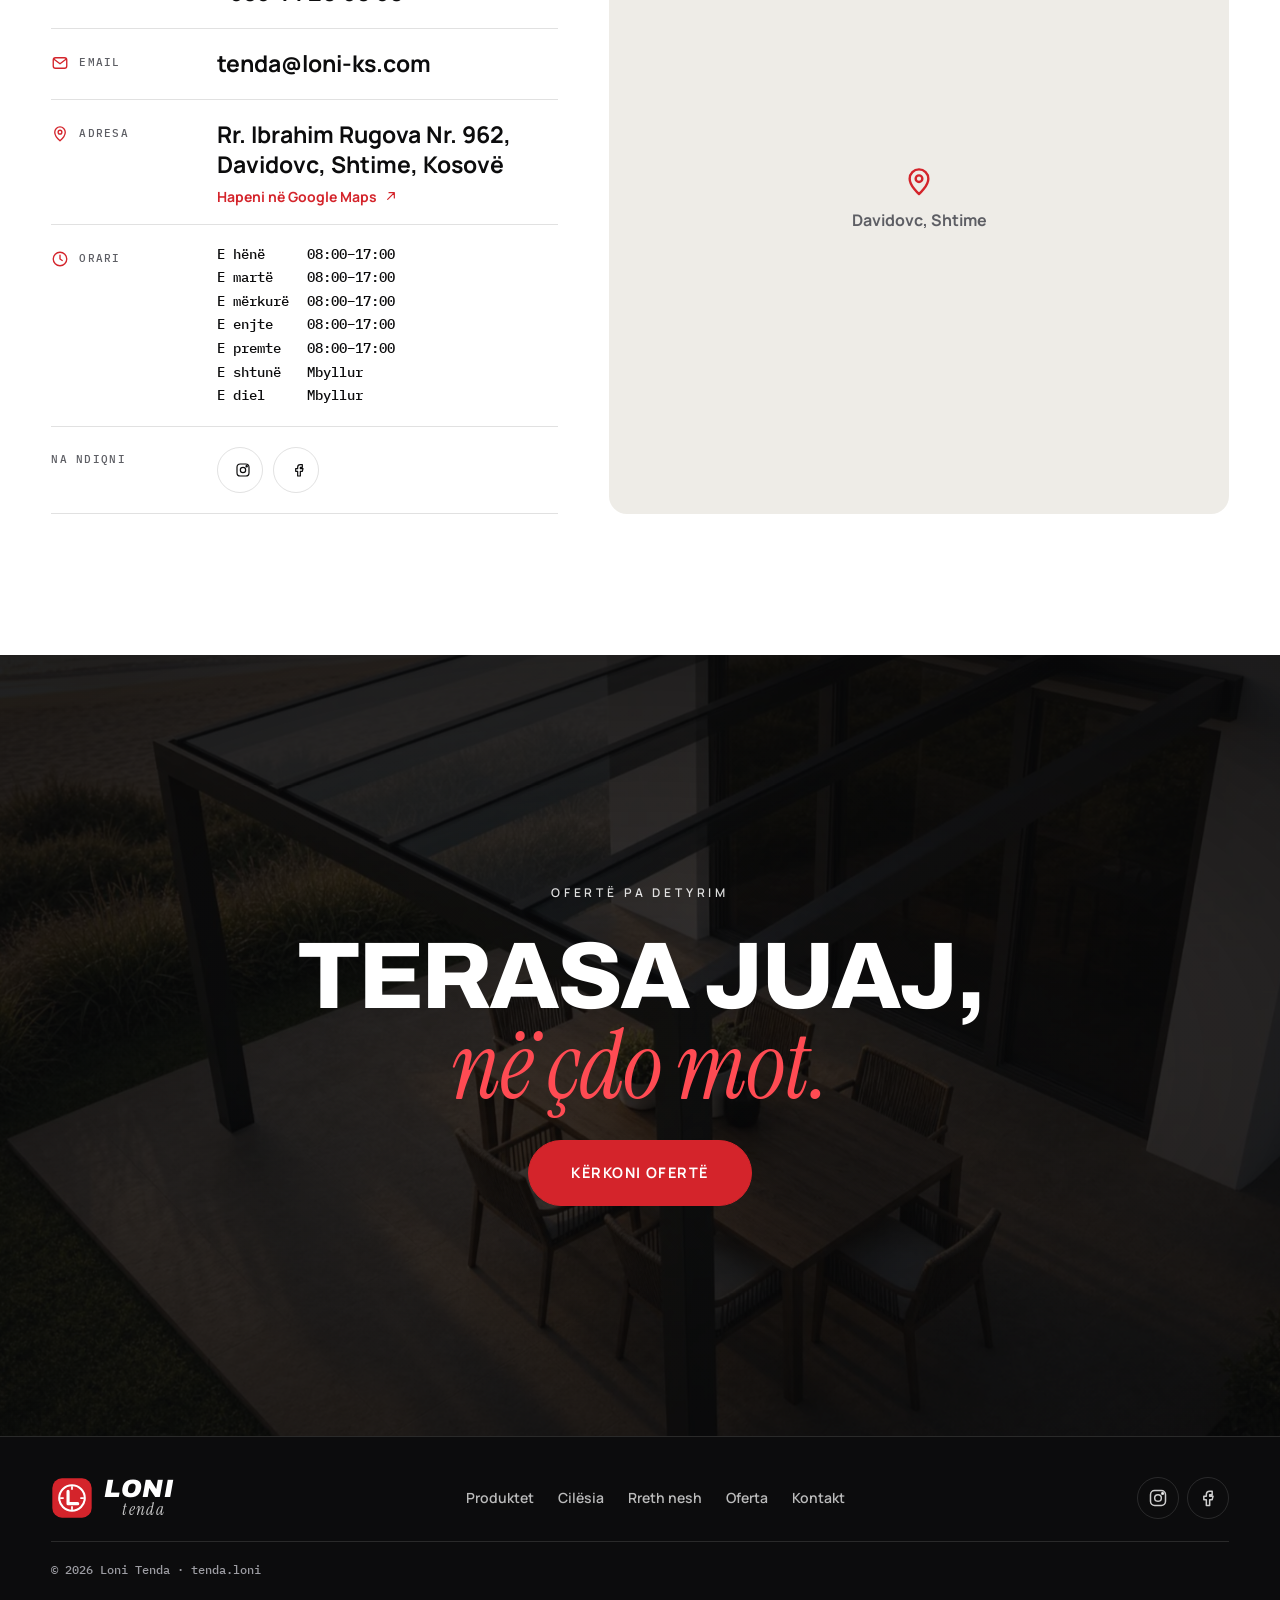
<file: slide/index.html>
<!doctype html>
<html lang="sq">
<head>
  <meta charset="utf-8" />
  <meta name="viewport" content="width=device-width, initial-scale=1" />
  <title>Xhama slide · Loni Tenda</title>
  <link rel="canonical" href="https://ariongj.github.io/LoniKS/" />
  <meta http-equiv="refresh" content="0; url=../#p-slide" />
  <script>location.replace("../#p-slide");</script>
</head>
<body>
  <p>Kjo faqe është zhvendosur: <a href="../#p-slide">Xhama slide · Loni Tenda</a></p>
</body>
</html>
</file>
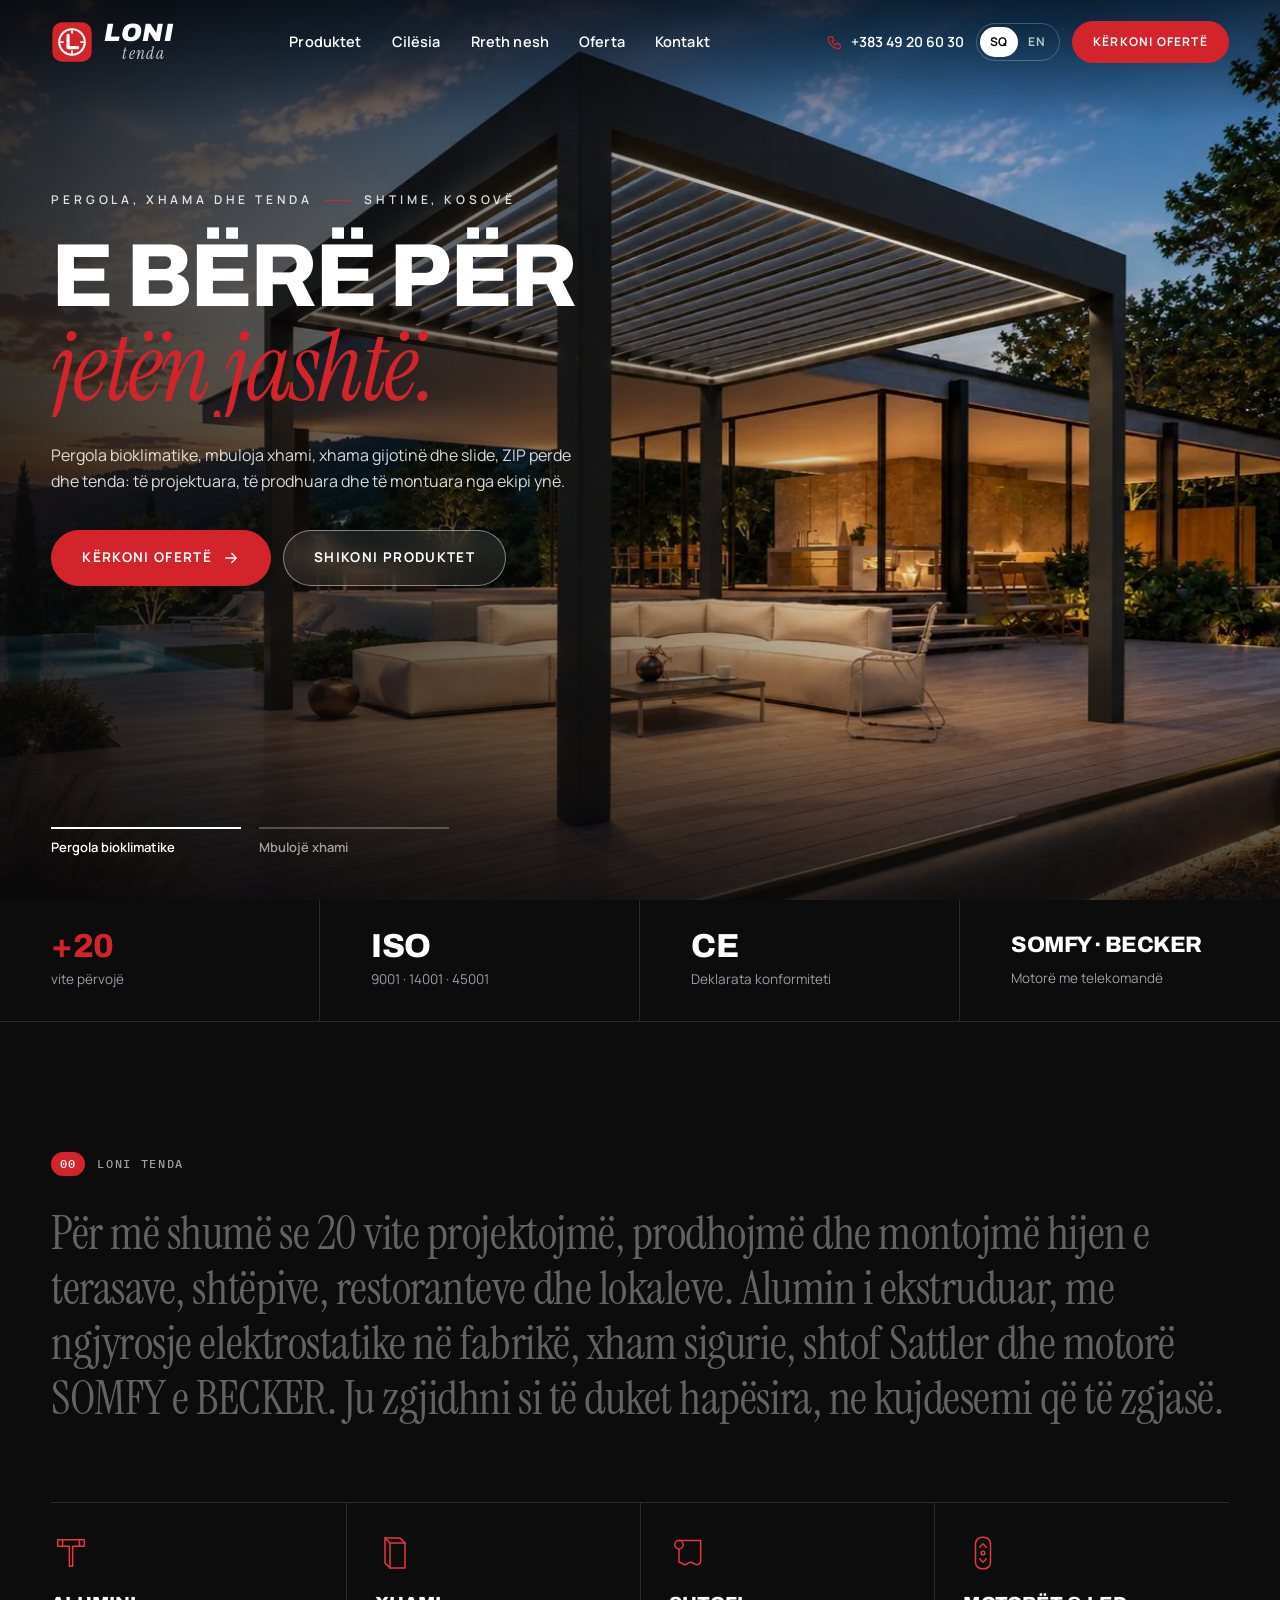
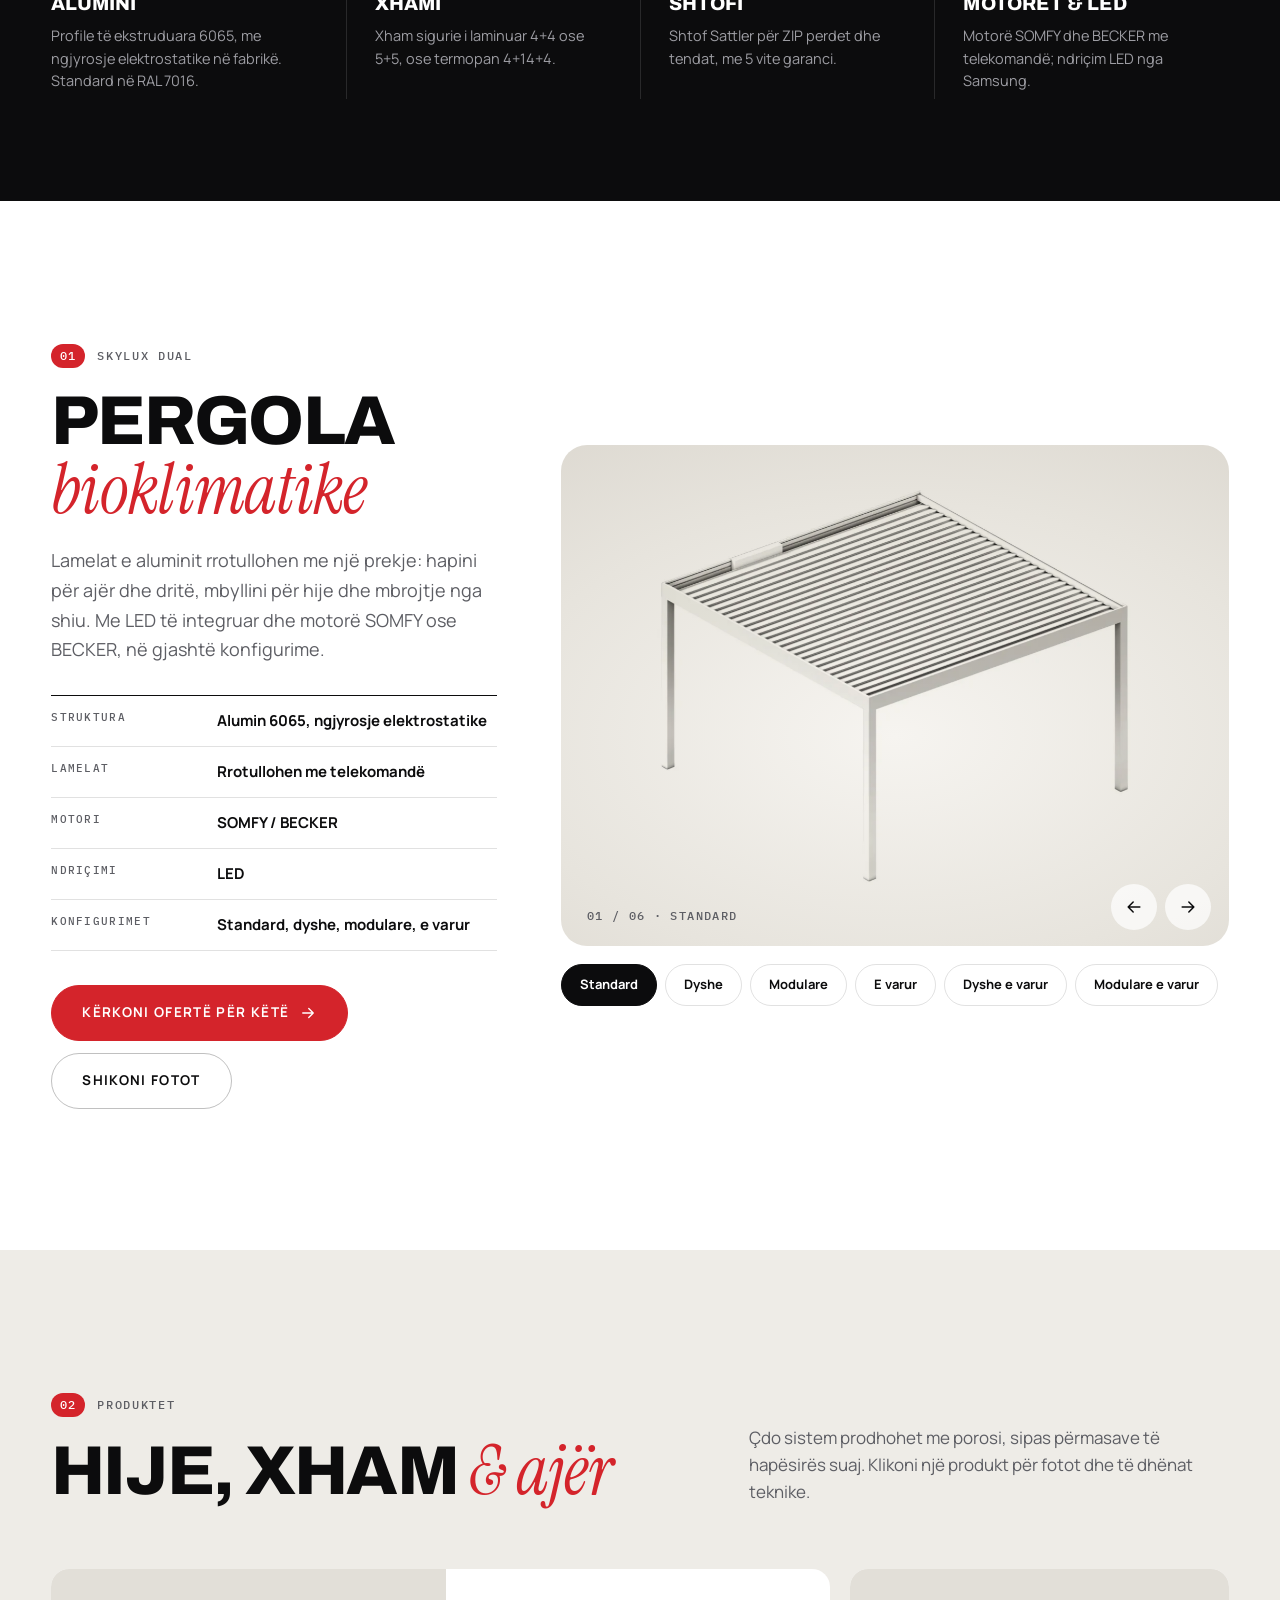
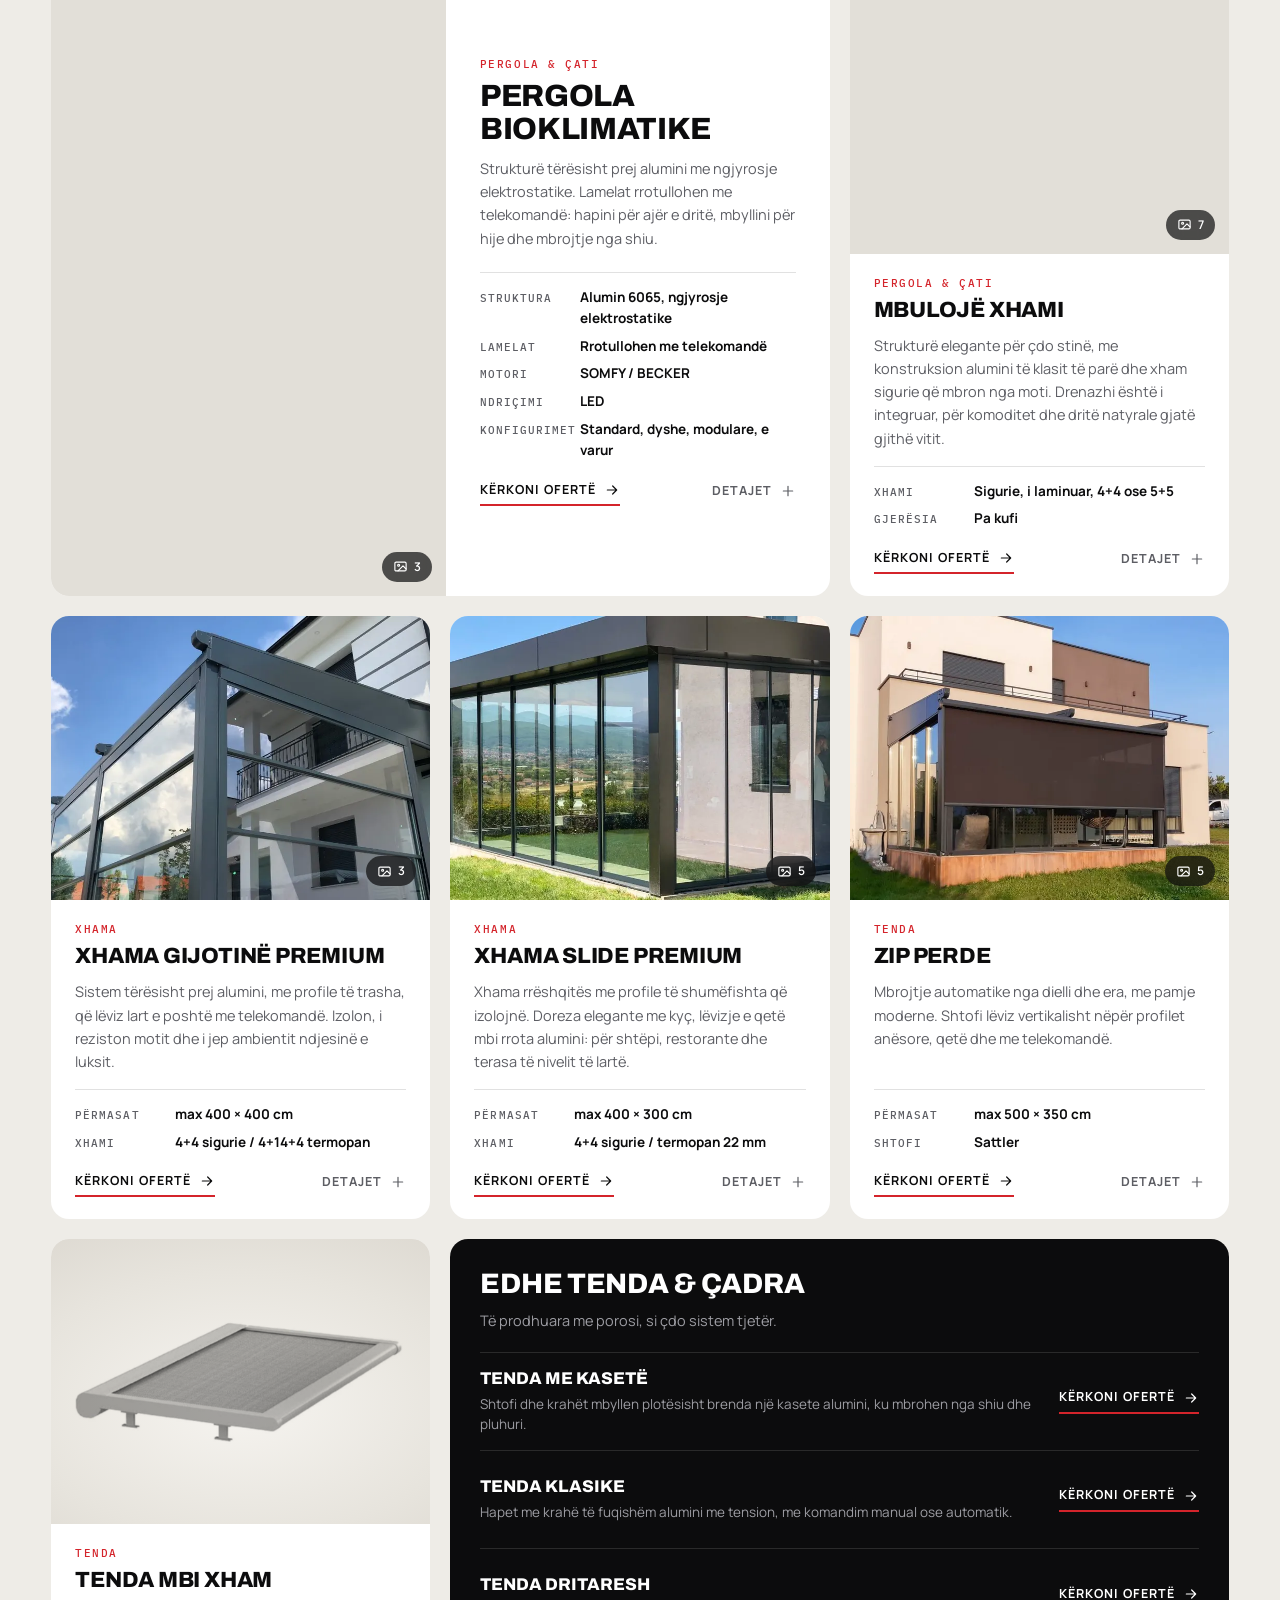
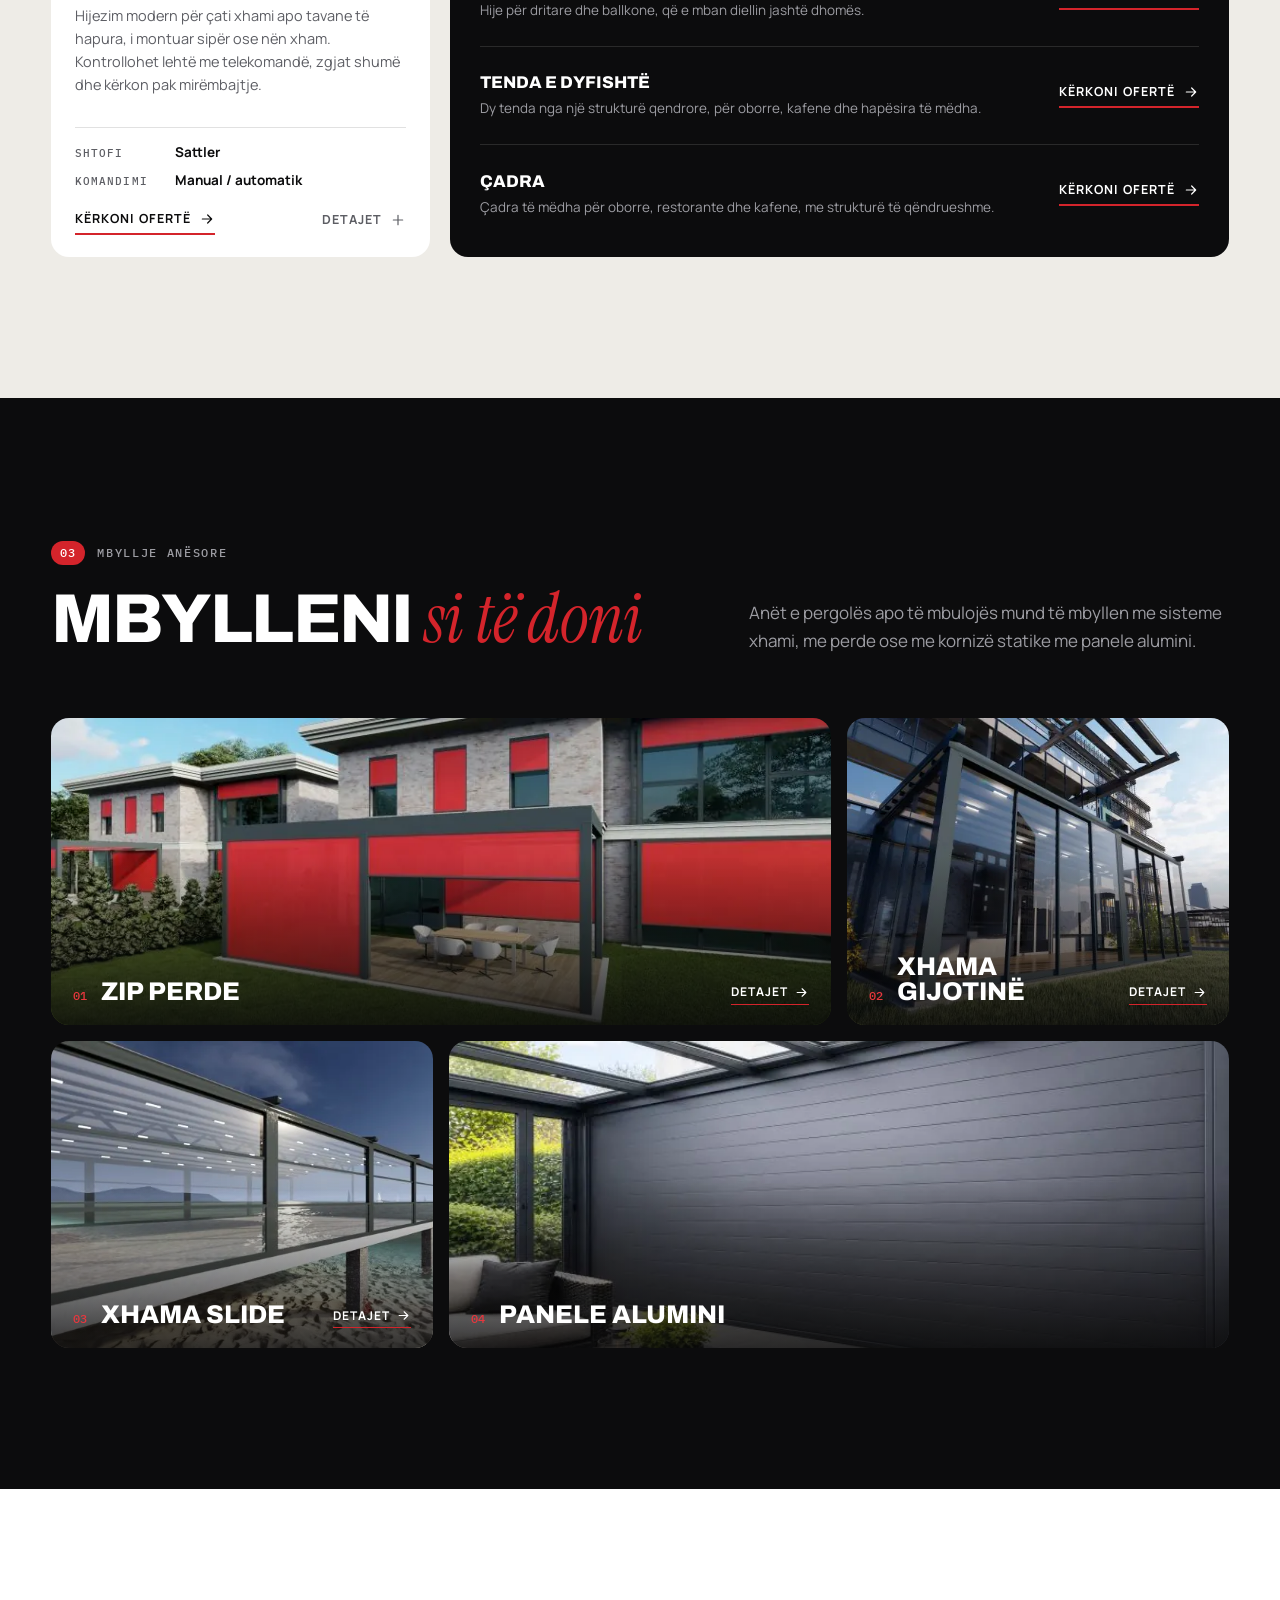
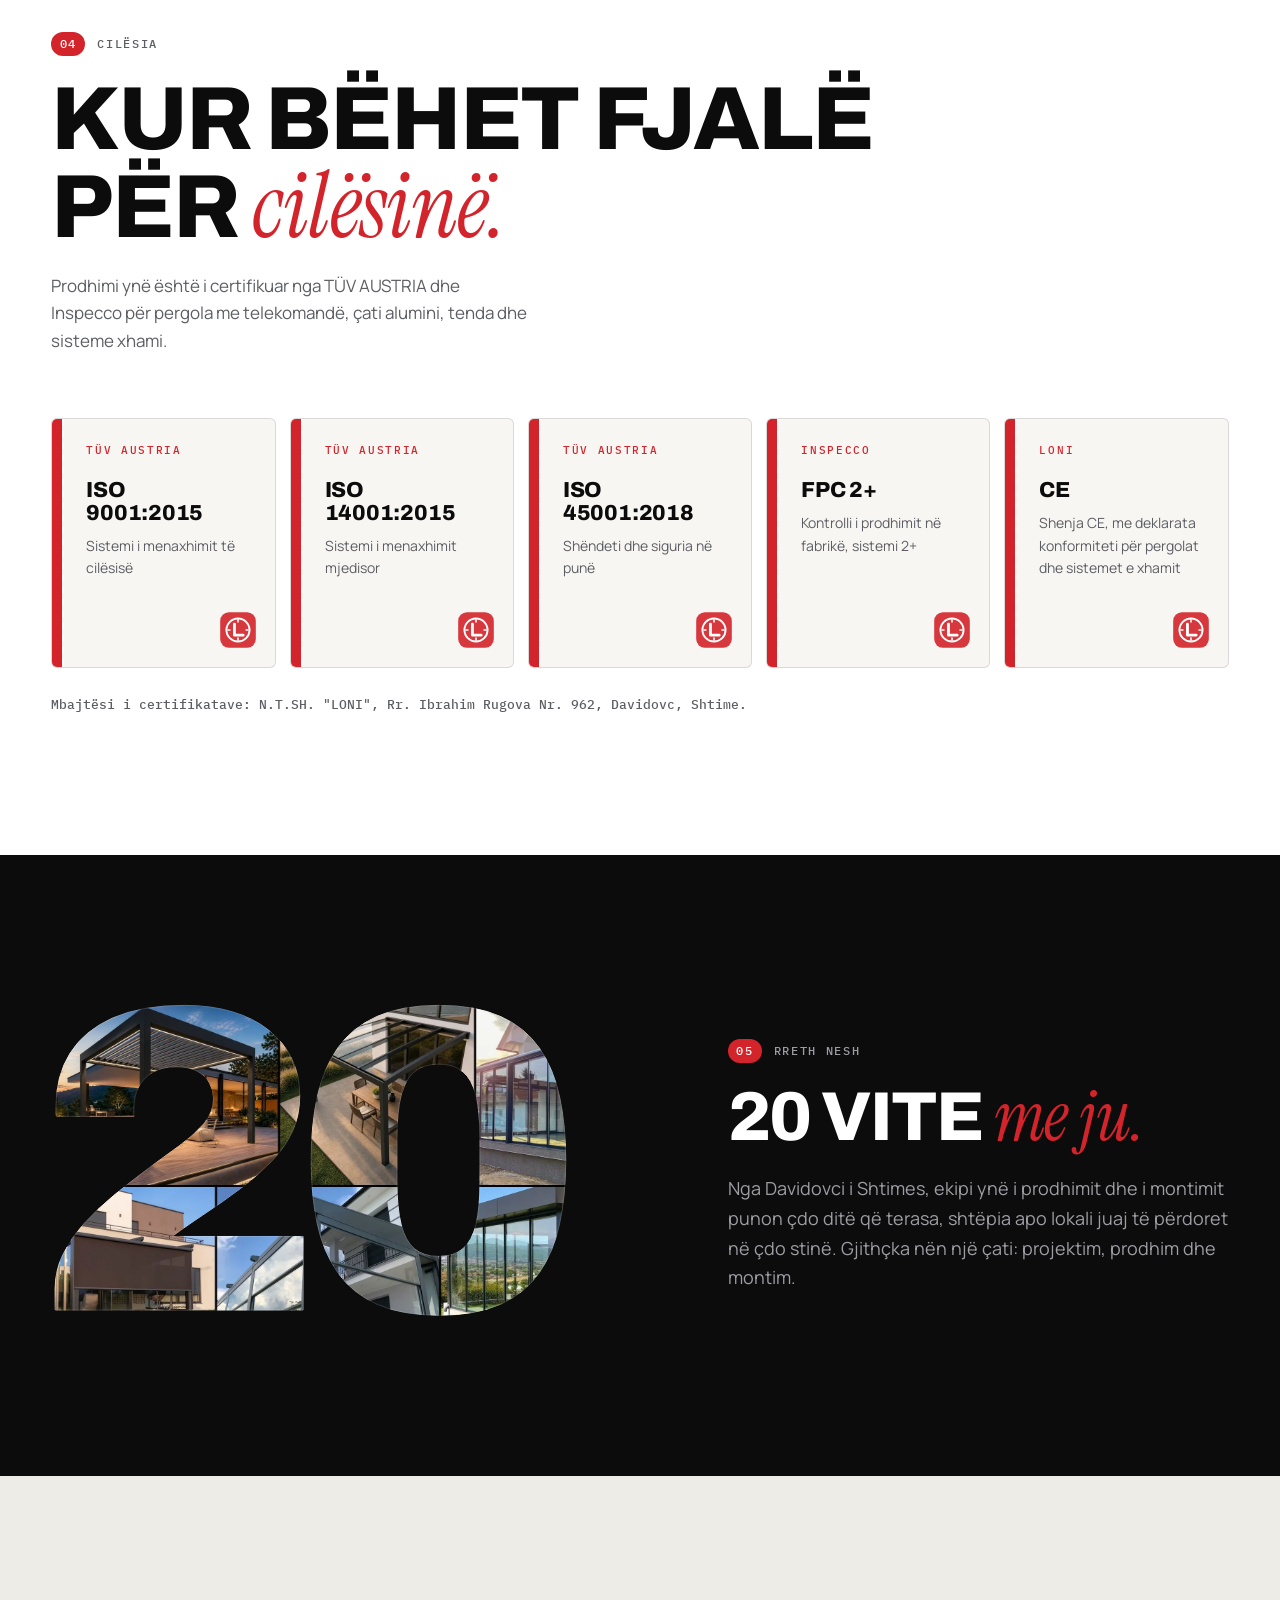
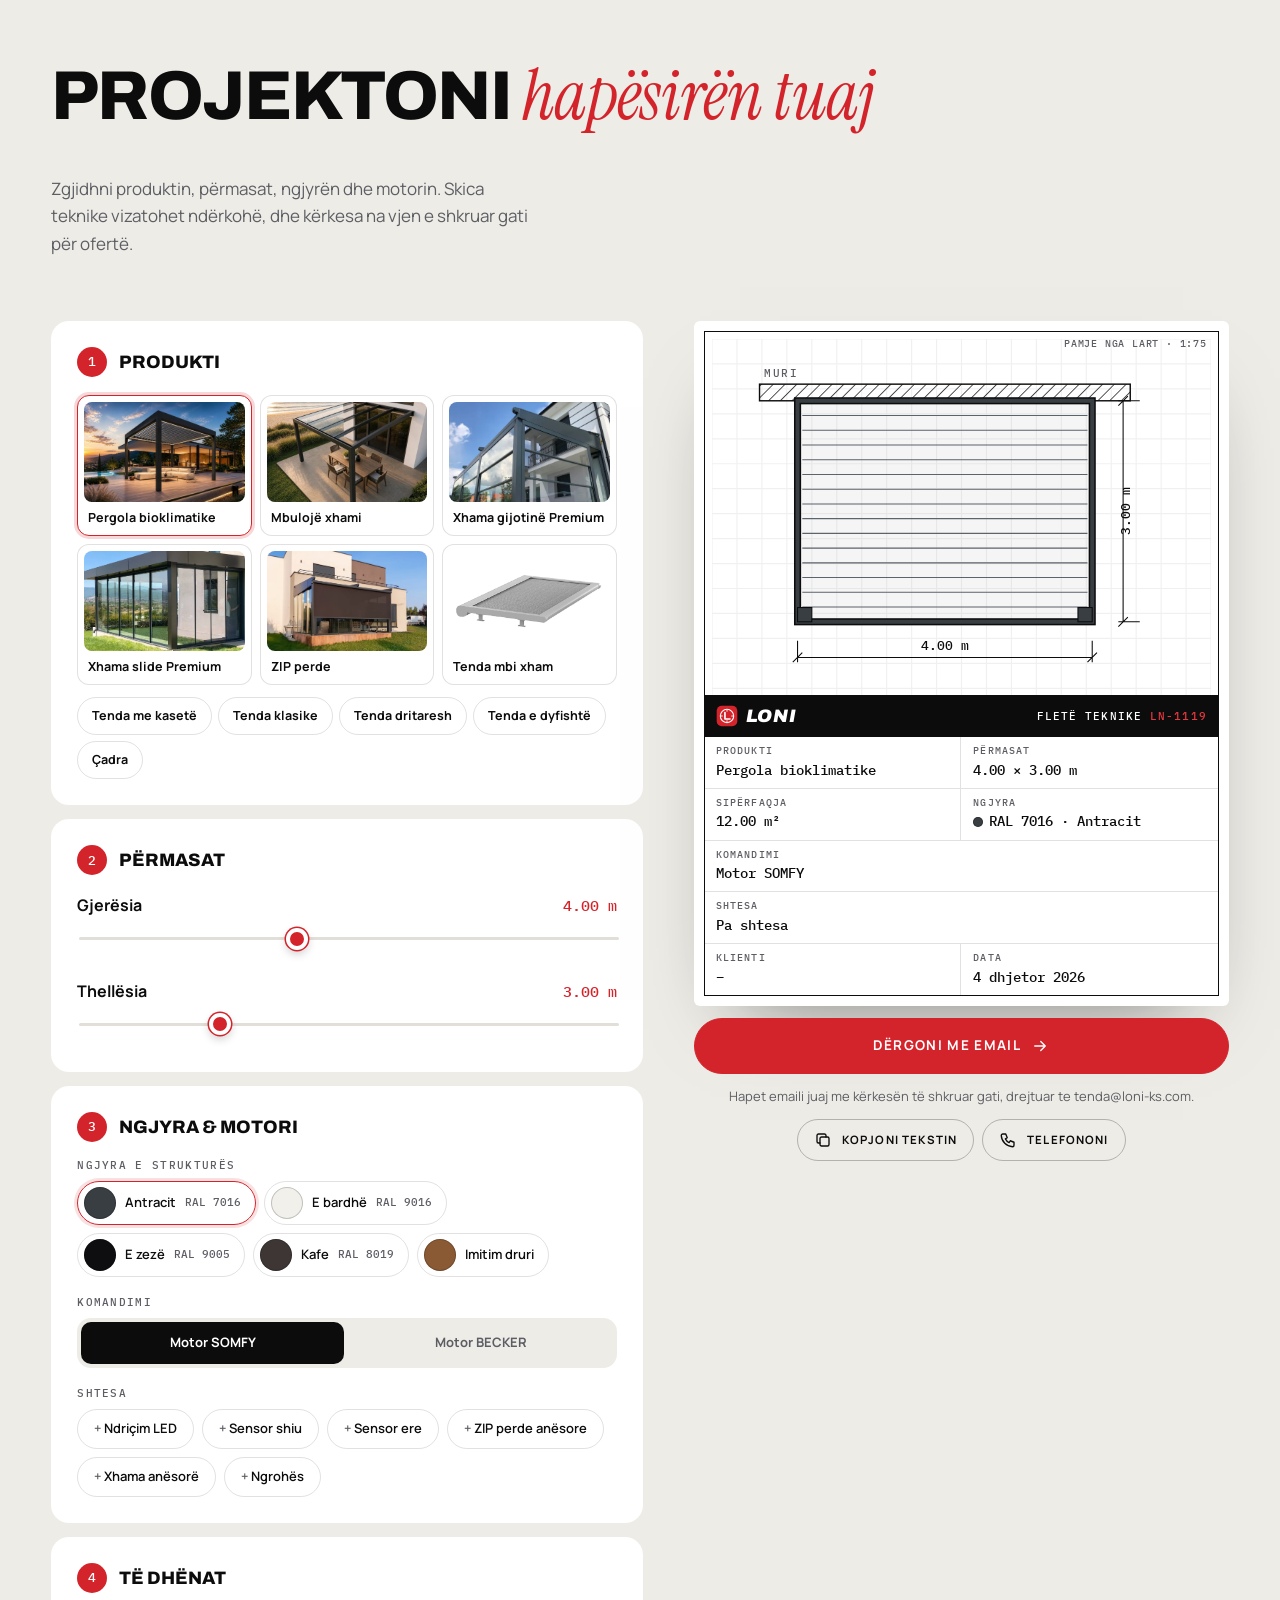
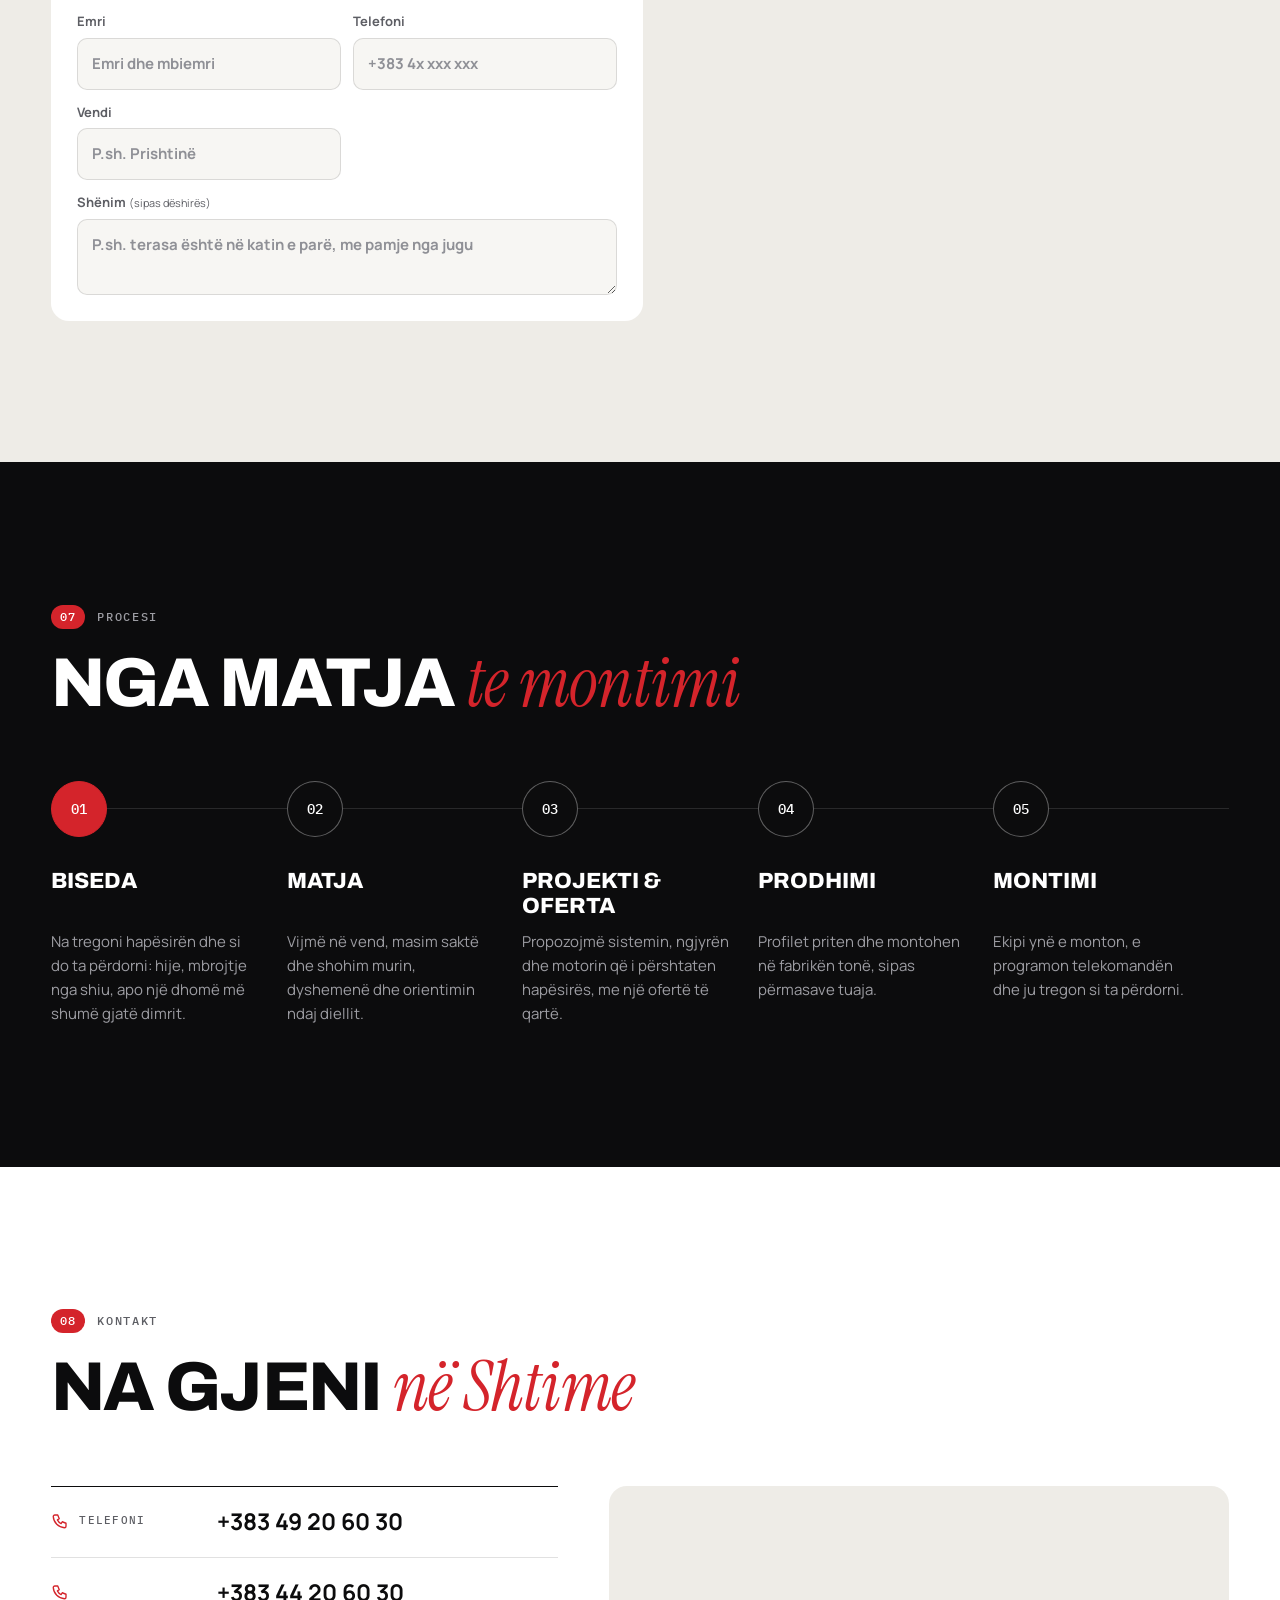
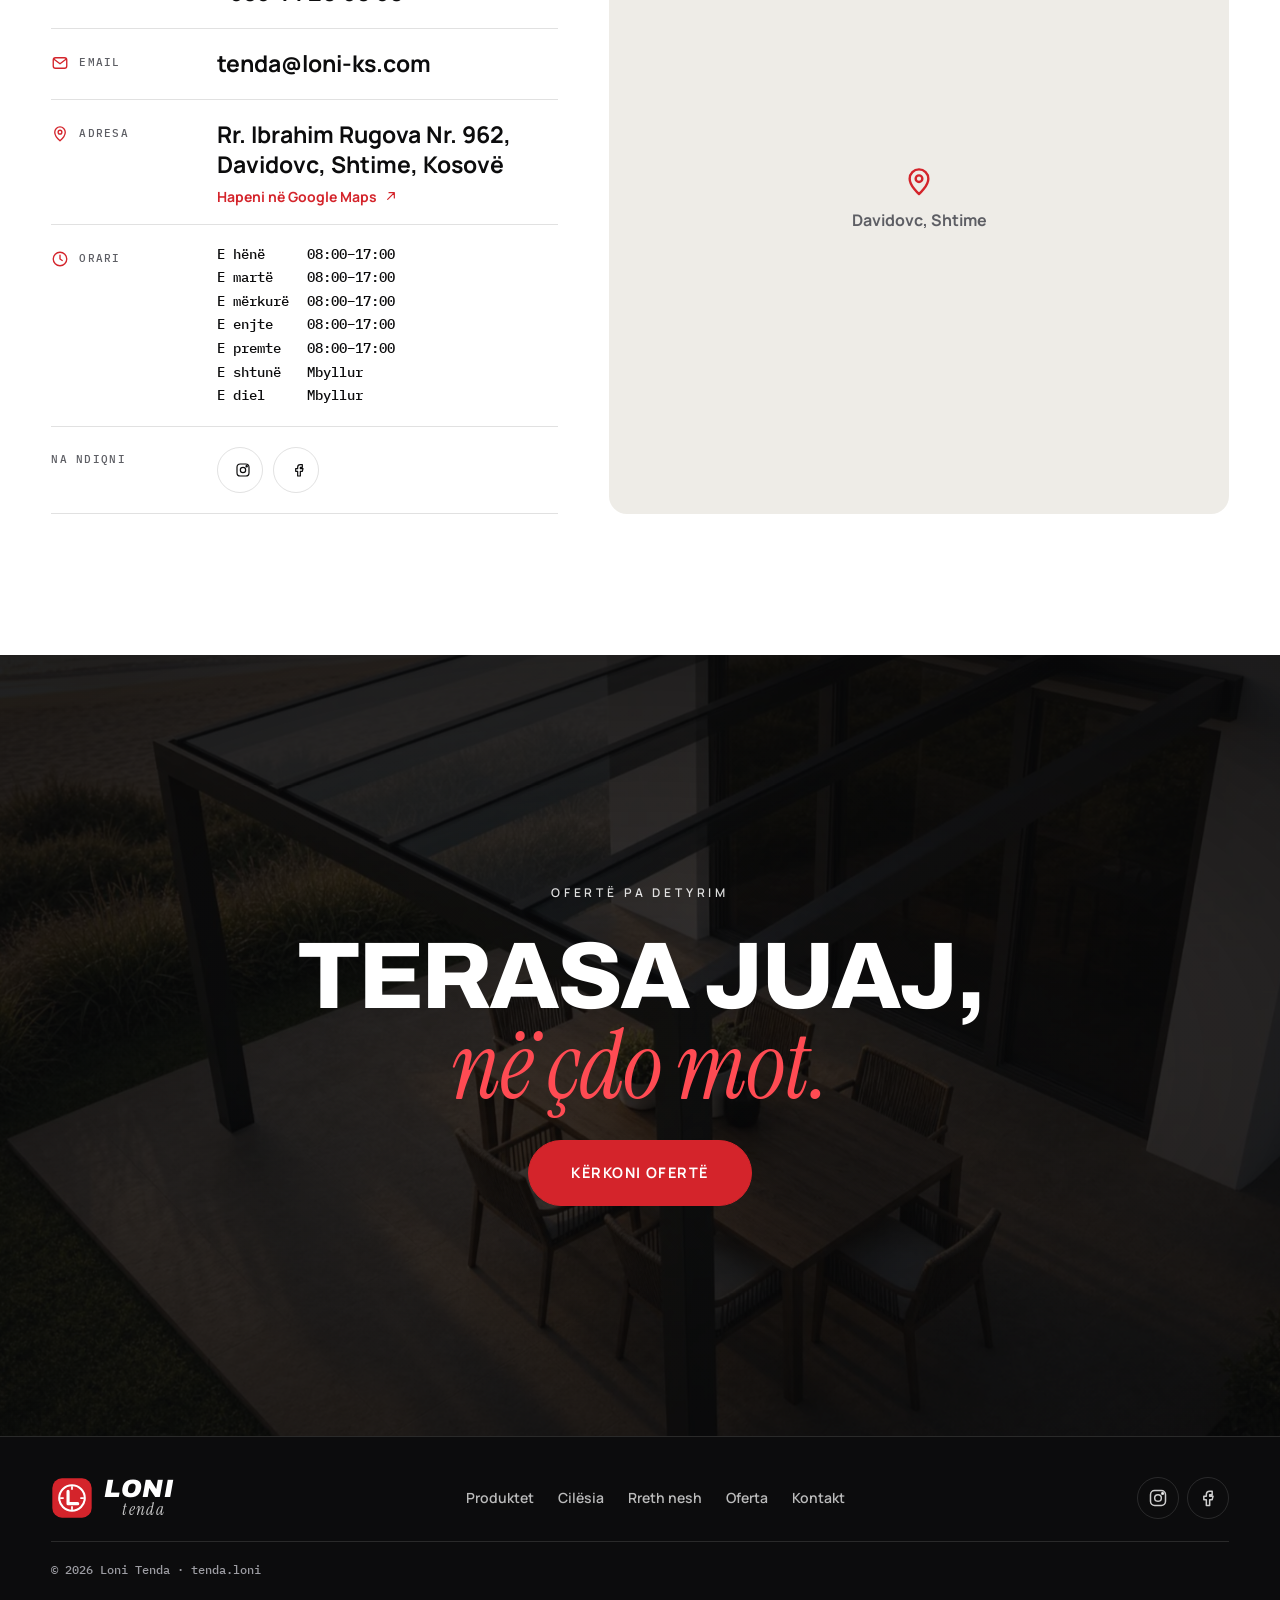
<file: tenda-dritare/index.html>
<!doctype html>
<html lang="sq">
<head>
  <meta charset="utf-8" />
  <meta name="viewport" content="width=device-width, initial-scale=1" />
  <title>Tenda dritaresh · Loni Tenda</title>
  <link rel="canonical" href="https://ariongj.github.io/LoniKS/" />
  <meta http-equiv="refresh" content="0; url=../#p-dritaresh" />
  <script>location.replace("../#p-dritaresh");</script>
</head>
<body>
  <p>Kjo faqe është zhvendosur: <a href="../#p-dritaresh">Tenda dritaresh · Loni Tenda</a></p>
</body>
</html>
</file>
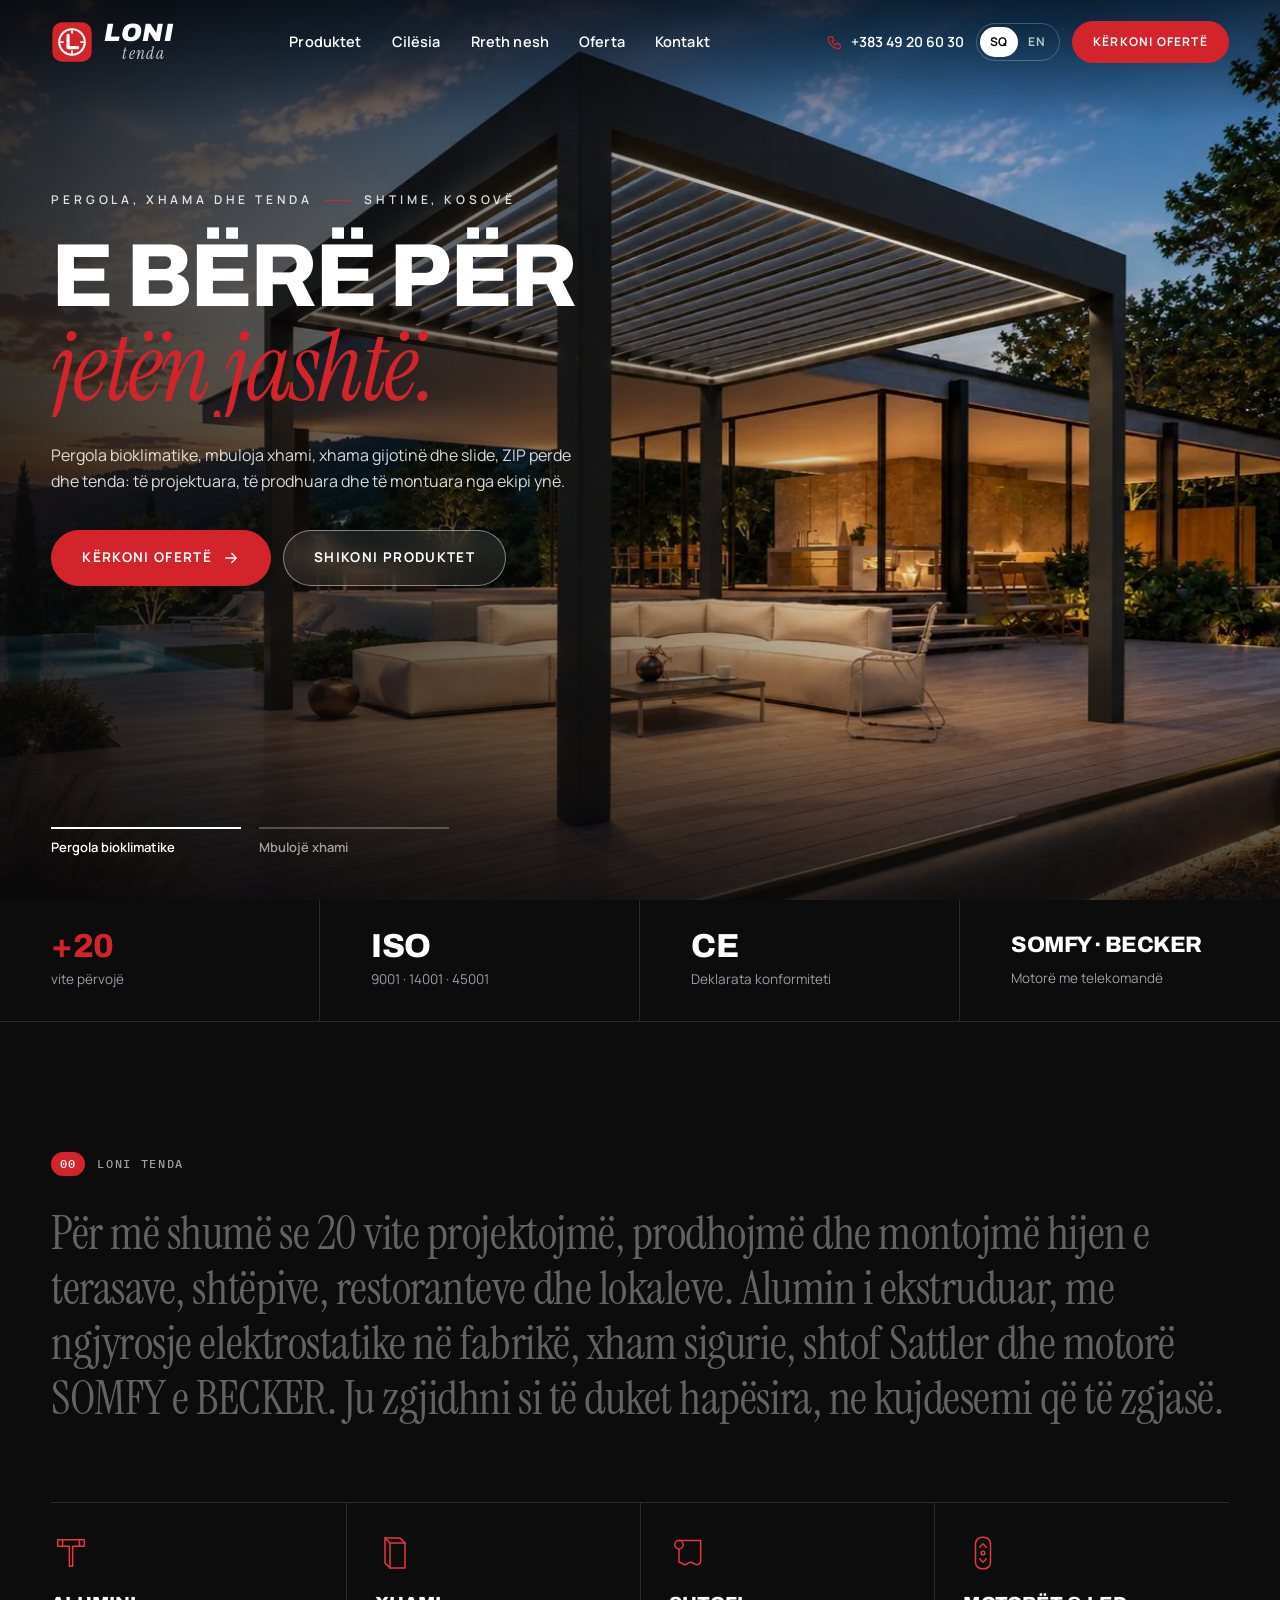
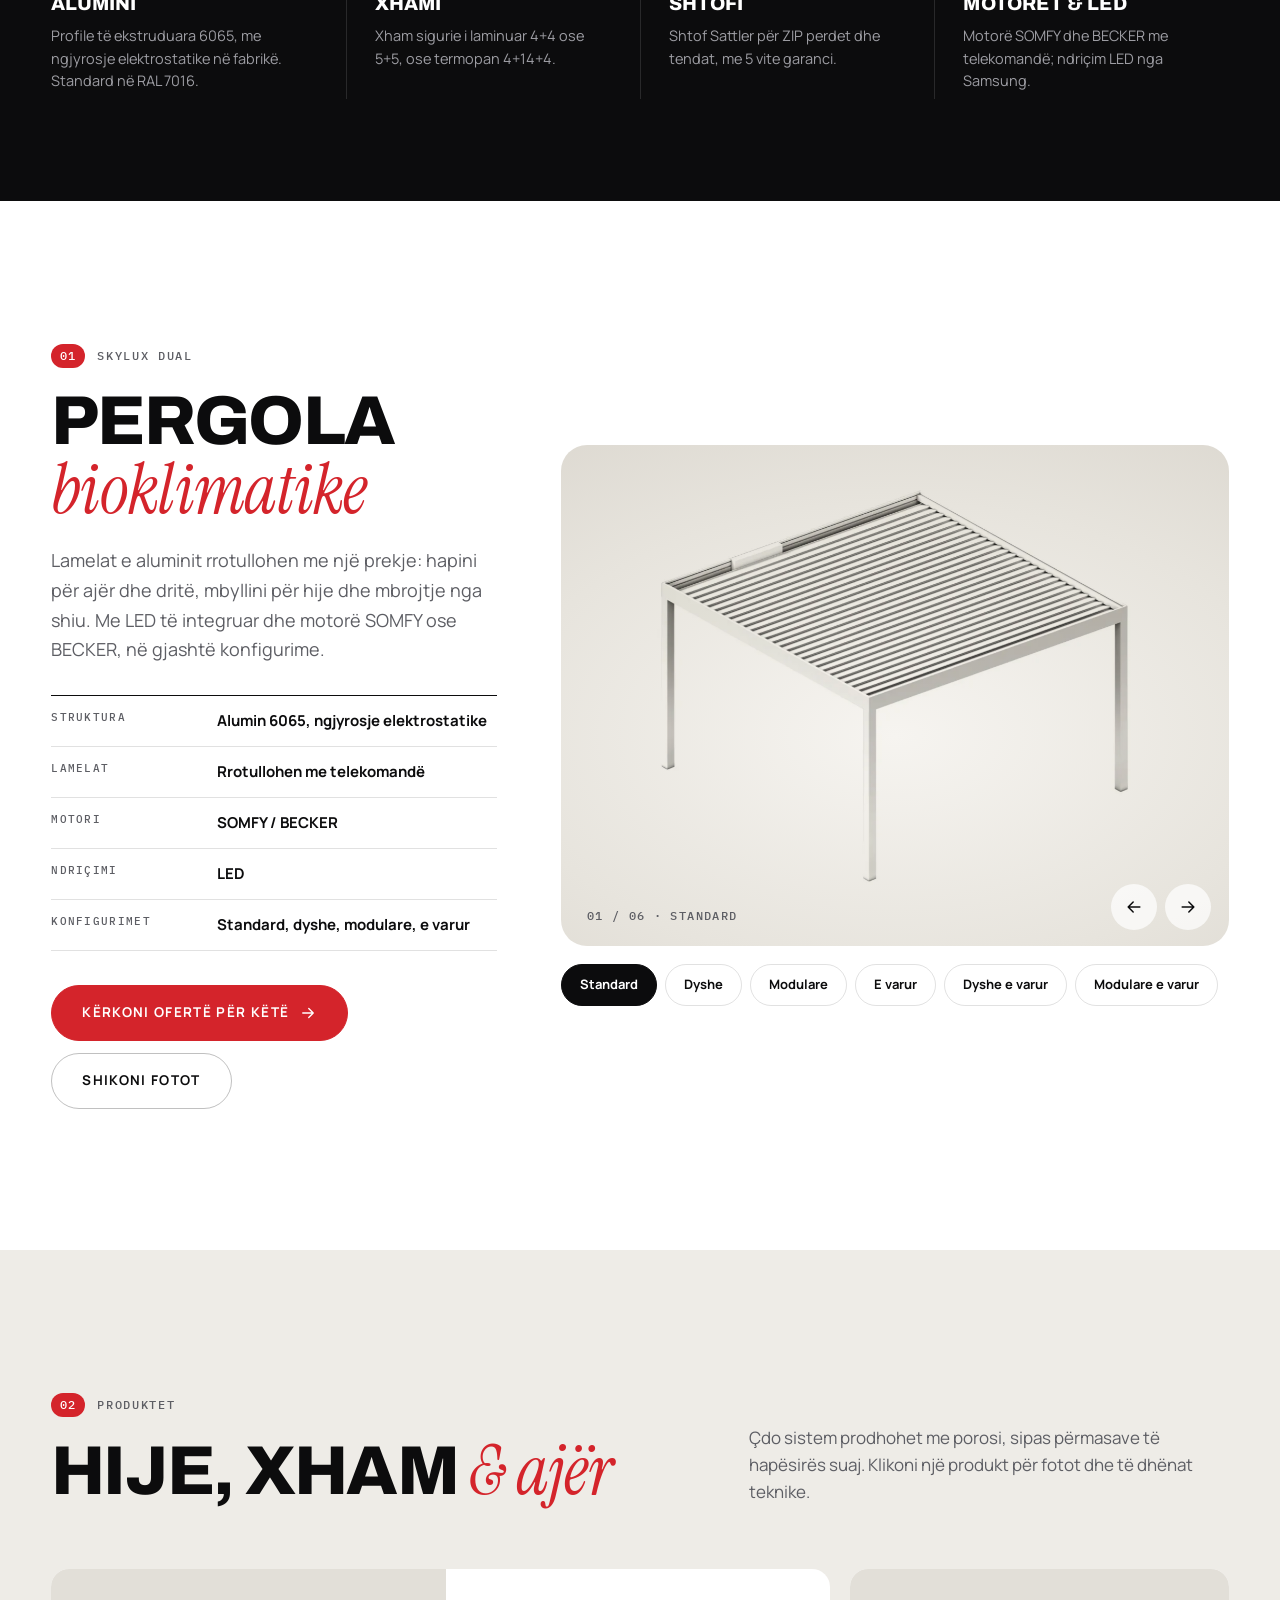
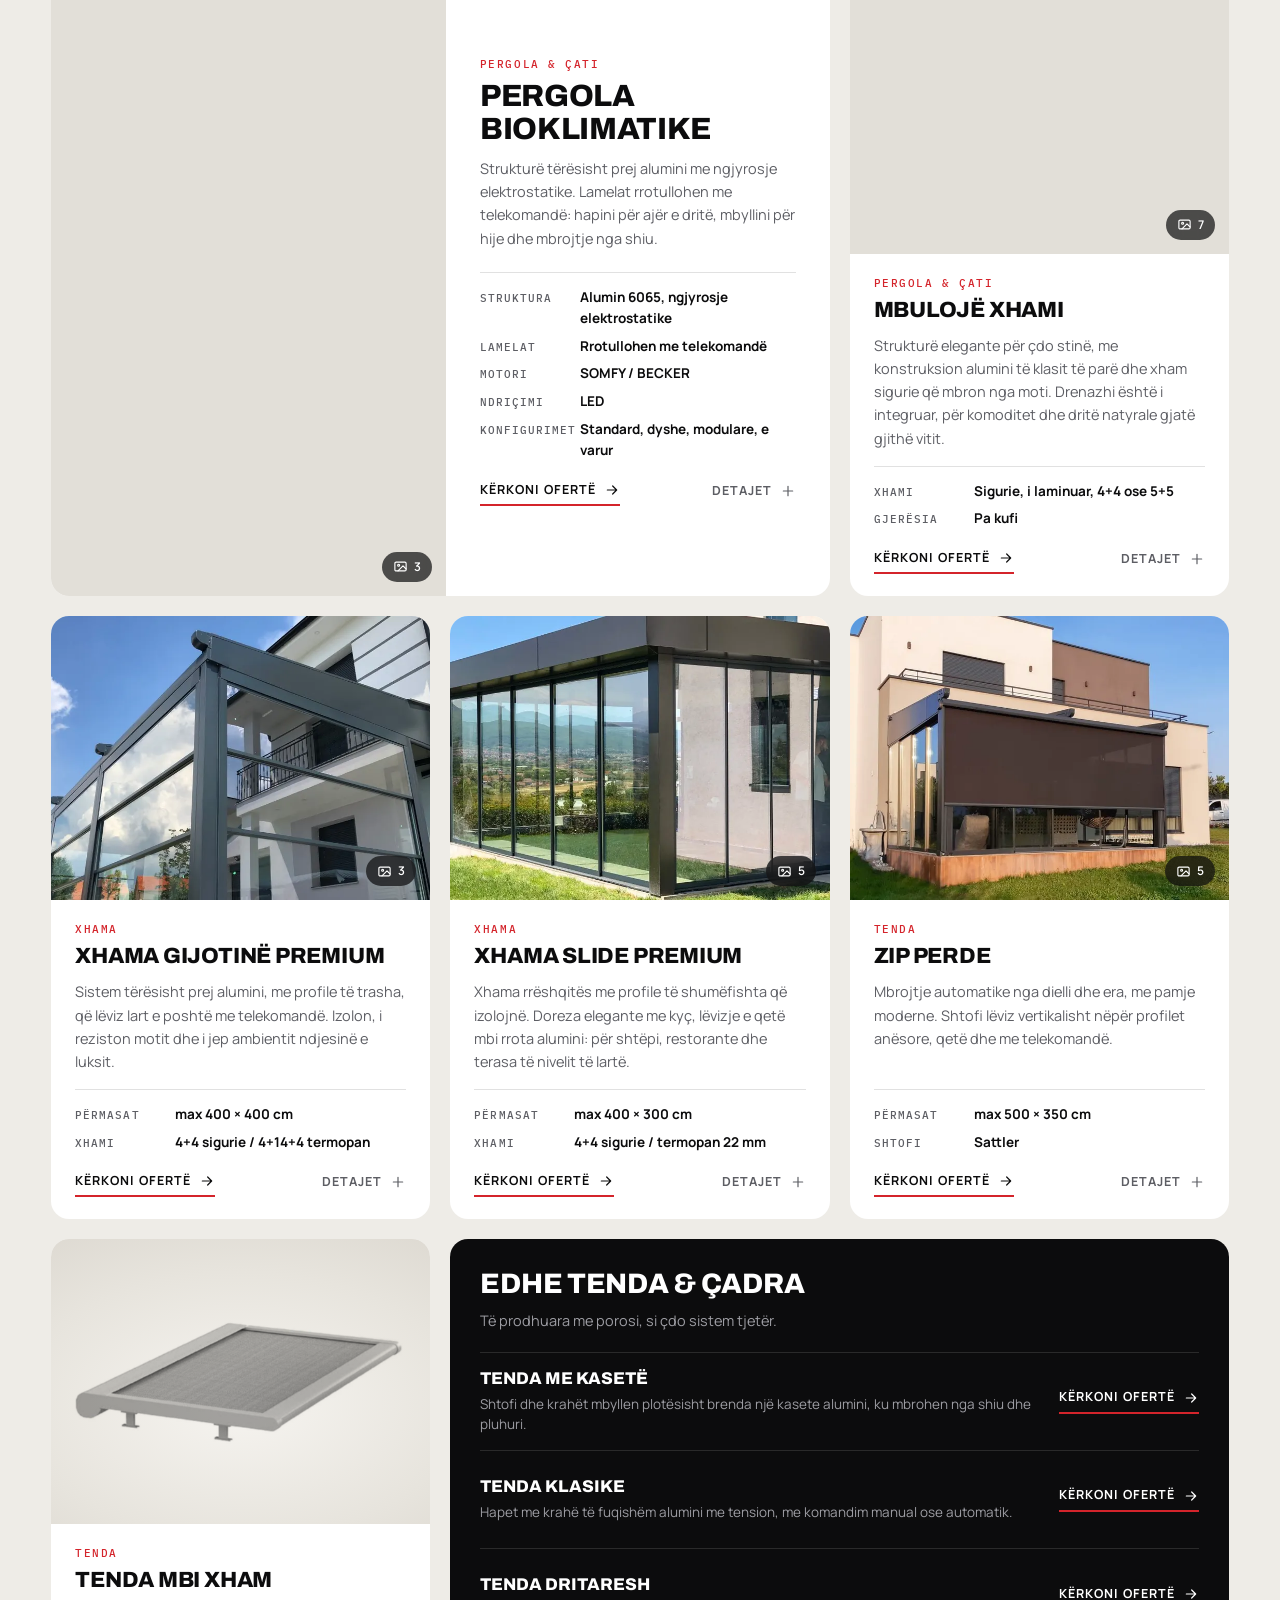
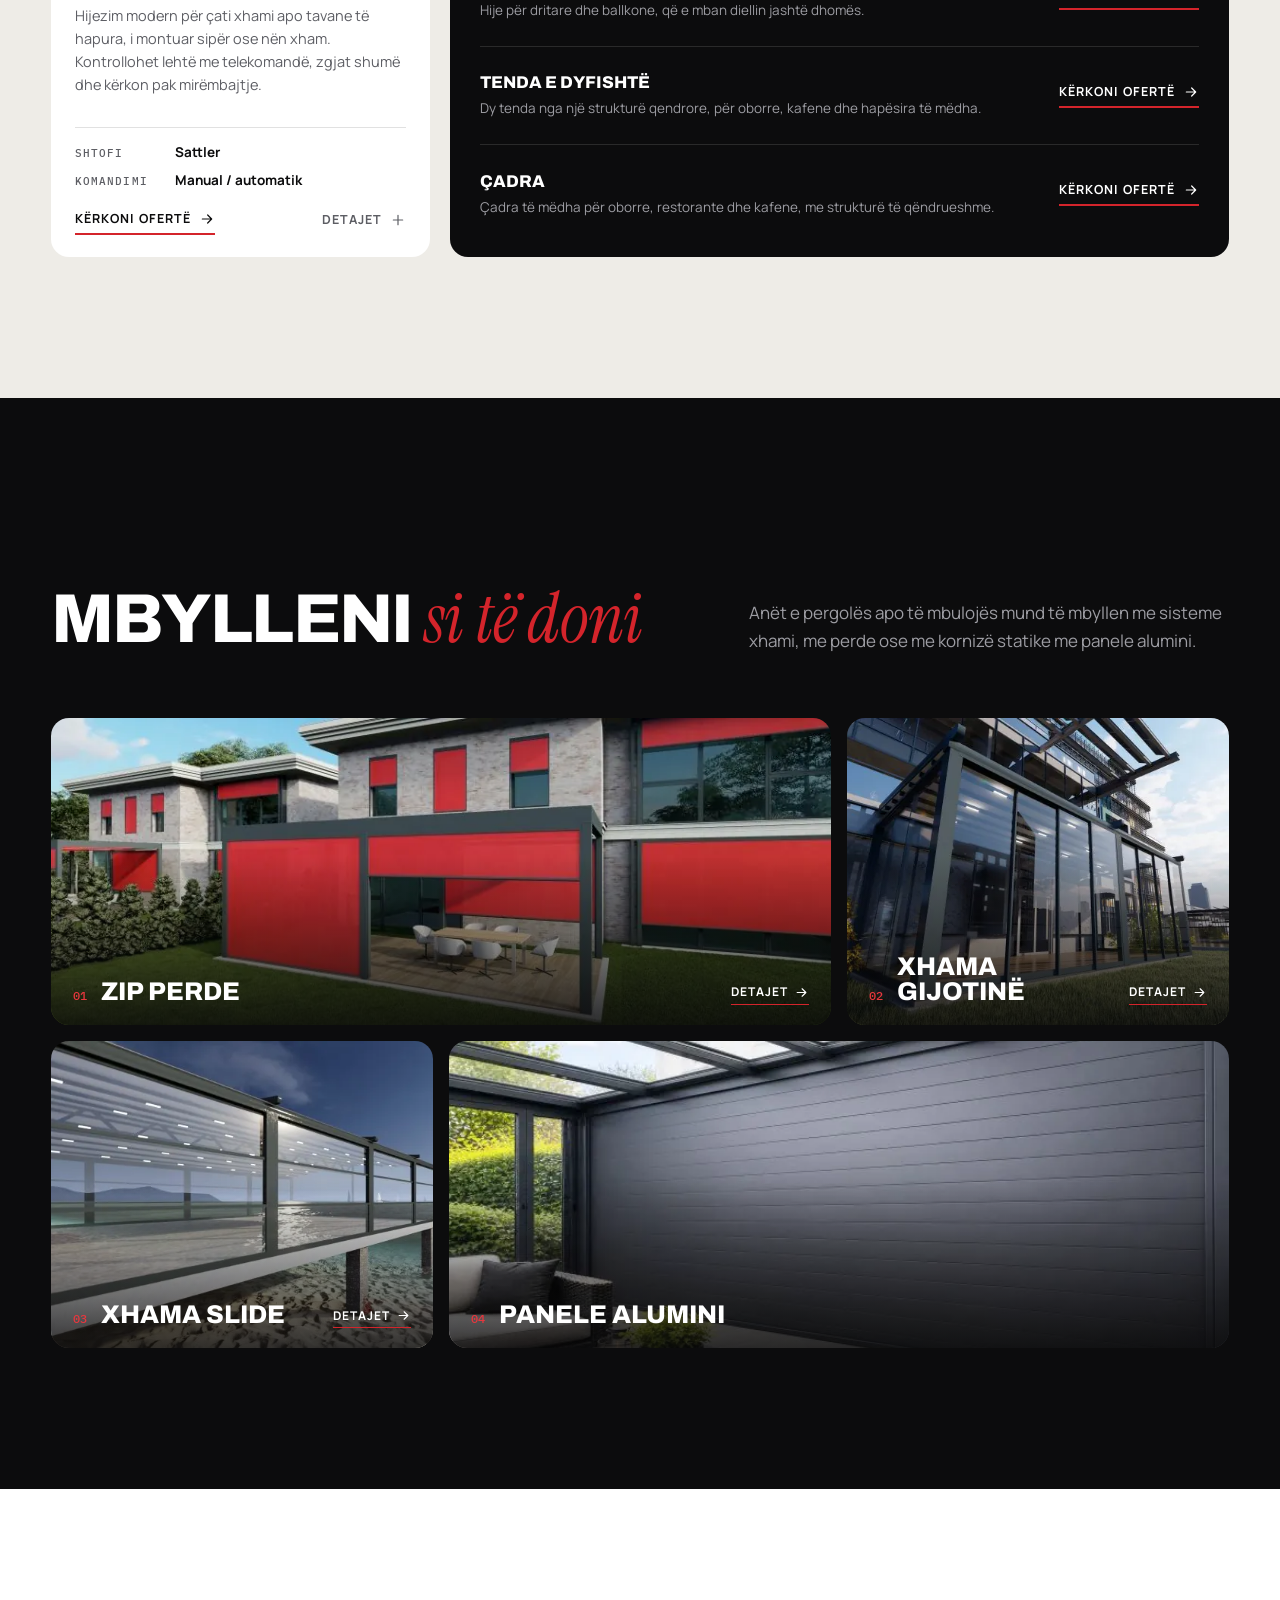
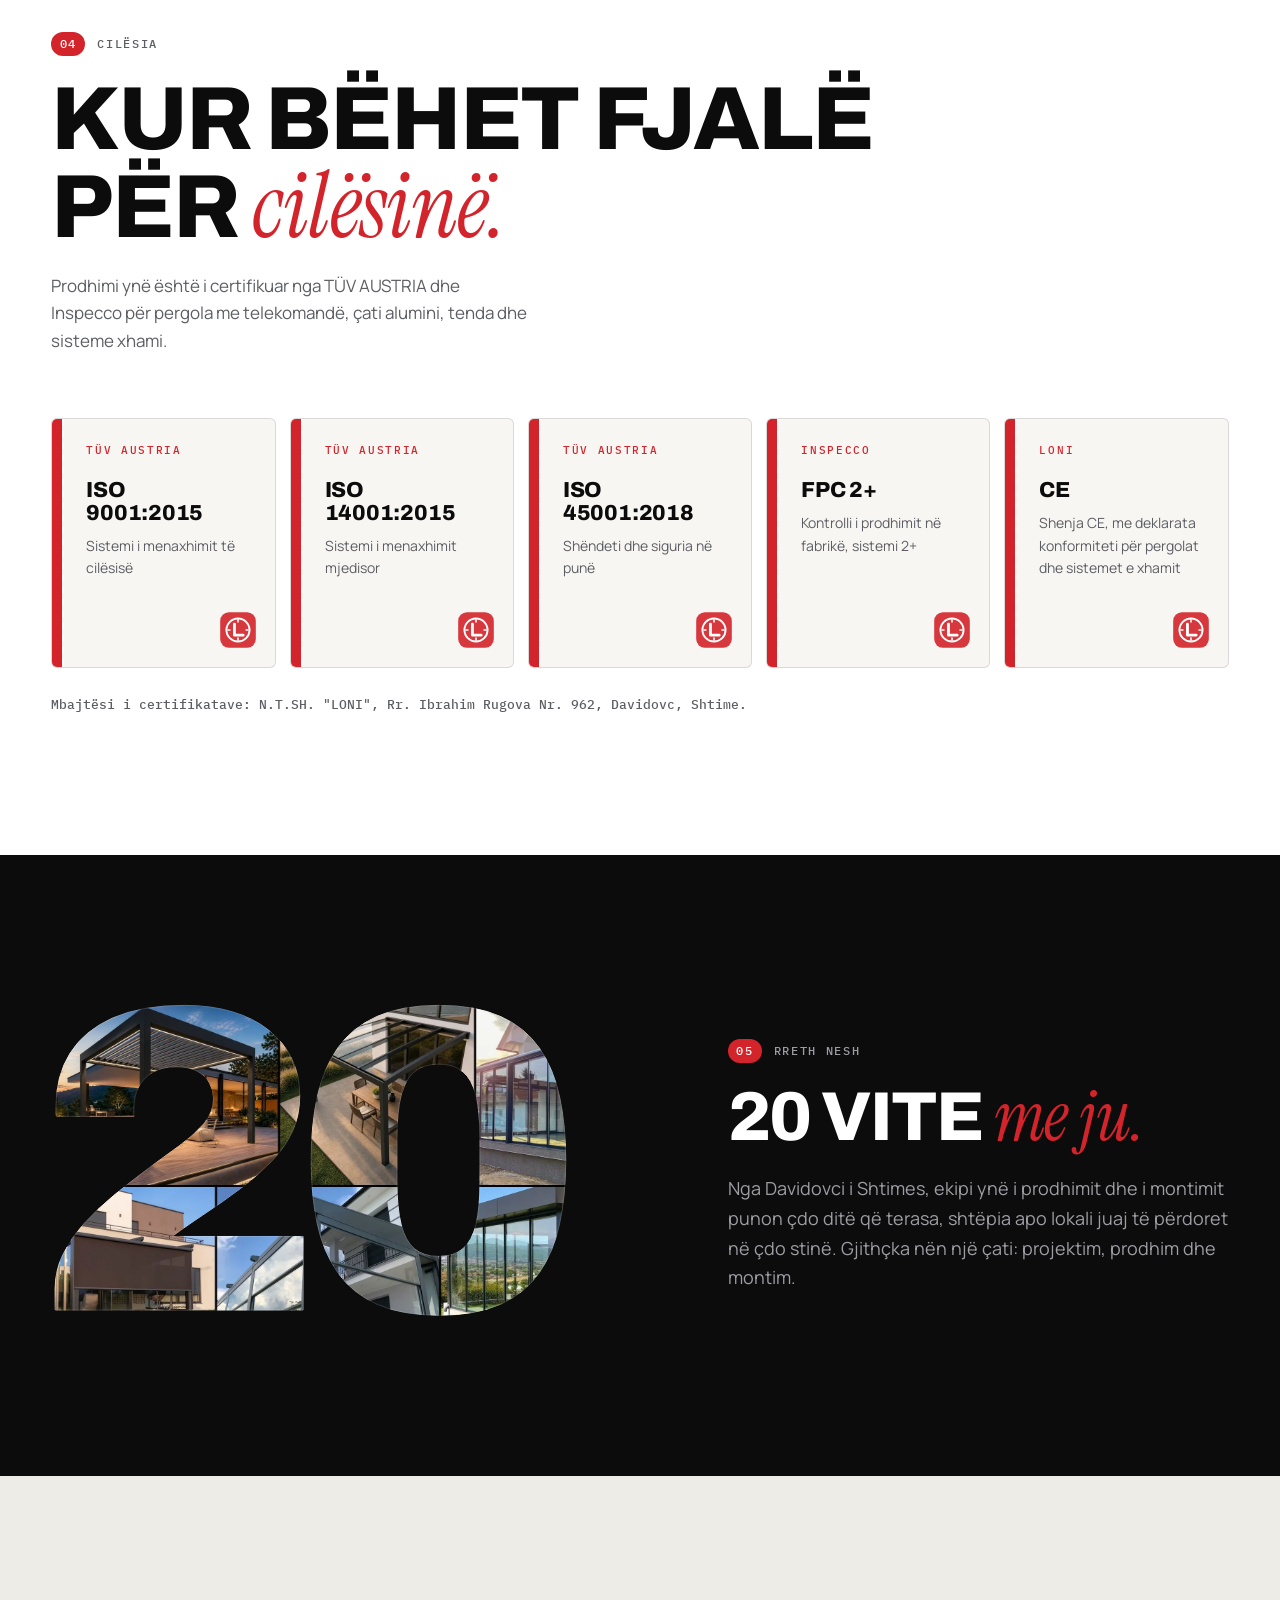
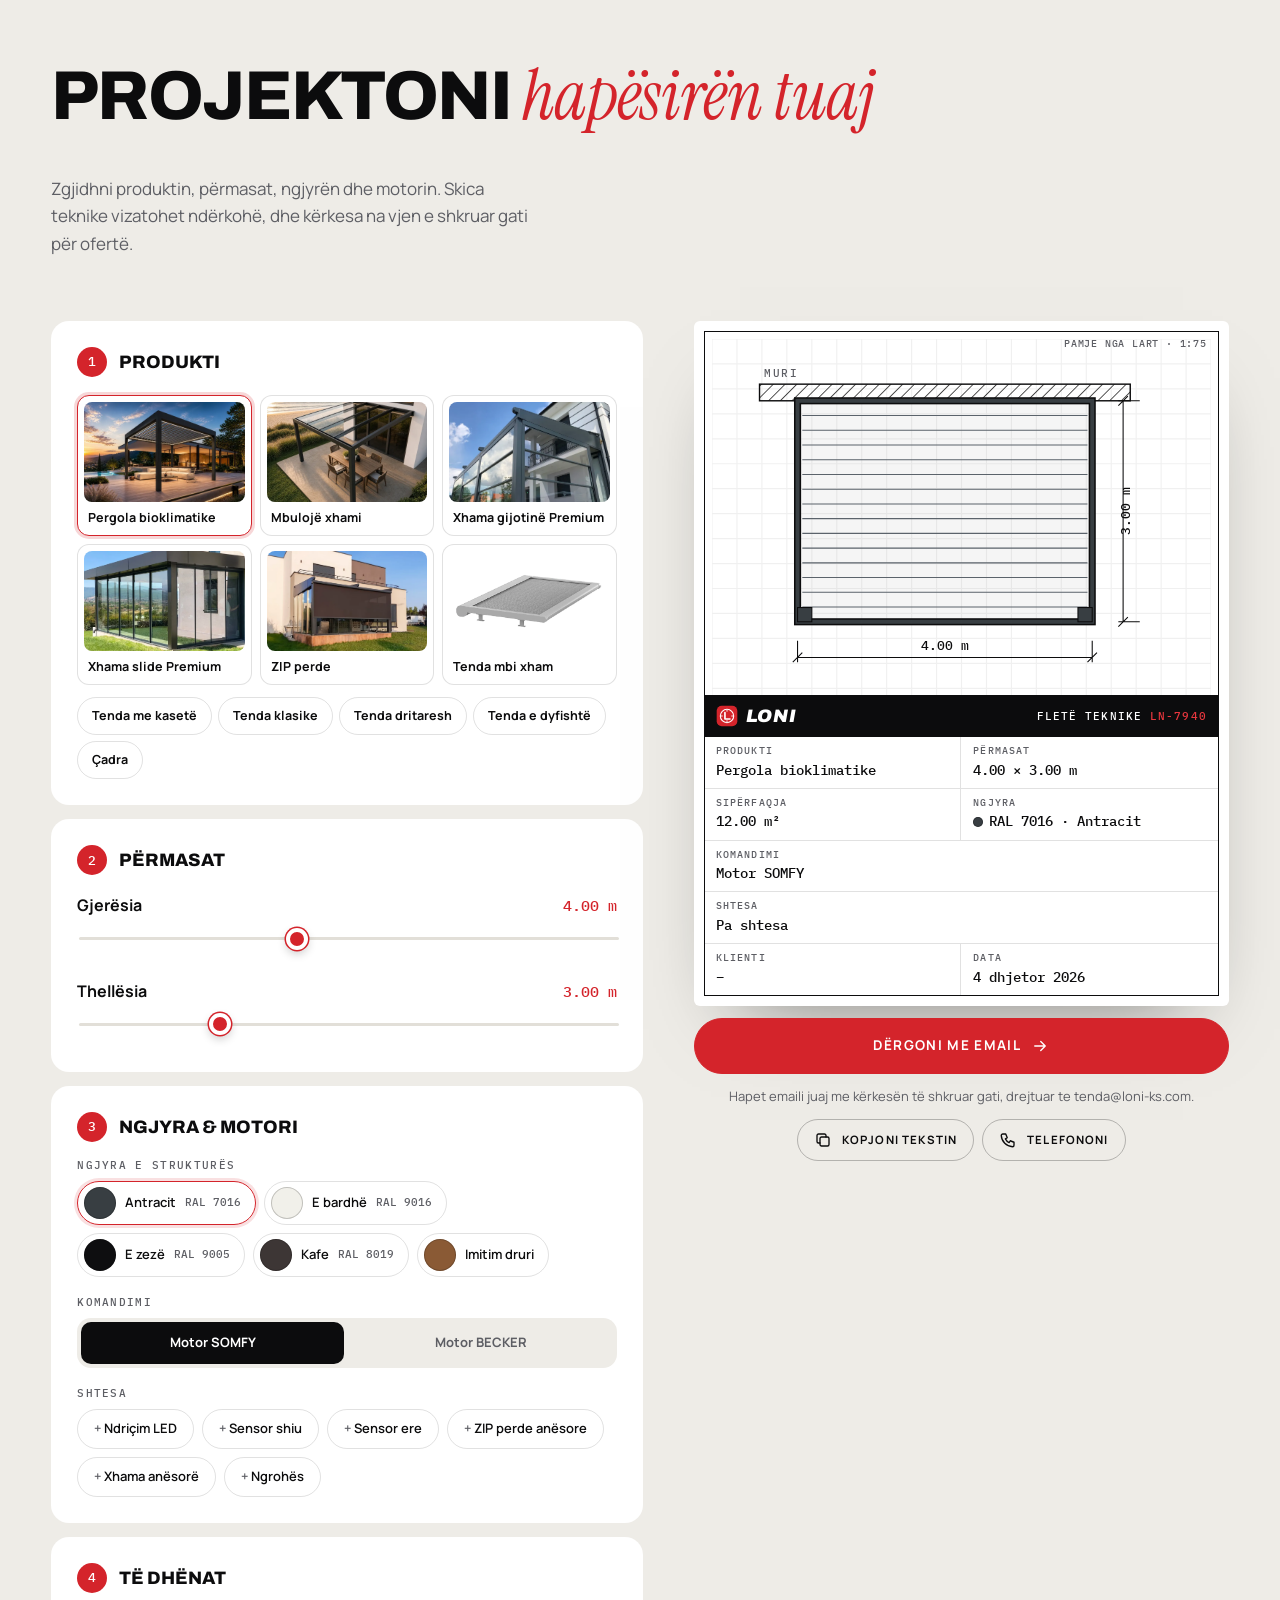
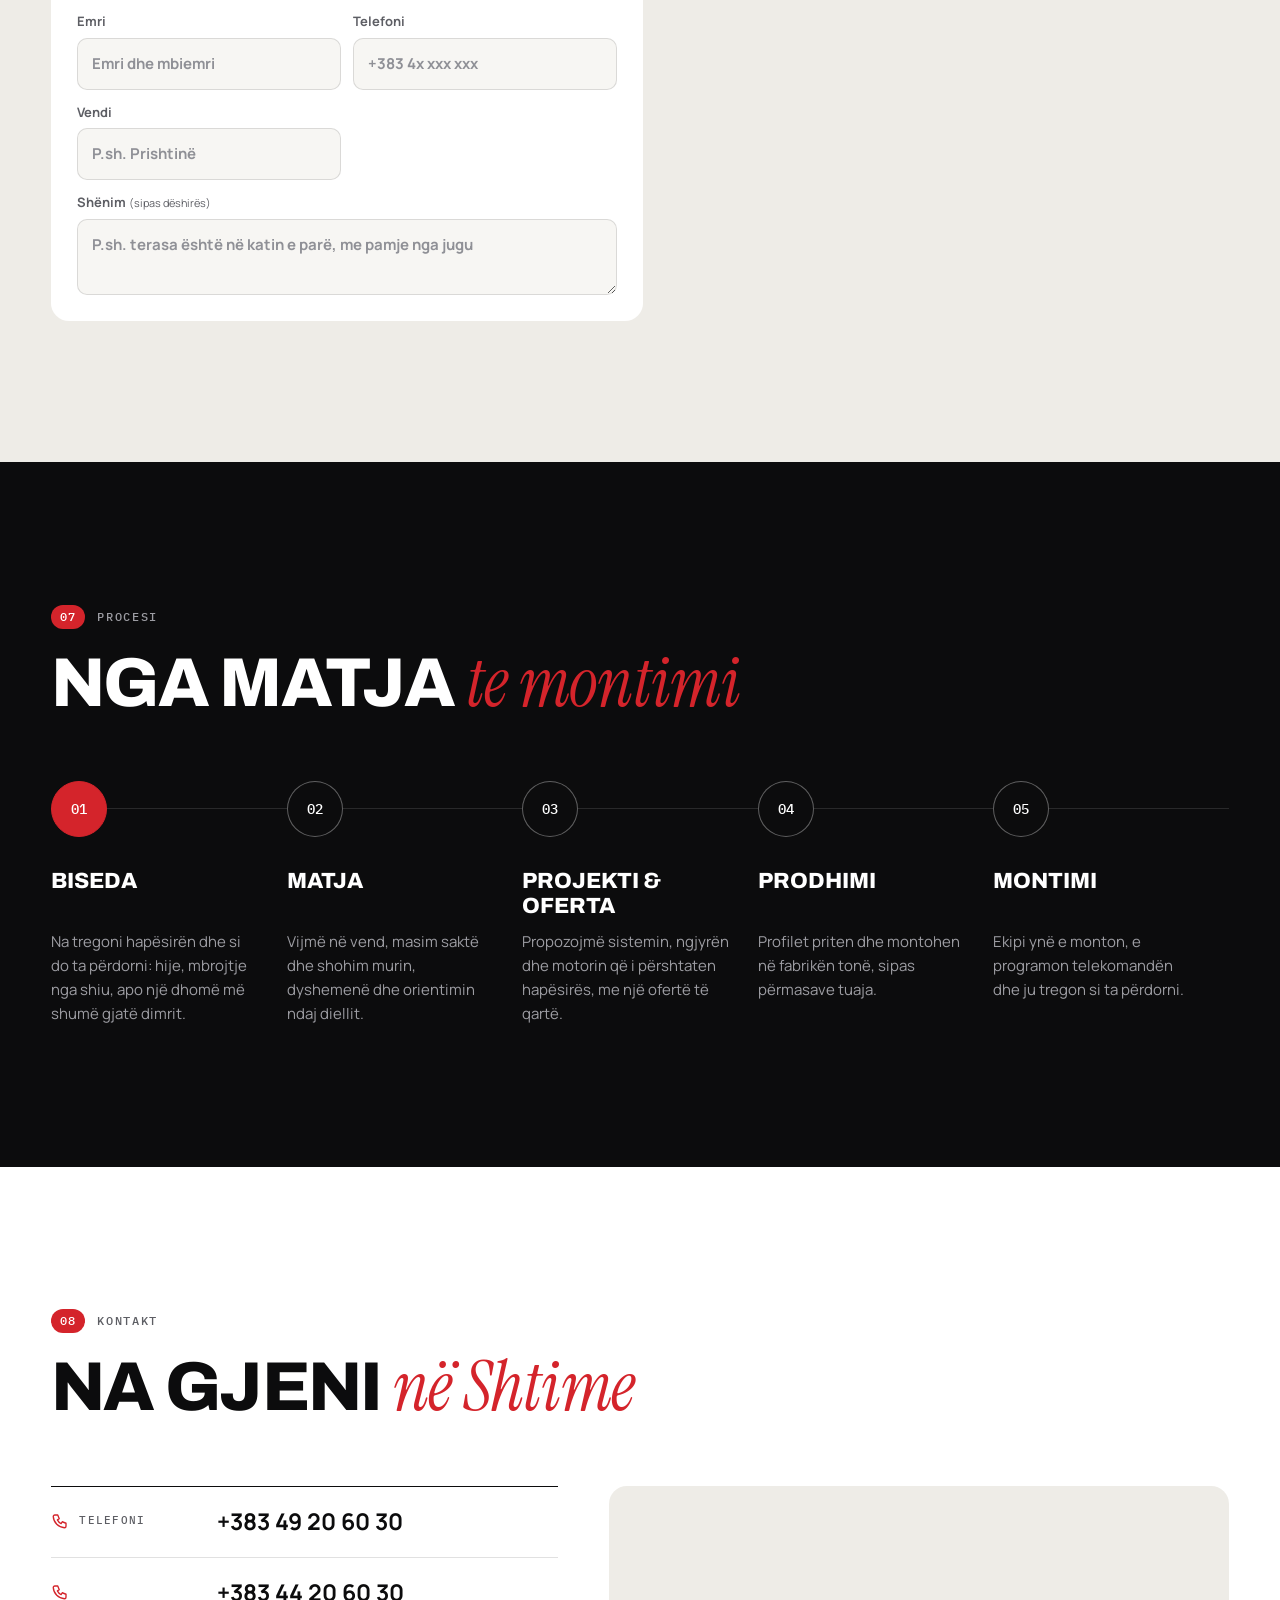
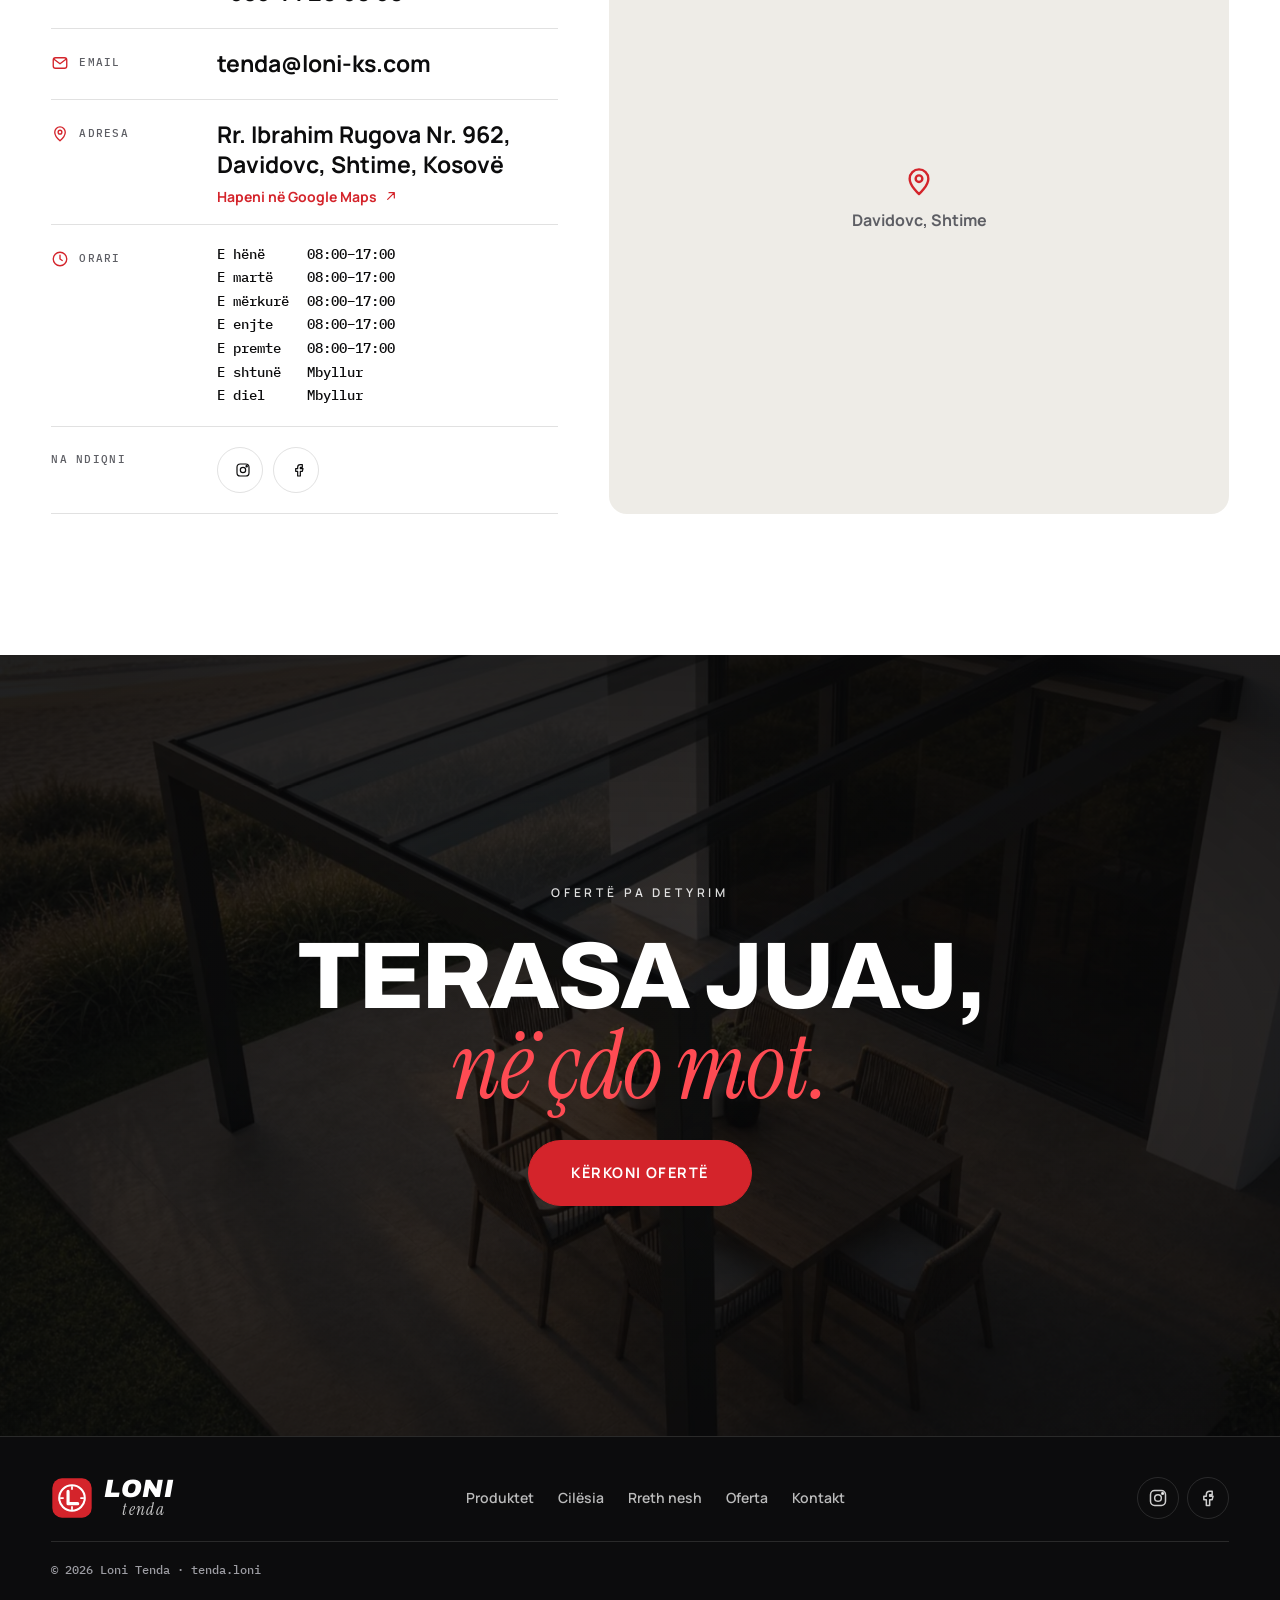
<file: tenda-kasete/index.html>
<!doctype html>
<html lang="sq">
<head>
  <meta charset="utf-8" />
  <meta name="viewport" content="width=device-width, initial-scale=1" />
  <title>Tenda me kasetë · Loni Tenda</title>
  <link rel="canonical" href="https://ariongj.github.io/LoniKS/" />
  <meta http-equiv="refresh" content="0; url=../#p-kaseta" />
  <script>location.replace("../#p-kaseta");</script>
</head>
<body>
  <p>Kjo faqe është zhvendosur: <a href="../#p-kaseta">Tenda me kasetë · Loni Tenda</a></p>
</body>
</html>
</file>
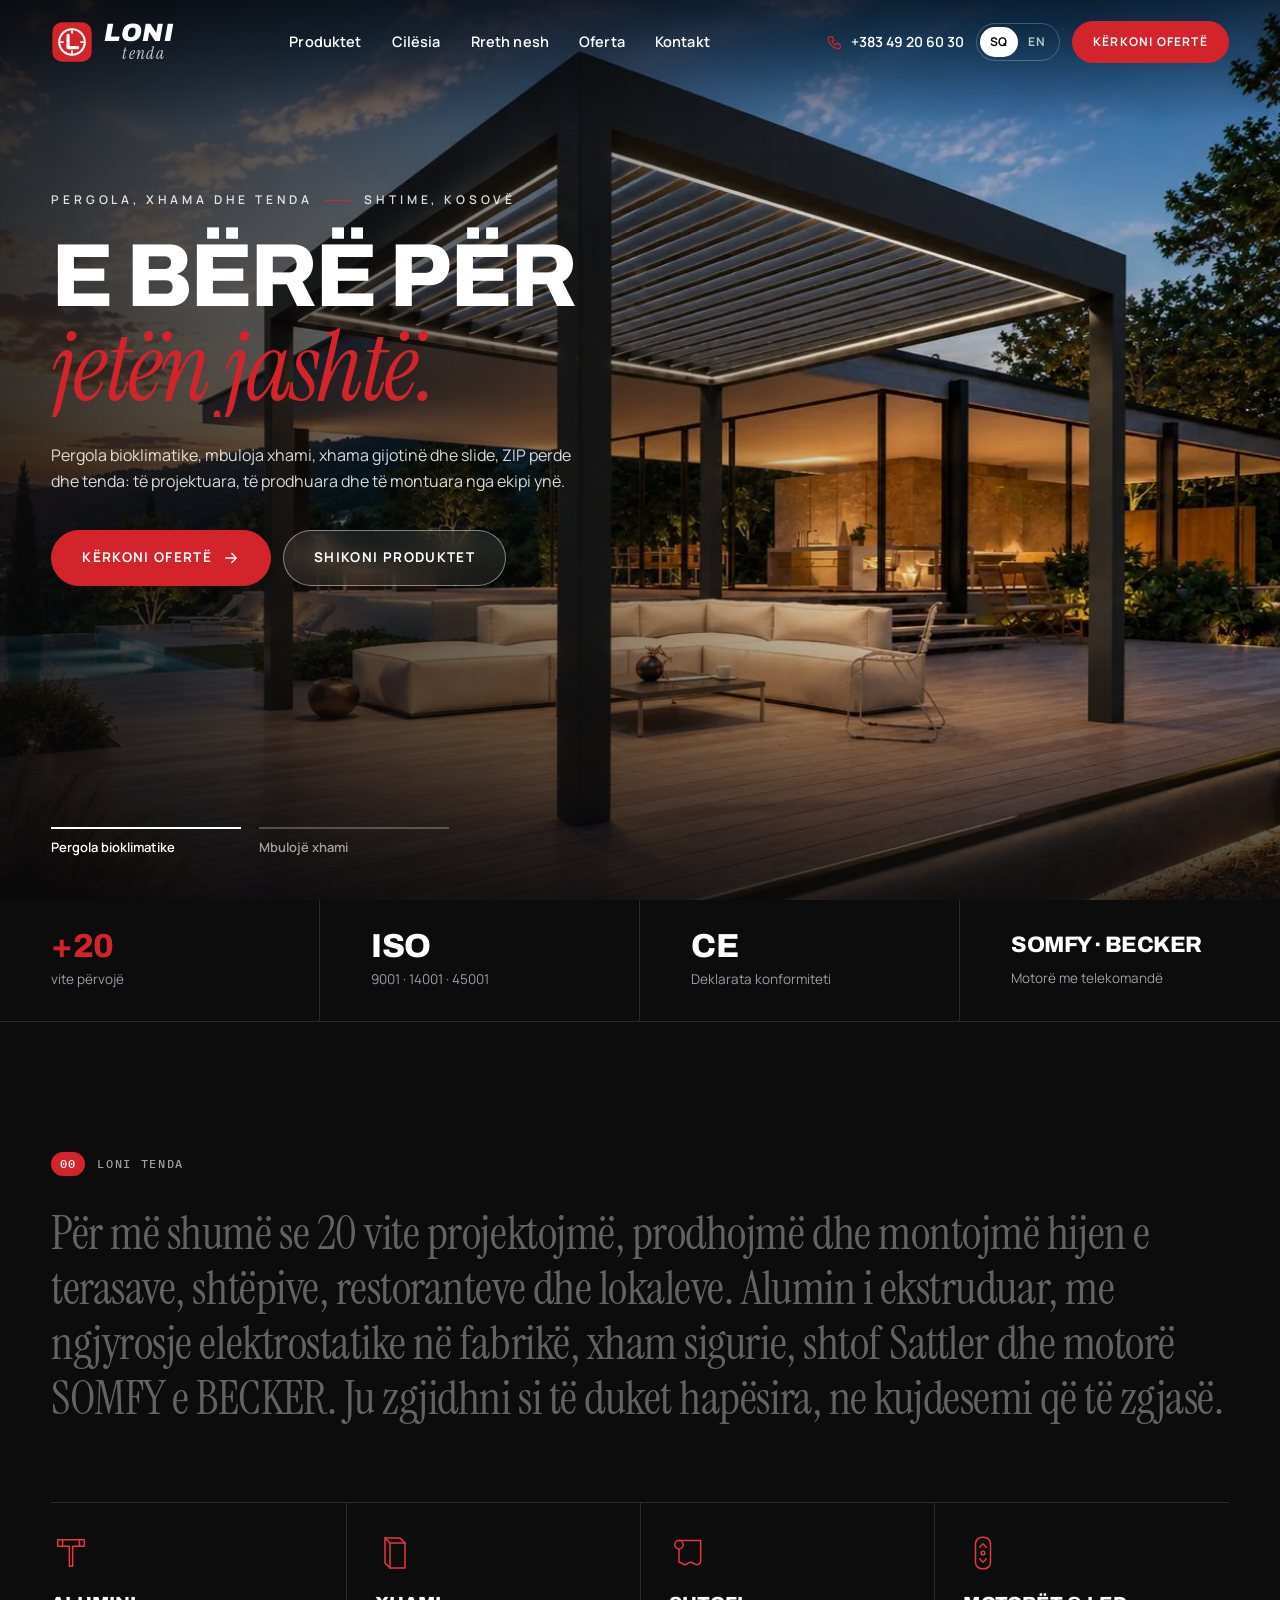
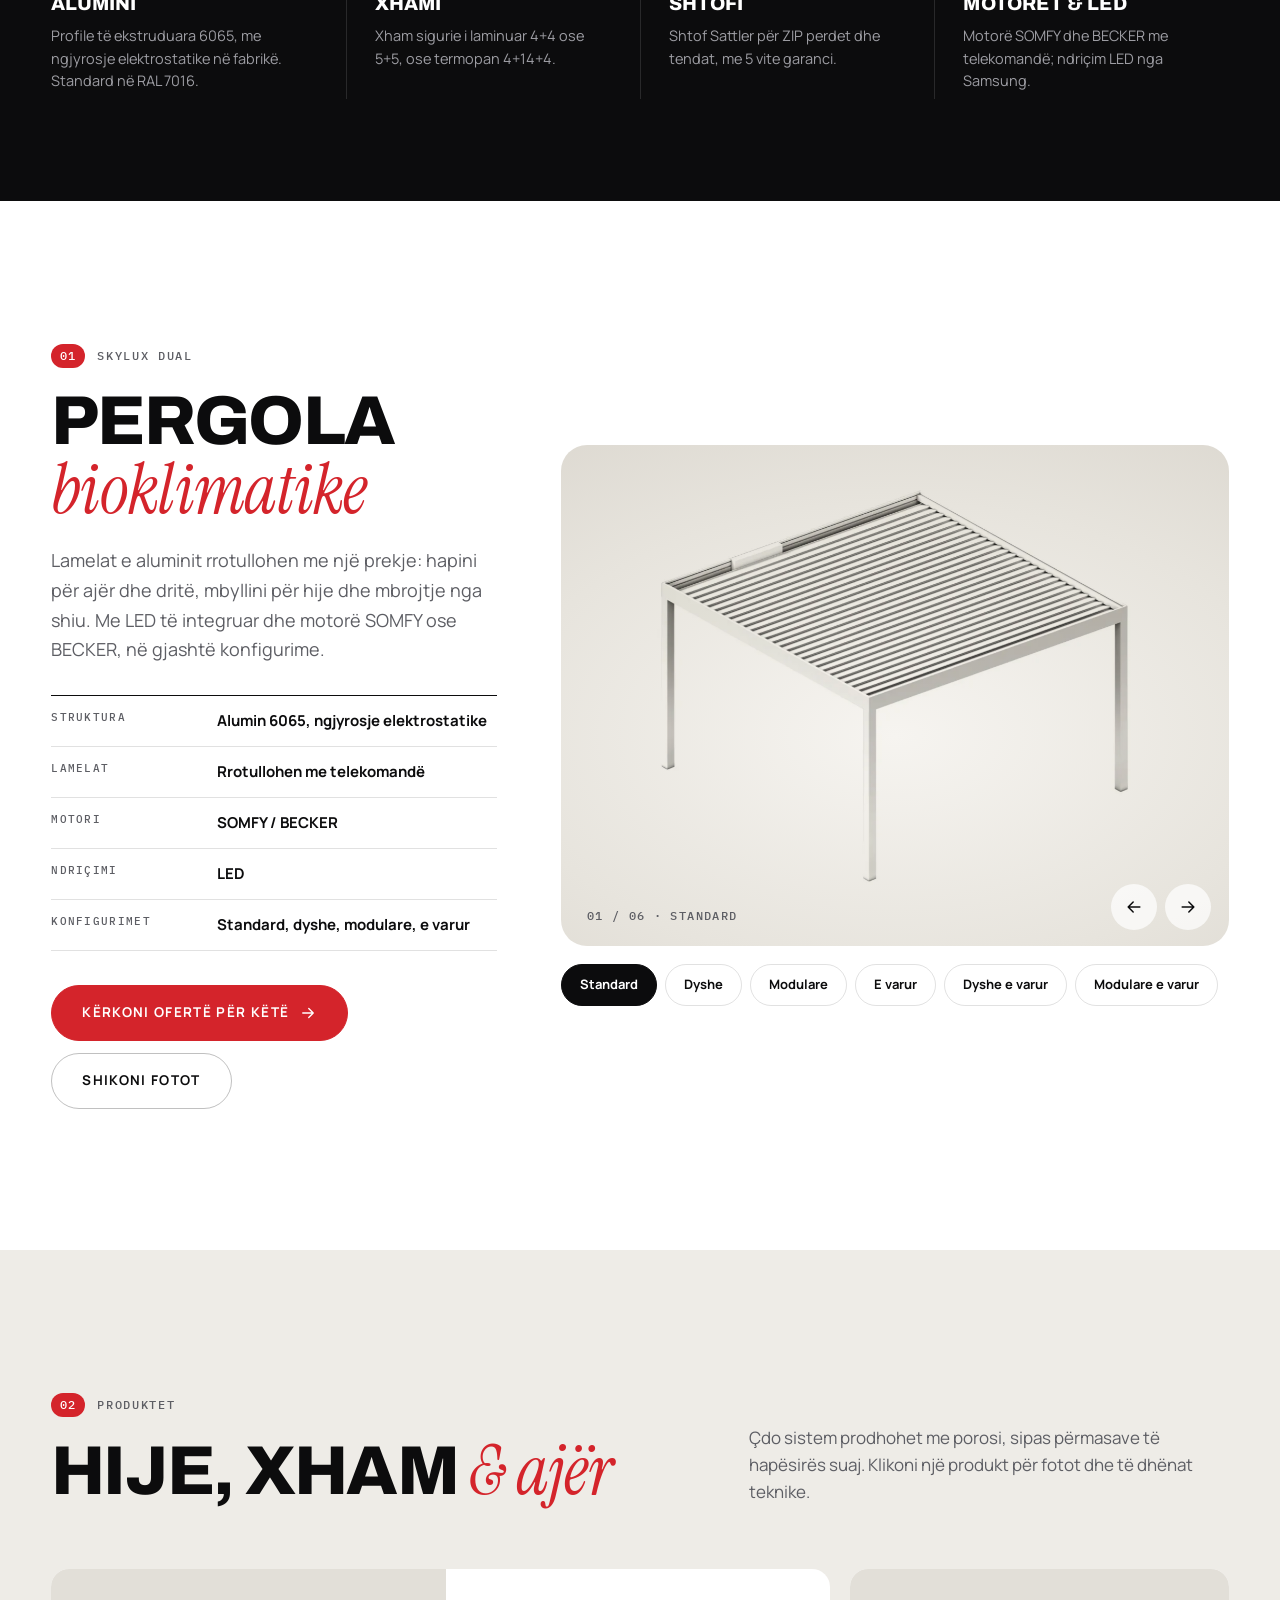
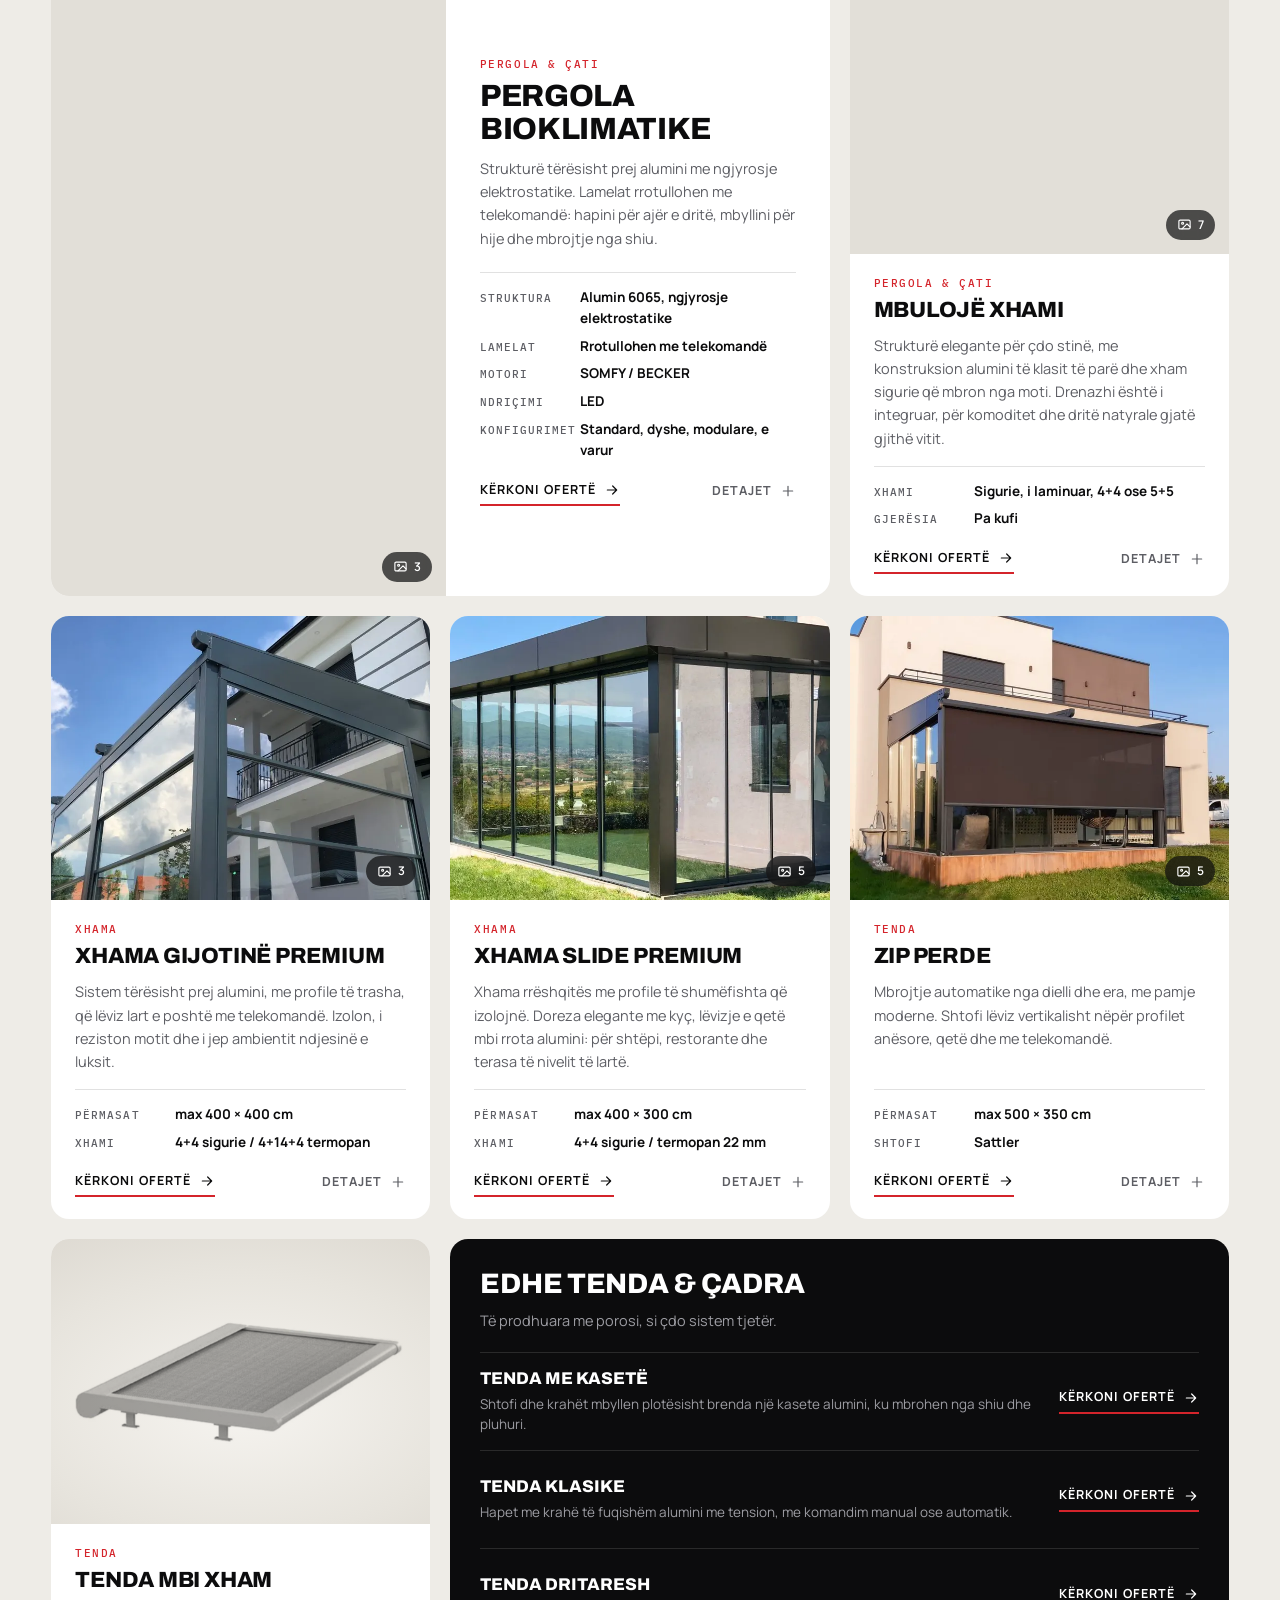
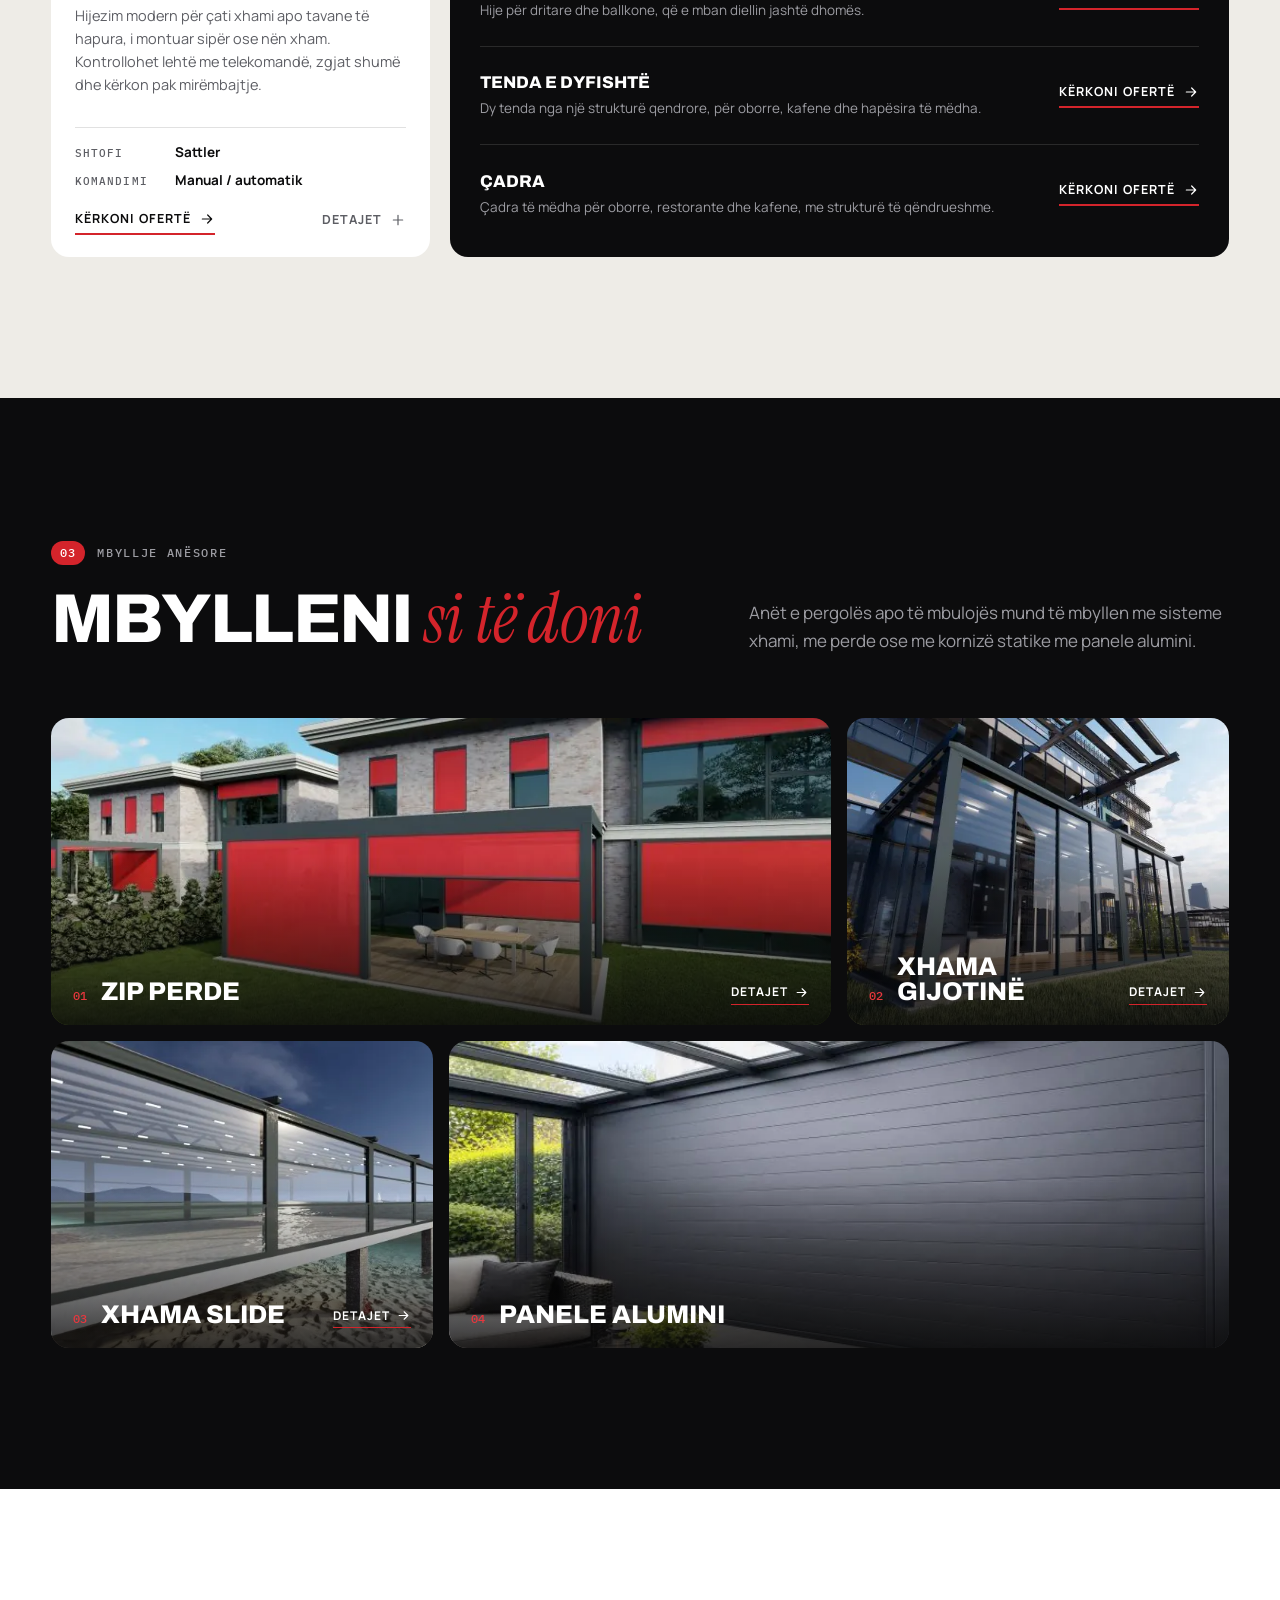
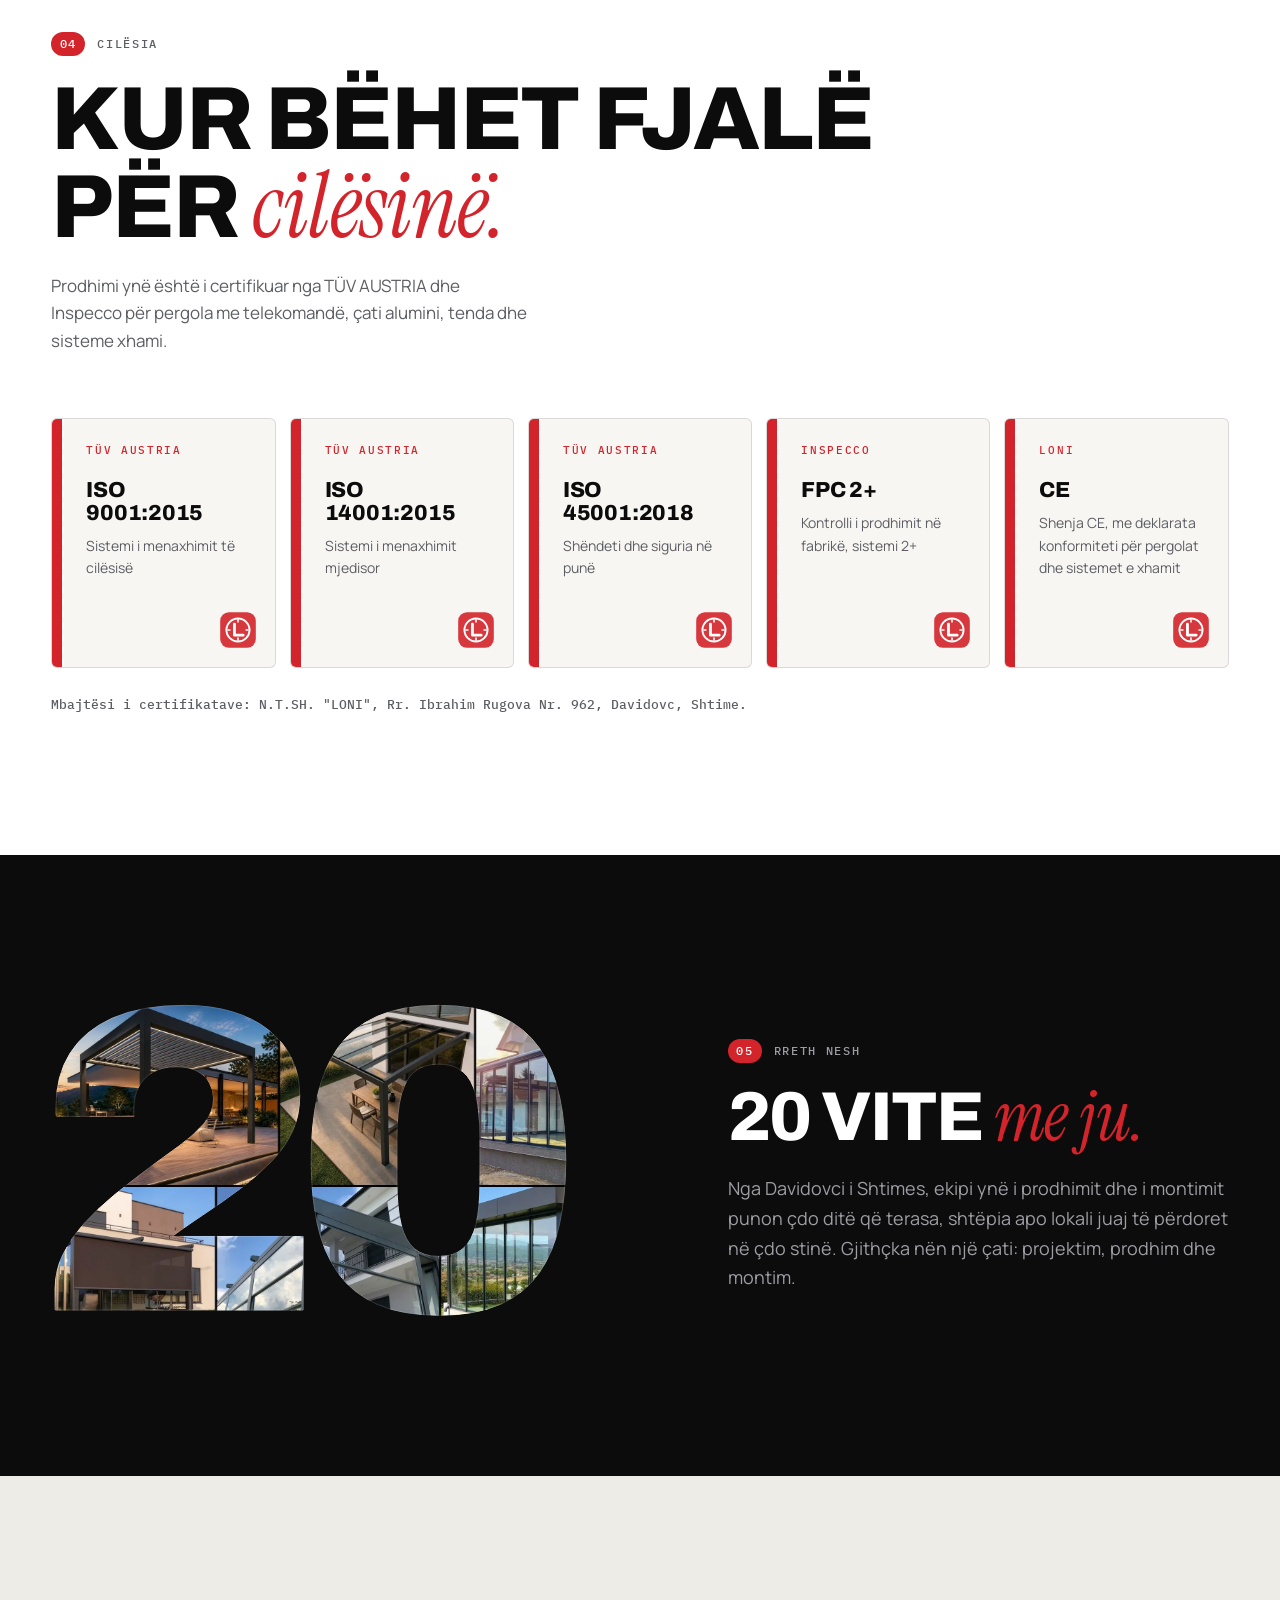
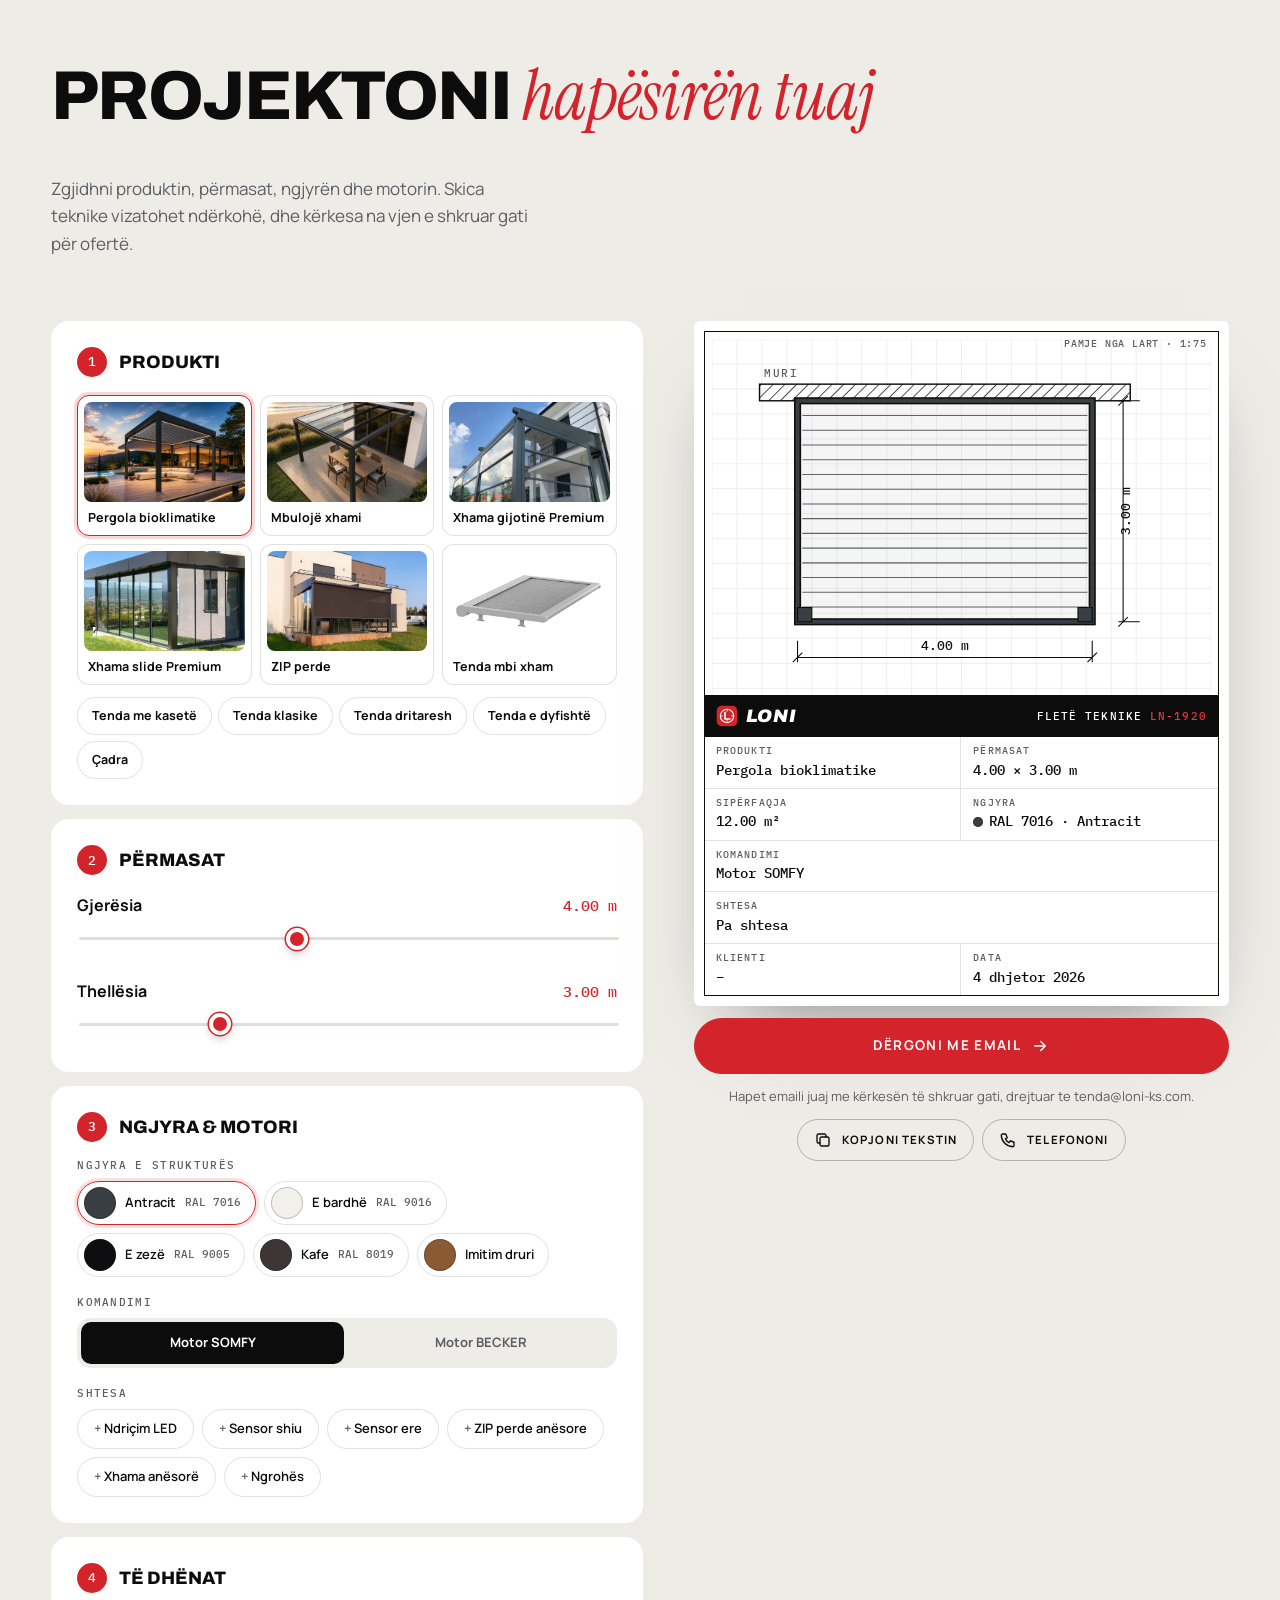
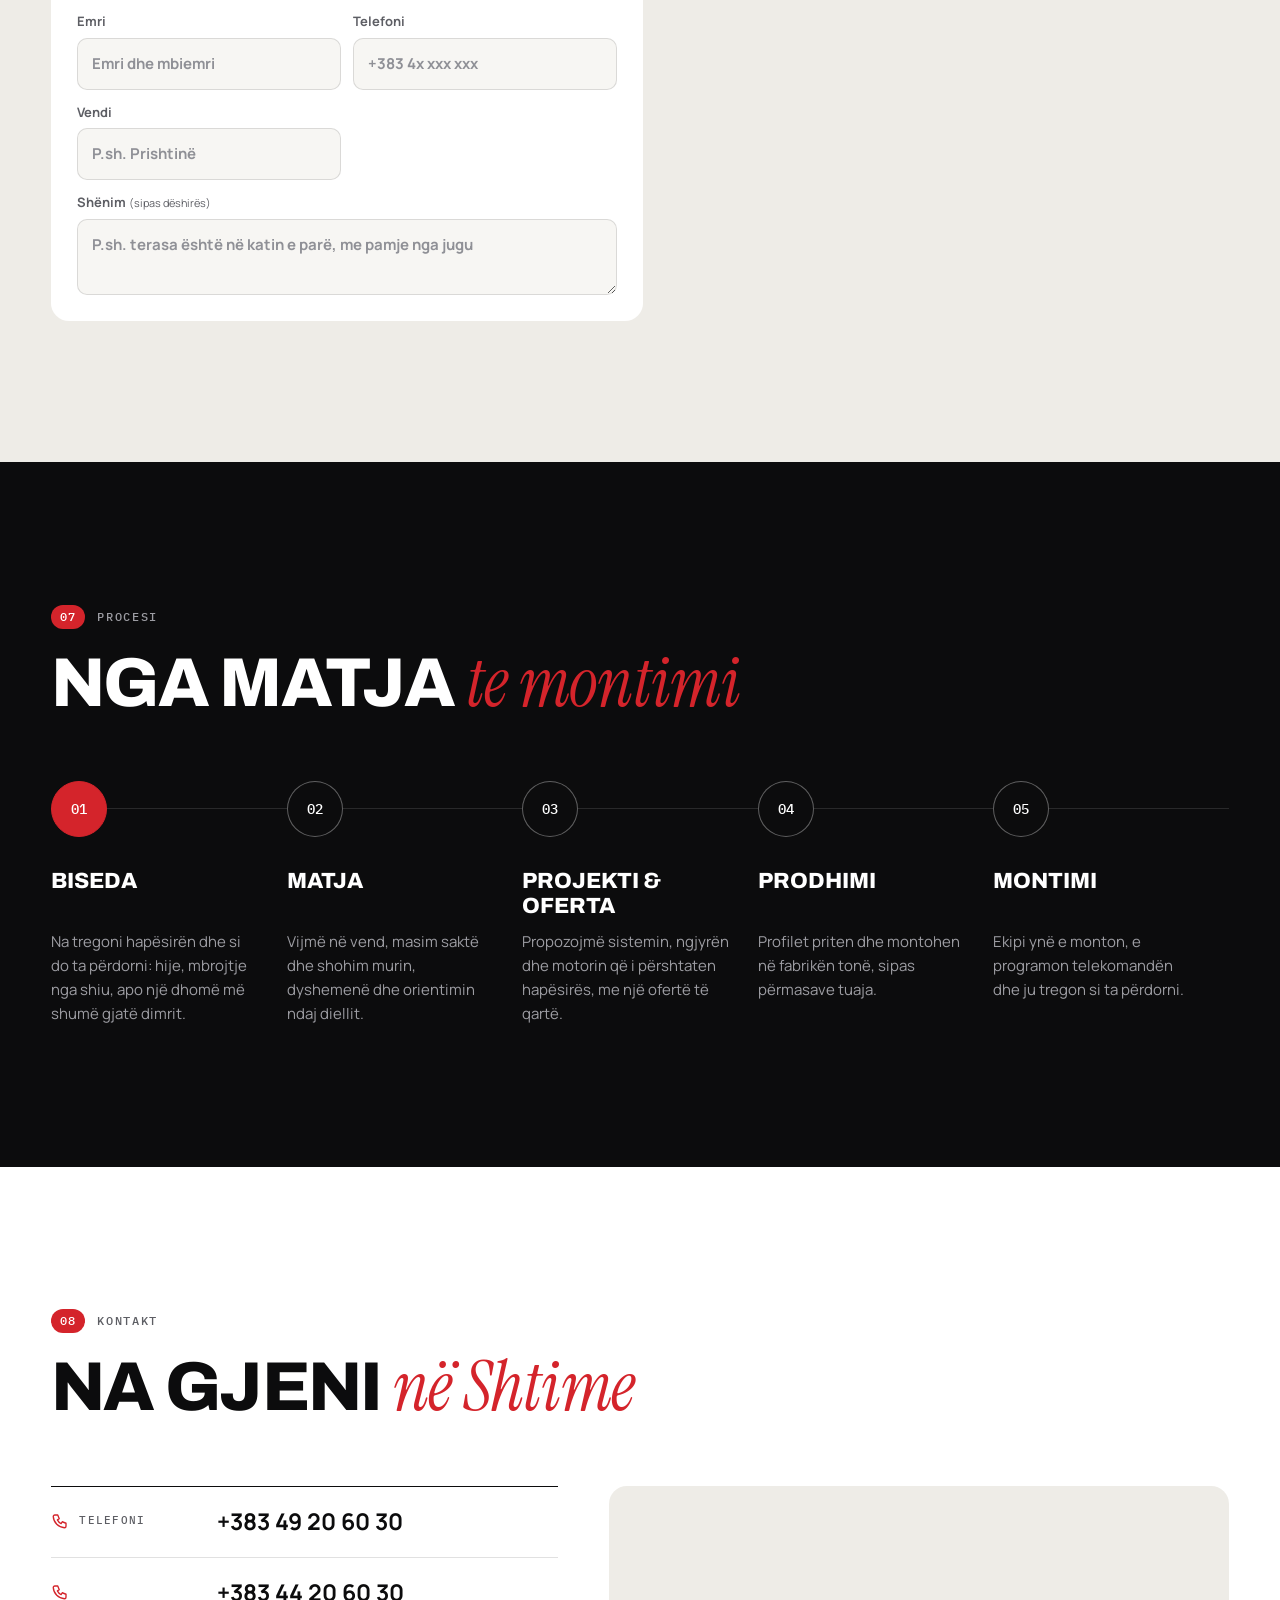
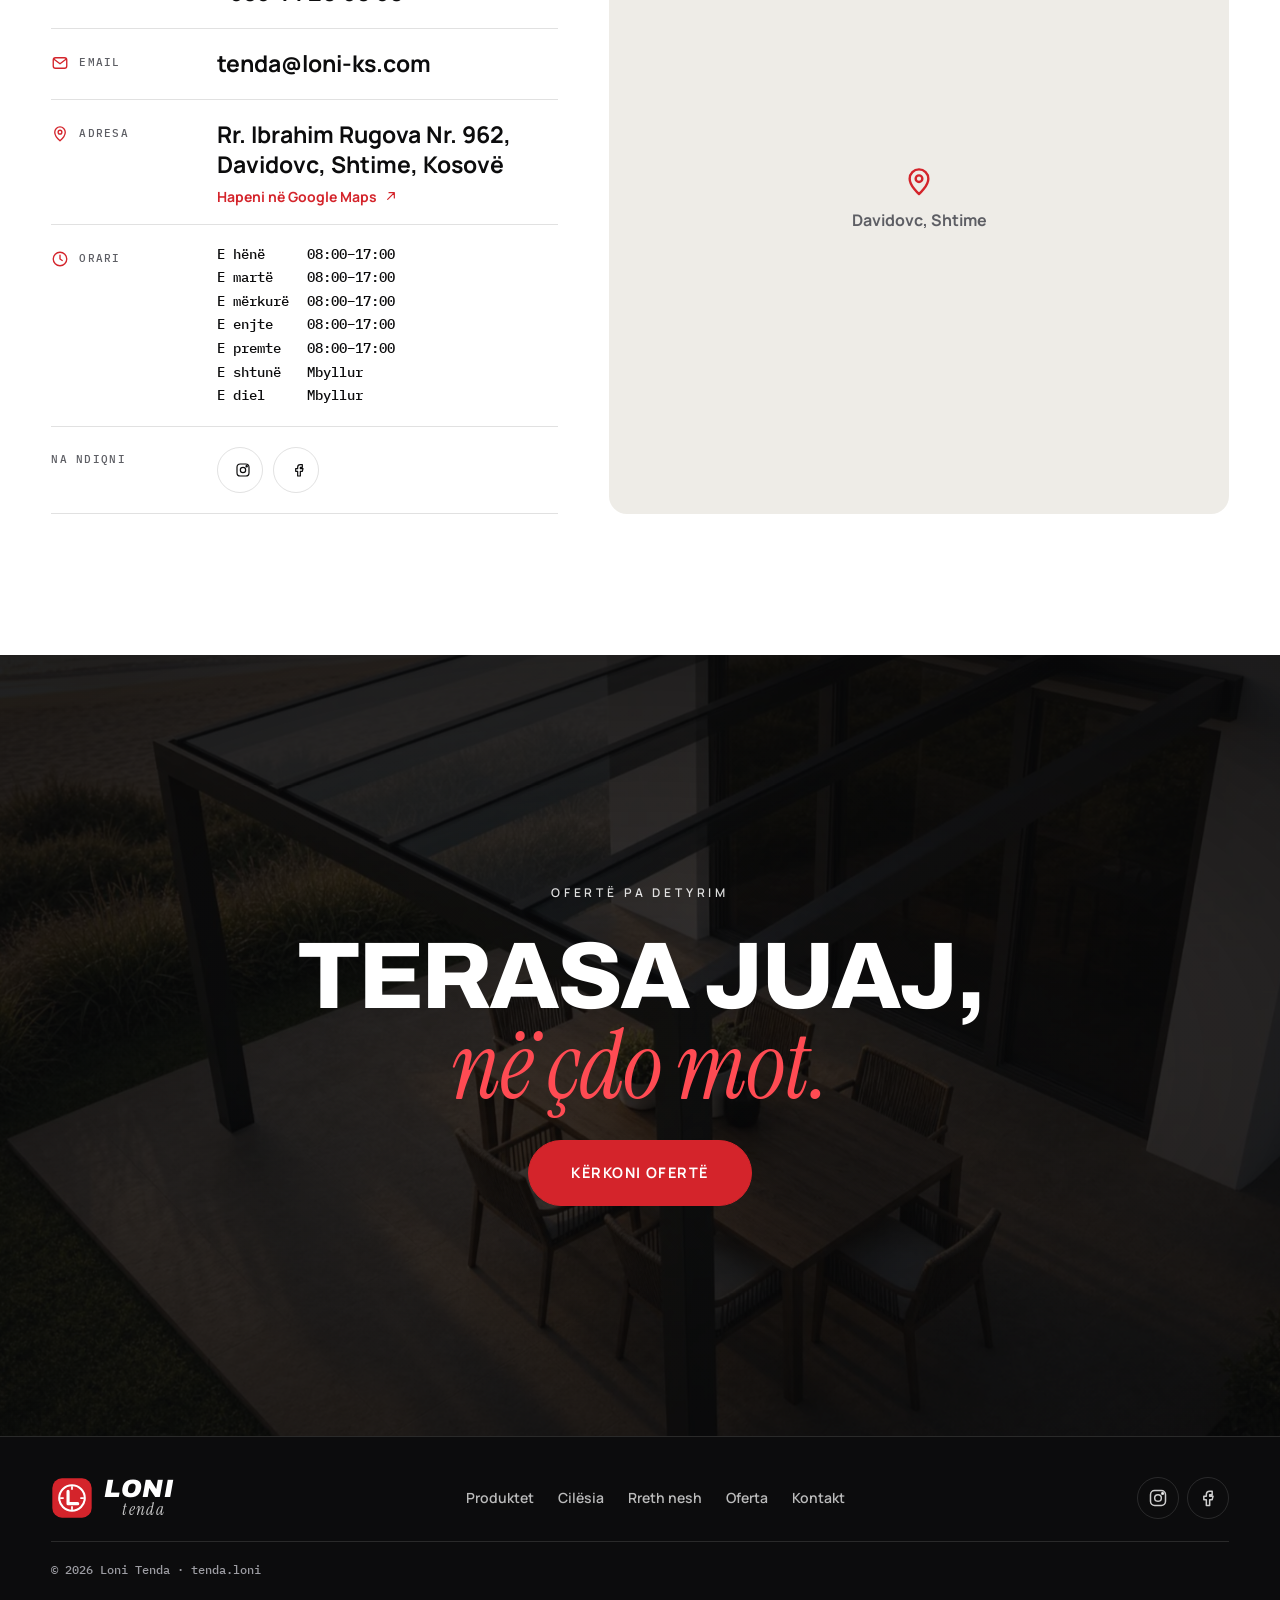
<file: tenda-klasike/index.html>
<!doctype html>
<html lang="sq">
<head>
  <meta charset="utf-8" />
  <meta name="viewport" content="width=device-width, initial-scale=1" />
  <title>Tenda klasike · Loni Tenda</title>
  <link rel="canonical" href="https://ariongj.github.io/LoniKS/" />
  <meta http-equiv="refresh" content="0; url=../#p-klasike" />
  <script>location.replace("../#p-klasike");</script>
</head>
<body>
  <p>Kjo faqe është zhvendosur: <a href="../#p-klasike">Tenda klasike · Loni Tenda</a></p>
</body>
</html>
</file>
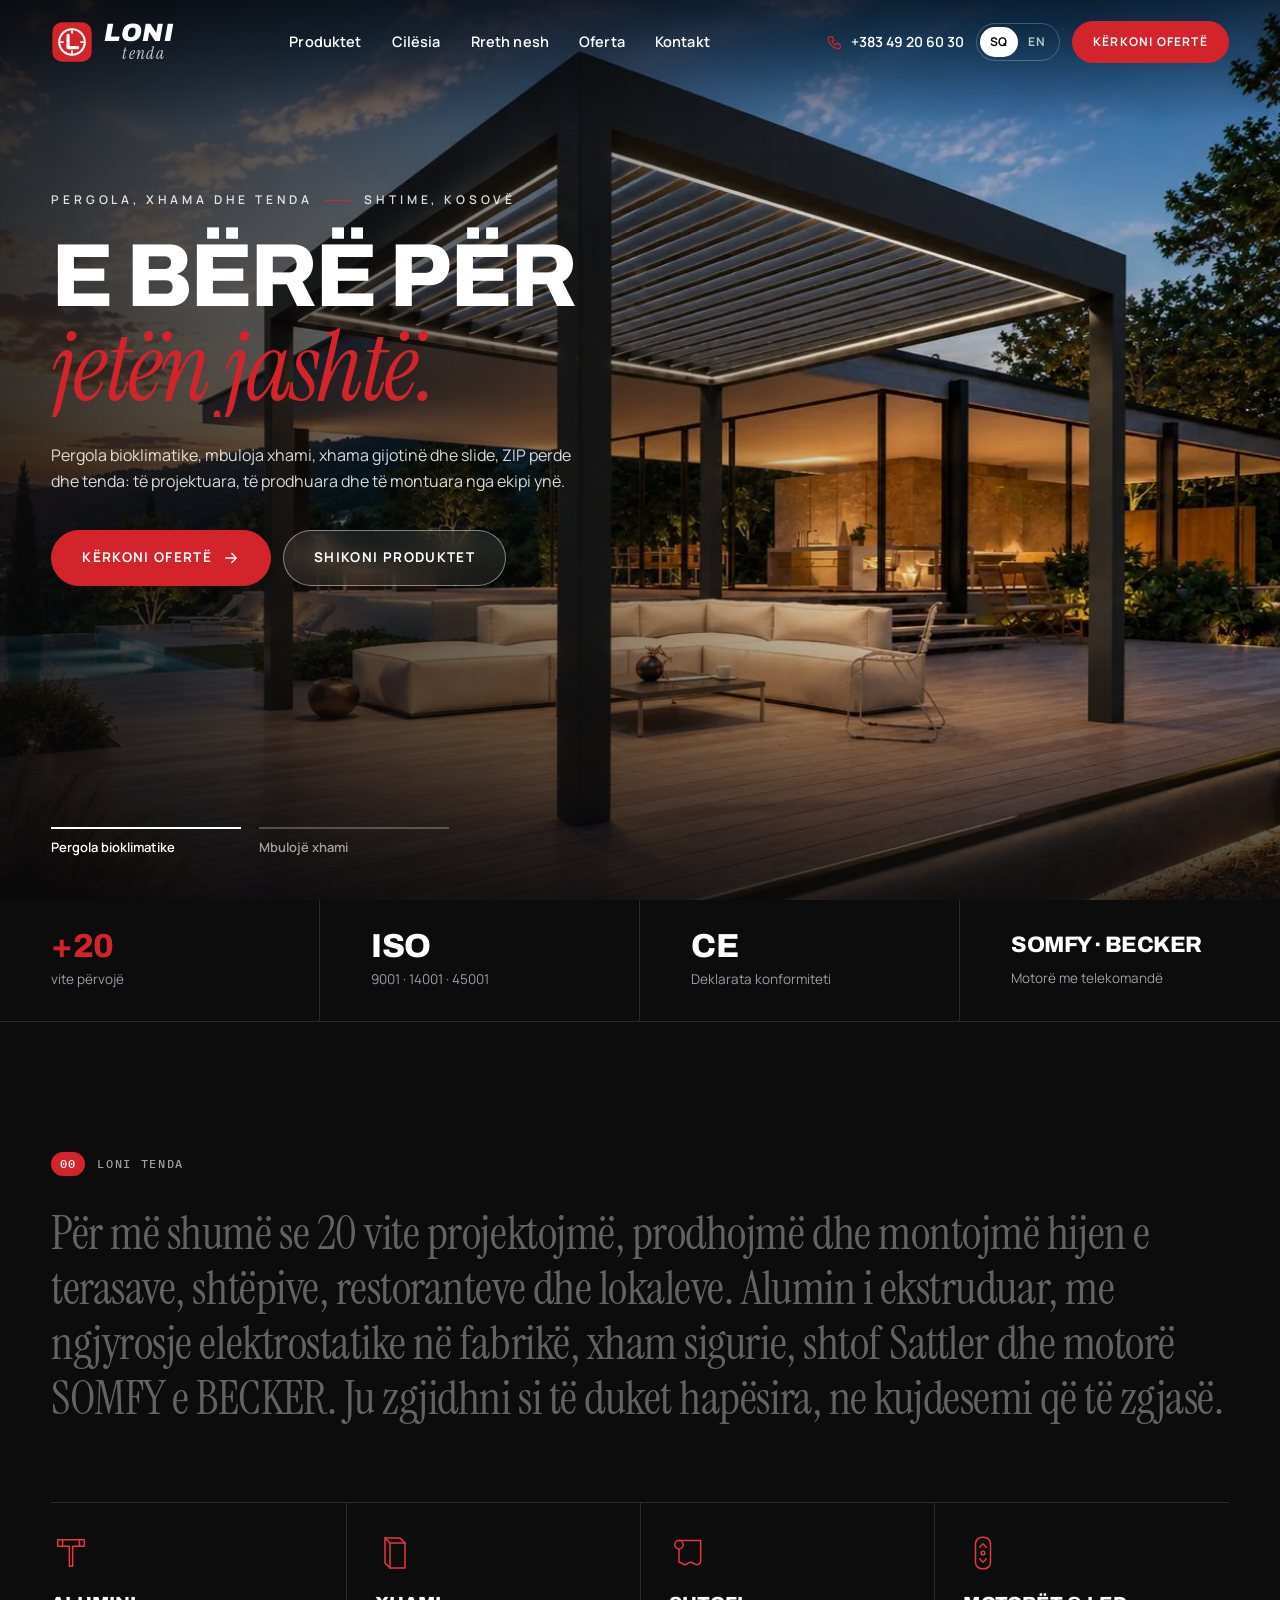
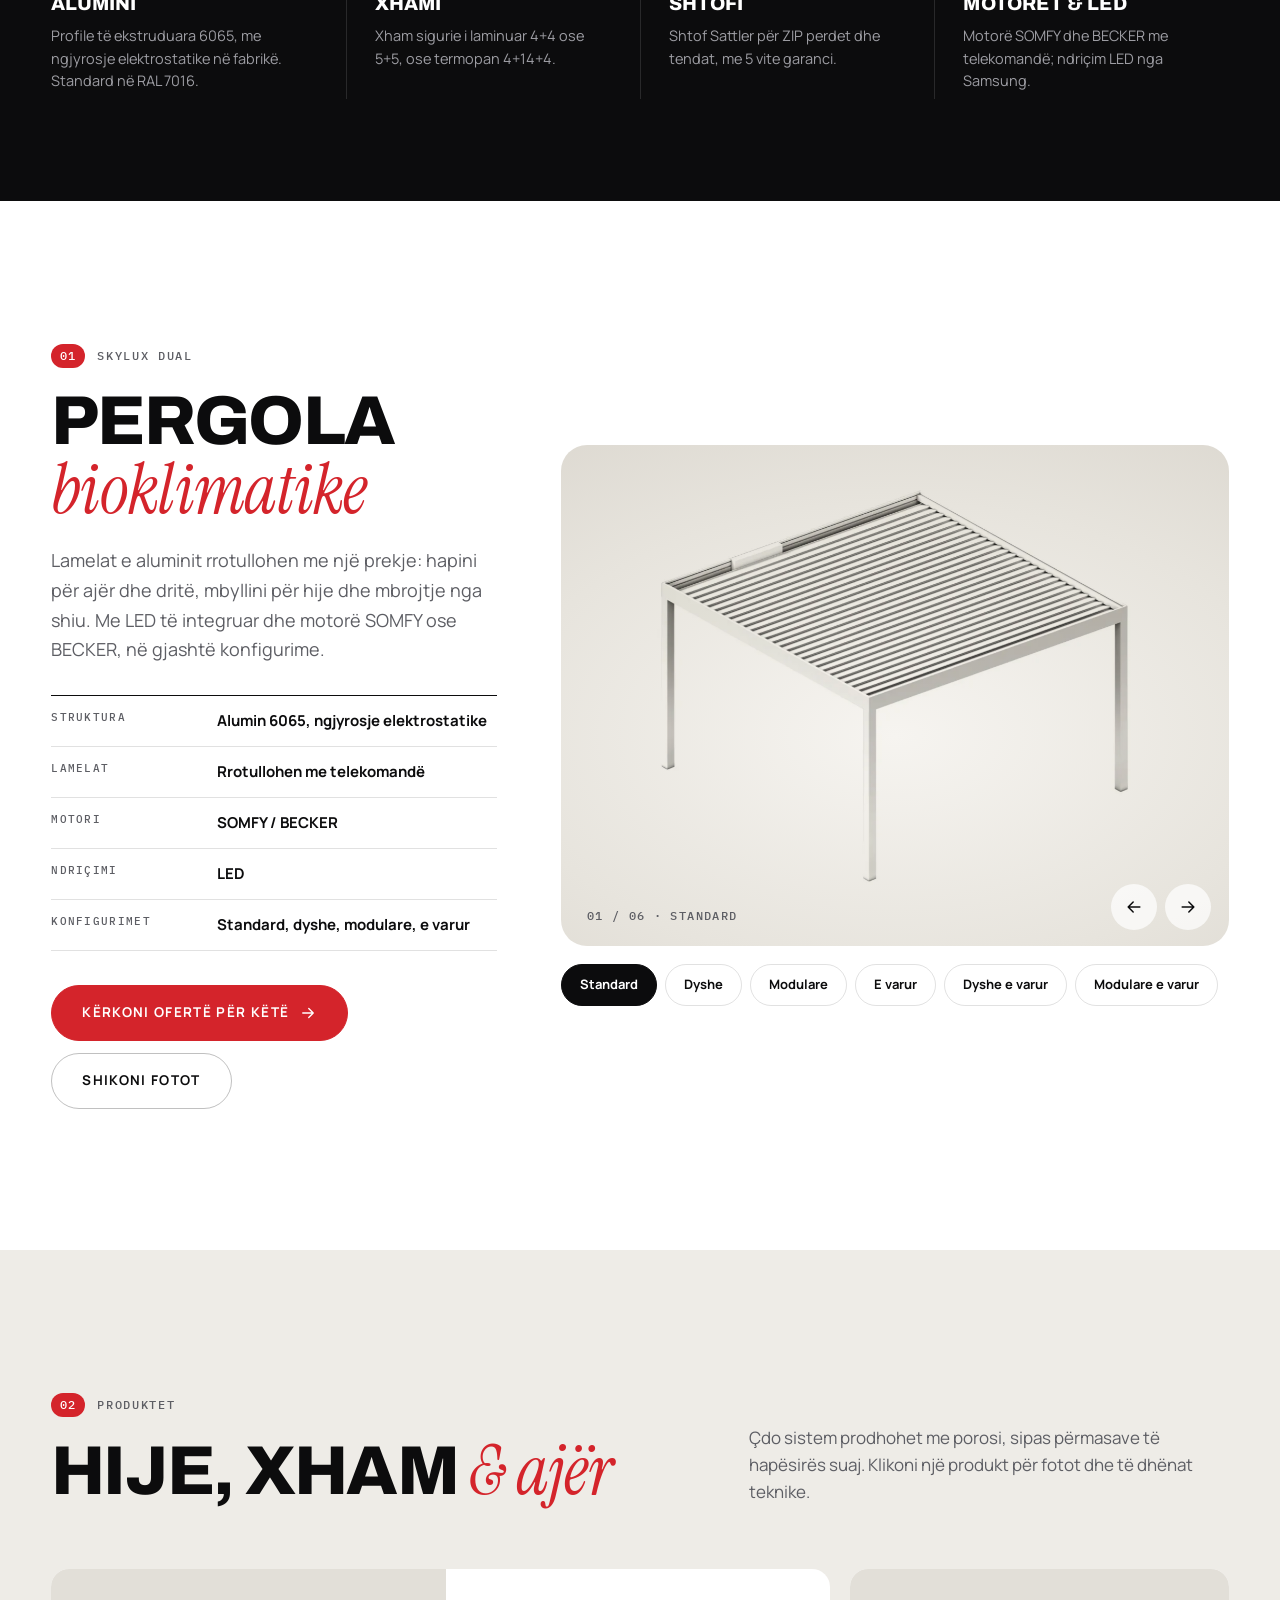
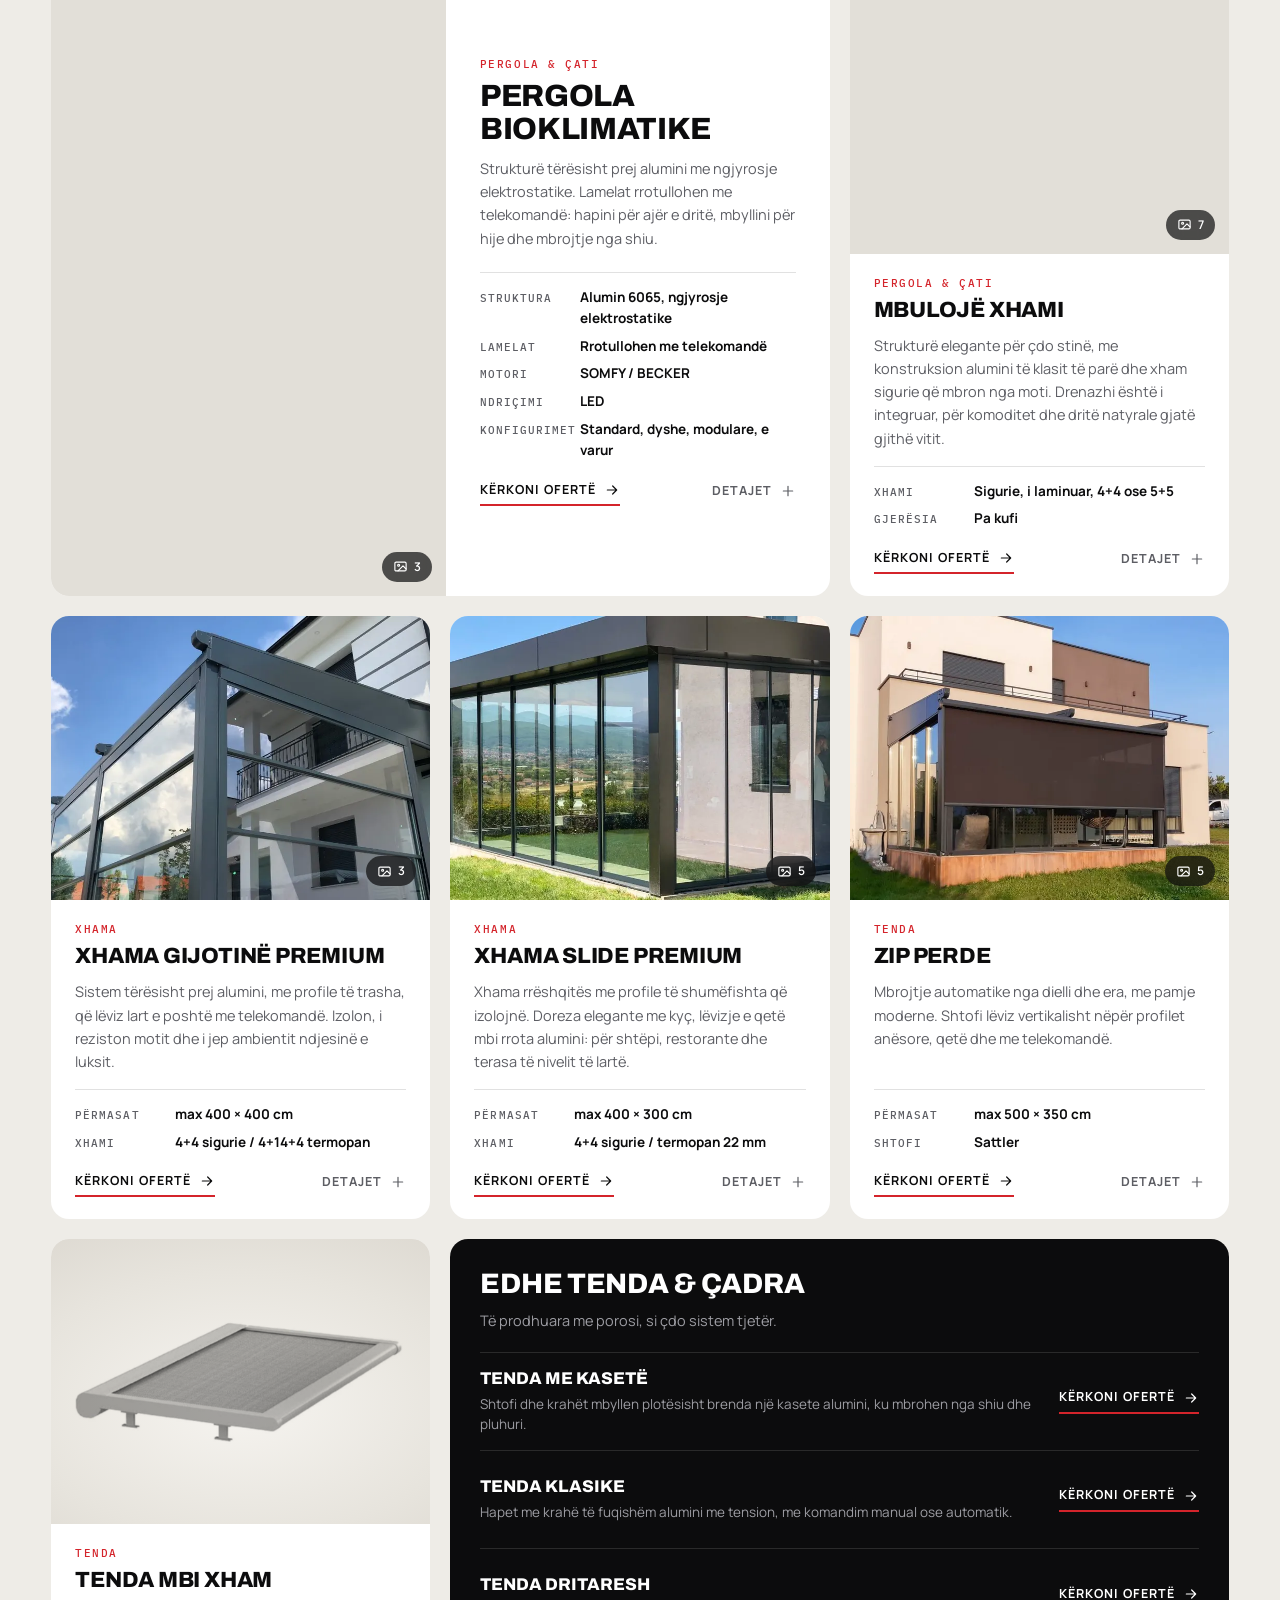
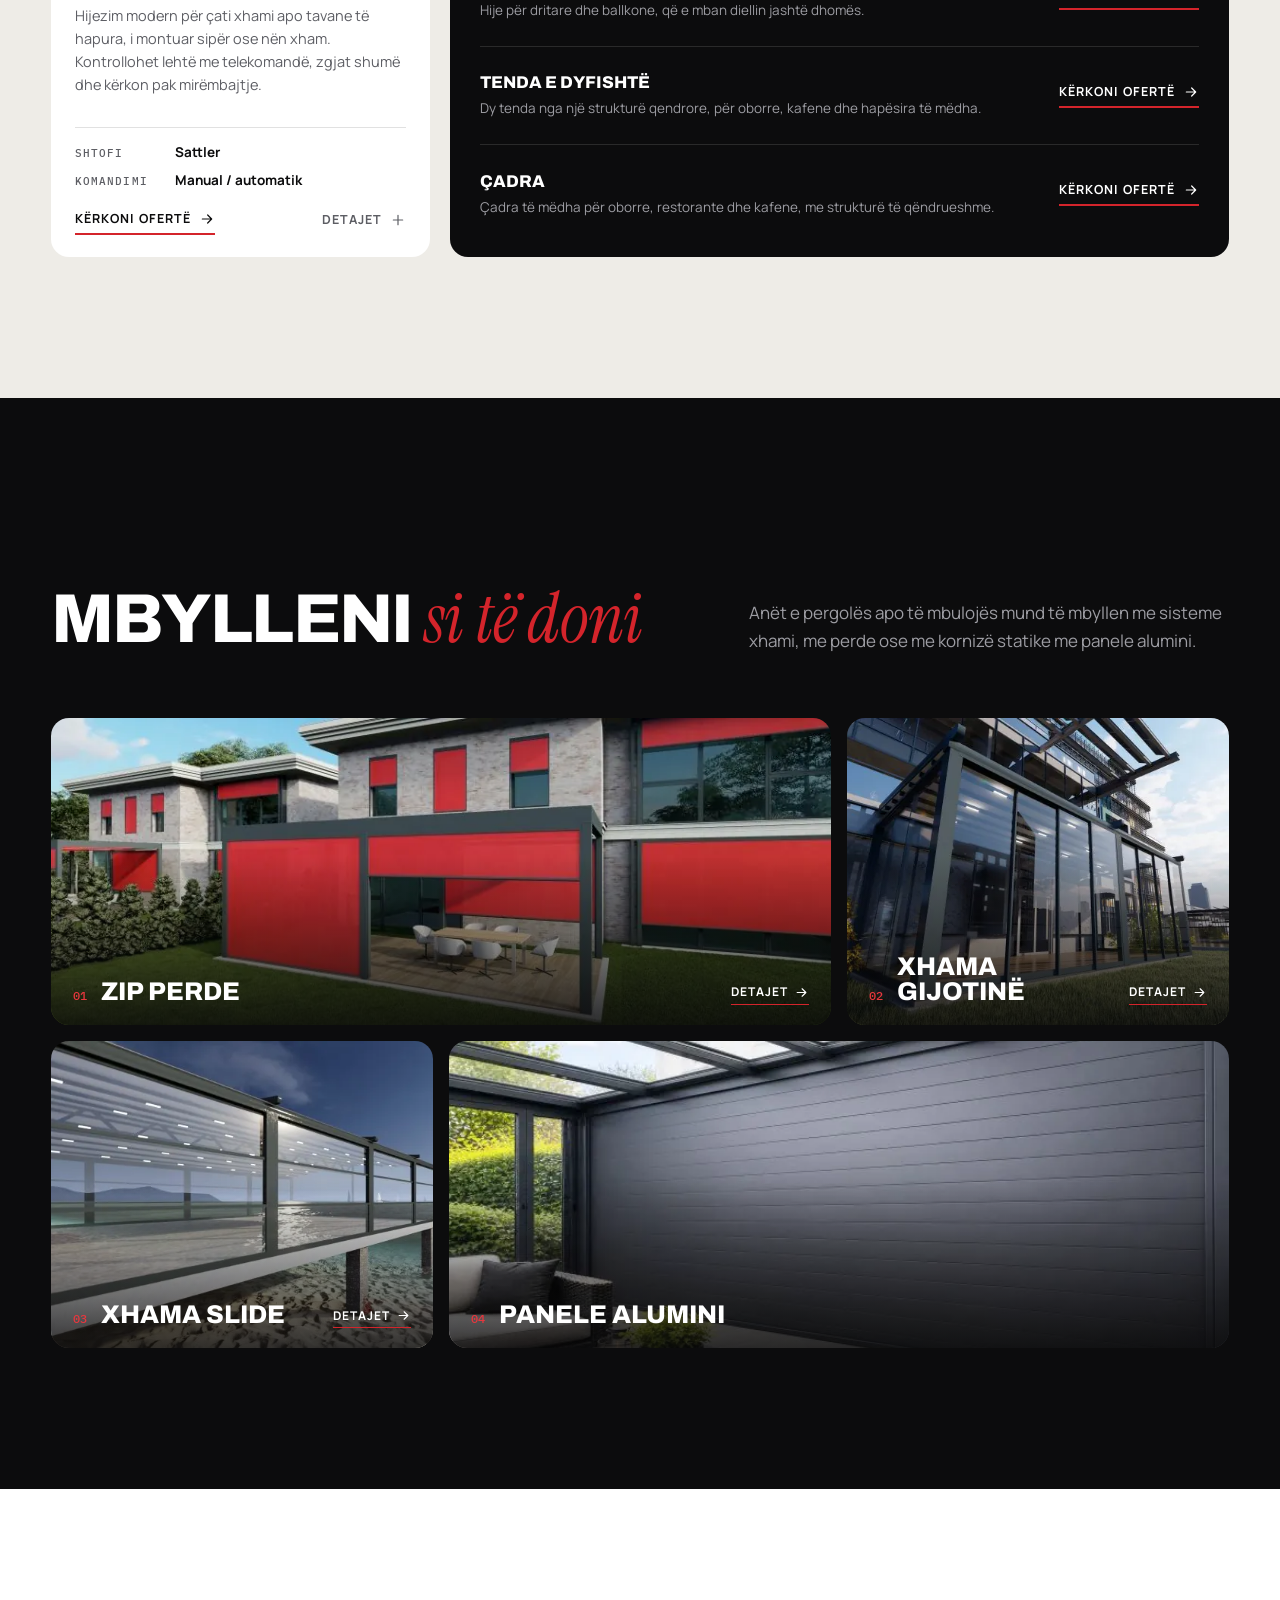
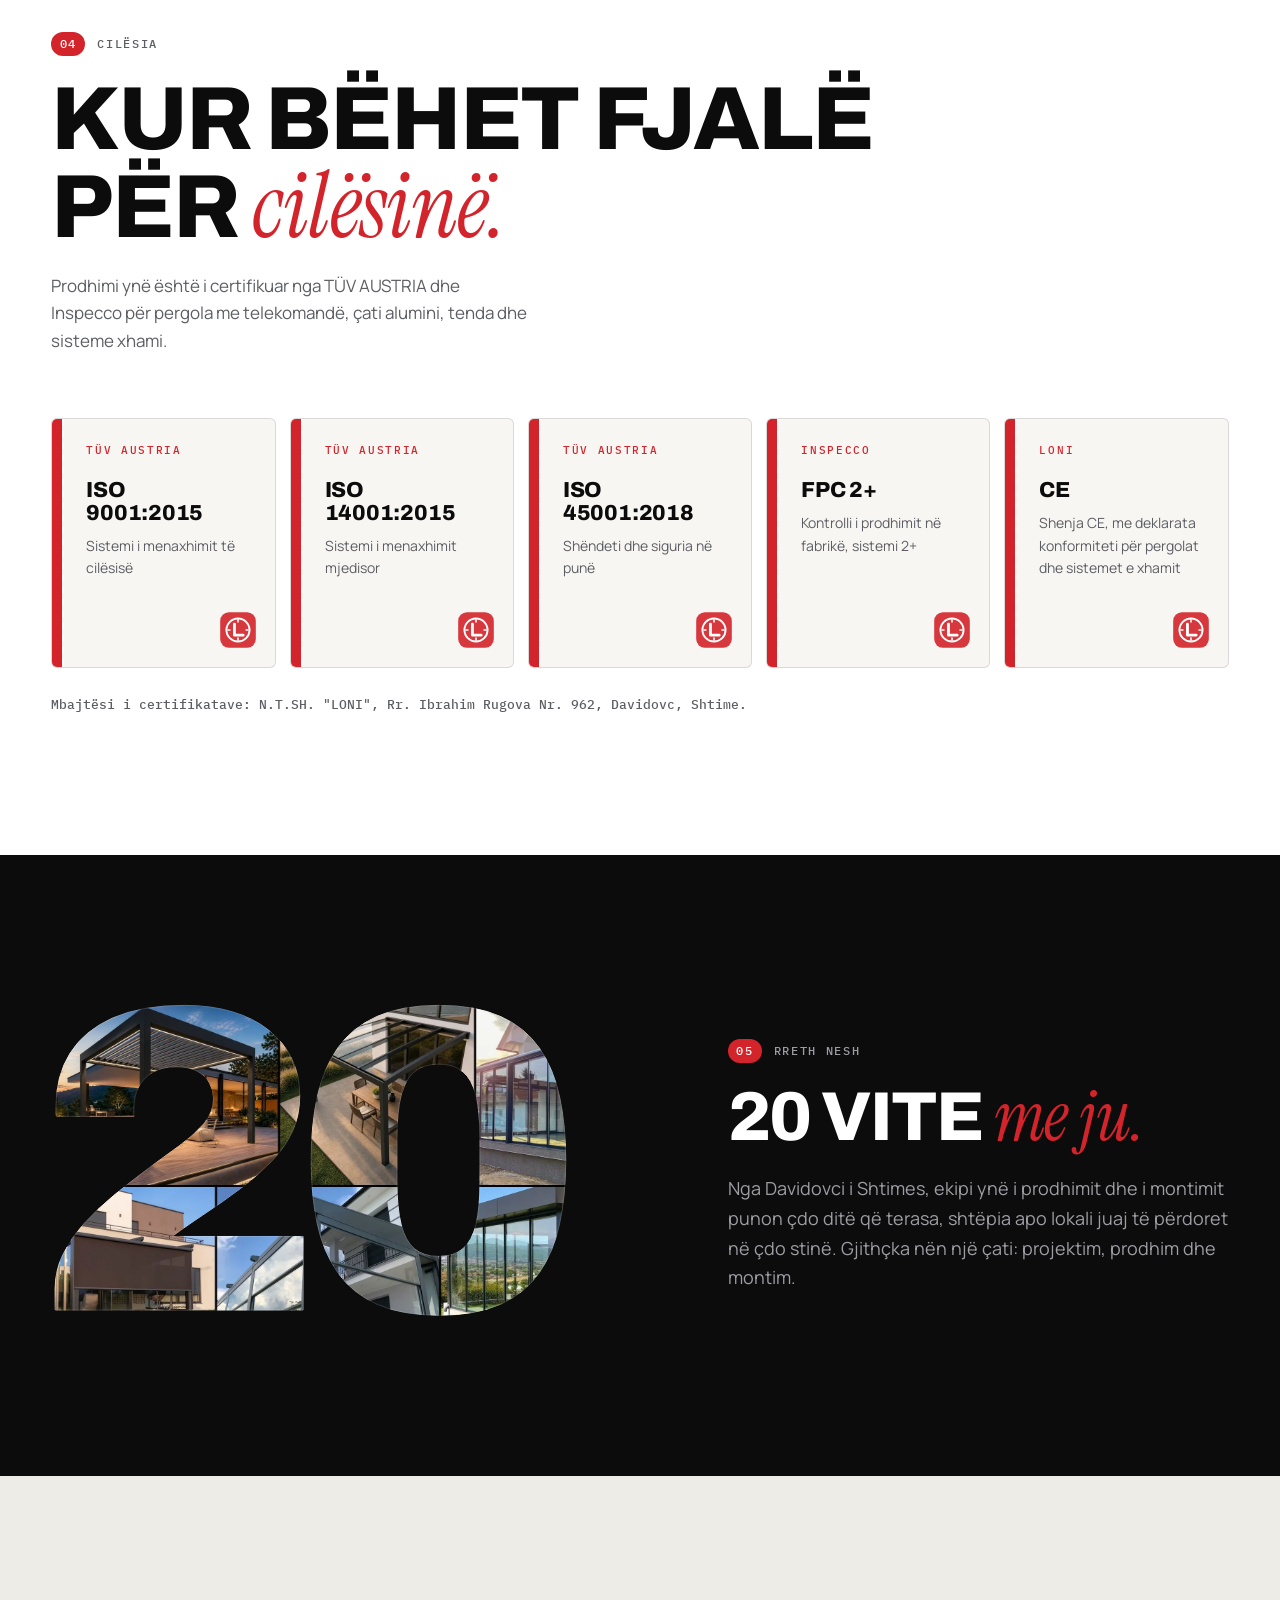
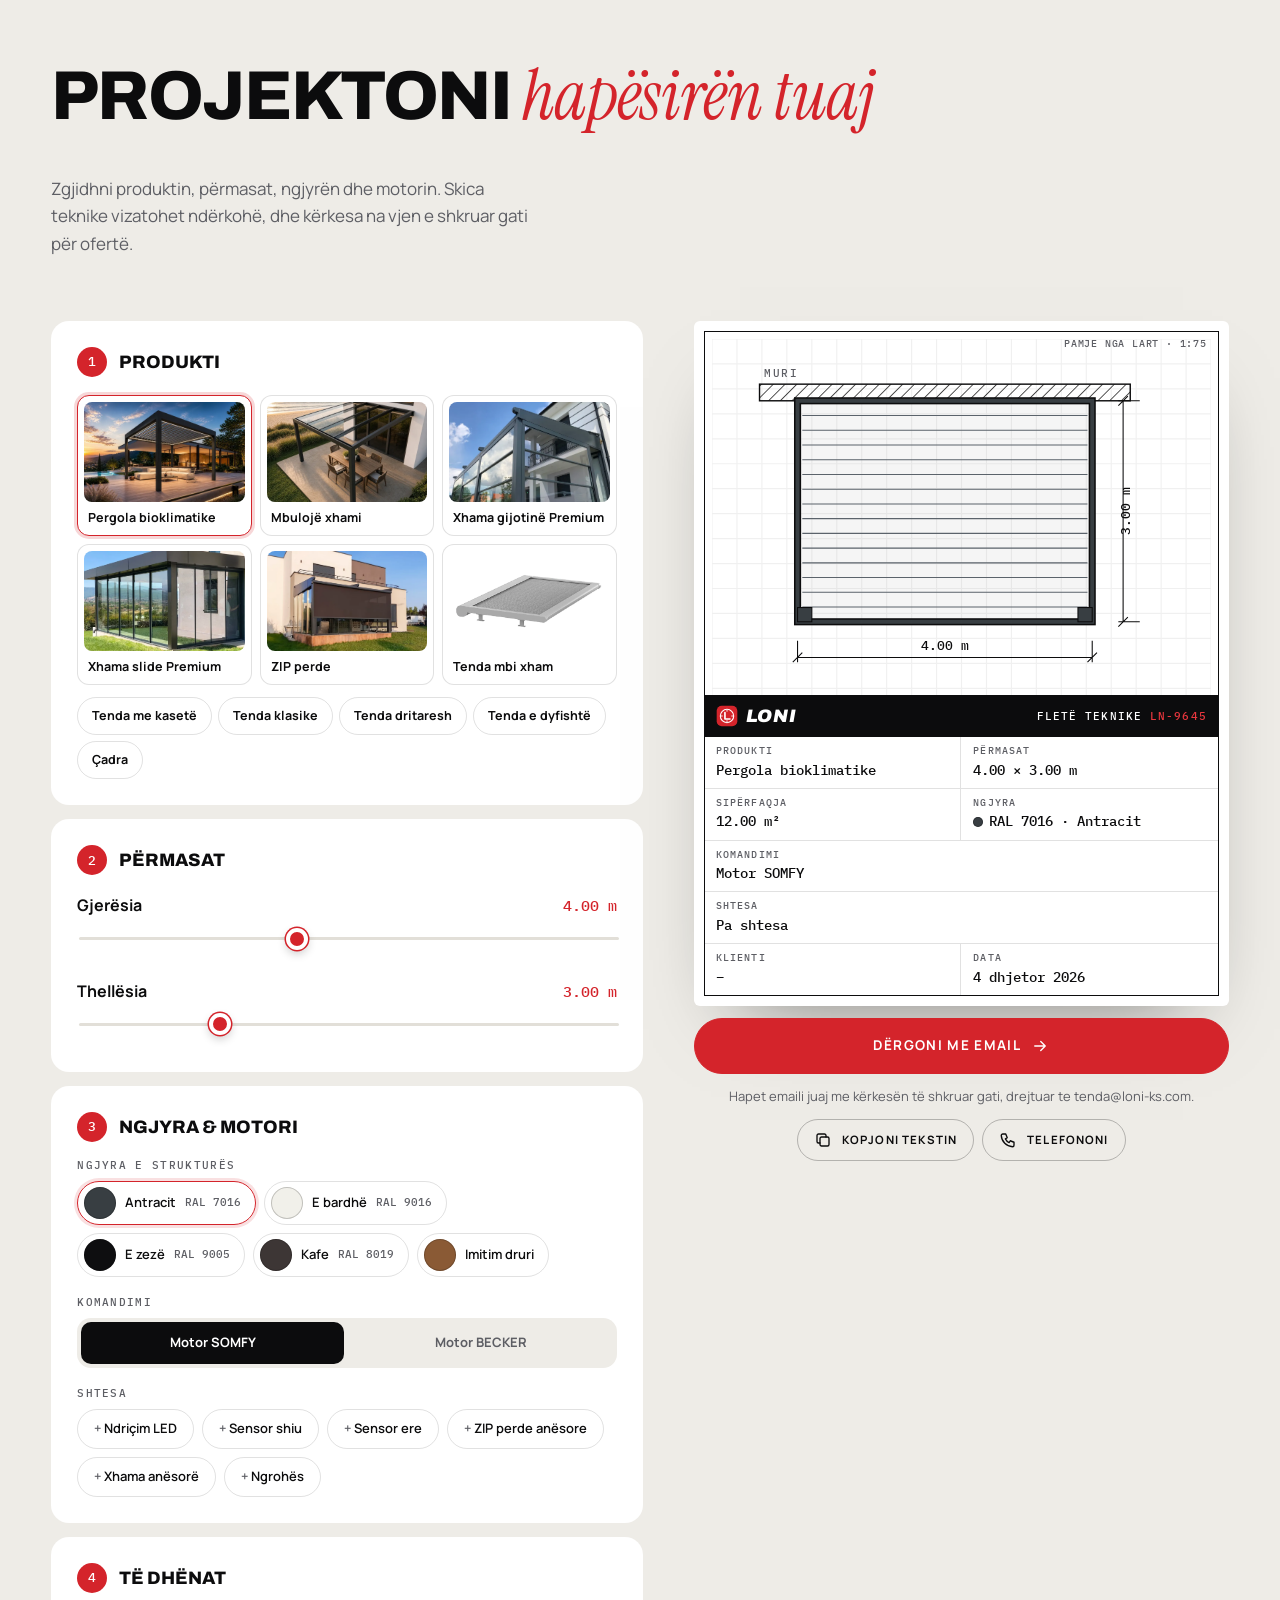
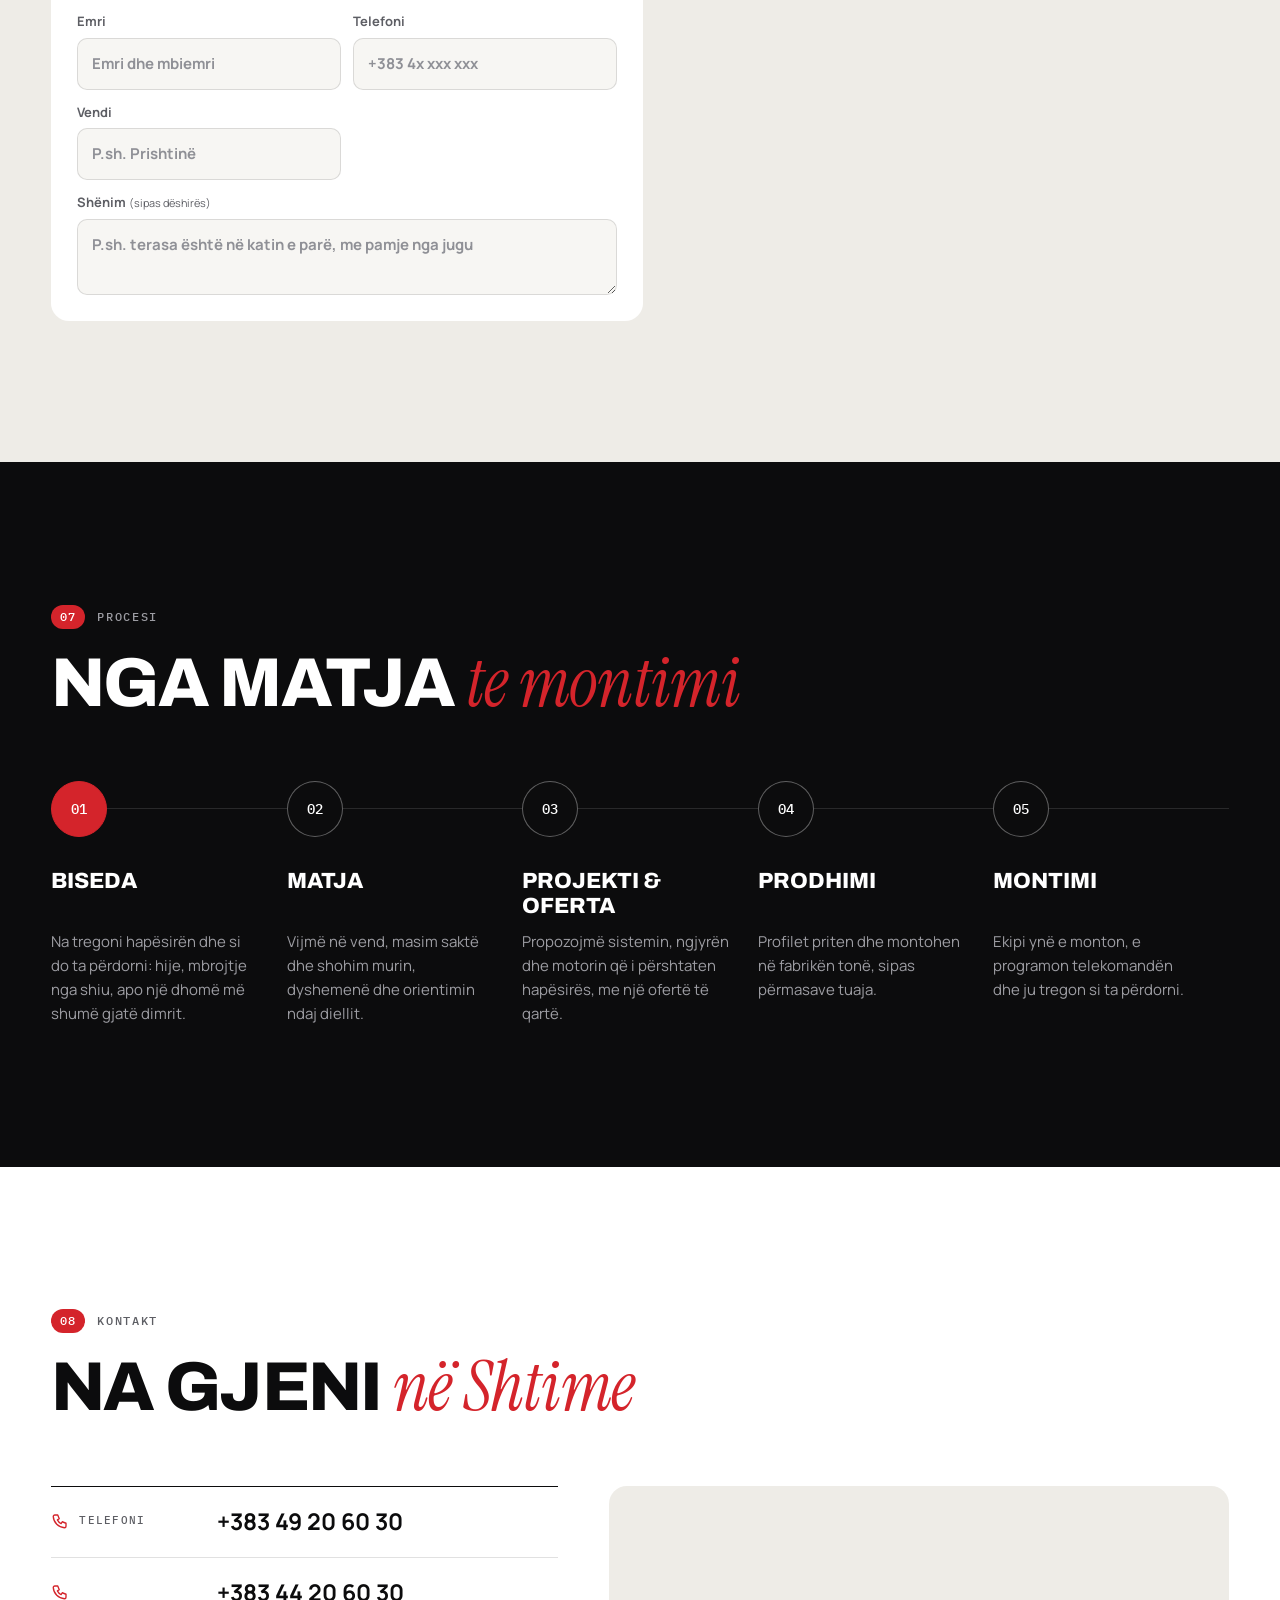
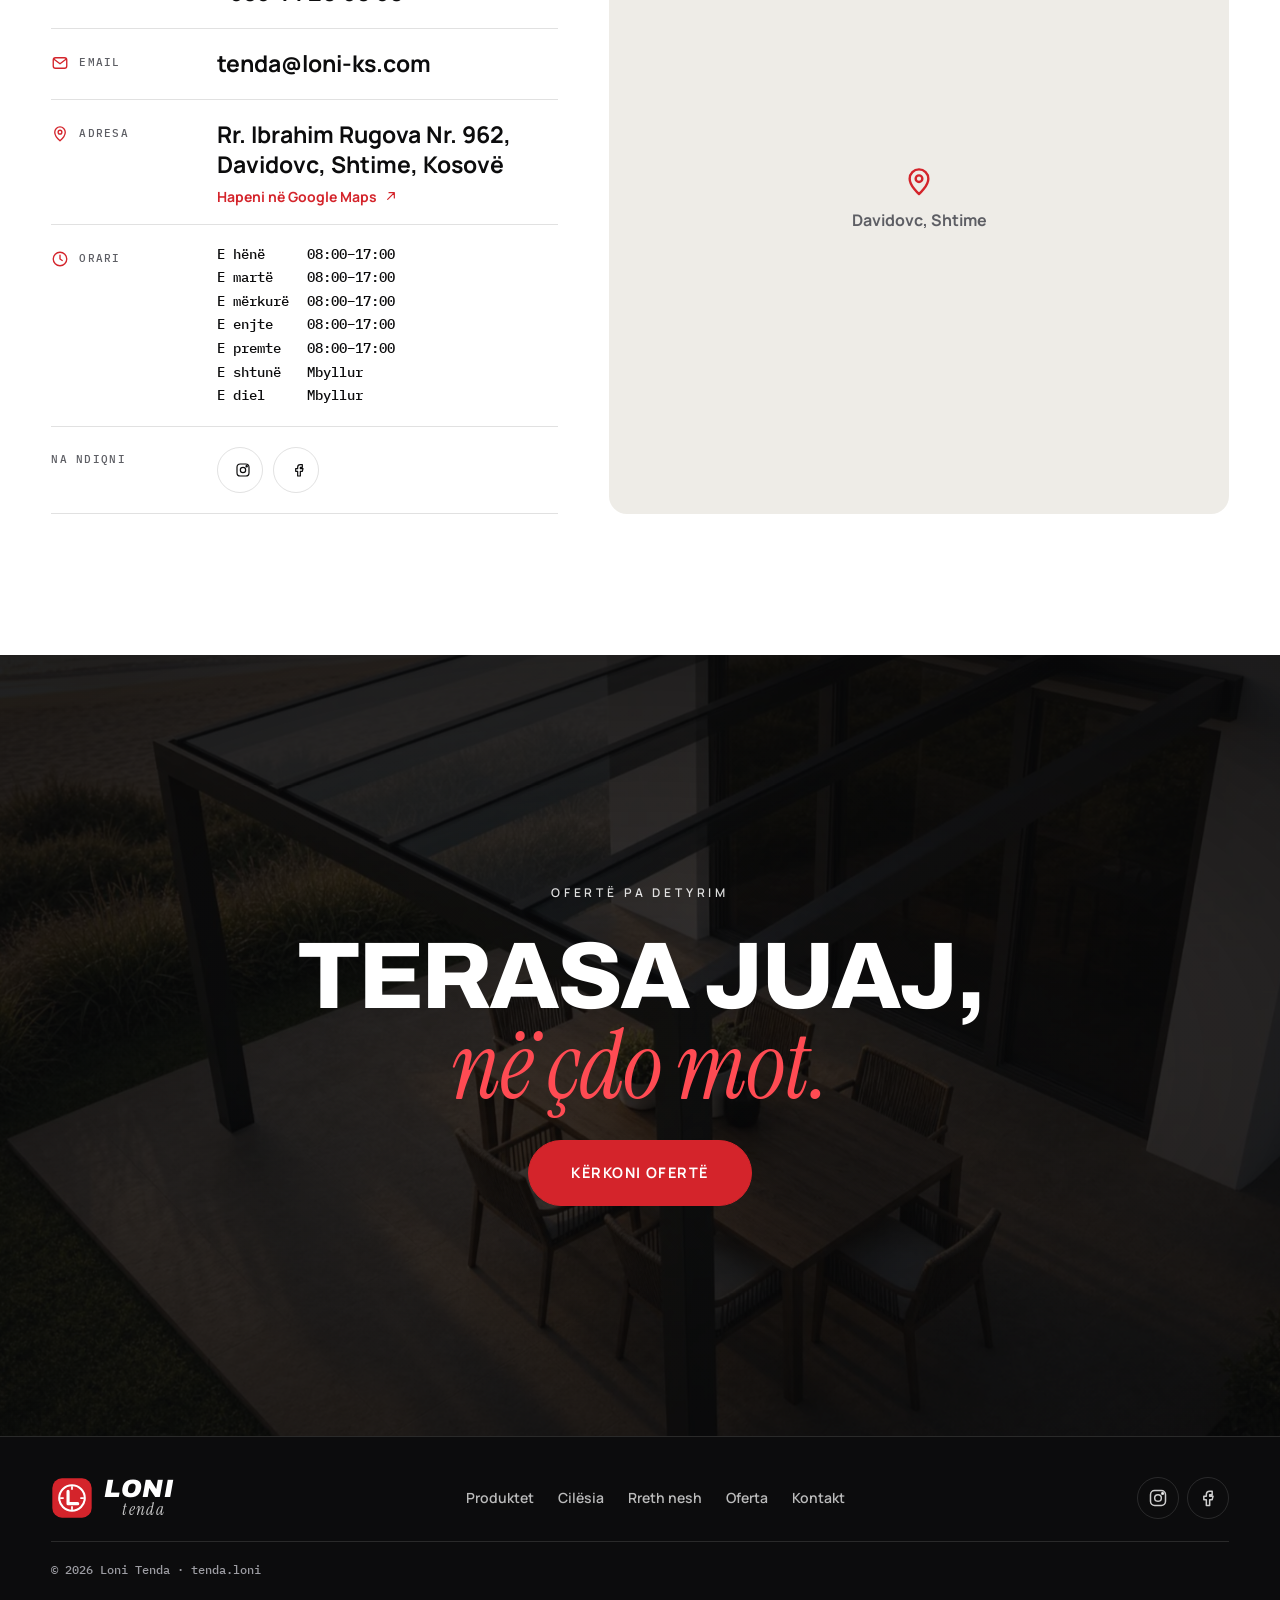
<file: tenda-mbixham/index.html>
<!doctype html>
<html lang="sq">
<head>
  <meta charset="utf-8" />
  <meta name="viewport" content="width=device-width, initial-scale=1" />
  <title>Tenda mbi xham · Loni Tenda</title>
  <link rel="canonical" href="https://ariongj.github.io/LoniKS/" />
  <meta http-equiv="refresh" content="0; url=../#p-mbixham" />
  <script>location.replace("../#p-mbixham");</script>
</head>
<body>
  <p>Kjo faqe është zhvendosur: <a href="../#p-mbixham">Tenda mbi xham · Loni Tenda</a></p>
</body>
</html>
</file>
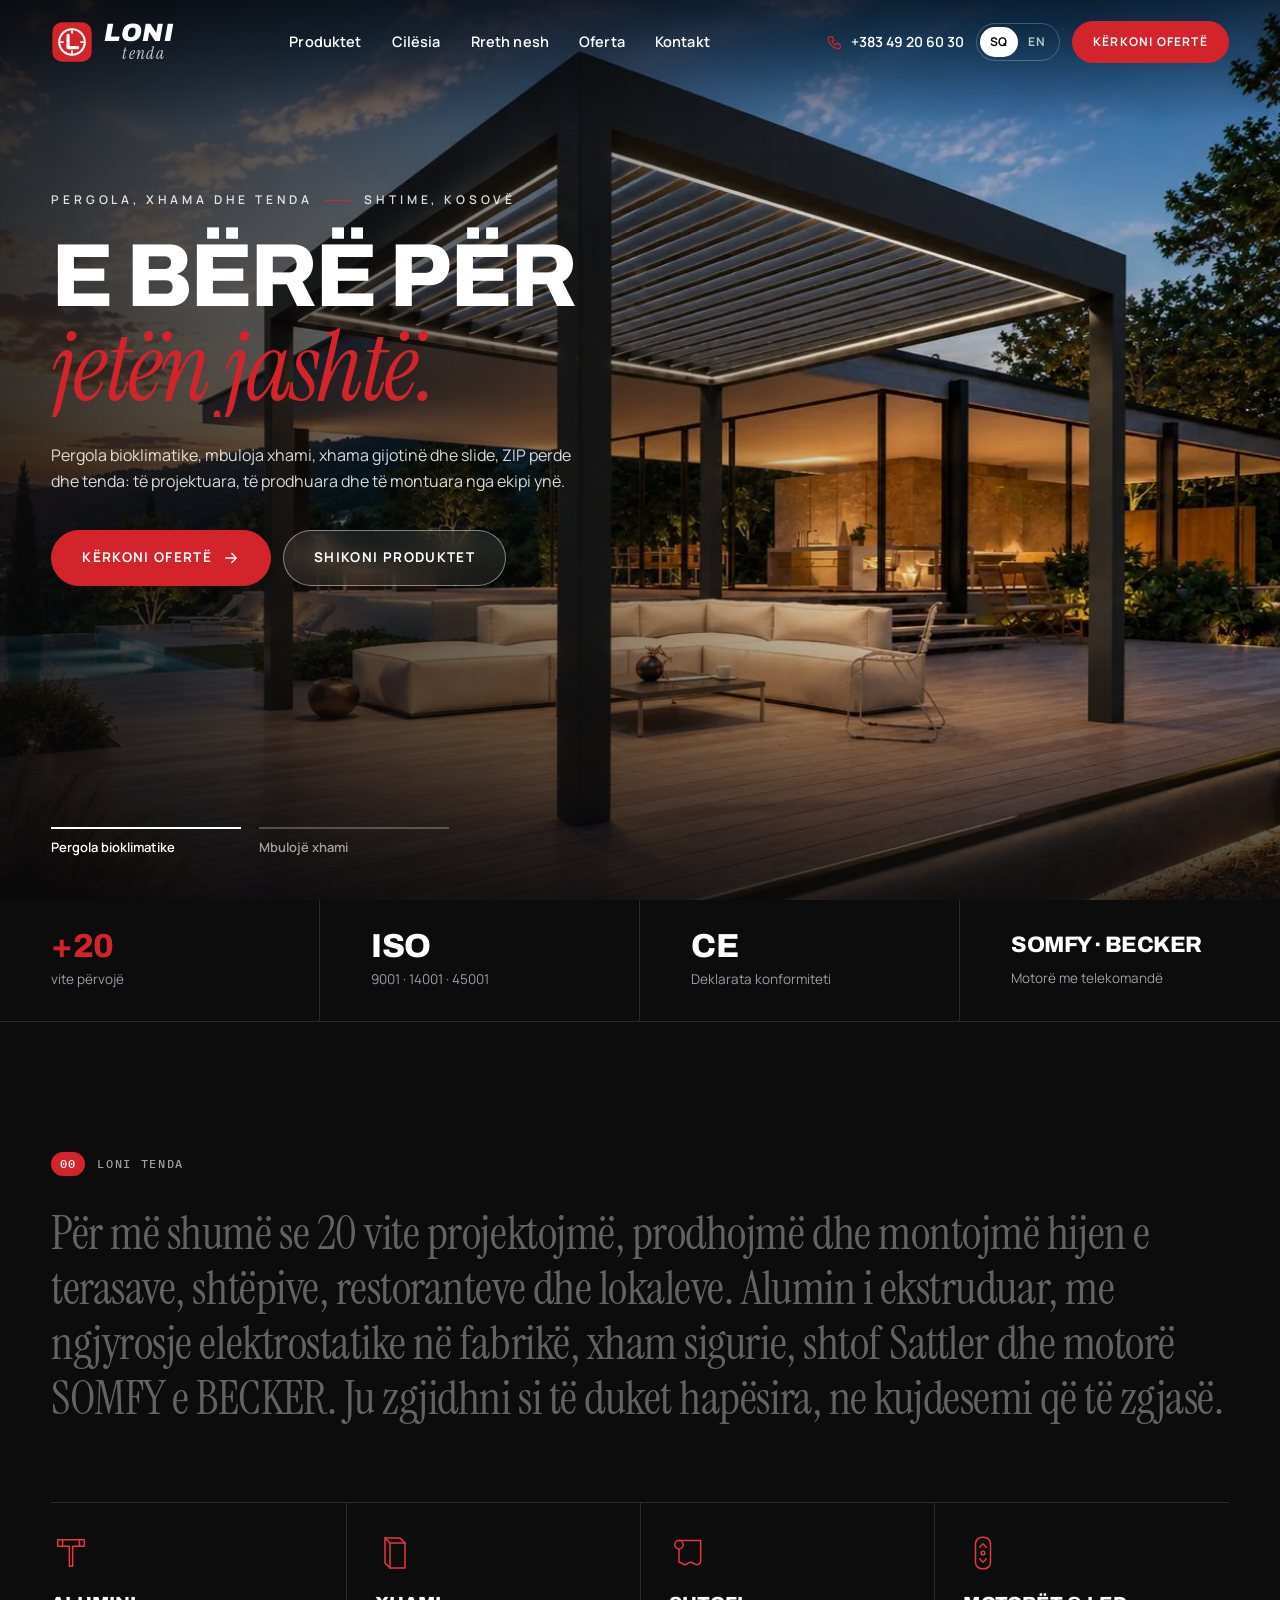
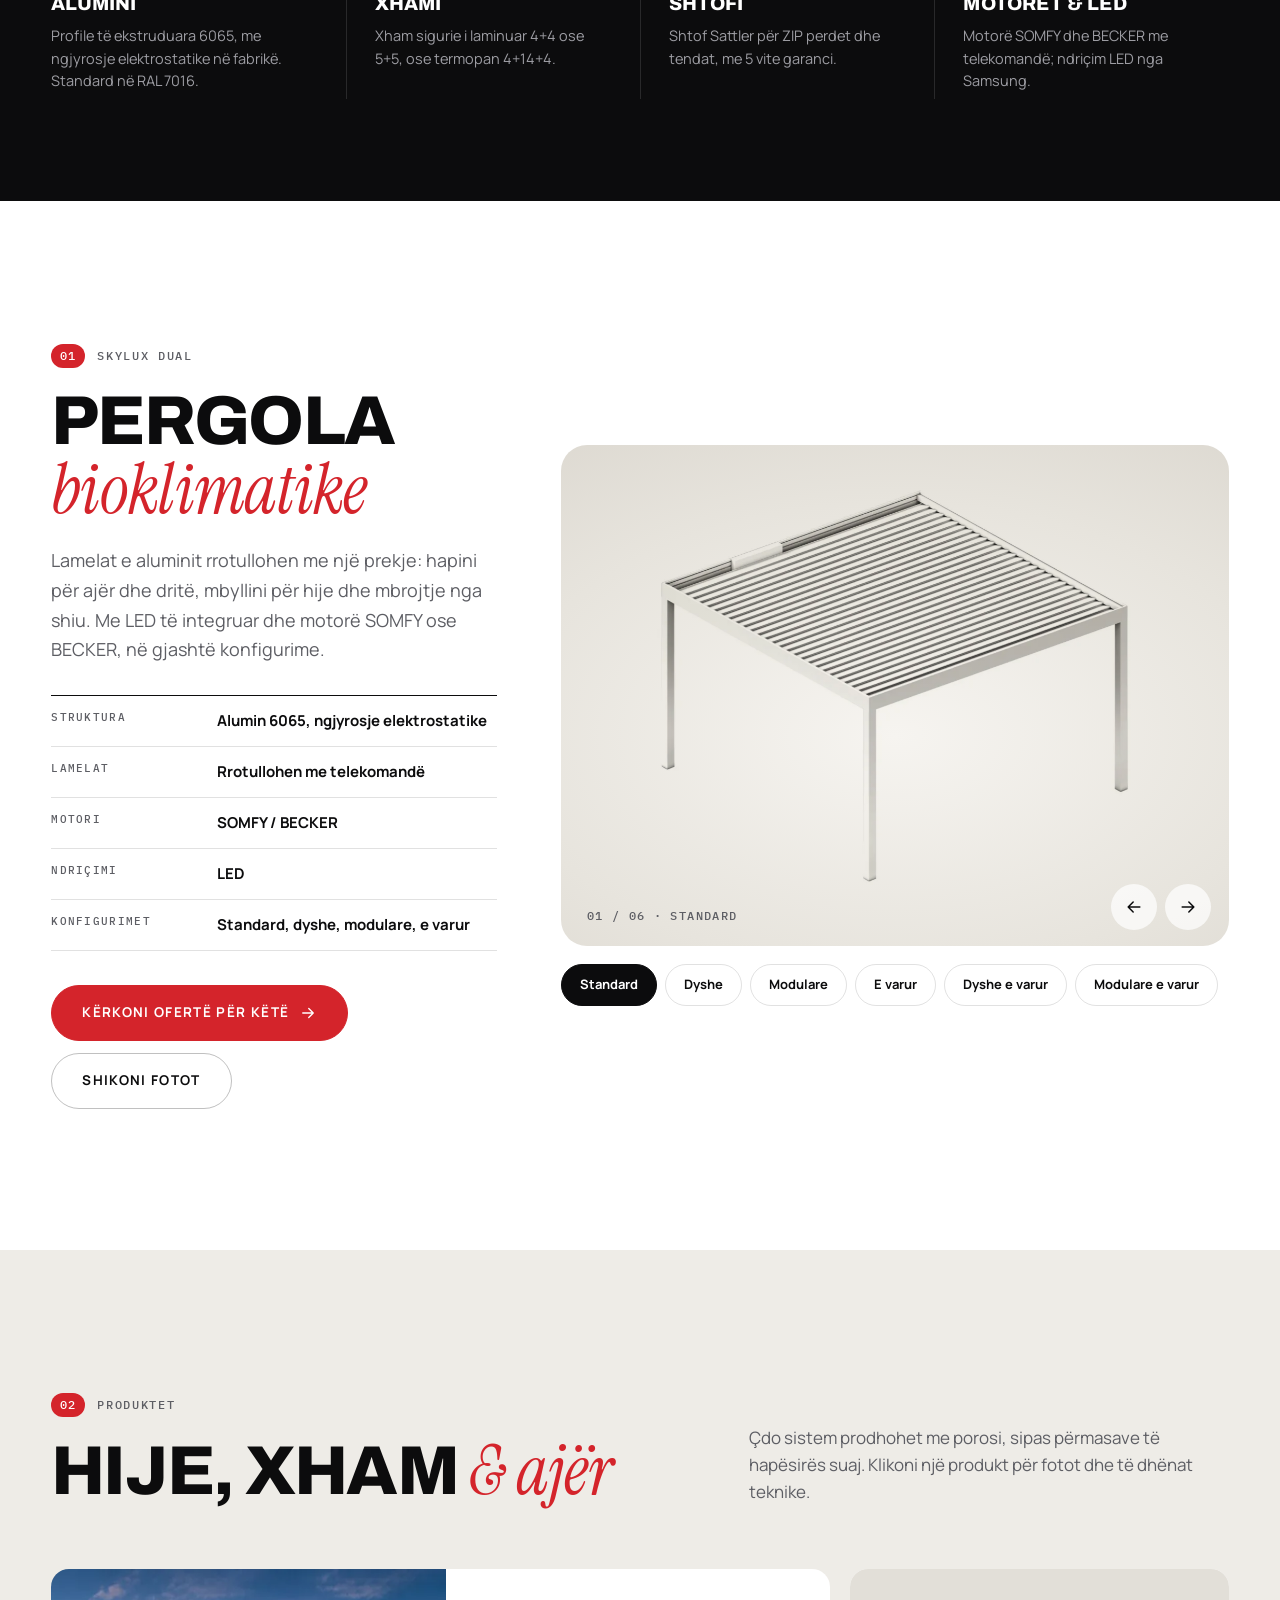
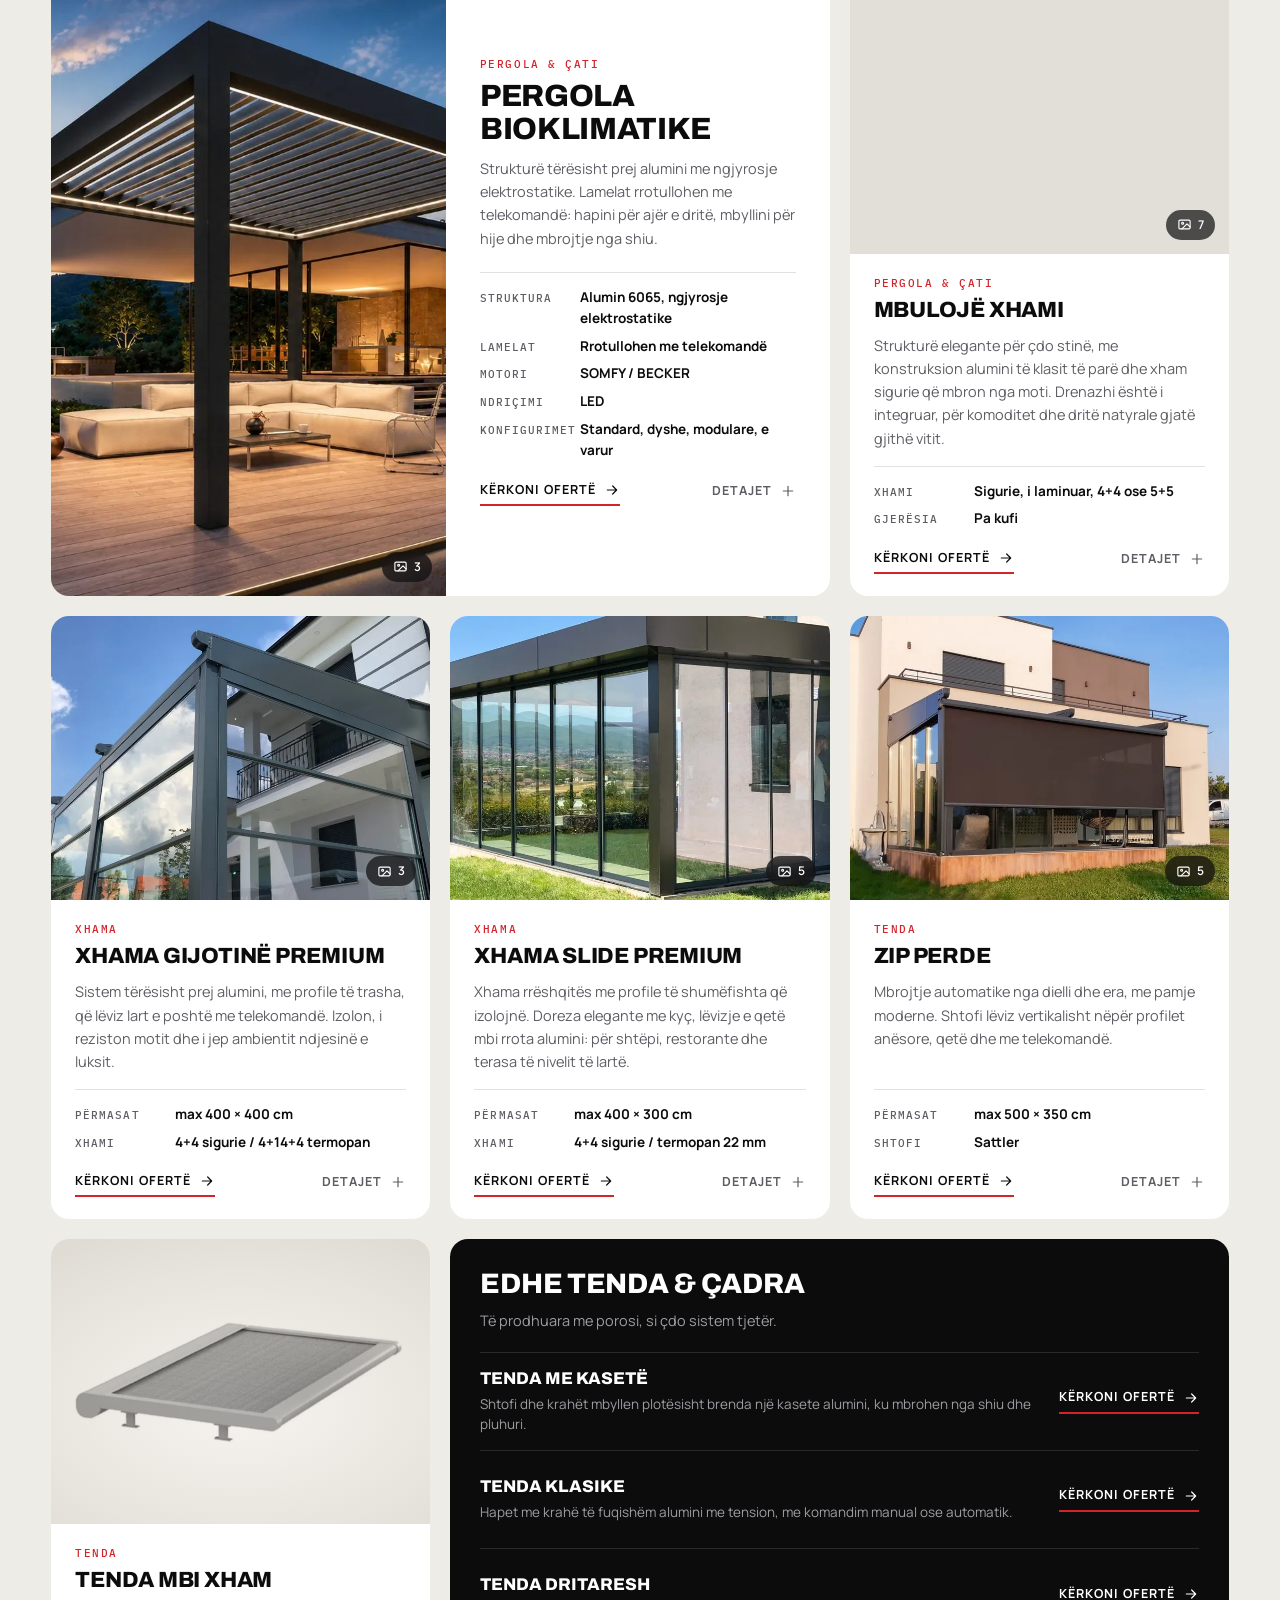
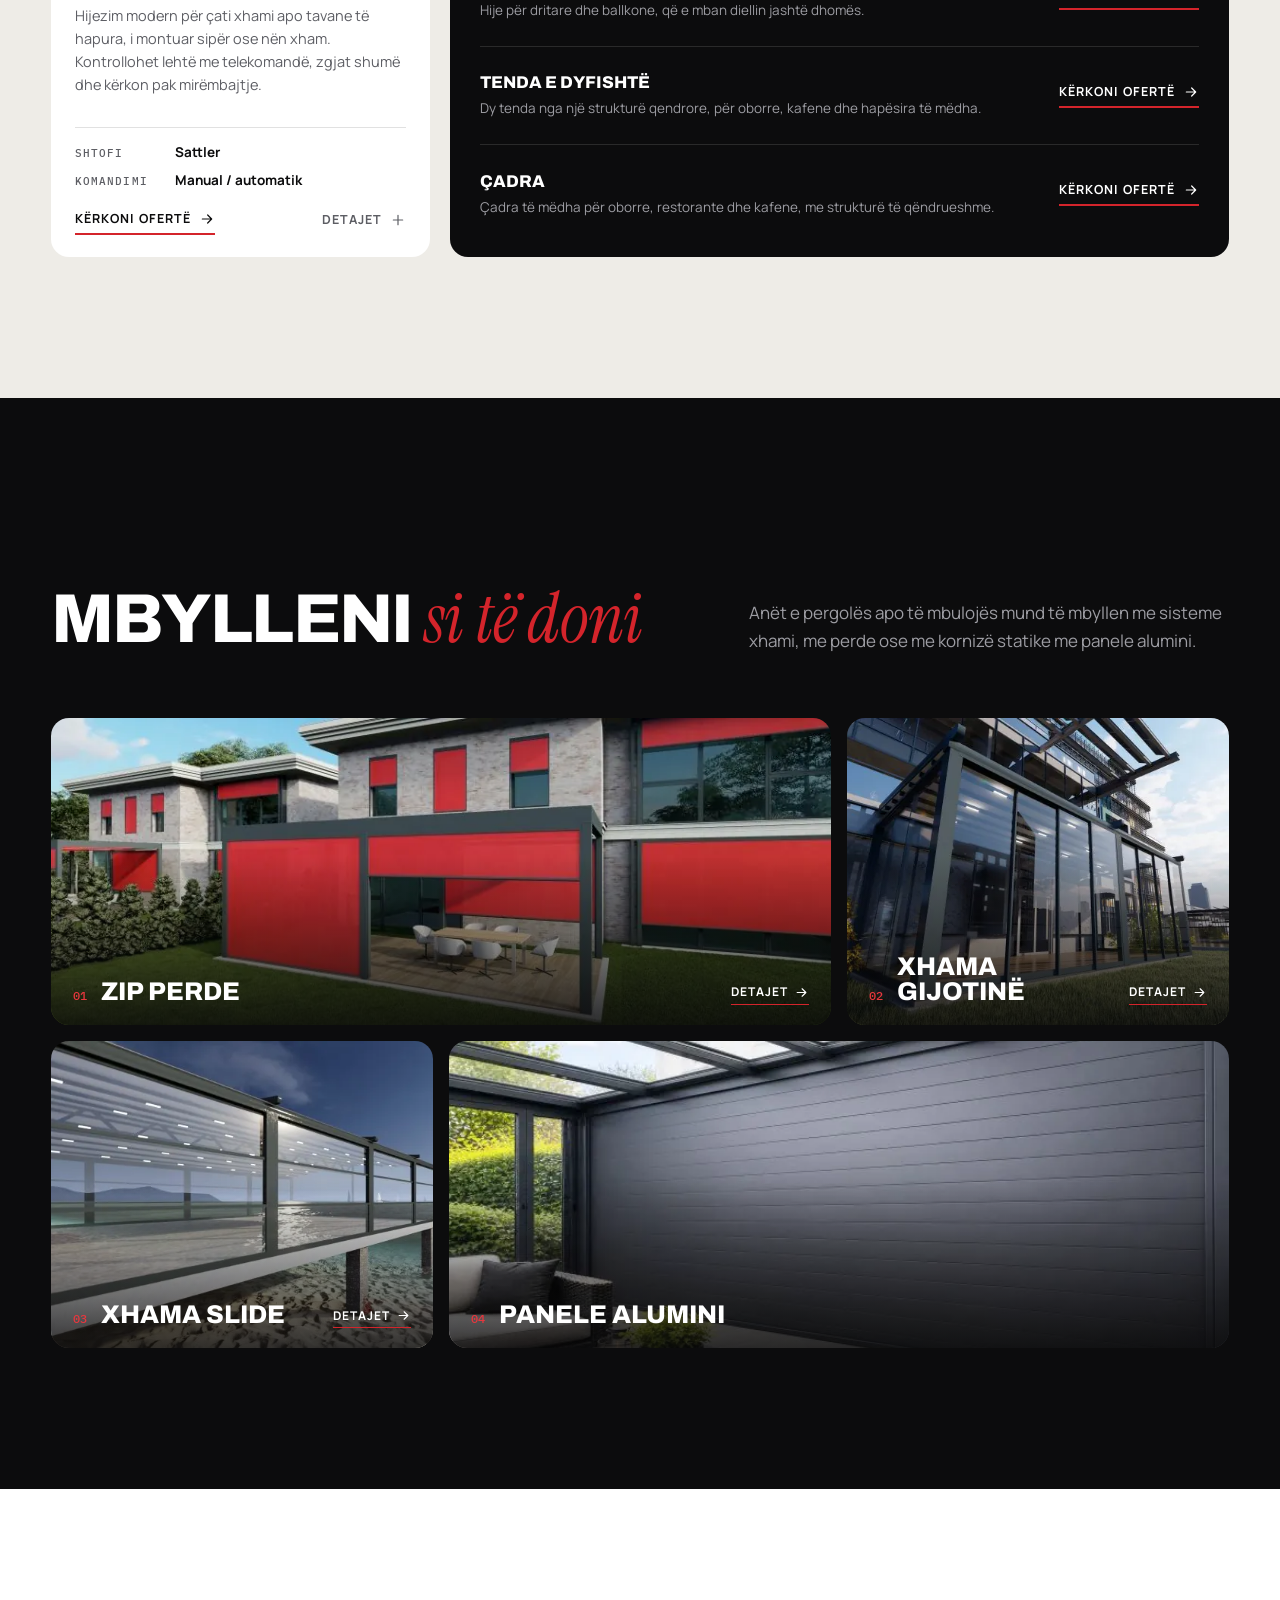
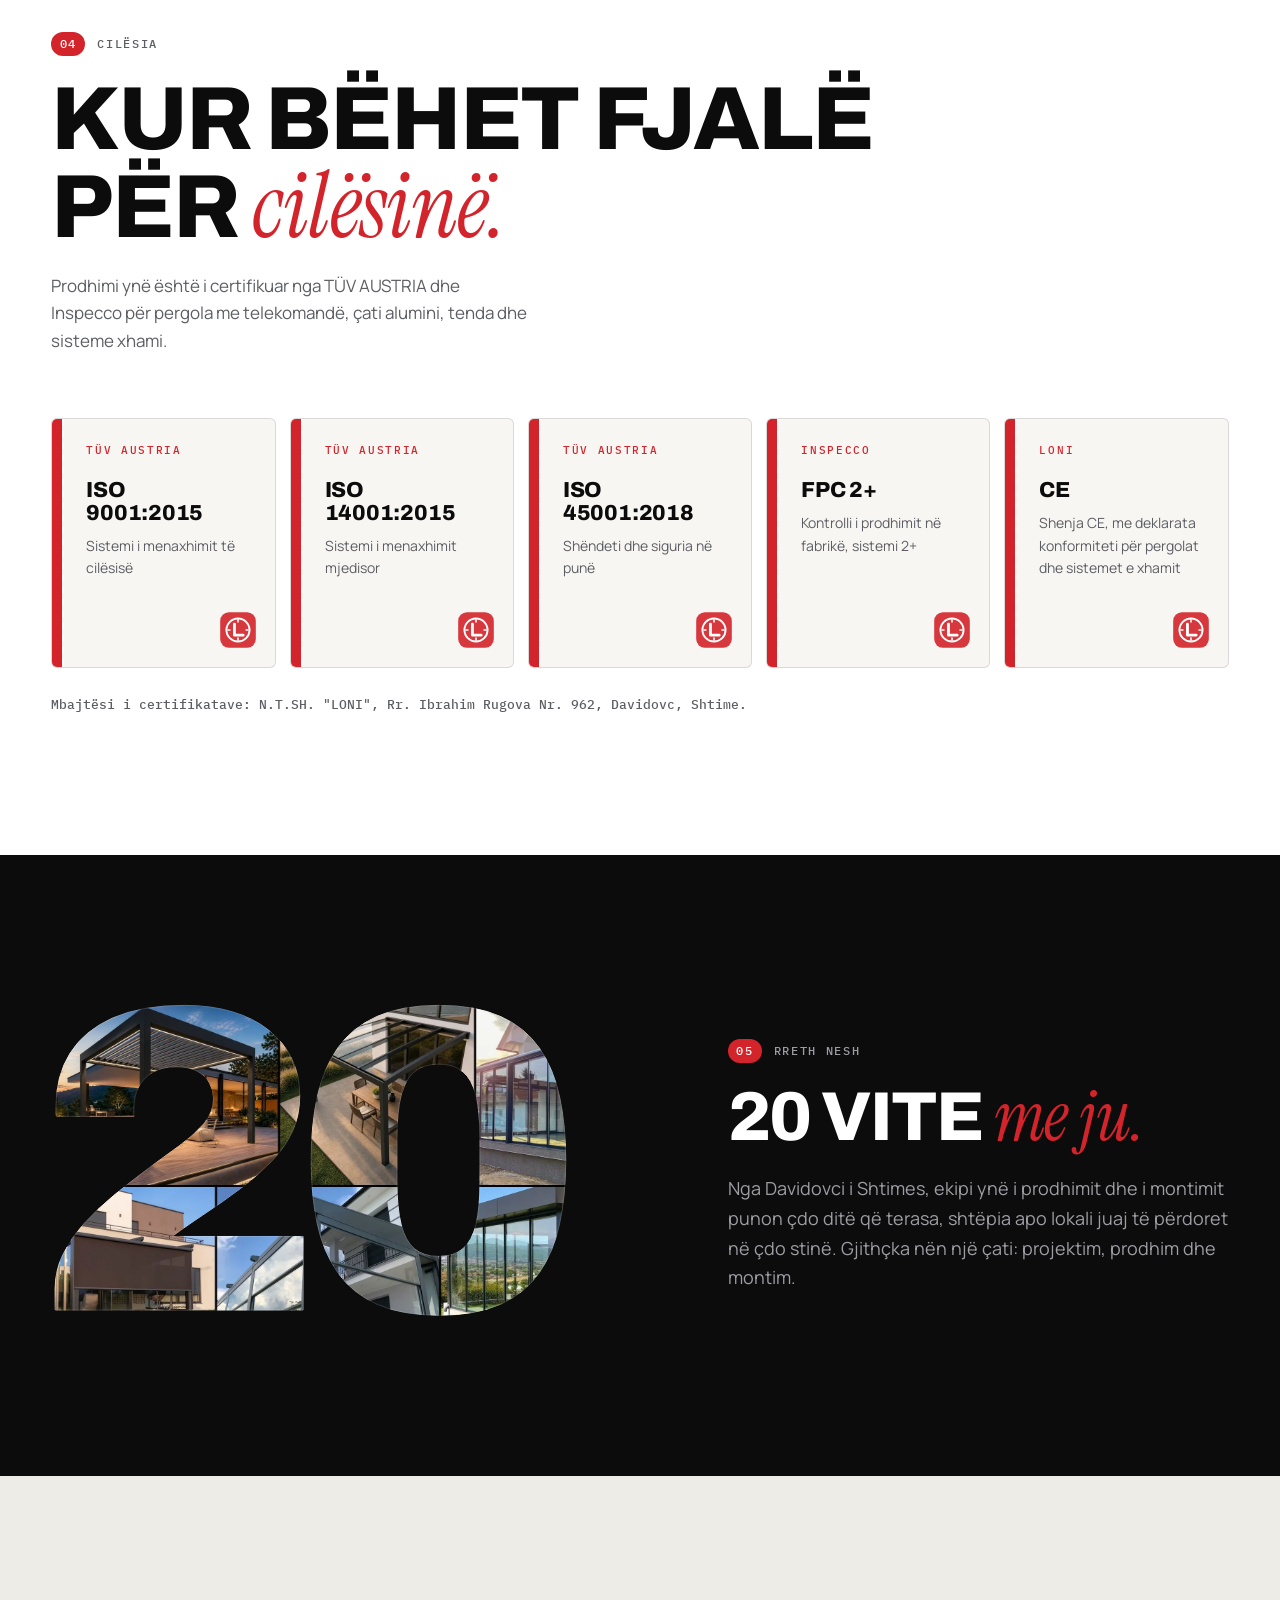
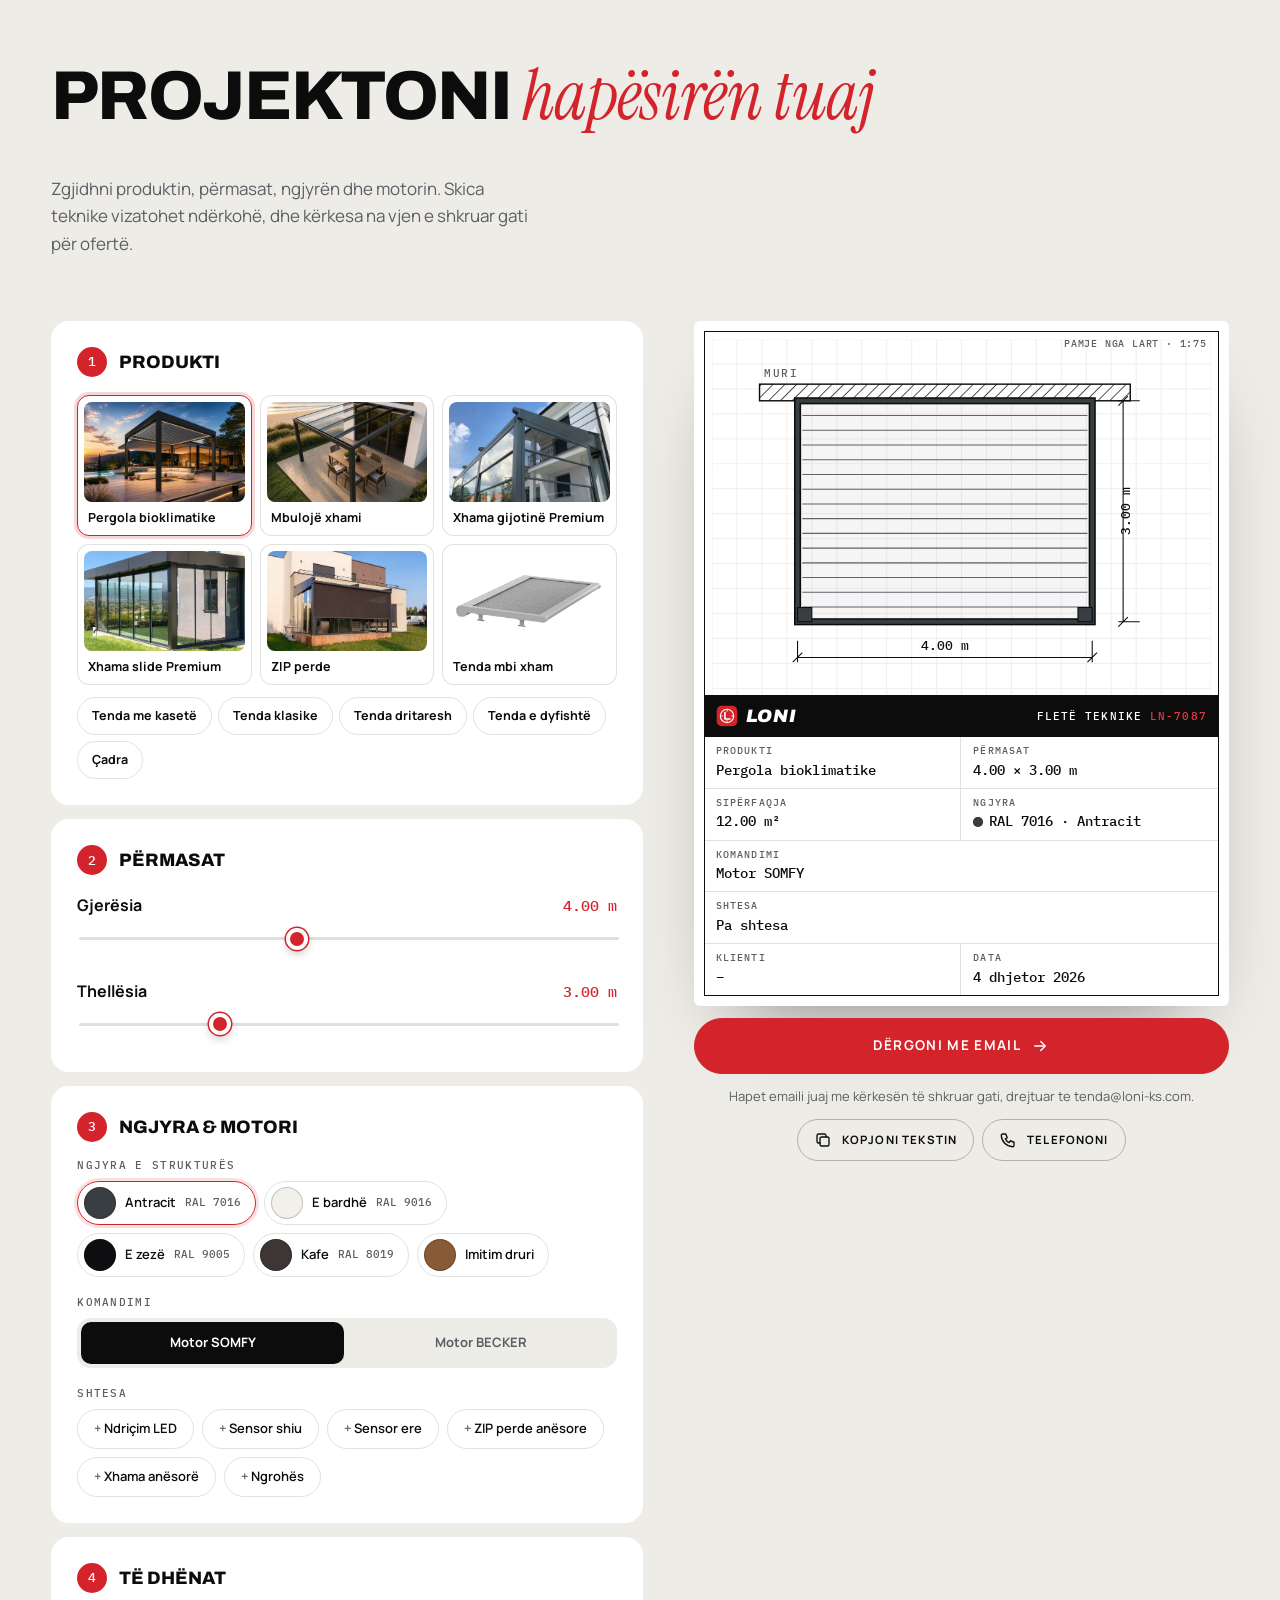
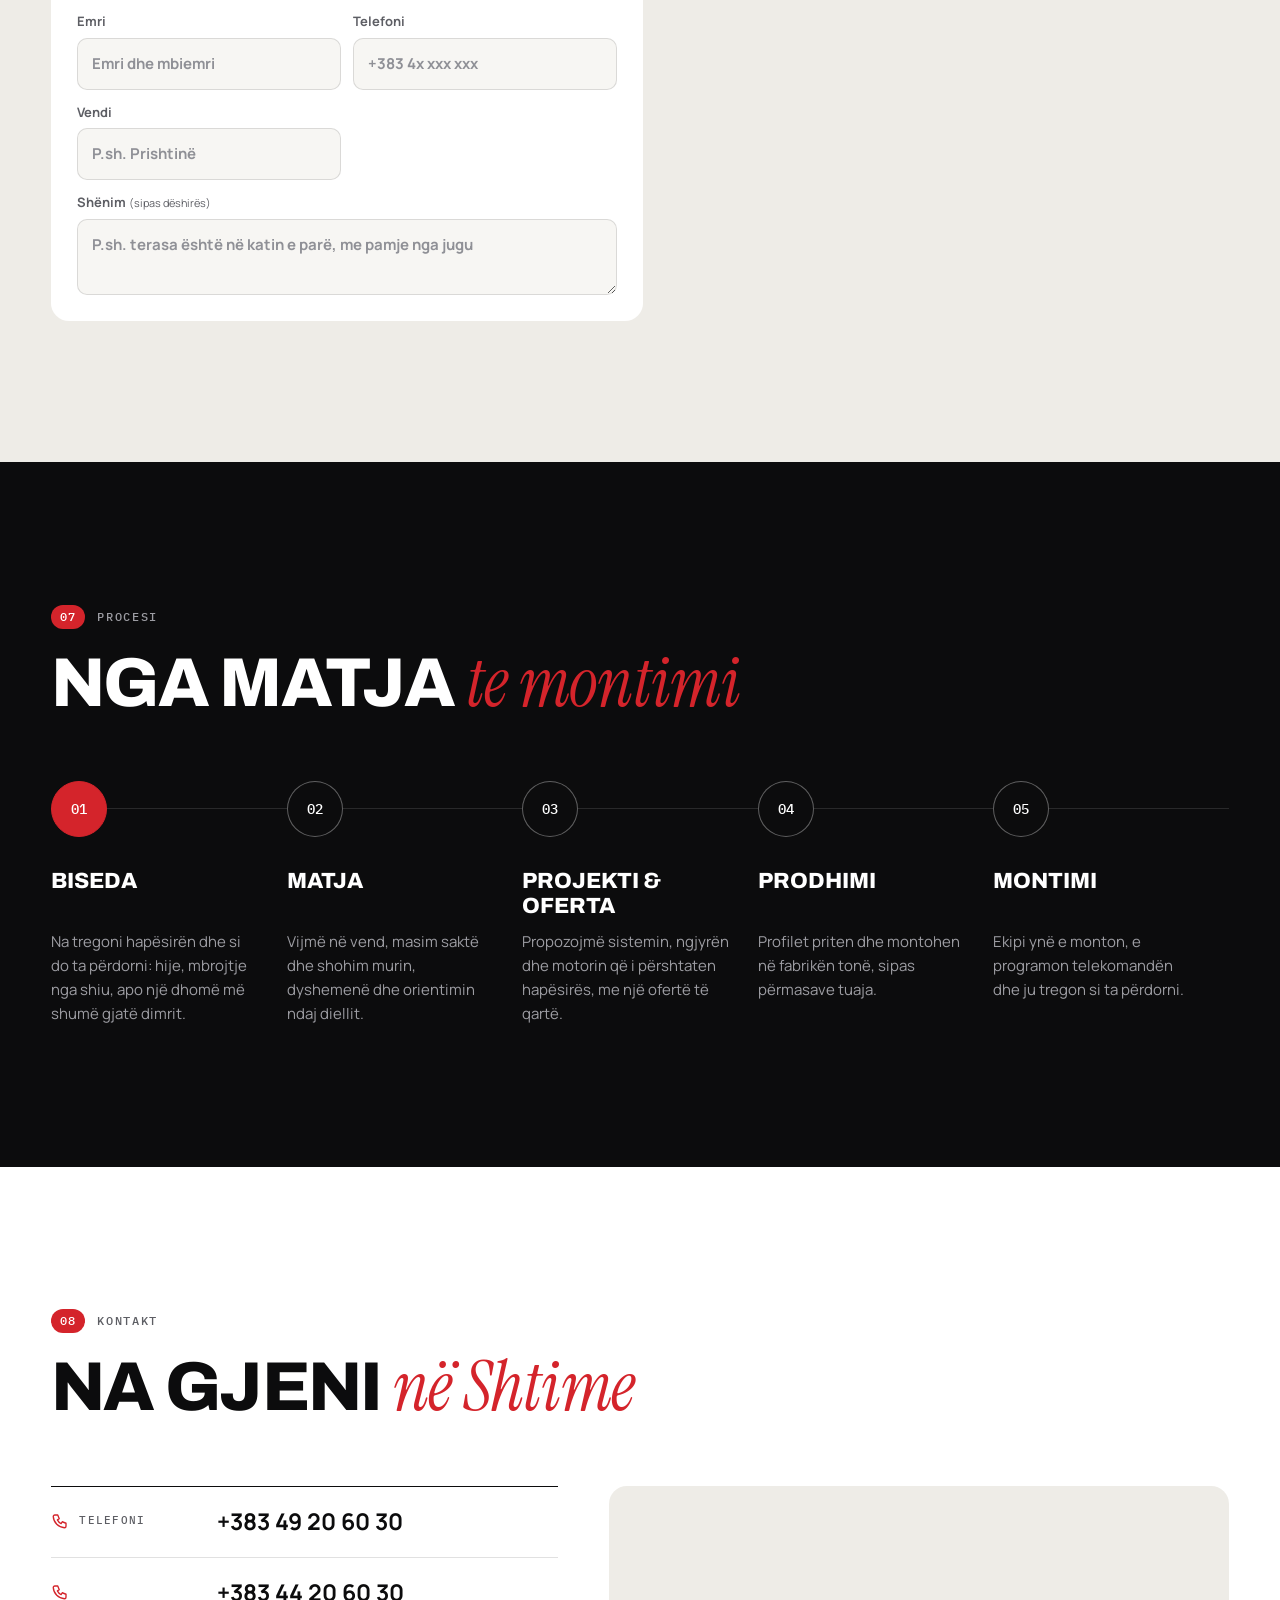
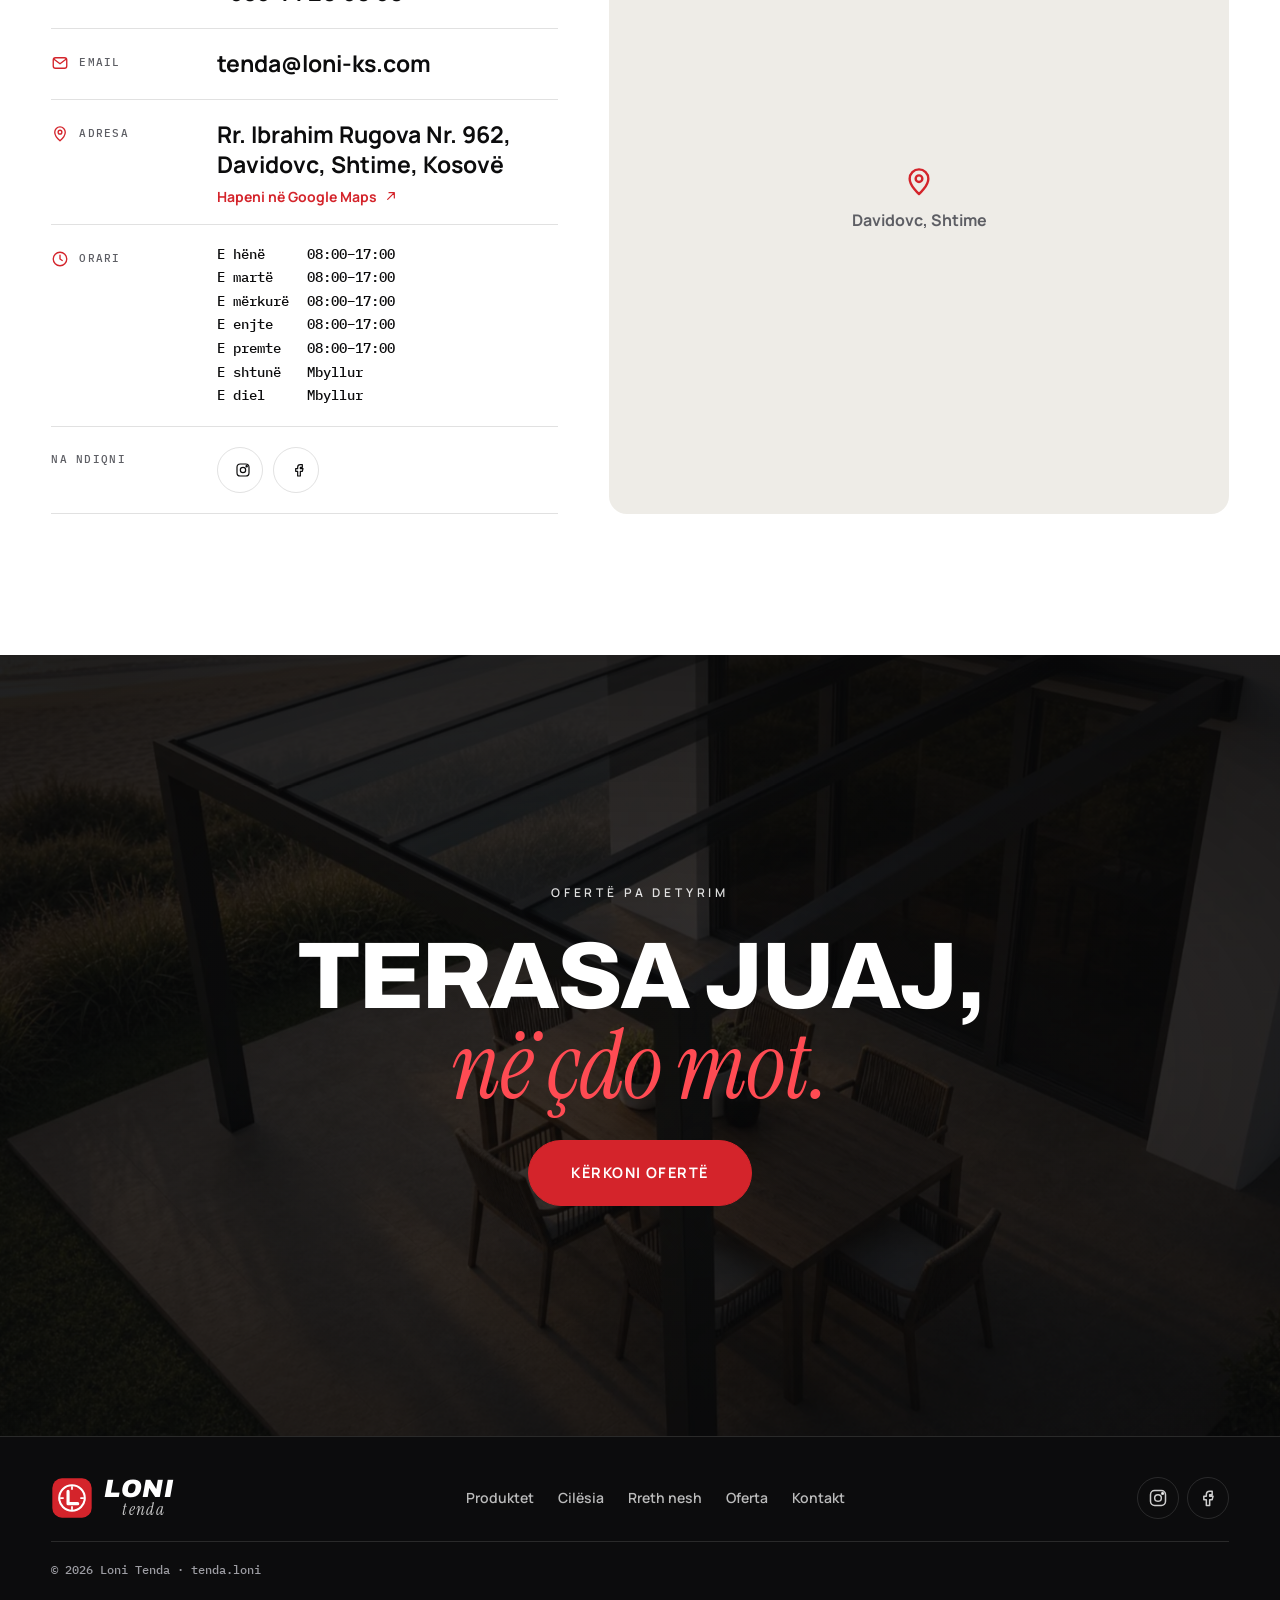
<file: tenda-perde/index.html>
<!doctype html>
<html lang="sq">
<head>
  <meta charset="utf-8" />
  <meta name="viewport" content="width=device-width, initial-scale=1" />
  <title>ZIP perde · Loni Tenda</title>
  <link rel="canonical" href="https://ariongj.github.io/LoniKS/" />
  <meta http-equiv="refresh" content="0; url=../#p-zip" />
  <script>location.replace("../#p-zip");</script>
</head>
<body>
  <p>Kjo faqe është zhvendosur: <a href="../#p-zip">ZIP perde · Loni Tenda</a></p>
</body>
</html>
</file>
<file: css/styles.css>
/* ==========================================================================
   Loni Tenda
   ========================================================================== */

/* Fonts are served with the site (Latin subset), so nothing is fetched from another server. */
@font-face { font-family: "Archivo"; font-style: italic; font-weight: 900; font-display: swap; src: url("../assets/fonts/archivo-italic-0.woff2") format("woff2"); }
@font-face { font-family: "Archivo"; font-style: normal; font-weight: 800 900; font-display: swap; src: url("../assets/fonts/archivo-normal-1.woff2") format("woff2"); }
@font-face { font-family: "IBM Plex Mono"; font-style: normal; font-weight: 500; font-display: swap; src: url("../assets/fonts/ibm-plex-mono-normal-0.woff2") format("woff2"); }
@font-face { font-family: "Instrument Serif"; font-style: italic; font-weight: 400; font-display: swap; src: url("../assets/fonts/instrument-serif-italic-0.woff2") format("woff2"); }
@font-face { font-family: "Instrument Serif"; font-style: normal; font-weight: 400; font-display: swap; src: url("../assets/fonts/instrument-serif-normal-1.woff2") format("woff2"); }
@font-face { font-family: "Manrope"; font-style: normal; font-weight: 400 700; font-display: swap; src: url("../assets/fonts/manrope-normal-0.woff2") format("woff2"); }

:root {
  --studio: radial-gradient(95% 75% at 50% 58%, #f6f4f0 0%, #e7e4dd 62%, #dcd8d0 100%);
  --black: #0c0c0d;
  --ink: #111113;
  --ink-3: #202024;
  --white: #fff;
  --paper: #f7f6f3;
  --stone: #eeece7;
  --stone-2: #e2dfd8;
  --red: #d4242b;
  --red-2: #e8373e;
  --red-deep: #a9171d;
  --ral: #383e42;
  --muted: #9d9da3;
  --muted-dark: #5d5e64;
  --line: rgba(255, 255, 255, .12);
  --line-dark: rgba(12, 12, 13, .12);

  --display: "Archivo", "Arial Black", Impact, sans-serif;
  --serif: "Instrument Serif", "Times New Roman", serif;
  --sans: "Manrope", system-ui, -apple-system, "Segoe UI", sans-serif;
  --mono: "IBM Plex Mono", ui-monospace, "SFMono-Regular", Menlo, monospace;

  --radius: 18px;
  --gutter: clamp(16px, 4vw, 56px);
  --max: 1360px;
  --header-h: 84px;
  --ease: cubic-bezier(.2, .7, .1, 1);
  --ease-io: cubic-bezier(.65, 0, .35, 1);
}

*, *::before, *::after { box-sizing: border-box; }
html { scroll-behavior: smooth; scroll-padding-top: 90px; -webkit-text-size-adjust: 100%; }
body {
  margin: 0; background: var(--black); color: var(--white);
  font: 400 16px/1.6 var(--sans);
  -webkit-font-smoothing: antialiased; text-rendering: optimizeLegibility;
  overflow-x: hidden;
}
body.viewer-open { overflow: hidden; }
[hidden] { display: none !important; }
img, svg { display: block; max-width: 100%; }
img { height: auto; }
a { color: inherit; text-decoration: none; }
button, input, select, textarea { font: inherit; color: inherit; }
button { cursor: pointer; }
h1, h2, h3, h4, p { margin: 0; }
h1, h2, h3, h4 { font-weight: 400; }
ul, ol { margin: 0; padding: 0; list-style: none; }
dl, dd { margin: 0; }
fieldset { border: 0; margin: 0; padding: 0; min-width: 0; }
legend { padding: 0; }
.container { width: 100%; max-width: var(--max); margin: 0 auto; padding: 0 var(--gutter); }
.i { width: 20px; height: 20px; flex: none; fill: none; stroke: currentColor; stroke-width: 1.8; stroke-linecap: round; stroke-linejoin: round; }
:focus-visible { outline: 2px solid var(--red); outline-offset: 3px; border-radius: 6px; }
::selection { background: var(--red); color: #fff; }

.skip-link {
  position: fixed; top: 10px; left: 10px; z-index: 400; padding: 10px 16px; border-radius: 999px;
  background: var(--red); color: #fff; font-weight: 700; transform: translateY(-200%); transition: transform .2s;
}
.skip-link:focus { transform: none; }

/* ---------- Buttons ---------- */
.btn {
  --bg: transparent; --fg: currentColor; --bd: currentColor;
  position: relative; display: inline-flex; align-items: center; justify-content: center; gap: 10px;
  min-height: 48px; padding: 0 24px; border-radius: 999px;
  border: 1.5px solid var(--bd); background: var(--bg); color: var(--fg);
  font: 700 13px/1 var(--sans); letter-spacing: .1em; text-transform: uppercase; white-space: nowrap;
  transition: background .3s var(--ease), color .3s, border-color .3s, box-shadow .3s, transform .2s;
}
.btn .i { width: 18px; height: 18px; transition: transform .35s var(--ease); }
.btn:hover .i { transform: translateX(4px); }
.btn:active { transform: scale(.97); }
.btn--lg { min-height: 56px; padding: 0 30px; font-size: 13.5px; }
.btn--xl { min-height: 66px; padding: 0 42px; font-size: 14.5px; }
.btn--block { width: 100%; }
.btn--red { --bg: var(--red); --fg: #fff; --bd: var(--red); }
.btn--red:hover { --bg: var(--red-2); --bd: var(--red-2); box-shadow: 0 16px 36px -16px rgba(212, 36, 43, .9); }
.btn--glass { --fg: #fff; --bd: rgba(255, 255, 255, .45); --bg: rgba(255, 255, 255, .08); -webkit-backdrop-filter: blur(10px); backdrop-filter: blur(10px); }
.btn--glass:hover { --bd: #fff; --bg: rgba(255, 255, 255, .16); }
.btn--line { --bd: color-mix(in srgb, currentColor 26%, transparent); }
.btn--line:hover { --bd: currentColor; }
.btn--line:hover .i { transform: none; }
.sheet__alt .btn--line { min-height: 42px; padding: 0 16px; font-size: 11.5px; }
[data-magnetic] { transition: transform .35s var(--ease), background .3s, color .3s, border-color .3s, box-shadow .3s; }

.round {
  display: grid; place-items: center; width: 52px; height: 52px; border-radius: 50%;
  border: 1.5px solid var(--line-dark); background: none; transition: background .25s, border-color .25s, color .25s;
}
.round--glass { border-color: rgba(255, 255, 255, .4); background: rgba(12, 12, 13, .25); -webkit-backdrop-filter: blur(10px); backdrop-filter: blur(10px); color: #fff; }
.round--glass:hover { background: #fff; color: var(--black); border-color: #fff; }

/* ---------- Type ---------- */
.eyebrow {
  display: flex; flex-wrap: wrap; align-items: center; gap: 12px;
  font: 600 12px/1.4 var(--sans); letter-spacing: .32em; text-transform: uppercase; color: rgba(255, 255, 255, .86);
}
.eyebrow > i { width: 28px; height: 1.5px; background: var(--red); font-size: 0; }
.hero__kicker { margin-bottom: 26px; }
.hero__lines { display: block; }
.eyebrow--center { justify-content: center; }
.kicker {
  display: inline-flex; align-items: center; gap: 12px;
  font: 500 12px/1 var(--mono); letter-spacing: .14em; text-transform: uppercase; color: var(--muted);
}
.kicker__n { display: inline-grid; place-items: center; min-width: 34px; height: 24px; padding: 0 8px; border-radius: 999px; background: var(--red); color: #fff; }
.h2 {
  font: 800 clamp(36px, 5.4vw, 76px)/.98 var(--display);
  letter-spacing: -.025em; text-transform: uppercase; margin-top: 20px;
}
.h2--xl { font-size: clamp(42px, 7vw, 108px); }
.h2 em { white-space: nowrap; }
.h2 em, .hero__title em, .finale__title em {
  font-family: var(--serif); font-style: italic; font-weight: 400;
  text-transform: none; letter-spacing: -.01em; color: var(--red);
}
.lead { margin-top: 22px; font-size: 18px; line-height: 1.65; color: var(--muted-dark); max-width: 560px; }
.section-head { margin-bottom: clamp(36px, 5vw, 64px); max-width: 860px; }
.section-head--row { display: flex; align-items: flex-end; justify-content: space-between; gap: 24px 60px; flex-wrap: wrap; max-width: none; }
.section-head__lead { margin-top: 20px; max-width: 480px; font-size: 17px; color: var(--muted-dark); }

/* ---------- Reveal ---------- */
.reveal { opacity: 0; transform: translateY(28px); transition: opacity .9s var(--ease), transform .9s var(--ease); }
.reveal.is-in { opacity: 1; transform: none; }

/* ==========================================================================
   Loader
   ========================================================================== */
.loader { position: fixed; inset: 0; z-index: 500; display: grid; place-items: center; transition: visibility 0s 1.3s; animation: loaderSafety 0s linear 4s forwards; }
/* safety net: if the script never runs, the loader still gets out of the way */
@keyframes loaderSafety { to { visibility: hidden; pointer-events: none; } }
.loader__mark { width: 64px; height: 64px; animation: pop .7s var(--ease) both; }
@keyframes pop { from { transform: scale(.6); opacity: 0; } to { transform: none; opacity: 1; } }
.loader__slats { position: absolute; inset: 0; z-index: -1; display: grid; grid-template-rows: repeat(8, 1fr); perspective: 1400px; pointer-events: none; }
.loader__slats i { display: block; margin-bottom: -1px; background: var(--black); transform-origin: center; transition: transform .9s var(--ease-io); }
.loader.is-done { visibility: hidden; pointer-events: none; }
.loader.is-done .loader__mark { animation: markOut .25s var(--ease) forwards; }
@keyframes markOut { to { opacity: 0; transform: scale(.8); } }
.loader.is-done .loader__slats i { transform: rotateX(90deg); }
.loader.is-done .loader__slats i:nth-child(1) { transition-delay: 0.15s; }
.loader.is-done .loader__slats i:nth-child(2) { transition-delay: 0.20s; }
.loader.is-done .loader__slats i:nth-child(3) { transition-delay: 0.25s; }
.loader.is-done .loader__slats i:nth-child(4) { transition-delay: 0.30s; }
.loader.is-done .loader__slats i:nth-child(5) { transition-delay: 0.35s; }
.loader.is-done .loader__slats i:nth-child(6) { transition-delay: 0.40s; }
.loader.is-done .loader__slats i:nth-child(7) { transition-delay: 0.45s; }
.loader.is-done .loader__slats i:nth-child(8) { transition-delay: 0.50s; }


/* ---------- Scroll progress ---------- */
.progress { position: fixed; top: 0; left: 0; right: 0; z-index: 260; height: 3px; pointer-events: none; }
.progress span { display: block; height: 100%; background: var(--red); transform-origin: left; transform: scaleX(0); }

/* ==========================================================================
   Header
   ========================================================================== */
.header { position: fixed; inset: 0 0 auto; z-index: 200; transition: background .4s, box-shadow .4s, backdrop-filter .4s; }
.header::before { content: ""; position: absolute; inset: 0 0 -40px; background: linear-gradient(180deg, rgba(0, 0, 0, .55), transparent); pointer-events: none; transition: opacity .4s; }
.header.is-scrolled { background: rgba(12, 12, 13, .86); -webkit-backdrop-filter: blur(16px) saturate(1.3); backdrop-filter: blur(16px) saturate(1.3); box-shadow: 0 1px 0 var(--line); }
.header.is-scrolled::before { opacity: 0; }
.header__bar {
  position: relative; display: flex; align-items: center; justify-content: space-between; gap: 20px;
  height: var(--header-h); max-width: calc(var(--max) + 120px); margin: 0 auto; padding: 0 var(--gutter);
}
.brand { display: flex; align-items: center; gap: 11px; }
.brand__badge { width: 42px; height: 42px; transition: transform .6s var(--ease); }
.brand:hover .brand__badge { transform: rotate(-8deg) scale(1.05); }
.brand__word { display: grid; line-height: 1; }
.brand__word b { font: italic 900 25px/.9 var(--display); letter-spacing: .02em; }
.brand__word i { font: italic 400 17px/1 var(--serif); letter-spacing: .08em; color: rgba(255, 255, 255, .78); margin: 1px 0 0 18px; }

.nav { display: flex; align-items: center; gap: 2px; }
.nav a:not(.btn) { position: relative; padding: 10px 14px; font-weight: 600; font-size: 14.5px; letter-spacing: .01em; }
.nav a:not(.btn) span { position: relative; }
.nav a:not(.btn) span::after { content: ""; position: absolute; left: 0; right: 0; bottom: -5px; height: 2px; background: var(--red); transform: scaleX(0); transform-origin: right; transition: transform .35s var(--ease); }
.nav a:not(.btn):hover span::after { transform: scaleX(1); transform-origin: left; }
.nav__cta { display: none; }
.header__tools { display: flex; align-items: center; gap: 12px; }
.header__phone { display: inline-flex; align-items: center; gap: 8px; font: 600 14px/1 var(--sans); white-space: nowrap; }
.header__phone .i { width: 17px; height: 17px; color: var(--red); }
.header__phone:hover { color: #fff; text-decoration: underline; text-underline-offset: 4px; }
.lang { display: flex; padding: 3px; border-radius: 999px; border: 1px solid rgba(255, 255, 255, .22); }
.lang button { min-width: 38px; height: 30px; border: 0; border-radius: 999px; background: none; font: 700 12px/1 var(--sans); letter-spacing: .06em; color: rgba(255, 255, 255, .7); }
.lang button[aria-pressed="true"] { background: #fff; color: var(--black); }
.header__cta { min-height: 42px; padding: 0 20px; font-size: 12px; }

.burger { display: none; width: 46px; height: 46px; border: 1px solid rgba(255, 255, 255, .28); border-radius: 50%; background: rgba(12, 12, 13, .3); position: relative; }
.burger span { position: absolute; left: 14px; right: 14px; height: 2px; background: currentColor; transition: transform .35s var(--ease), top .35s var(--ease); }
.burger span:first-child { top: 18px; } .burger span:last-child { top: 26px; }
.menu-open .burger span:first-child { top: 22px; transform: rotate(45deg); }
.menu-open .burger span:last-child { top: 22px; transform: rotate(-45deg); }

/* ==========================================================================
   Hero
   ========================================================================== */
.hero { position: relative; min-height: 100vh; min-height: 100svh; overflow: hidden; background: var(--black); isolation: isolate; display: flex; }
.hero__media { position: absolute; inset: 0; z-index: 0; overflow: hidden; }
.hero__img { position: absolute; inset: 0; background: center / cover no-repeat; }
.hero__img.is-zoom { animation: drift calc(var(--slide, 4.5s) + 1.5s) linear both; }
@keyframes drift { from { transform: scale(1); } to { transform: scale(1.06); } }
.hero__slats { position: absolute; inset: 0; perspective: 1800px; pointer-events: none; }
.hero__slats i {
  position: absolute; left: 0; right: 0; display: block; background-repeat: no-repeat;
  transform-origin: center; transform: rotateX(-88deg); opacity: .2; backface-visibility: hidden;
}
.hero__slats.is-on i { animation: louvre var(--slat, .7s) var(--ease-io) both; }
@keyframes louvre {
  0% { transform: rotateX(-88deg); opacity: .2; filter: brightness(.4); }
  70% { filter: brightness(1.12); }
  100% { transform: rotateX(0); opacity: 1; filter: none; }
}
.hero__shade {
  position: absolute; inset: 0; z-index: 1; pointer-events: none;
  background:
    linear-gradient(90deg, rgba(8, 8, 9, .82) 0%, rgba(8, 8, 9, .5) 38%, rgba(8, 8, 9, .08) 70%),
    linear-gradient(0deg, rgba(8, 8, 9, .78) 0%, transparent 34%);
}
.hero.is-empty .hero__media { background: radial-gradient(120% 90% at 80% 20%, #2a2a2e, var(--black)); }
.hero__inner {
  position: relative; z-index: 2; width: 100%; max-width: calc(var(--max) + 120px); margin: 0 auto;
  display: flex; flex-direction: column; justify-content: space-between; gap: 40px;
  padding: calc(var(--header-h) + clamp(40px, 12vh, 140px)) var(--gutter) clamp(24px, 4vh, 40px);
}
.hero__copy { max-width: min(800px, 62vw); }
.hero__title {
  margin-top: 0; font: 800 clamp(48px, min(7vw, 11vh), 112px)/.92 var(--display);
  letter-spacing: -.03em; text-transform: uppercase; color: #fff;
}
.hero__title .line { display: block; overflow: hidden; padding: .16em 0 .06em; margin-top: -.16em; }
.hero__title .line > span { display: block; animation: rise 1.1s var(--ease) both; animation-delay: .75s; }
.hero__title .line:nth-child(2) > span { animation-delay: .87s; }
.hero__title em { font-size: 1.08em; letter-spacing: -.02em; }
@keyframes rise { from { transform: translateY(110%); } to { transform: none; } }
.hero__lead { margin-top: 26px; font-size: clamp(16px, 1.25vw, 18.5px); color: rgba(255, 255, 255, .84); max-width: 520px; }
.hero__actions { display: flex; flex-wrap: wrap; gap: 12px; margin-top: 36px; }

.hero__foot { display: flex; align-items: flex-end; justify-content: space-between; gap: 24px; }
.slides { display: grid; grid-auto-flow: column; grid-auto-columns: minmax(0, 190px); gap: 18px; }
.slides__item { display: grid; gap: 10px; padding: 8px 0; border: 0; background: none; text-align: left; color: rgba(255, 255, 255, .6); font: 600 13px/1.3 var(--sans); transition: color .3s; }
.slides__item i { display: block; height: 2px; background: rgba(255, 255, 255, .25); overflow: hidden; }
.slides__item b { display: block; height: 100%; background: #fff; transform: scaleX(0); transform-origin: left; }
.slides__item[aria-pressed="true"] { color: #fff; }
.slides__item[aria-pressed="true"] b { transform: scaleX(1); }
.slides__item.is-run b { transform: scaleX(0); animation: bar var(--slide, 4.5s) linear forwards; }
@keyframes bar { to { transform: scaleX(1); } }
.slides__item:hover { color: #fff; }
.hero__ctrl { display: flex; gap: 10px; }

/* Proof bar */
.proof { display: grid; grid-template-columns: repeat(4, 1fr); border-bottom: 1px solid var(--line); background: var(--black); }
.proof li { display: grid; gap: 6px; padding: 30px var(--gutter); border-right: 1px solid var(--line); }
.proof li:last-child { border-right: 0; }
.proof b { font: 800 clamp(26px, 2.6vw, 38px)/1 var(--display); letter-spacing: -.02em; }
.proof li:first-child b { color: var(--red); }
.proof li:last-child b { font-size: clamp(18px, 1.75vw, 28px); line-height: 1.35; white-space: nowrap; }
.proof li > span { font-size: 13.5px; color: var(--muted); }

/* ==========================================================================
   Intro
   ========================================================================== */
.intro { padding: clamp(84px, 10vw, 150px) 0 clamp(70px, 8vw, 120px); }
.manifesto {
  margin-top: 30px; max-width: 1180px;
  font: 400 clamp(28px, 3.7vw, 54px)/1.16 var(--serif); letter-spacing: -.01em;
}
.manifesto span { color: rgba(255, 255, 255, .36); transition: color .4s; }
.manifesto span.on { color: #fff; }
.materials { display: grid; grid-template-columns: repeat(4, 1fr); margin-top: clamp(50px, 6vw, 84px); border-top: 1px solid var(--line); }
.material { padding: 30px 28px 6px 0; }
.material + .material { padding-left: 28px; border-left: 1px solid var(--line); }
.material__i { width: 40px; height: 40px; fill: none; stroke: var(--red-2); stroke-width: 1.8; stroke-linecap: round; stroke-linejoin: round; }
.material__t { margin-top: 20px; font: 800 19px/1.15 var(--display); text-transform: uppercase; letter-spacing: .01em; }
.material__d { margin-top: 10px; font-size: 14.5px; line-height: 1.55; color: var(--muted); }

/* ==========================================================================
   Feature
   ========================================================================== */
.feature { padding: clamp(90px, 11vw, 150px) 0; background: #fff; color: var(--black); }
.feature .kicker { color: var(--muted-dark); }
.feature__grid {
  display: grid; grid-template-columns: minmax(0, .8fr) minmax(0, 1.2fr); column-gap: clamp(30px, 5vw, 80px);
  grid-template-areas: "head stage" "details stage"; grid-template-rows: auto 1fr; align-items: start;
}
.feature__head { grid-area: head; }
.feature__details { grid-area: details; }
.configs { grid-area: stage; align-self: center; min-width: 0; }
.feature__actions { display: flex; flex-wrap: wrap; gap: 12px; margin-top: 34px; }
.specs { display: grid; margin-top: 30px; border-top: 1.5px solid var(--black); }
.specs div { display: grid; grid-template-columns: 150px 1fr; gap: 16px; padding: 13px 0; border-bottom: 1px solid var(--line-dark); }
.specs dt { font: 500 11px/1.6 var(--mono); letter-spacing: .12em; text-transform: uppercase; color: var(--muted-dark); }
.specs dd { font-weight: 700; font-size: 15px; }
.configs__stage { position: relative; aspect-ratio: 4 / 3; border-radius: 26px; background: var(--studio); overflow: hidden; touch-action: pan-y; }
.configs__imgs { position: absolute; inset: 7% 6% 11%; }
.configs__imgs img { position: absolute; inset: 0; width: 100%; height: 100%; object-fit: contain; mix-blend-mode: multiply; opacity: 0; transform: translateY(16px) scale(.97); transition: opacity .55s var(--ease), transform .8s var(--ease); }
.configs__imgs img.is-on { opacity: 1; transform: none; }
.configs__label { position: absolute; left: 26px; bottom: 24px; font: 500 11.5px/1 var(--mono); letter-spacing: .12em; text-transform: uppercase; color: var(--muted-dark); }
.configs__nav { position: absolute; right: 18px; bottom: 16px; display: flex; gap: 8px; }
.configs__nav .round { width: 46px; height: 46px; background: rgba(255, 255, 255, .7); border-color: transparent; }
.configs__nav .round:hover { background: var(--black); color: #fff; }
.configs__tabs { display: flex; flex-wrap: wrap; gap: 8px; margin-top: 18px; }
.configs__tabs button {
  height: 42px; padding: 0 18px; border-radius: 999px; border: 1.5px solid var(--line-dark); background: none;
  font: 700 13px/1 var(--sans); transition: background .25s, color .25s, border-color .25s;
}
.configs__tabs button:hover { border-color: var(--black); }
.configs__tabs button[aria-pressed="true"] { background: var(--black); border-color: var(--black); color: #fff; }

/* ==========================================================================
   Products
   ========================================================================== */
.products { padding: clamp(90px, 11vw, 150px) 0; background: var(--stone); color: var(--black); }
.products .kicker { color: var(--muted-dark); }
.catalog { display: grid; grid-template-columns: repeat(3, 1fr); gap: 20px; }
.card { display: flex; flex-direction: column; border-radius: var(--radius); overflow: hidden; background: #fff; transition: box-shadow .5s var(--ease), transform .5s var(--ease), opacity .9s var(--ease); }
.card:hover { box-shadow: 0 30px 60px -36px rgba(12, 12, 13, .5); }
.card--wide { grid-column: span 2; flex-direction: row; }
.card--wide .card__media { flex: 1.25; aspect-ratio: auto; min-height: 420px; }
.card--wide .card__body { flex: 1; padding: 34px; justify-content: center; }
.card--wide .card__title { font-size: clamp(26px, 2.4vw, 34px); }
.card--wide .card__text { flex: none; }
.card--wide .card__keys { margin-top: 22px; }
.card--list { grid-column: span var(--span3, 1); padding: 30px 30px 14px; background: var(--black); color: #fff; }
.card--list:hover { box-shadow: none; }
.card--list .card__title { margin-top: 0; font-size: clamp(24px, 2.2vw, 30px); }
.card--list .card__text { flex: none; margin-top: 10px; color: var(--muted); }
.card__media:focus-visible { outline-offset: -4px; }
.card__media { position: relative; display: block; width: 100%; aspect-ratio: 4 / 3; padding: 0; border: 0; overflow: hidden; background: var(--stone-2); cursor: zoom-in; }
.card__media img { width: 100%; height: 100%; object-fit: cover; transition: transform 1.2s var(--ease); }
.card__media--render { background: var(--studio); }
.card__media--render img { object-fit: contain; padding: 22px; mix-blend-mode: multiply; }
.card:hover .card__media img { transform: scale(1.05); }
.card__count {
  position: absolute; right: 14px; bottom: 14px; display: inline-flex; align-items: center; gap: 6px; height: 30px; padding: 0 11px;
  border-radius: 999px; background: rgba(12, 12, 13, .7); -webkit-backdrop-filter: blur(8px); backdrop-filter: blur(8px); color: #fff; font: 600 12px/1 var(--sans);
}
.card__count .i { width: 15px; height: 15px; }
.card__body { display: flex; flex-direction: column; flex: 1; padding: 24px 24px 22px; }
.card__cat { font: 500 11px/1 var(--mono); letter-spacing: .14em; text-transform: uppercase; color: var(--red); }
.card__title { margin-top: 10px; font: 800 22px/1.05 var(--display); text-transform: uppercase; letter-spacing: -.01em; }
.card__text { margin-top: 12px; font-size: 14.5px; color: var(--muted-dark); flex: 1; }
.card__keys { display: grid; gap: 6px; margin-top: 16px; padding-top: 14px; border-top: 1px solid var(--line-dark); font-size: 13.5px; font-weight: 700; }
.card__keys li { display: grid; grid-template-columns: 92px minmax(0, 1fr); column-gap: 8px; align-items: baseline; }
.card__keys span { font: 500 10.5px/1.5 var(--mono); letter-spacing: .1em; text-transform: uppercase; color: var(--muted-dark); }
.card__keys b { font-weight: 700; }
.card__actions { display: flex; align-items: center; justify-content: space-between; gap: 12px; margin-top: 20px; }
.card__cta, .card__more {
  display: inline-flex; align-items: center; gap: 8px; padding: 0 0 6px; border: 0; background: none;
  font: 700 12.5px/1 var(--sans); letter-spacing: .08em; text-transform: uppercase; color: var(--black);
}
.card__cta { border-bottom: 2px solid var(--red); }
.card__more { color: var(--muted-dark); }
.card__cta .i, .card__more .i { width: 16px; height: 16px; transition: transform .35s var(--ease); }
.card__cta:hover .i { transform: translateX(4px); }
.card__more:hover { color: var(--black); }
.card__more:hover .i { transform: rotate(90deg); }

.more__list { flex: 1; display: grid; grid-auto-rows: 1fr; margin-top: 20px; border-top: 1px solid var(--line); }
.more__list li { display: flex; align-items: center; justify-content: space-between; gap: 20px; padding: 16px 0; border-bottom: 1px solid var(--line); }
.more__list li:last-child { border-bottom: 0; }
.more__list h4 { font: 800 17px/1.15 var(--display); text-transform: uppercase; }
.more__list p { margin-top: 5px; font-size: 13.5px; line-height: 1.5; color: var(--muted); }
.more__list .card__cta { flex: none; color: #fff; }

/* ==========================================================================
   Side closures
   ========================================================================== */
.closures { padding: clamp(90px, 11vw, 150px) 0; background: var(--black); }
.closures .section-head__lead { color: var(--muted); }
.closures__grid { display: grid; grid-template-columns: repeat(3, 1fr); grid-auto-rows: clamp(240px, 24vw, 320px); gap: 16px; }
.tile { position: relative; overflow: hidden; border-radius: var(--radius); background: var(--ink-3); }
.tile:first-child, .tile:last-child { grid-column: span 2; }
.tile img { width: 100%; height: 100%; object-fit: cover; transition: transform 1.2s var(--ease); }
.tile:hover img { transform: scale(1.05); }
.tile::after { content: ""; position: absolute; inset: 0; background: linear-gradient(0deg, rgba(8, 8, 9, .82), transparent 55%); pointer-events: none; }
.tile__cap { position: absolute; left: 22px; right: 22px; bottom: 20px; z-index: 1; display: flex; align-items: flex-end; gap: 14px; flex-wrap: wrap; }
.tile__n { font: 500 12px/1.6 var(--mono); color: var(--red-2); }
.tile h3 { flex: 1; font: 800 clamp(20px, 2vw, 28px)/1 var(--display); text-transform: uppercase; }
.tile__link { display: inline-flex; align-items: center; gap: 6px; padding: 0 0 4px; border: 0; border-bottom: 1.5px solid var(--red); background: none; font: 700 12px/1 var(--sans); letter-spacing: .08em; text-transform: uppercase; color: #fff; }
.tile__link .i { width: 15px; height: 15px; }

/* ==========================================================================
   Quality
   ========================================================================== */
.quality { padding: clamp(90px, 11vw, 150px) 0; background: #fff; color: var(--black); }
.quality .kicker { color: var(--muted-dark); }
.quality__head { max-width: 1000px; margin-bottom: clamp(40px, 5vw, 64px); }
.certs { display: grid; grid-template-columns: repeat(5, 1fr); gap: 14px; }
.cert {
  position: relative; display: grid; align-content: start; gap: 10px; min-height: 250px; padding: 26px 22px 22px 34px;
  background: var(--paper); border: 1px solid var(--line-dark); border-radius: 6px; overflow: hidden;
  transition: transform .5s var(--ease), box-shadow .5s var(--ease), opacity .9s var(--ease);
}
.cert::before { content: ""; position: absolute; left: 0; top: 0; bottom: 0; width: 10px; background: var(--red); }
.cert::after { content: ""; position: absolute; left: 10px; top: 0; bottom: 0; width: 2px; background: repeating-linear-gradient(180deg, #fff 0 6px, transparent 6px 12px); opacity: .7; }
.cert:hover { transform: translateY(-6px) rotate(-.6deg); box-shadow: 0 30px 50px -30px rgba(12, 12, 13, .5); }
.cert__issuer { font: 500 10.5px/1 var(--mono); letter-spacing: .16em; text-transform: uppercase; color: var(--red); }
.cert__code { margin-top: 14px; font: 800 clamp(20px, 1.7vw, 26px)/1.05 var(--display); letter-spacing: -.01em; }
.cert__code span { display: block; }
.cert__label { font-size: 14px; color: var(--muted-dark); }
.cert__seal { position: absolute; right: 18px; bottom: 18px; width: 38px; height: 38px; opacity: .9; }
.quality__holder { margin-top: 26px; font: 500 12.5px/1.6 var(--mono); color: var(--muted-dark); }

/* ==========================================================================
   Story: 20 years
   ========================================================================== */
.story { padding: clamp(90px, 11vw, 150px) 0; background: var(--black); overflow: hidden; }
.story__grid { display: grid; grid-template-columns: minmax(0, 1.1fr) minmax(0, .9fr); gap: clamp(30px, 5vw, 80px); align-items: center; }
.story__num { position: relative; }
.story__num span {
  display: block; font: 900 clamp(220px, 34vw, 520px)/.78 var(--display); letter-spacing: -.07em;
  color: var(--red); margin-left: -.04em;
}
.story__num.has-photo span {
  color: transparent; background-position: center; background-size: cover; background-repeat: no-repeat; -webkit-background-clip: text; background-clip: text;
  -webkit-text-stroke: 1px rgba(255, 255, 255, .14);
}
.story__copy .lead { color: var(--muted); }
.story__photos { display: grid; grid-template-columns: 1fr 1fr; gap: 12px; margin-top: 30px; }
.story__photos:empty { display: none; }
.story__photos figure { margin: 0; position: relative; overflow: hidden; border-radius: 12px; aspect-ratio: 4 / 3; }
.story__photos img { width: 100%; height: 100%; object-fit: cover; }
.story__photos figcaption { position: absolute; left: 12px; bottom: 10px; font: 600 12px/1 var(--sans); text-shadow: 0 1px 8px rgba(0, 0, 0, .7); }

/* ==========================================================================
   Quote builder
   ========================================================================== */
.offer { padding: clamp(90px, 11vw, 150px) 0; background: var(--stone); color: var(--black); }
.offer .kicker { color: var(--muted-dark); }
.offer__grid { display: grid; grid-template-columns: minmax(0, 1.05fr) minmax(0, .95fr); gap: clamp(24px, 4vw, 56px); align-items: start; }
.steps { display: grid; gap: 14px; }
.step { padding: 26px; border-radius: var(--radius); background: #fff; }
.step legend { float: left; width: 100%; display: flex; align-items: center; gap: 12px; margin-bottom: 18px; font: 800 18px/1 var(--display); text-transform: uppercase; }
.step legend + * { clear: both; }
.step__n { display: grid; place-items: center; width: 30px; height: 30px; border-radius: 50%; background: var(--red); color: #fff; font: 500 13px/1 var(--mono); }
.step__label { clear: both; margin: 20px 0 10px; font: 500 11px/1 var(--mono); letter-spacing: .12em; text-transform: uppercase; color: var(--muted-dark); }
.step legend + .step__label { margin-top: 0; }

.pick { display: grid; gap: 12px; }
.pick__tiles { display: grid; grid-template-columns: repeat(3, 1fr); gap: 8px; }
.pick__pills { display: flex; flex-wrap: wrap; gap: 6px; }
.pick__pills:empty { display: none; }
.pick__pill { height: 38px; padding: 0 14px; border-radius: 999px; border: 1.5px solid var(--line-dark); background: none; font: 700 12.5px/1 var(--sans); transition: border-color .2s, background .2s, color .2s; }
.pick__pill:hover { border-color: var(--black); }
.pick__pill[aria-pressed="true"] { background: var(--red); border-color: var(--red); color: #fff; }
.pick__item {
  display: grid; gap: 8px; padding: 6px 6px 10px; border-radius: 12px; text-align: left;
  border: 1.5px solid var(--line-dark); background: #fff; color: var(--black);
  font: 700 12.5px/1.2 var(--sans); transition: border-color .2s, box-shadow .2s, transform .2s;
}
.pick__item > span:last-child { padding: 0 4px; }
.pick__item img { width: 100%; aspect-ratio: 16 / 10; border-radius: 8px; object-fit: cover; background: var(--stone); }
.pick__item img.is-render { object-fit: contain; background: #fff; padding: 6px; }
.pick__item:hover { border-color: var(--black); }
.pick__item[aria-pressed="true"] { border-color: var(--red); box-shadow: 0 0 0 3px rgba(212, 36, 43, .18); }

.dims { display: grid; gap: 18px; }
.dim__row { display: flex; justify-content: space-between; align-items: baseline; margin-bottom: 4px; font-weight: 700; }
.dim__row output { font: 500 15px/1 var(--mono); color: var(--red); }
.range { -webkit-appearance: none; appearance: none; width: 100%; height: 28px; background: none; cursor: pointer; }
.range::-webkit-slider-runnable-track { height: 3px; border-radius: 3px; background: var(--stone-2); }
.range::-moz-range-track { height: 3px; border-radius: 3px; background: var(--stone-2); }
.range::-webkit-slider-thumb { -webkit-appearance: none; width: 22px; height: 22px; margin-top: -9.5px; border-radius: 50%; background: var(--red); border: 4px solid #fff; box-shadow: 0 0 0 1.5px var(--red), 0 4px 10px rgba(0, 0, 0, .2); }
.range::-moz-range-thumb { width: 16px; height: 16px; border-radius: 50%; background: var(--red); border: 4px solid #fff; box-shadow: 0 0 0 1.5px var(--red); }

.swatches { display: flex; flex-wrap: wrap; gap: 8px; }
.swatch {
  display: inline-flex; align-items: center; gap: 9px; height: 44px; padding: 0 14px 0 6px; border-radius: 999px;
  border: 1.5px solid var(--line-dark); background: none; font: 600 13px/1 var(--sans);
}
.swatch i { width: 32px; height: 32px; border-radius: 50%; background: var(--c); box-shadow: inset 0 0 0 1px rgba(0, 0, 0, .2); }
.swatch--stripe i { background: repeating-linear-gradient(90deg, var(--c) 0 5px, #f6efe1 5px 10px); }
.swatch small { font: 500 10.5px/1 var(--mono); color: var(--muted-dark); }
.swatch[aria-pressed="true"] { border-color: var(--red); box-shadow: 0 0 0 3px rgba(212, 36, 43, .14); }
.seg { display: flex; flex-wrap: wrap; gap: 6px; padding: 4px; border-radius: 14px; background: var(--stone); }
.seg button { flex: 1; min-height: 42px; padding: 0 14px; border: 0; border-radius: 10px; background: none; font: 700 13px/1 var(--sans); color: var(--muted-dark); white-space: nowrap; }
.seg button[aria-pressed="true"] { background: var(--black); color: #fff; }
.chips { display: flex; flex-wrap: wrap; gap: 8px; }
.chip { height: 40px; padding: 0 16px; border-radius: 999px; border: 1.5px solid var(--line-dark); background: none; font: 600 13px/1 var(--sans); }
.chip::before { content: "+ "; color: var(--muted-dark); }
.chip[aria-pressed="true"] { background: var(--red); border-color: var(--red); color: #fff; }
.chip[aria-pressed="true"]::before { content: "✓ "; color: #fff; }

.fields { display: grid; grid-template-columns: 1fr 1fr; gap: 12px; }
.field { display: grid; gap: 6px; font-size: 13px; font-weight: 700; color: var(--muted-dark); }
.field small { font-weight: 400; }
.field--wide { grid-column: 1 / -1; }
.field input, .field textarea {
  width: 100%; padding: 13px 14px; border-radius: 10px; border: 1.5px solid var(--line-dark); background: var(--paper);
  font-size: 15px; color: var(--black); resize: vertical; transition: border-color .2s, background .2s;
}
.field input::placeholder, .field textarea::placeholder { color: #8f9096; }
.field input:focus, .field textarea:focus { outline: none; border-color: var(--red); background: #fff; }
.field input[aria-invalid="true"] { border-color: var(--red); }

.sheet-wrap { position: sticky; top: calc(var(--header-h) + 16px); display: grid; gap: 12px; }
.sheet { position: relative; overflow: hidden; border-radius: 6px; background: #fff; color: var(--black); box-shadow: 0 40px 80px -46px rgba(12, 12, 13, .55); }
.sheet::before { content: ""; position: absolute; inset: 10px; border: 1.5px solid var(--black); pointer-events: none; }
.sheet__draw { position: relative; padding: 18px 18px 0; }
.plan { width: 100%; height: auto; color: var(--black); }
.sheet__view { position: absolute; right: 22px; top: 18px; font: 500 10px/1 var(--mono); letter-spacing: .08em; text-transform: uppercase; color: var(--muted-dark); }
.sheet__block { display: grid; grid-template-columns: 1fr 1fr; margin: 0 10px 10px; border-top: 1.5px solid var(--black); }
.sheet__block > div { padding: 9px 12px; border-bottom: 1px solid var(--line-dark); min-width: 0; }
.sheet__block > div:not(.sheet__title):not(.sheet__wide):nth-child(even) { border-right: 1px solid var(--line-dark); }
.sheet__title, .sheet__wide { grid-column: 1 / -1; }
.sheet__title { display: flex; align-items: center; justify-content: space-between; gap: 12px; background: var(--black); color: #fff; }
.sheet__block .sheet__title dt { display: flex; align-items: center; gap: 8px; font: italic 900 18px/1 var(--display); letter-spacing: .04em; color: #fff; }
.sheet__title dt svg { width: 22px; height: 22px; }
.sheet__block .sheet__title dd { margin: 0; font: 500 11px/1 var(--mono); letter-spacing: .1em; text-transform: uppercase; }
.sheet__title dd b { font-weight: 500; color: var(--red-2); }
.sheet__block dt { font: 500 9.5px/1 var(--mono); letter-spacing: .12em; text-transform: uppercase; color: var(--muted-dark); }
.sheet__block dd { margin: 5px 0 0; font: 500 13.5px/1.35 var(--mono); overflow-wrap: anywhere; }
.sheet__block dd .dot { display: inline-block; width: 10px; height: 10px; margin-right: 6px; border-radius: 50%; background: var(--c); box-shadow: inset 0 0 0 1px rgba(0, 0, 0, .3); vertical-align: -1px; }
.sheet__block dd .dot--stripe { background: repeating-linear-gradient(90deg, var(--c) 0 3px, #f6efe1 3px 6px); }
.sheet__block dd .sep { color: var(--muted); }
.sheet__stamp {
  position: absolute; right: 34px; top: 44%; display: grid; place-items: center; width: 126px; height: 126px; border-radius: 50%;
  border: 3px double var(--red); color: var(--red); font: italic 900 15px/1 var(--display); letter-spacing: .1em; text-transform: uppercase;
  transform: rotate(-14deg) scale(1.6); opacity: 0; pointer-events: none; transition: transform .35s cubic-bezier(.3, 1.6, .5, 1), opacity .2s;
  background: rgba(255, 255, 255, .78);
}
.sheet__stamp.is-on { opacity: .94; transform: rotate(-14deg) scale(1); }
.sheet__fine { font-size: 13px; color: var(--muted-dark); text-align: center; }
.sheet__alt { display: flex; flex-wrap: wrap; gap: 8px; justify-content: center; }
.form-error { padding: 12px 14px; border-radius: 10px; background: rgba(212, 36, 43, .1); color: var(--red-deep); font-size: 14px; font-weight: 700; }

/* Plan drawing */
.plan .p-grid { stroke: rgba(12, 12, 13, .06); stroke-width: 1; }
.plan .p-wall { fill: url(#pHatch); stroke: var(--black); stroke-width: 1.2; }
.plan .p-note { font: 500 9px var(--mono); letter-spacing: .14em; fill: var(--muted-dark); }
.plan .p-opening { fill: #fff; stroke: var(--black); stroke-width: .8; }
.plan .p-fill { fill: rgba(56, 62, 66, .05); }
.plan .p-louvre { stroke: #5b636b; stroke-width: .9; fill: none; }
.plan .p-led { stroke: var(--red); stroke-width: 1.6; stroke-dasharray: 3 4; fill: none; }
.plan .p-glass { fill: rgba(143, 195, 232, .35); stroke: #5b636b; stroke-width: .9; }
.plan .p-glass--fixed { fill: rgba(143, 195, 232, .6); }
.plan .p-rafter { stroke: var(--ral); stroke-width: 2; fill: none; }
.plan .p-fab { opacity: .88; stroke: rgba(0, 0, 0, .3); stroke-width: .8; }
.plan .p-arm { stroke: var(--black); stroke-width: 1.1; stroke-dasharray: 5 3; fill: none; }
.plan .p-rib { stroke: rgba(0, 0, 0, .3); stroke-width: 1; fill: none; }
.plan .p-alu, .plan .p-post { stroke: var(--black); stroke-width: .9; }
.plan .p-arrow { stroke: var(--red); stroke-width: 1.8; fill: none; stroke-linecap: round; stroke-linejoin: round; }
.plan .p-key { fill: none; stroke: var(--black); stroke-width: 6; }
.plan .p-key--soft { stroke-width: 1.2; }
.plan .p-frame { fill: none; stroke-width: 3.4; }
.plan .p-side { stroke-width: 4; fill: none; }
.plan .p-sideglass { stroke: rgba(80, 150, 205, .9); stroke-width: 3; fill: none; }
.plan .p-floor { stroke: var(--black); stroke-width: 1.6; }
.plan .p-thin { stroke: var(--black); stroke-width: .7; opacity: .5; }
.plan .p-dim path { stroke: var(--black); stroke-width: .9; fill: none; }
.plan .p-dim text { font: 500 11px var(--mono); fill: var(--black); }

/* ==========================================================================
   Process
   ========================================================================== */
.process { padding: clamp(90px, 11vw, 150px) 0; background: var(--black); }
.timeline { display: grid; grid-template-columns: repeat(5, 1fr); gap: 0; position: relative; }
.timeline::before { content: ""; position: absolute; left: 0; right: 0; top: 27px; height: 1px; background: var(--line); }
.timeline li { position: relative; padding: 88px 26px 0 0; }
.timeline li:nth-child(2) { transition-delay: .07s; } .timeline li:nth-child(3) { transition-delay: .14s; }
.timeline li:nth-child(4) { transition-delay: .21s; } .timeline li:nth-child(5) { transition-delay: .28s; }
.timeline__n {
  position: absolute; top: 0; left: 0; display: grid; place-items: center; width: 56px; height: 56px; border-radius: 50%;
  background: var(--black); border: 1px solid rgba(255, 255, 255, .34); color: #fff; font: 500 14px/1 var(--mono);
}
.timeline li:first-child .timeline__n { background: var(--red); border-color: var(--red); }
.timeline h3 { min-height: 2.2em; font: 800 22px/1.1 var(--display); text-transform: uppercase; }
.timeline p { margin-top: 12px; font-size: 15px; line-height: 1.6; color: var(--muted); }

/* ==========================================================================
   Contact
   ========================================================================== */
.contact { padding: clamp(90px, 11vw, 150px) 0; background: #fff; color: var(--black); }
.contact .kicker { color: var(--muted-dark); }
.contact__grid { display: grid; grid-template-columns: minmax(0, .9fr) minmax(0, 1.1fr); gap: clamp(24px, 4vw, 56px); align-items: stretch; }
.contact__list { display: grid; align-content: start; border-top: 1.5px solid var(--black); }
.contact__list li { display: grid; grid-template-columns: 150px 1fr; gap: 16px; align-items: start; padding: 20px 0; border-bottom: 1px solid var(--line-dark); }
.contact__k { display: flex; align-items: center; gap: 10px; font: 500 11px/1.4 var(--mono); letter-spacing: .12em; text-transform: uppercase; color: var(--muted-dark); padding-top: 5px; }
.contact__k .i { width: 18px; height: 18px; color: var(--red); }
.contact__list a, .contact__list li > span:last-child { font: 700 clamp(18px, 1.9vw, 23px)/1.3 var(--sans); }
.contact__list a:hover { color: var(--red); }
.contact__list a .i { display: inline-block; width: 16px; height: 16px; margin-left: 6px; vertical-align: -2px; }
.contact__dir { display: block; width: fit-content; margin-top: 8px; font: 700 14px/1 var(--sans) !important; color: var(--red); }
.contact__dir .i { width: 14px; height: 14px; margin-left: 4px; }
.contact__hours { display: grid !important; grid-template-columns: auto auto; gap: 4px 18px; font: 500 14px/1.4 var(--mono) !important; justify-content: start; }
.contact__social { display: flex !important; gap: 10px; }
.contact__social a { display: grid; place-items: center; width: 46px; height: 46px; border-radius: 50%; border: 1.5px solid var(--line-dark); transition: background .25s, color .25s, border-color .25s; }
.contact__social a:hover { background: var(--red); border-color: var(--red); color: #fff; }
.map { position: relative; min-height: 400px; border-radius: var(--radius); overflow: hidden; background: var(--stone); }
.map__placeholder { position: absolute; inset: 0; display: grid; place-content: center; justify-items: center; gap: 10px; color: var(--muted-dark); font-weight: 700; }
.map__placeholder .i { width: 32px; height: 32px; color: var(--red); }
.map iframe { position: absolute; inset: 0; width: 100%; height: 100%; border: 0; filter: grayscale(.6) contrast(1.05); }

/* ==========================================================================
   Finale
   ========================================================================== */
.finale { position: relative; overflow: hidden; padding: clamp(130px, 18vw, 240px) 0; text-align: center; isolation: isolate; }
.finale__photo { position: absolute; inset: -8% 0; z-index: -2; background: center / cover no-repeat var(--ink-3); transform: scale(1.12); will-change: transform; }
.finale::after { content: ""; position: absolute; inset: 0; z-index: -1; background: radial-gradient(70% 60% at 50% 52%, rgba(8, 8, 9, .78), rgba(8, 8, 9, .9)); }
.finale__inner { display: grid; justify-items: center; gap: 30px; }
.finale__title em { display: block; color: #ff4b53; }
.finale__title { font: 800 clamp(44px, 7.4vw, 116px)/.94 var(--display); letter-spacing: -.03em; text-transform: uppercase; color: #fff; max-width: 1100px; }

/* ==========================================================================
   Footer, dock, toast
   ========================================================================== */
.footer { background: var(--black); border-top: 1px solid var(--line); padding: 40px 0 calc(40px + env(safe-area-inset-bottom)); }
.footer__inner { display: flex; align-items: center; justify-content: space-between; flex-wrap: wrap; gap: 22px 34px; }
.footer__nav { display: flex; flex-wrap: wrap; gap: 6px 24px; font-weight: 600; font-size: 14px; color: rgba(255, 255, 255, .72); }
.footer__nav a:hover { color: #fff; }
.footer__social { display: flex; gap: 8px; }
.footer__social a { display: grid; place-items: center; width: 42px; height: 42px; border-radius: 50%; border: 1px solid var(--line); color: rgba(255, 255, 255, .8); transition: background .25s, border-color .25s; }
.footer__social a:hover { background: var(--red); border-color: var(--red); color: #fff; }
.footer__copy { width: 100%; font: 500 12px/1 var(--mono); color: var(--muted); padding-top: 22px; border-top: 1px solid var(--line); }

.dock {
  position: fixed; left: 12px; right: 12px; bottom: calc(12px + env(safe-area-inset-bottom)); z-index: 150;
  display: none; gap: 10px; padding: 8px; border-radius: 999px; background: rgba(12, 12, 13, .92); -webkit-backdrop-filter: blur(12px); backdrop-filter: blur(12px);
  border: 1px solid var(--line); transform: translateY(150%); transition: transform .45s var(--ease);
}
.dock.is-on { transform: none; }
.dock__icon { display: grid; place-items: center; width: 48px; height: 48px; flex: none; border-radius: 50%; border: 1px solid var(--line); }
.dock__cta { flex: 1; }

.toast {
  position: fixed; left: 50%; bottom: 28px; z-index: 600; max-width: min(520px, calc(100% - 32px));
  padding: 14px 20px; border-radius: 14px; background: #fff; color: var(--black); font-weight: 700; font-size: 14.5px;
  box-shadow: 0 20px 40px -18px rgba(0, 0, 0, .6); transform: translate(-50%, 20px); opacity: 0; transition: transform .3s var(--ease), opacity .3s;
}
.toast.is-on { transform: translate(-50%, 0); opacity: 1; }

/* ==========================================================================
   Product viewer
   ========================================================================== */
.viewer {
  width: min(1240px, calc(100% - 32px)); max-height: calc(100vh - 32px); padding: 0; border: 0; border-radius: 22px; overflow: hidden;
  background: #fff; color: var(--black); display: none;
}
.viewer[open] { display: grid; grid-template-columns: minmax(0, 1.5fr) minmax(0, 1fr); animation: viewer .5s var(--ease); }
@keyframes viewer { from { opacity: 0; transform: translateY(20px) scale(.98); } to { opacity: 1; transform: none; } }
.viewer::backdrop { background: rgba(8, 8, 9, .82); -webkit-backdrop-filter: blur(6px); backdrop-filter: blur(6px); }
.viewer__media { position: relative; display: grid; grid-template-rows: 1fr auto; background: var(--black); min-height: 0; }
.viewer__img { position: relative; min-height: min(70vh, 640px); touch-action: pan-y; }
.viewer__img img { position: absolute; inset: 0; width: 100%; height: 100%; object-fit: cover; animation: fadein .5s var(--ease); }
.viewer__img.is-render { background: var(--studio); }
.viewer__img.is-render img { object-fit: contain; padding: 34px; mix-blend-mode: multiply; }
@keyframes fadein { from { opacity: 0; transform: scale(1.02); } to { opacity: 1; transform: none; } }
.viewer__prev, .viewer__next { position: absolute; top: calc(50% - 50px); z-index: 2; }
.viewer__prev { left: 16px; } .viewer__next { right: 16px; }
.viewer__thumbs { display: flex; gap: 8px; padding: 12px; overflow-x: auto; background: var(--ink); }
.viewer__thumbs button { flex: none; width: 92px; height: 62px; padding: 0; border: 2px solid transparent; border-radius: 8px; overflow: hidden; background: var(--ink-3); opacity: .6; transition: opacity .2s, border-color .2s; }
.viewer__thumbs button.is-render { background: #e9e6df; }
.viewer__thumbs button[aria-current="true"] { opacity: 1; border-color: var(--red); }
.viewer__thumbs img { width: 100%; height: 100%; object-fit: cover; }
.viewer__thumbs .is-render img { object-fit: contain; mix-blend-mode: multiply; }
.viewer__info { position: relative; display: flex; flex-direction: column; gap: 14px; padding: 40px 34px 30px; overflow-y: auto; max-height: calc(100vh - 32px); }
.viewer__close { position: absolute; top: 16px; right: 16px; display: grid; place-items: center; width: 44px; height: 44px; border-radius: 50%; border: 1.5px solid var(--line-dark); background: #fff; }
.viewer__close:hover { background: var(--black); color: #fff; border-color: var(--black); }
.viewer__cat { font: 500 11px/1 var(--mono); letter-spacing: .14em; text-transform: uppercase; color: var(--red); }
.viewer__title { font: 800 clamp(26px, 2.6vw, 36px)/1 var(--display); text-transform: uppercase; letter-spacing: -.01em; padding-right: 50px; }
.viewer__text { color: var(--muted-dark); }
.specs--compact { margin: 6px 0 12px; }
.specs--compact div { grid-template-columns: 112px 1fr; padding: 10px 0; }
.specs--compact dd { font-size: 14px; }
.viewer__info .btn { margin-top: auto; }

/* ==========================================================================
   Responsive
   ========================================================================== */
@media (max-width: 1240px) {
  .header__phone { display: none; }
  .certs { grid-template-columns: repeat(3, 1fr); }
}

@media (max-width: 1080px) {
  .nav a:not(.btn) { padding: 10px 9px; font-size: 14px; }
  .catalog { grid-template-columns: 1fr 1fr; }
  .story__grid { grid-template-columns: 1fr; }
  .feature__grid { grid-template-columns: minmax(0, 1fr); grid-template-areas: "head" "stage" "details"; row-gap: 34px; }
  .card--list { grid-column: 1 / -1; }
  .catalog--pairs .card--wide { grid-column: auto; flex-direction: column; }
  .catalog--pairs .card--wide .card__media { min-height: 0; aspect-ratio: 4 / 3; flex: none; }
  .catalog--pairs .card--wide .card__body { padding: 24px 24px 22px; justify-content: flex-start; }
  .catalog--pairs .card--wide .card__title { font-size: 22px; }
  .catalog--pairs .card--wide .card__text { flex: 1; }
  .catalog--pairs .card--wide .card__keys { margin-top: 16px; }
  .catalog--pairs .card--wide .card__keys li:nth-child(n+3) { display: none; }
  .materials { grid-template-columns: 1fr 1fr; }
  .material:nth-child(odd) { padding-left: 0; border-left: 0; }
  .material:nth-child(n+3) { border-top: 1px solid var(--line); }
  .timeline { grid-template-columns: repeat(3, 1fr); row-gap: 48px; }
  .timeline::before { display: none; }
  .viewer[open] { display: block; overflow-y: auto; }
  .viewer__media { display: block; }
  .viewer__img { min-height: 0; height: 52vh; }
  .viewer__info { overflow: visible; max-height: none; }
  .viewer__close { position: fixed; top: 26px; right: 26px; z-index: 3; box-shadow: 0 6px 18px -8px rgba(0, 0, 0, .45); }
}

@media (max-width: 960px) {
  :root { --header-h: 70px; }
  .burger { display: block; }
  .nav {
    position: fixed; inset: 0; z-index: -1; flex-direction: column; justify-content: safe center; gap: 6px;
    padding: calc(var(--header-h) + 8px) 0 24px; overflow-y: auto; overscroll-behavior: contain;
    background: var(--black); opacity: 0; visibility: hidden; transition: opacity .35s, visibility .35s;
  }
  .menu-open .header { background: var(--black); -webkit-backdrop-filter: none; backdrop-filter: none; transition: none; }
  .nav a:not(.btn) { font: 800 34px/1 var(--display); text-transform: uppercase; padding: 12px; }
  .nav__cta { display: inline-flex; margin-top: 18px; }
  .menu-open .nav { opacity: 1; visibility: visible; transition: opacity .35s, visibility 0s; }
  .menu-open { overflow: hidden; }
  .header__cta { display: none; }

  .hero__shade { background: linear-gradient(0deg, rgba(8, 8, 9, .9) 0%, rgba(8, 8, 9, .55) 55%, rgba(8, 8, 9, .25) 100%); }
  .hero__inner { justify-content: flex-end; padding-top: calc(var(--header-h) + 80px); }
  .hero__copy { max-width: none; }
  .slides { flex: 1; grid-auto-columns: minmax(0, 1fr); gap: 10px; }
  .slides__item span { display: none; }
  .hero__foot { align-items: center; }
  .proof { grid-template-columns: 1fr 1fr; }
  .proof li:nth-child(2) { border-right: 0; }
  .proof li:nth-child(-n+2) { border-bottom: 1px solid var(--line); }
  .proof li:last-child b { white-space: normal; }

  .card--wide { flex-direction: column; }
  .card--wide .card__media { min-height: 0; aspect-ratio: 4 / 3; flex: none; }
  .card--wide .card__body { padding: 24px; }
  .closures__grid { grid-template-columns: 1fr 1fr; grid-auto-rows: 240px; }
  .offer__grid { grid-template-columns: minmax(0, 1fr); gap: 14px; }
  .steps, .sheet-wrap { display: contents; }
  .step:nth-of-type(1) { order: 1; } .step:nth-of-type(2) { order: 2; }
  #sheet { order: 3; }
  .step:nth-of-type(3) { order: 4; } .step:nth-of-type(4) { order: 5; }
  .sheet-wrap > :not(#sheet) { order: 6; }
  .contact__grid { grid-template-columns: 1fr; }
  .dock { display: flex; }
  .footer { padding-bottom: calc(100px + env(safe-area-inset-bottom)); }
}

@media (max-width: 640px) {
  .lang button { min-width: 34px; }
  .brand__word b { font-size: 22px; }
  .hero__actions .btn { flex: 1; }
  .feature__actions .btn { flex: 1 1 auto; padding: 0 18px; }
  .hero__ctrl { display: none; }
  .catalog { grid-template-columns: 1fr; }
  .card--wide, .card--list { grid-column: auto; }
  .card--list { padding: 26px 22px 10px; }
  .more__list li { align-items: flex-start; flex-direction: column; gap: 12px; }
  .materials { grid-template-columns: 1fr; }
  .material, .material + .material { display: grid; grid-template-columns: 44px 1fr; column-gap: 18px; padding: 22px 0; border-left: 0; border-top: 1px solid var(--line); }
  .material:first-child { border-top: 0; }
  .material__i { grid-row: span 2; width: 36px; height: 36px; margin-top: 2px; }
  .material__t { margin-top: 0; }
  .material__d { margin-top: 6px; }
  .configs__stage { border-radius: 20px; }
  .configs__tabs { flex-wrap: nowrap; overflow-x: auto; margin-right: calc(var(--gutter) * -1); padding: 6px var(--gutter) 6px 4px; scrollbar-width: none; }
  .configs__tabs::-webkit-scrollbar { display: none; }
  .configs__tabs button { flex: none; }
  .configs__label { left: 18px; top: 18px; bottom: auto; font-size: 10.5px; }
  .configs__nav { right: 12px; bottom: 10px; }
  .configs__nav .round { width: 42px; height: 42px; }
  .certs { grid-template-columns: 1fr; gap: 10px; }
  .cert { min-height: 0; padding: 20px 64px 20px 30px; }
  .cert__code { margin-top: 4px; }
  .cert__code span { display: inline; }
  .cert__seal { top: 50%; bottom: auto; transform: translateY(-50%); }
  .timeline { grid-template-columns: 1fr; row-gap: 0; }
  .timeline::before { display: block; left: 23px; right: auto; top: 10px; bottom: 30px; width: 1px; height: auto; }
  .timeline li { padding: 0 0 34px 72px; min-height: 48px; }
  .timeline li:last-child { padding-bottom: 0; }
  .timeline__n { width: 48px; height: 48px; }
  .timeline h3 { min-height: 0; padding-top: 12px; font-size: 20px; }
  .fields { grid-template-columns: 1fr; }
  .step { padding: 20px 16px; }
  .pick__tiles { grid-template-columns: repeat(3, 1fr); gap: 6px; }
  .pick__item { padding: 4px 4px 8px; font-size: 11px; }
  .sheet__block { grid-template-columns: 1fr; }
  .sheet__block > div:not(.sheet__title):not(.sheet__wide):nth-child(even) { border-right: 0; }
  .sheet__stamp { width: 100px; height: 100px; right: 22px; top: 30%; font-size: 13px; }
  .specs div { grid-template-columns: 1fr; gap: 4px; }
  .contact__list li { grid-template-columns: 1fr; gap: 6px; }
  .closures__grid { grid-template-columns: 1fr; }
  .tile:first-child, .tile:last-child { grid-column: auto; }
  .viewer { width: 100%; max-width: 100%; max-height: 100%; height: 100%; margin: 0; border-radius: 0; }
  .viewer__img { height: 46vh; }
  .viewer__close { position: fixed; top: 12px; right: 12px; z-index: 3; }
  .viewer__info { padding: 28px 20px 24px; }
}

/* Short screens: landscape phones and low desktop windows */
@media (max-width: 960px) and (max-height: 500px) {
  .nav { gap: 2px; }
  .nav a:not(.btn) { font-size: 22px; padding: 8px; }
  .nav__cta { margin-top: 10px; }
}
@media (max-width: 960px) and (max-height: 700px) {
  .hero__inner { padding-top: calc(var(--header-h) + 28px); gap: 24px; }
  .hero__actions { margin-top: 26px; }
}
@media (min-width: 961px) and (max-height: 700px) {
  .hero__inner { padding-top: calc(var(--header-h) + 28px); gap: 24px; }
  .hero__kicker { margin-bottom: 18px; }
  .hero__lead { margin-top: 18px; }
  .hero__actions { margin-top: 24px; }
}

/* Printing gives the whole page, without the interface around it */
@media print {
  .loader, .header, .progress, .dock, .toast, .skip-link, .hero__slats, .hero__foot, .configs__nav, .viewer { display: none !important; }
  *, *::before, *::after { transition: none !important; animation: none !important; }
  .reveal { opacity: 1 !important; transform: none !important; }
  .hero { min-height: 0; }
  .hero__inner { padding-top: 60px; }
  section { break-inside: avoid-page; }
  .map { display: none; }
}

@media (prefers-reduced-motion: reduce) {
  html { scroll-behavior: auto; }
  *, *::before, *::after { animation-duration: .001ms !important; animation-iteration-count: 1 !important; transition-duration: .001ms !important; }
  .reveal { opacity: 1; transform: none; }
  .hero__img.is-zoom { animation: none; }
}
</file>
